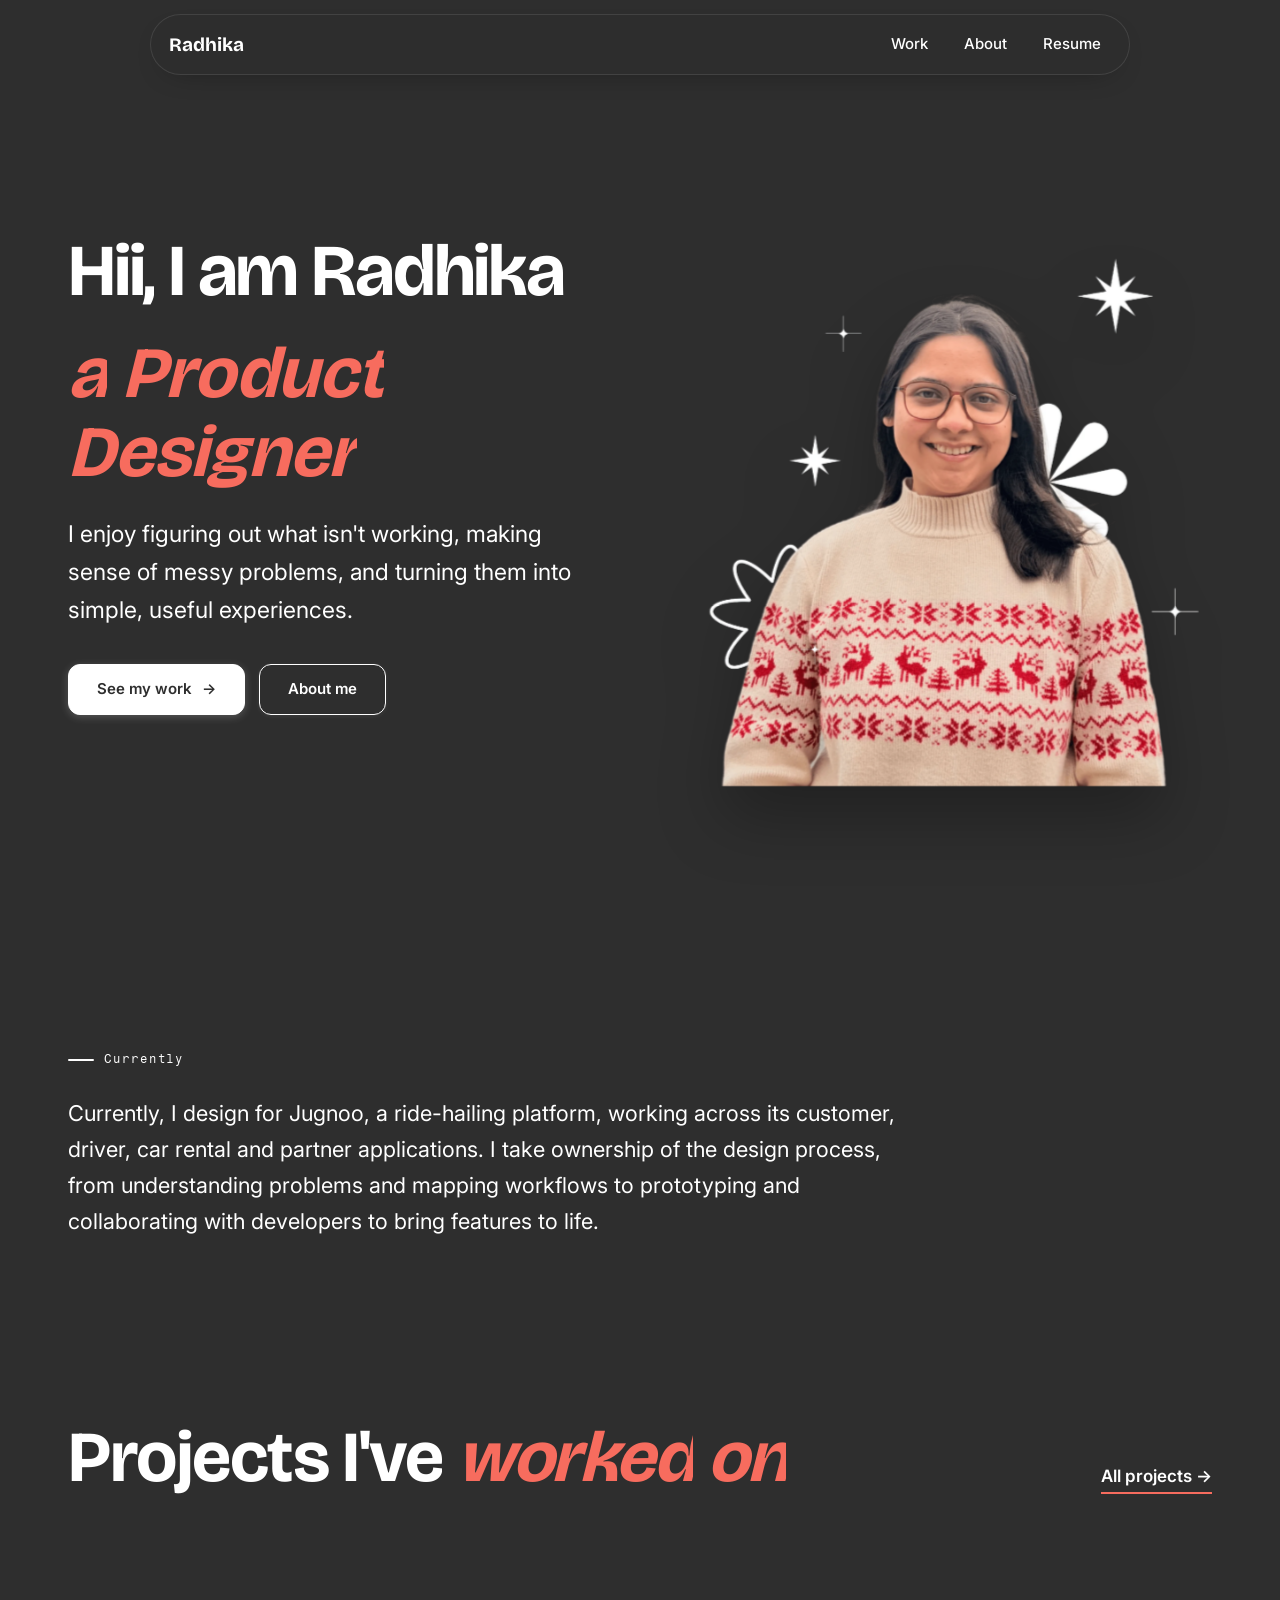
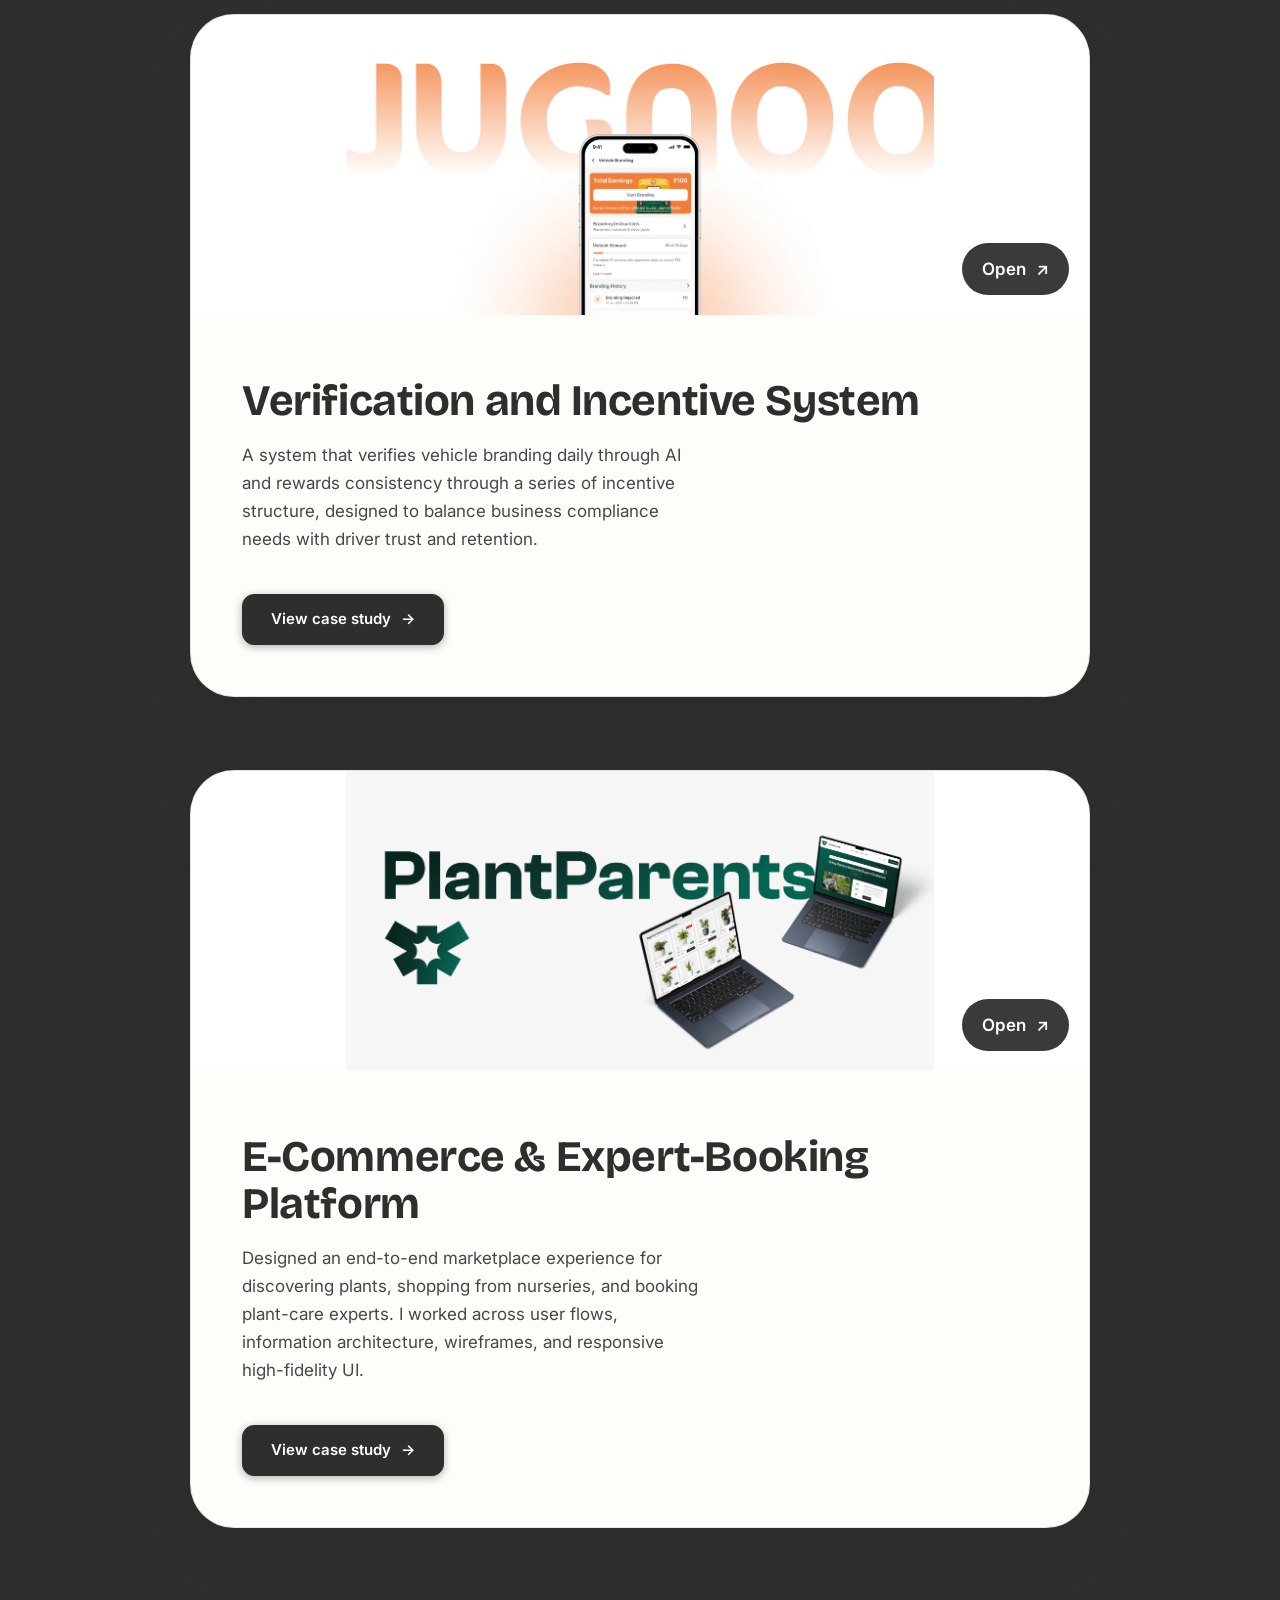
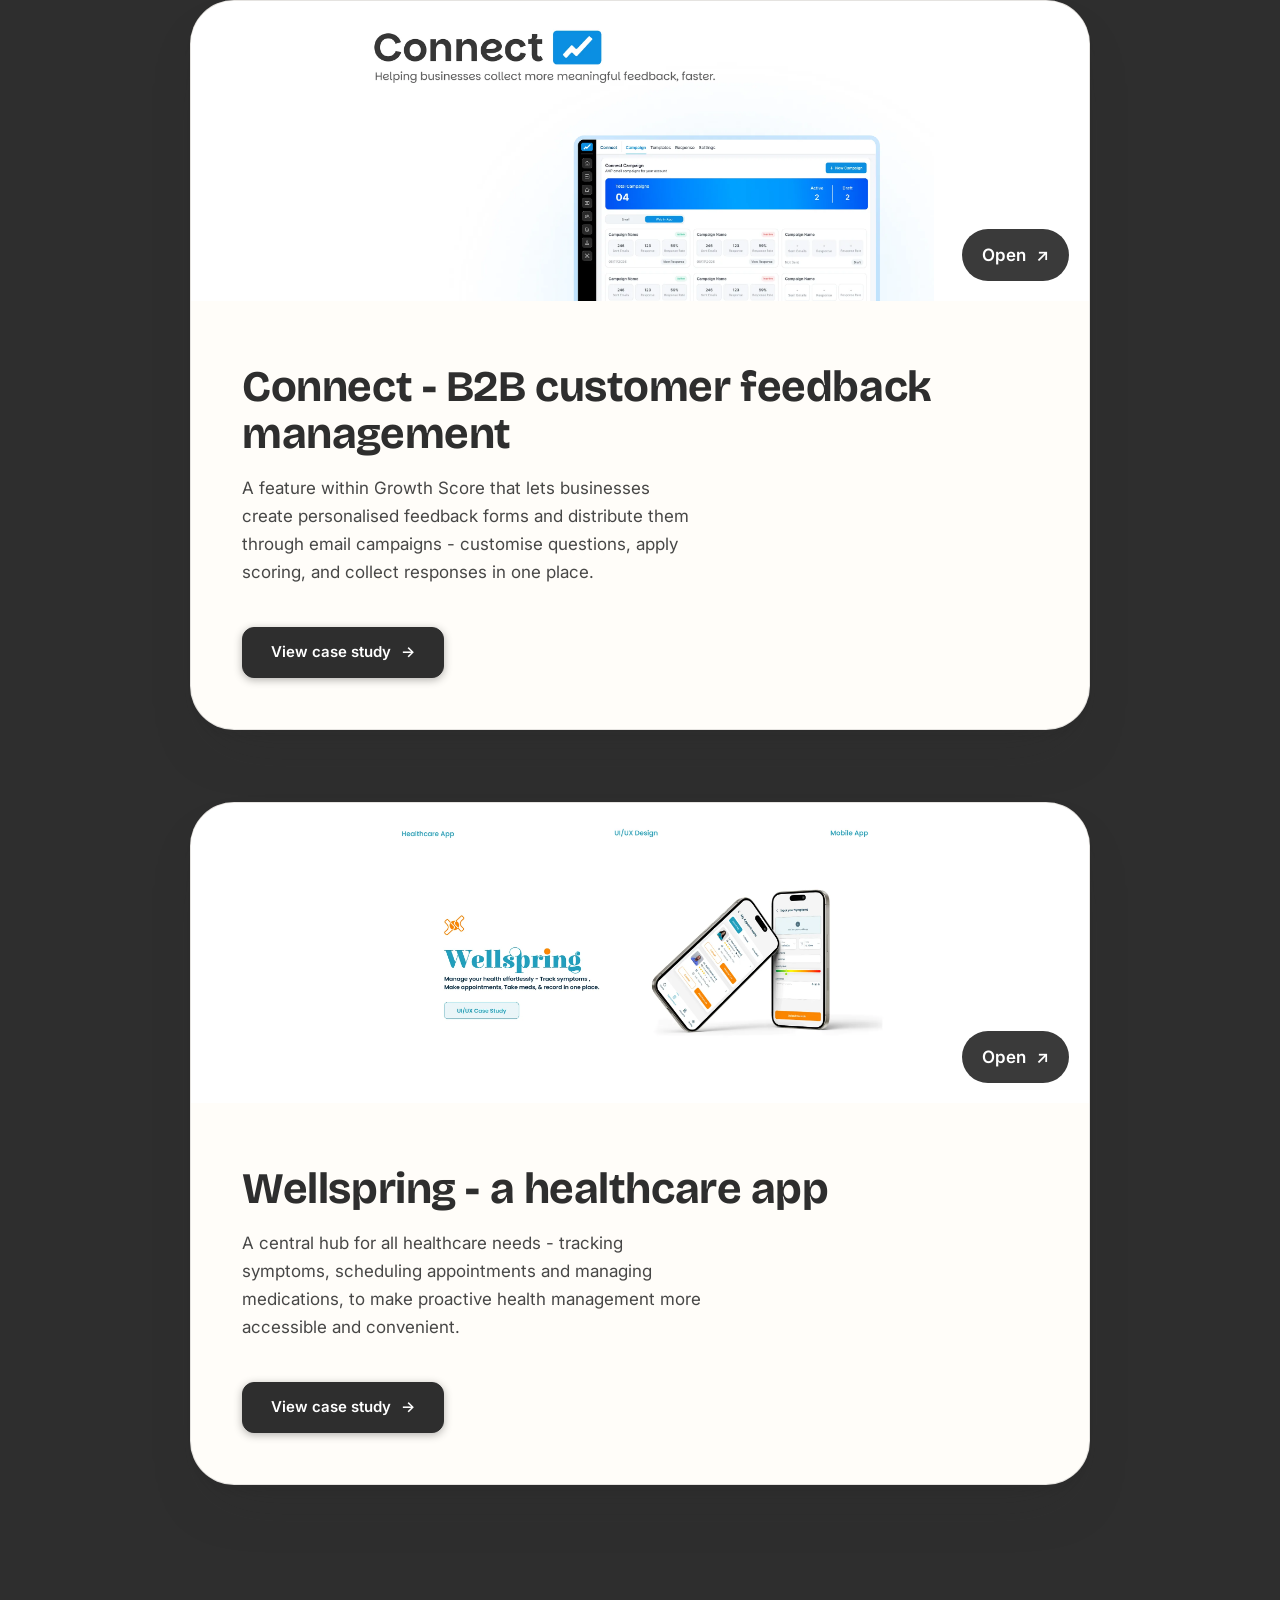
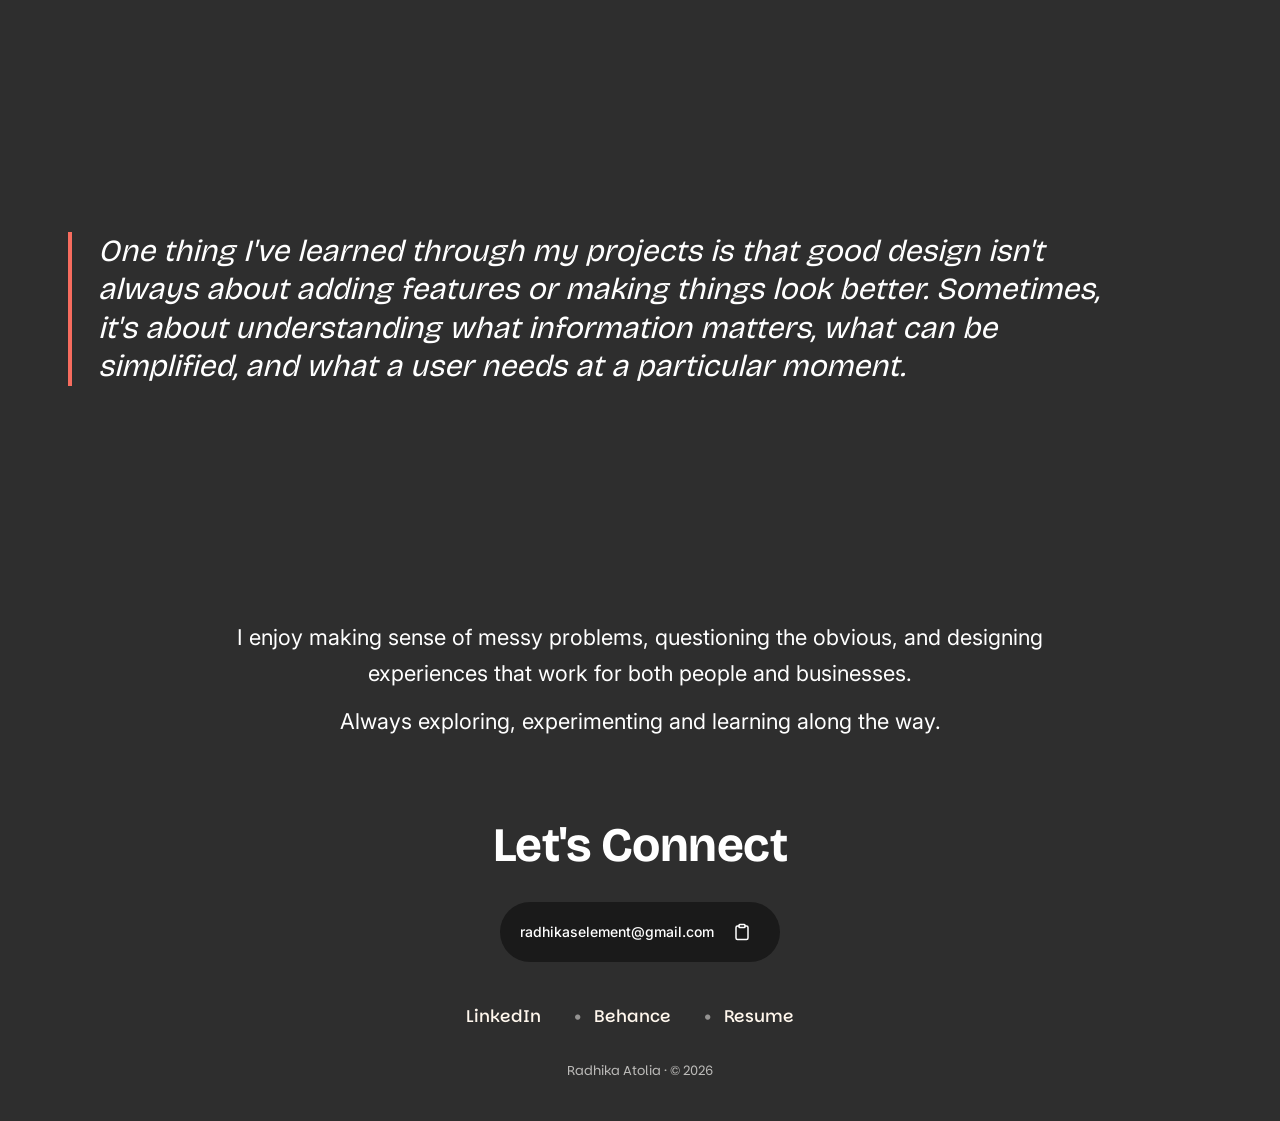
<file: index.html>
<!DOCTYPE html>
<html lang="en">
<head>
<meta charset="utf-8">
<meta name="viewport" content="width=device-width, initial-scale=1">
<meta name="theme-color" content="#F8F6F3">
<title>Radhika Atolia - Product Designer</title>
<meta name="description" content="Radhika Atolia is a product designer with 2.5+ years designing scalable B2B SaaS products. Case studies across mobile, web, e-commerce and design systems.">
<link rel="canonical" href="https://www.radhikaatolia.website/">
<meta property="og:type" content="website"><meta property="og:site_name" content="Radhika Atolia"><meta property="og:url" content="https://www.radhikaatolia.website/"><meta property="og:title" content="Radhika Atolia - Product Designer"><meta property="og:description" content="Hi, I am a Product designer - I design digital experiences">
<meta property="og:image" content="https://www.radhikaatolia.website/assets/og.jpg"><meta property="og:image:secure_url" content="https://www.radhikaatolia.website/assets/og.jpg"><meta property="og:image:type" content="image/jpeg"><meta property="og:image:width" content="1200"><meta property="og:image:height" content="630"><meta property="og:image:alt" content="Radhika Atolia - Product Designer">
<meta name="twitter:card" content="summary_large_image"><meta name="twitter:title" content="Radhika Atolia - Product Designer"><meta name="twitter:description" content="Hi, I am a Product designer - I design digital experiences"><meta name="twitter:image" content="https://www.radhikaatolia.website/assets/og.jpg">

<link rel="preconnect" href="https://fonts.googleapis.com"><link rel="preconnect" href="https://fonts.gstatic.com" crossorigin>
<link href="https://fonts.googleapis.com/css2?family=Bricolage+Grotesque:wght@400;500;600;700&family=Parkinsans:wght@400;500;600;700&family=Fragment+Mono&family=Inter:wght@400;500;600;700&display=swap" rel="stylesheet">
<link rel="icon" href="/favicon.ico" sizes="any"><link rel="icon" type="image/png" sizes="96x96" href="/assets/favicon-96.png"><link rel="apple-touch-icon" sizes="180x180" href="/assets/apple-touch-icon.png">
<link rel="stylesheet" href="styles.css">
<script type="application/ld+json">{"@context":"https://schema.org","@graph":[{"@type":"Person","@id":"https://www.radhikaatolia.website/#radhika","name":"Radhika Atolia","givenName":"Radhika","familyName":"Atolia","url":"https://www.radhikaatolia.website/","image":"https://www.radhikaatolia.website/assets/og.jpg","jobTitle":"Product Designer","description":"Product designer with 2.5+ years designing scalable B2B SaaS products. Currently designing Jugnoo at Jungleworks.","email":"mailto:radhikaselement@gmail.com","worksFor":{"@type":"Organization","name":"Jungleworks"},"address":{"@type":"PostalAddress","addressCountry":"IN"},"knowsAbout":["Product Design","UX Research","UI Design","B2B SaaS","Interaction Design","Design Systems","Figma","Prototyping"],"sameAs":["https://www.linkedin.com/in/radhikaatolia/","https://www.behance.net/radhikaselement"]},{"@type":"WebSite","@id":"https://www.radhikaatolia.website/#website","url":"https://www.radhikaatolia.website/","name":"Radhika Atolia","inLanguage":"en","publisher":{"@id":"https://www.radhikaatolia.website/#radhika"},"alternateName":"Radhika Atolia - Product Designer"},{"@type":"ProfilePage","@id":"https://www.radhikaatolia.website/#profile","url":"https://www.radhikaatolia.website/","name":"Radhika Atolia — Product Designer","isPartOf":{"@id":"https://www.radhikaatolia.website/#website"},"mainEntity":{"@id":"https://www.radhikaatolia.website/#radhika"}}]}</script>
</head>
<body>
<div class="progress"><i></i></div>
<header class="nav"><div class="nav__inner">
  <a href="/" class="nav__brand">Radhika</a>
  <nav class="nav__links"><a href="/work">Work</a><a href="/about">About</a><a href="https://drive.google.com/file/d/1Jq2FRqnfDB9zXBeFMFWMqm-A3XI-F7hZ/view?usp=drive_link" target="_blank" rel="noopener">Resume</a></nav>
  <button class="nav__toggle" aria-label="Menu">☰</button>
</div></header>

<section class="hero" id="top">
  <div class="wrap hero__grid">
    <div>
      <h1 class="hero__greeting" data-split style="color:#FFFFFF">Hii, I am Radhika</h1>
      <p class="hero__title" data-split><span class="hl">a Product Designer</span></p>
      <p class="hero__sub" data-reveal="up" style="--i:5">I enjoy figuring out what isn't working, making sense of messy problems, and turning them into simple, useful experiences.</p>
      <div class="hero__cta" data-reveal="up" style="--i:7"><a class="btn btn--orange" href="/work"><span>See my work</span><span class="arr">→</span></a><a class="btn btn--ghost" href="/about"><span>About me</span></a></div>
    </div>
    <div class="stage" aria-hidden="true"><div class="stage__in">
      <div class="layer me" data-depth="40"><img src="assets/framer/1HD21IDvVg0u5qWNxtKJqbgues.webp" width="2400" height="2673" alt="Radhika" decoding="async"></div>
    </div></div>
  </div>
</section>


<section class="sec statement" id="currently"><div class="wrap">
  <span class="eyebrow" data-reveal="up">Currently</span>
  <p class="lead" style="margin-top:26px;--i:2" data-reveal="up">Currently, I design for Jugnoo, a ride-hailing platform, working across its customer, driver, car rental and partner applications. I take ownership of the design process, from understanding problems and mapping workflows to prototyping and collaborating with developers to bring features to life.</p>
</div></section>


<section class="sec" id="work" style="padding-top:0"><div class="wrap">
  <div class="work-head"><div><h2 class="serif-title" style="margin-top:18px" data-split>Projects I've <em>worked on</em></h2></div>
  <a class="ilink" href="/work" data-reveal="up">All projects →</a></div>
  <div class="stack"><article class="scard" style="--n:0">
  <div class="scard__in">
    <a class="scard__media" href="/case-jugnoo" aria-label="Verification and Incentive System"><img src="assets/framer/rKOe2JHnERPyvkVrDf6527gXQ20.webp" width="2400" height="1225" alt="Verification and Incentive System" loading="lazy" decoding="async" style="object-fit:contain"><span class="badge">Open <span>↗</span></span></a>
    <div class="scard__txt">
      <div><h3>Verification and Incentive System</h3><p>A system that verifies vehicle branding daily through AI and rewards consistency through a series of incentive structure, designed to balance business compliance needs with driver trust and retention.</p></div>
      <div><a class="btn btn--secondary" href="/case-jugnoo"><span>View case study</span><span class="arr">→</span></a></div>
    </div>
  </div>
</article>
<article class="scard" style="--n:1">
  <div class="scard__in">
    <a class="scard__media" href="/case-plantparents" aria-label="E-Commerce &amp; Expert-Booking Platform"><img src="assets/framer/kE8fw0AakCNkQWW83Ua9I9Aoc8I.webp" width="2400" height="1225" alt="E-Commerce &amp; Expert-Booking Platform" loading="lazy" decoding="async" style="object-fit:contain"><span class="badge">Open <span>↗</span></span></a>
    <div class="scard__txt">
      <div><h3>E-Commerce &amp; Expert-Booking Platform</h3><p>Designed an end-to-end marketplace experience for discovering plants, shopping from nurseries, and booking plant-care experts. I worked across user flows, information architecture, wireframes, and responsive high-fidelity UI.</p></div>
      <div><a class="btn btn--secondary" href="/case-plantparents"><span>View case study</span><span class="arr">→</span></a></div>
    </div>
  </div>
</article>
<article class="scard" style="--n:2">
  <div class="scard__in">
    <a class="scard__media" href="/case-connect" aria-label="Connect - B2B customer feedback management"><img src="assets/behance/connect-b2b-feedback/01.webp" width="2000" height="1021" alt="Connect - B2B customer feedback management" loading="lazy" decoding="async" style="object-fit:contain"><span class="badge">Open <span>↗</span></span></a>
    <div class="scard__txt">
      <div><h3>Connect - B2B customer feedback management</h3><p>A feature within Growth Score that lets businesses create personalised feedback forms and distribute them through email campaigns - customise questions, apply scoring, and collect responses in one place.</p></div>
      <div><a class="btn btn--secondary" href="/case-connect"><span>View case study</span><span class="arr">→</span></a></div>
    </div>
  </div>
</article>
<article class="scard" style="--n:3">
  <div class="scard__in">
    <a class="scard__media" href="/case-wellspring" aria-label="Wellspring - a healthcare app"><img src="assets/behance/wellspring-healthcare/01.webp" width="2000" height="1125" alt="Wellspring - a healthcare app" loading="lazy" decoding="async" style="object-fit:contain"><span class="badge">Open <span>↗</span></span></a>
    <div class="scard__txt">
      <div><h3>Wellspring - a healthcare app</h3><p>A central hub for all healthcare needs - tracking symptoms, scheduling appointments and managing medications, to make proactive health management more accessible and convenient.</p></div>
      <div><a class="btn btn--secondary" href="/case-wellspring"><span>View case study</span><span class="arr">→</span></a></div>
    </div>
  </div>
</article>
</div>
</div></section>


<section class="sec" style="padding:clamp(56px,8vw,100px) 0"><div class="wrap">
  <blockquote class="quote" style="font-size:clamp(20px,2.4vw,32px);max-width:52ch" data-reveal="up">One thing I've learned through my projects is that good design isn't always about adding features or making things look better. Sometimes, it's about understanding what information matters, what can be simplified, and what a user needs at a particular moment.</blockquote>
</div></section>

<section class="sec" style="padding:clamp(56px,8vw,100px) 0 0"><div class="wrap" style="text-align:center">
  <p class="lead" style="margin:0 auto" data-reveal="up">I enjoy making sense of messy problems, questioning the obvious, and designing experiences that work for both people and businesses.</p>
  <p class="lead" style="margin:12px auto 0;--i:1" data-reveal="up">Always exploring, experimenting and learning along the way.</p>
</div></section>


<footer class="footer"><div class="wrap">
  <h2 class="footer__title">Let's Connect</h2>
  <div class="footer__email">
    <span class="email-text">radhikaselement@gmail.com</span>
    <button class="email-copy" title="Copy email" aria-label="Copy email">
      <svg width="20" height="20" viewBox="0 0 24 24" fill="none" stroke="currentColor" stroke-width="2" stroke-linecap="round" stroke-linejoin="round">
        <path d="M16 4h2a2 2 0 0 1 2 2v14a2 2 0 0 1-2 2H6a2 2 0 0 1-2-2V6a2 2 0 0 1 2-2h2"></path>
        <rect x="8" y="2" width="8" height="4" rx="1" ry="1"></rect>
      </svg>
    </button>
  </div>
  <div class="footer__links">
    <a href="https://www.linkedin.com/in/radhikaatolia/" target="_blank" rel="noopener" class="social-link"><span>LinkedIn</span><span class="arrow">↗</span></a>
    <span class="dot">•</span>
    <a href="https://www.behance.net/radhikaselement" target="_blank" rel="noopener" class="social-link"><span>Behance</span><span class="arrow">↗</span></a>
    <span class="dot">•</span>
    <a href="https://drive.google.com/file/d/1Jq2FRqnfDB9zXBeFMFWMqm-A3XI-F7hZ/view?usp=drive_link" target="_blank" rel="noopener" class="social-link"><span>Resume</span><span class="arrow">↗</span></a>
  </div>
  <p class="footer__note">Radhika Atolia · © <span id="yr"></span></p>
</div></footer>

<script src="script.js"></script>
</body>
</html>
</file>
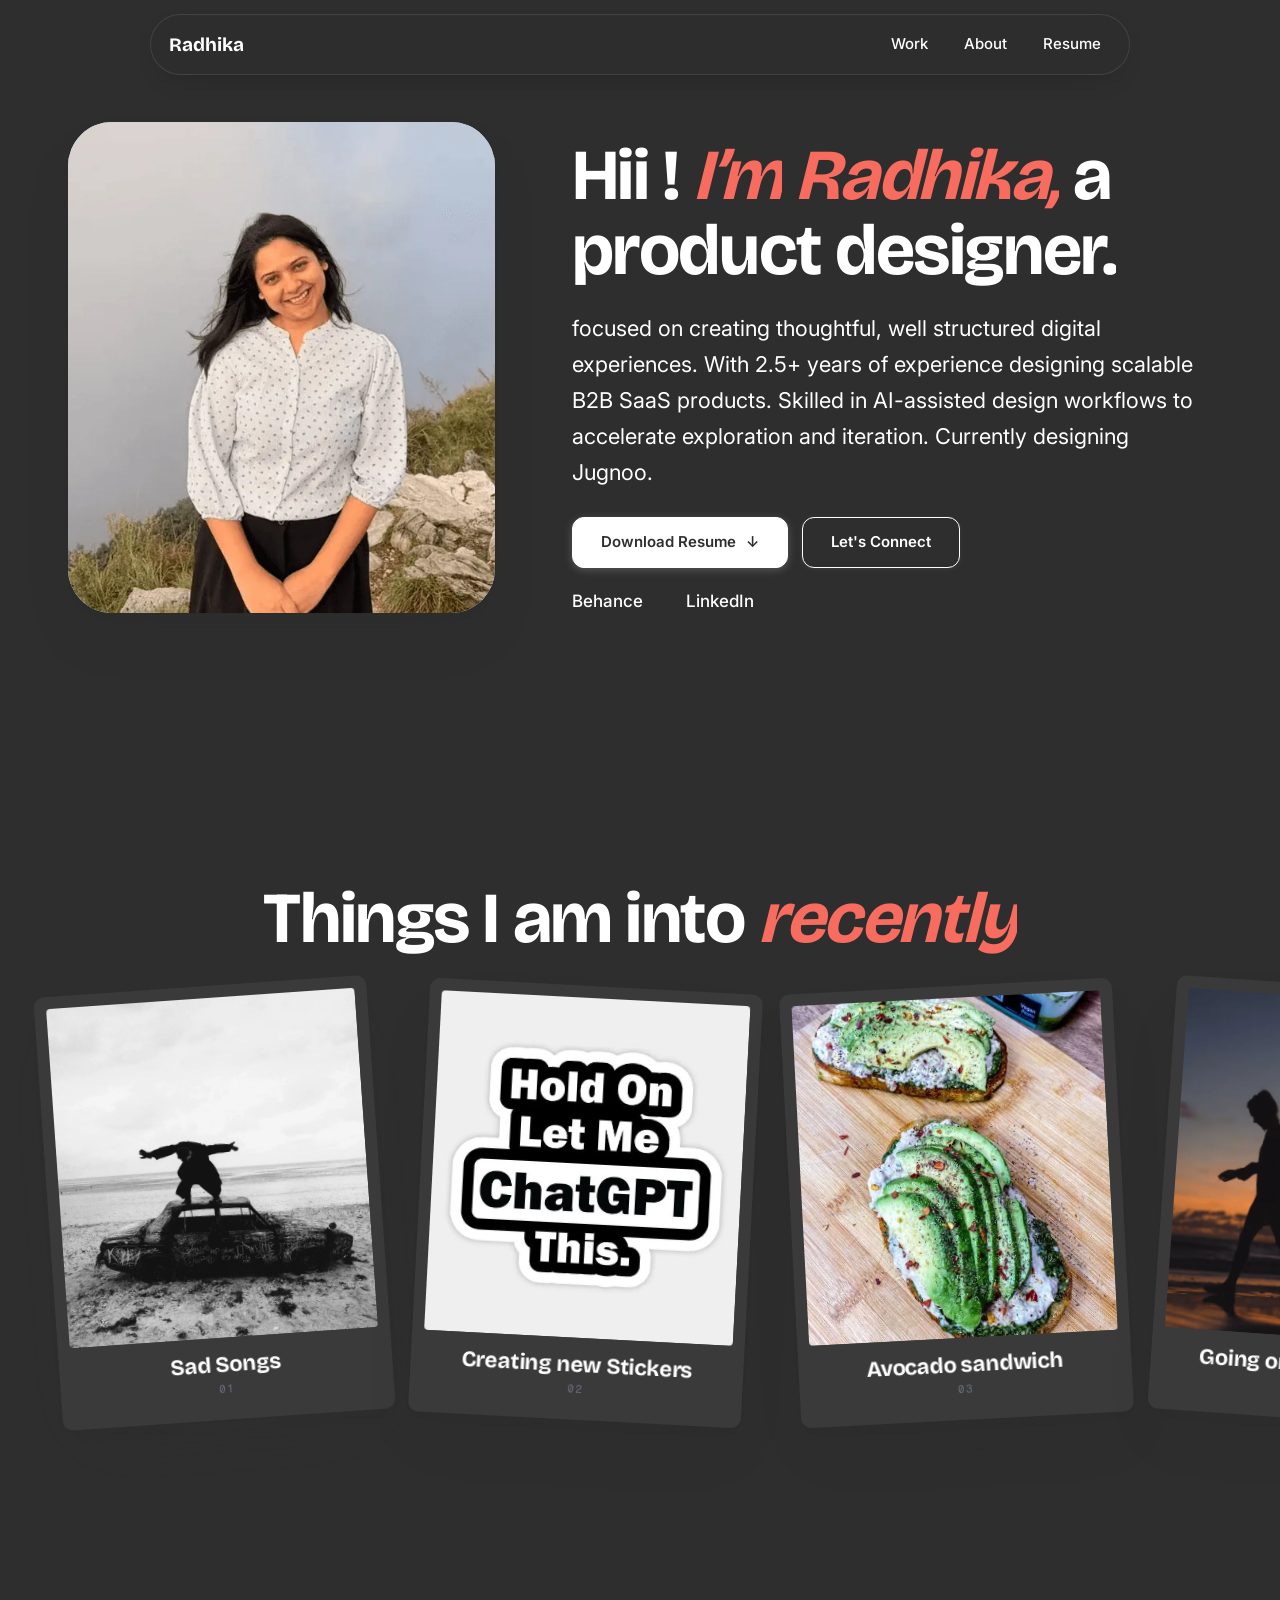
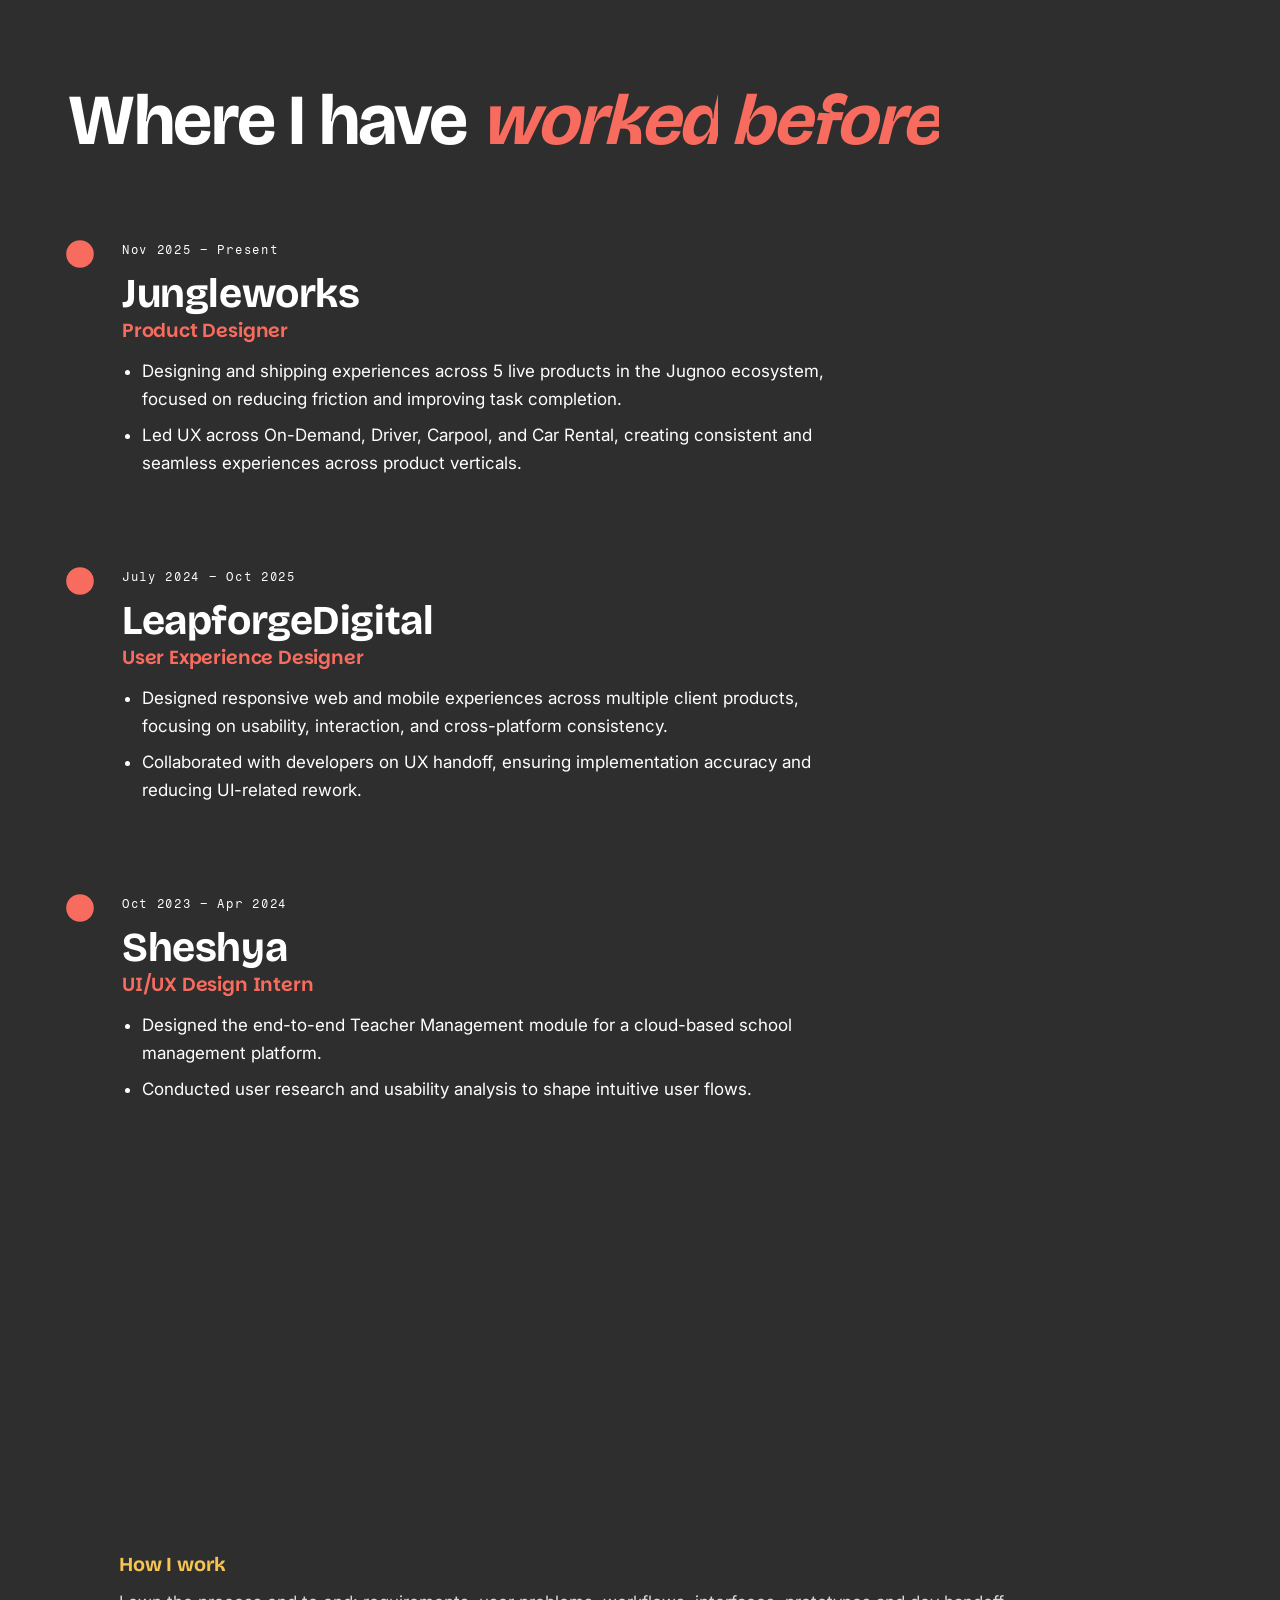
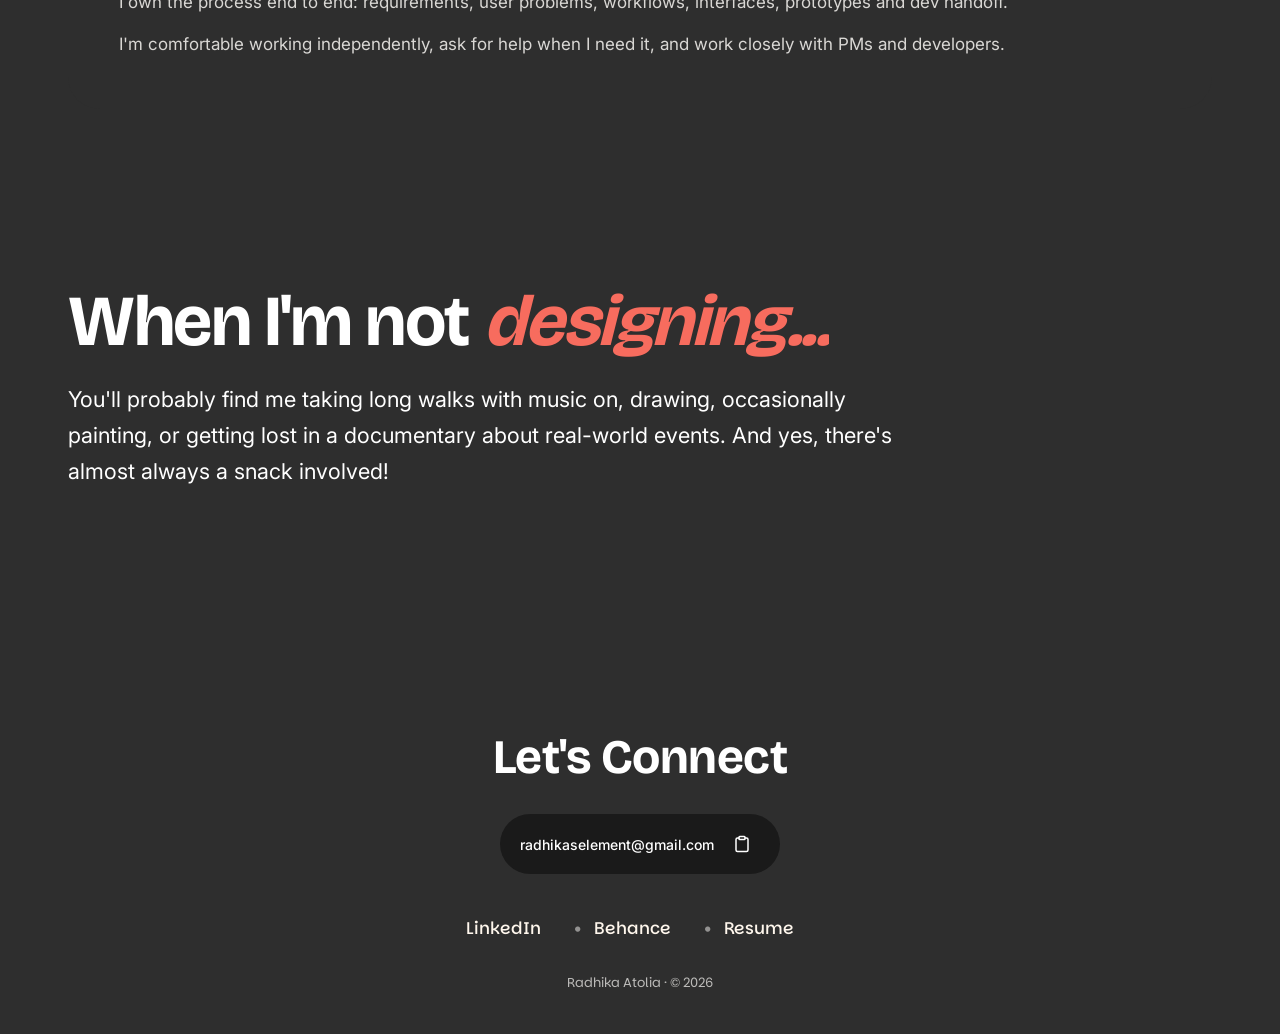
<file: about.html>
<!DOCTYPE html>
<html lang="en">
<head>
<meta charset="utf-8">
<meta name="viewport" content="width=device-width, initial-scale=1">
<meta name="theme-color" content="#F8F6F3">
<title>About - Radhika Atolia</title>
<meta name="description" content="Radhika is a product designer with 2.5+ years of experience designing scalable B2B SaaS products. Currently designing Jugnoo.">
<link rel="canonical" href="https://www.radhikaatolia.website/about">
<meta property="og:type" content="website"><meta property="og:site_name" content="Radhika Atolia"><meta property="og:url" content="https://www.radhikaatolia.website/about"><meta property="og:title" content="About - Radhika Atolia"><meta property="og:description" content="Radhika is a product designer with 2.5+ years of experience designing scalable B2B SaaS products. Currently designing Jugnoo.">
<meta property="og:image" content="https://www.radhikaatolia.website/assets/og.jpg"><meta property="og:image:secure_url" content="https://www.radhikaatolia.website/assets/og.jpg"><meta property="og:image:type" content="image/jpeg"><meta property="og:image:width" content="1200"><meta property="og:image:height" content="630"><meta property="og:image:alt" content="About - Radhika Atolia">
<meta name="twitter:card" content="summary_large_image"><meta name="twitter:title" content="About - Radhika Atolia"><meta name="twitter:description" content="Radhika is a product designer with 2.5+ years of experience designing scalable B2B SaaS products. Currently designing Jugnoo."><meta name="twitter:image" content="https://www.radhikaatolia.website/assets/og.jpg">

<link rel="preconnect" href="https://fonts.googleapis.com"><link rel="preconnect" href="https://fonts.gstatic.com" crossorigin>
<link href="https://fonts.googleapis.com/css2?family=Bricolage+Grotesque:wght@400;500;600;700&family=Parkinsans:wght@400;500;600;700&family=Fragment+Mono&family=Inter:wght@400;500;600;700&display=swap" rel="stylesheet">
<link rel="icon" href="/favicon.ico" sizes="any"><link rel="icon" type="image/png" sizes="96x96" href="/assets/favicon-96.png"><link rel="apple-touch-icon" sizes="180x180" href="/assets/apple-touch-icon.png">
<link rel="stylesheet" href="styles.css">
<script type="application/ld+json">{"@context":"https://schema.org","@graph":[{"@type":"WebPage","url":"https://www.radhikaatolia.website/about","name":"About - Radhika Atolia","about":{"@id":"https://www.radhikaatolia.website/#radhika"},"isPartOf":{"@id":"https://www.radhikaatolia.website/#website"}},{"@type":"Person","@id":"https://www.radhikaatolia.website/#radhika","name":"Radhika Atolia"}]}</script>
</head>
<body>
<div class="progress"><i></i></div>
<header class="nav"><div class="nav__inner">
  <a href="/" class="nav__brand">Radhika</a>
  <nav class="nav__links"><a href="/work">Work</a><a href="/about">About</a><a href="https://drive.google.com/file/d/1Jq2FRqnfDB9zXBeFMFWMqm-A3XI-F7hZ/view?usp=drive_link" target="_blank" rel="noopener">Resume</a></nav>
  <button class="nav__toggle" aria-label="Menu">☰</button>
</div></header>
<section class="page-hero"><div class="wrap about-tz">
  <div class="portrait" data-tilt="8" data-reveal="scale"><div class="portrait__card" data-tilt-in><img src="assets/framer/EwWAE1s8zDBKUvnxB2yL0X7hWgc.webp" width="603" height="667" alt="Radhika" decoding="async"></div></div>
  <div><h1 class="serif-title" style="margin:18px 0 24px; color:#FFFFFF" data-split>Hii ! <em>I’m Radhika,</em> a product designer.</h1>
   <p class="lead" data-reveal="up" style="--i:3">focused on creating thoughtful, well structured digital experiences. With 2.5+ years of experience designing scalable B2B SaaS products. Skilled in AI-assisted design workflows to accelerate exploration and iteration. Currently designing Jugnoo.</p>
   <div class="hero__cta" data-reveal="up" style="--i:5;margin-top:26px"><a class="btn btn--orange" href="https://drive.google.com/file/d/1Jq2FRqnfDB9zXBeFMFWMqm-A3XI-F7hZ/view?usp=drive_link" target="_blank" rel="noopener"><span>Download Resume</span><span class="arr">↓</span></a><a class="btn btn--ghost" href="https://mail.google.com/mail/?view=cm&fs=1&to=radhikaselement@gmail.com&su=Hii%20Radhika%2C%20we%20would%20like%20to%20discuss%20your%20availability!" target="_blank" rel="noopener"><span>Let's Connect</span></a></div>
   <div style="display:flex;gap:24px;margin-top:20px;align-items:center" data-reveal="up" style="--i:6"><a href="https://www.behance.net/radhikaselement" target="_blank" rel="noopener" class="social-link"><span>Behance</span><span class="arrow">↗</span></a><a href="https://www.linkedin.com/in/radhikaatolia/" target="_blank" rel="noopener" class="social-link"><span>LinkedIn</span><span class="arrow">↗</span></a></div></div>
</div></section>

<section class="hscroll" style="--n:6"><div class="hscroll__pin">
  <div class="wrap hscroll__head"><h2 class="serif-title" style="margin-top:16px; color:#FFFFFF" data-split>Things I am into <em>recently</em></h2></div>
  <div class="hscroll__track"><div class="like sad"><div class="like__card" style="--r:-4deg"><img src="assets/framer/KC80iCPjWvtdPz54VskWxuOo4kI.webp" width="1000" height="1000" alt="Sad Songs" loading="lazy" decoding="async"><h4>Sad Songs</h4><span class="no">01</span></div></div><div class="like "><div class="like__card" style="--r:3deg"><img src="assets/framer/33oMeuZudc2ErkmciG1owvxt8k.webp" width="630" height="630" alt="Creating new Stickers" loading="lazy" decoding="async"><h4>Creating new Stickers</h4><span class="no">02</span></div></div><div class="like "><div class="like__card" style="--r:-3deg"><img src="assets/framer/DaV8kbaZk6IeuLTkaIp42t6XUv8.webp" width="480" height="640" alt="Avocado sandwich" loading="lazy" decoding="async"><h4>Avocado sandwich</h4><span class="no">03</span></div></div><div class="like "><div class="like__card" style="--r:4deg"><img src="assets/framer/cPLMoAh4X12bc6mZceBm4EI8uQ.webp" width="911" height="757" alt="Going on sunset walks" loading="lazy" decoding="async"><h4>Going on sunset walks</h4><span class="no">04</span></div></div><div class="like "><div class="like__card" style="--r:-4deg"><img src="assets/framer/Xep7AL0114mm5hafmjMNYUKfVRg.webp" width="812" height="773" alt="Drawing with oil pastels" loading="lazy" decoding="async"><h4>Drawing with oil pastels</h4><span class="no">05</span></div></div><div class="like "><div class="like__card" style="--r:3deg"><img src="assets/framer/1oBUwEkinIyPIHAH5ORt99Q7mfQ.webp" width="802" height="642" alt="Boba tea" loading="lazy" decoding="async"><h4>Boba tea</h4><span class="no">06</span></div></div></div>
</div></section>

<section class="sec"><div class="wrap">
  <h2 class="serif-title" style="margin-top:18px; color:#FFFFFF" data-split>Where I have <em>worked before</em></h2>
  <div class="tl"><div class="tl__line"><i></i></div><div class="job"><span class="job__date">Nov 2025 – Present</span><h3>Jungleworks</h3><h4>Product Designer</h4><ul><li>Designing and shipping experiences across 5 live products in the Jugnoo ecosystem, focused on reducing friction and improving task completion.</li><li>Led UX across On-Demand, Driver, Carpool, and Car Rental, creating consistent and seamless experiences across product verticals.</li></ul></div><div class="job"><span class="job__date">July 2024 – Oct 2025</span><h3>LeapforgeDigital</h3><h4>User Experience Designer</h4><ul><li>Designed responsive web and mobile experiences across multiple client products, focusing on usability, interaction, and cross-platform consistency.</li><li>Collaborated with developers on UX handoff, ensuring implementation accuracy and reducing UI-related rework.</li></ul></div><div class="job"><span class="job__date">Oct 2023 – Apr 2024</span><h3>Sheshya</h3><h4>UI/UX Design Intern</h4><ul><li>Designed the end-to-end Teacher Management module for a cloud-based school management platform.</li><li>Conducted user research and usability analysis to shape intuitive user flows.</li></ul></div></div>
</div></section>

<section class="sec"><div class="wrap">
  <div class="callout" data-reveal="up">
    <h3>How I work</h3>
    <p style="margin-bottom:14px">I own the process end to end: requirements, user problems, workflows, interfaces, prototypes and dev handoff.</p>
    <p>I'm comfortable working independently, ask for help when I need it, and work closely with PMs and developers.</p>
  </div>
</div></section>

<section class="sec" style="padding-top:0"><div class="wrap">
  <h2 class="serif-title" style="color:#FFFFFF" data-split>When I'm not <em>designing...</em></h2>
  <p class="lead" style="margin-top:24px;--i:3" data-reveal="up">You'll probably find me taking long walks with music on, drawing, occasionally painting, or getting lost in a documentary about real-world events. And yes, there's almost always a snack involved!</p>
</div></section>

<footer class="footer"><div class="wrap">
  <h2 class="footer__title">Let's Connect</h2>
  <div class="footer__email">
    <span class="email-text">radhikaselement@gmail.com</span>
    <button class="email-copy" title="Copy email" aria-label="Copy email">
      <svg width="20" height="20" viewBox="0 0 24 24" fill="none" stroke="currentColor" stroke-width="2" stroke-linecap="round" stroke-linejoin="round">
        <path d="M16 4h2a2 2 0 0 1 2 2v14a2 2 0 0 1-2 2H6a2 2 0 0 1-2-2V6a2 2 0 0 1 2-2h2"></path>
        <rect x="8" y="2" width="8" height="4" rx="1" ry="1"></rect>
      </svg>
    </button>
  </div>
  <div class="footer__links">
    <a href="https://www.linkedin.com/in/radhikaatolia/" target="_blank" rel="noopener" class="social-link"><span>LinkedIn</span><span class="arrow">↗</span></a>
    <span class="dot">•</span>
    <a href="https://www.behance.net/radhikaselement" target="_blank" rel="noopener" class="social-link"><span>Behance</span><span class="arrow">↗</span></a>
    <span class="dot">•</span>
    <a href="https://drive.google.com/file/d/1Jq2FRqnfDB9zXBeFMFWMqm-A3XI-F7hZ/view?usp=drive_link" target="_blank" rel="noopener" class="social-link"><span>Resume</span><span class="arrow">↗</span></a>
  </div>
  <p class="footer__note">Radhika Atolia · © <span id="yr"></span></p>
</div></footer>
<div class="toast" role="status"></div>
<button class="totop" aria-label="Back to top">↑</button>
<script src="script.js"></script>
</body></html>
</file>
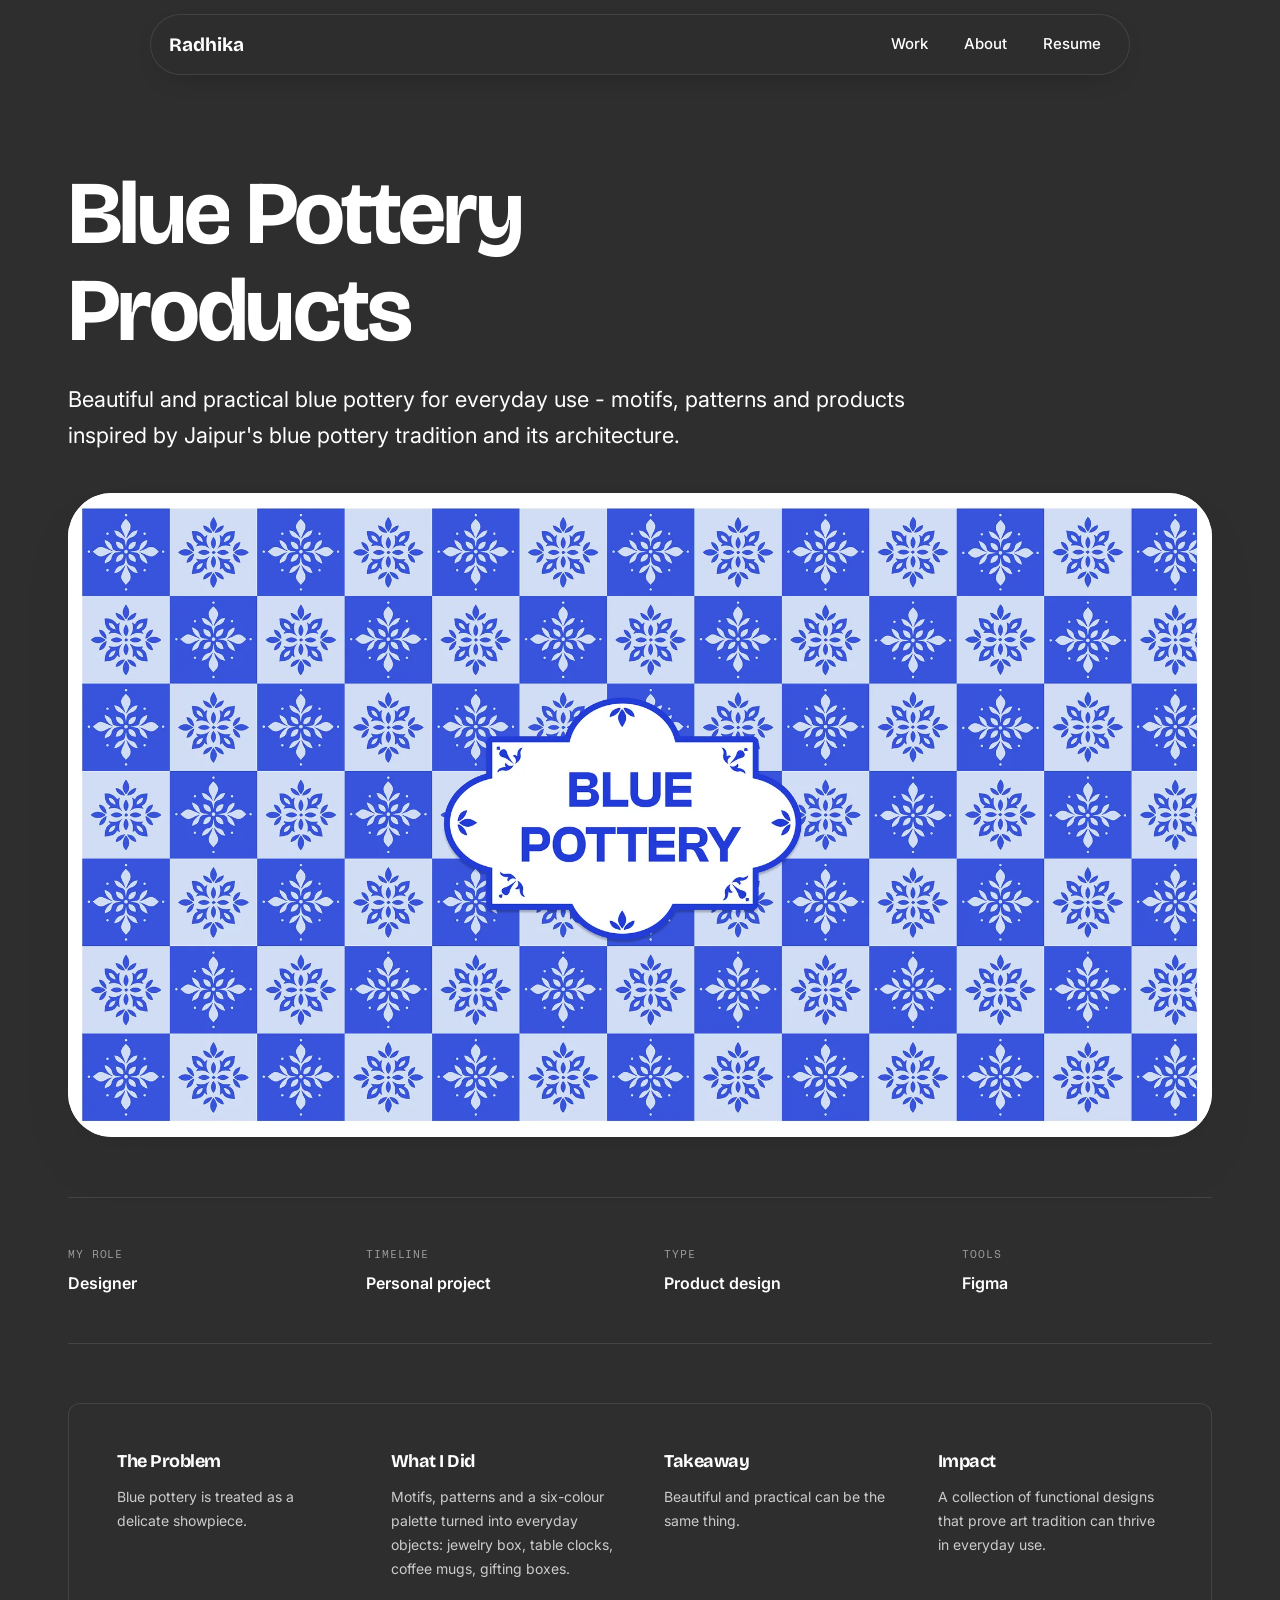
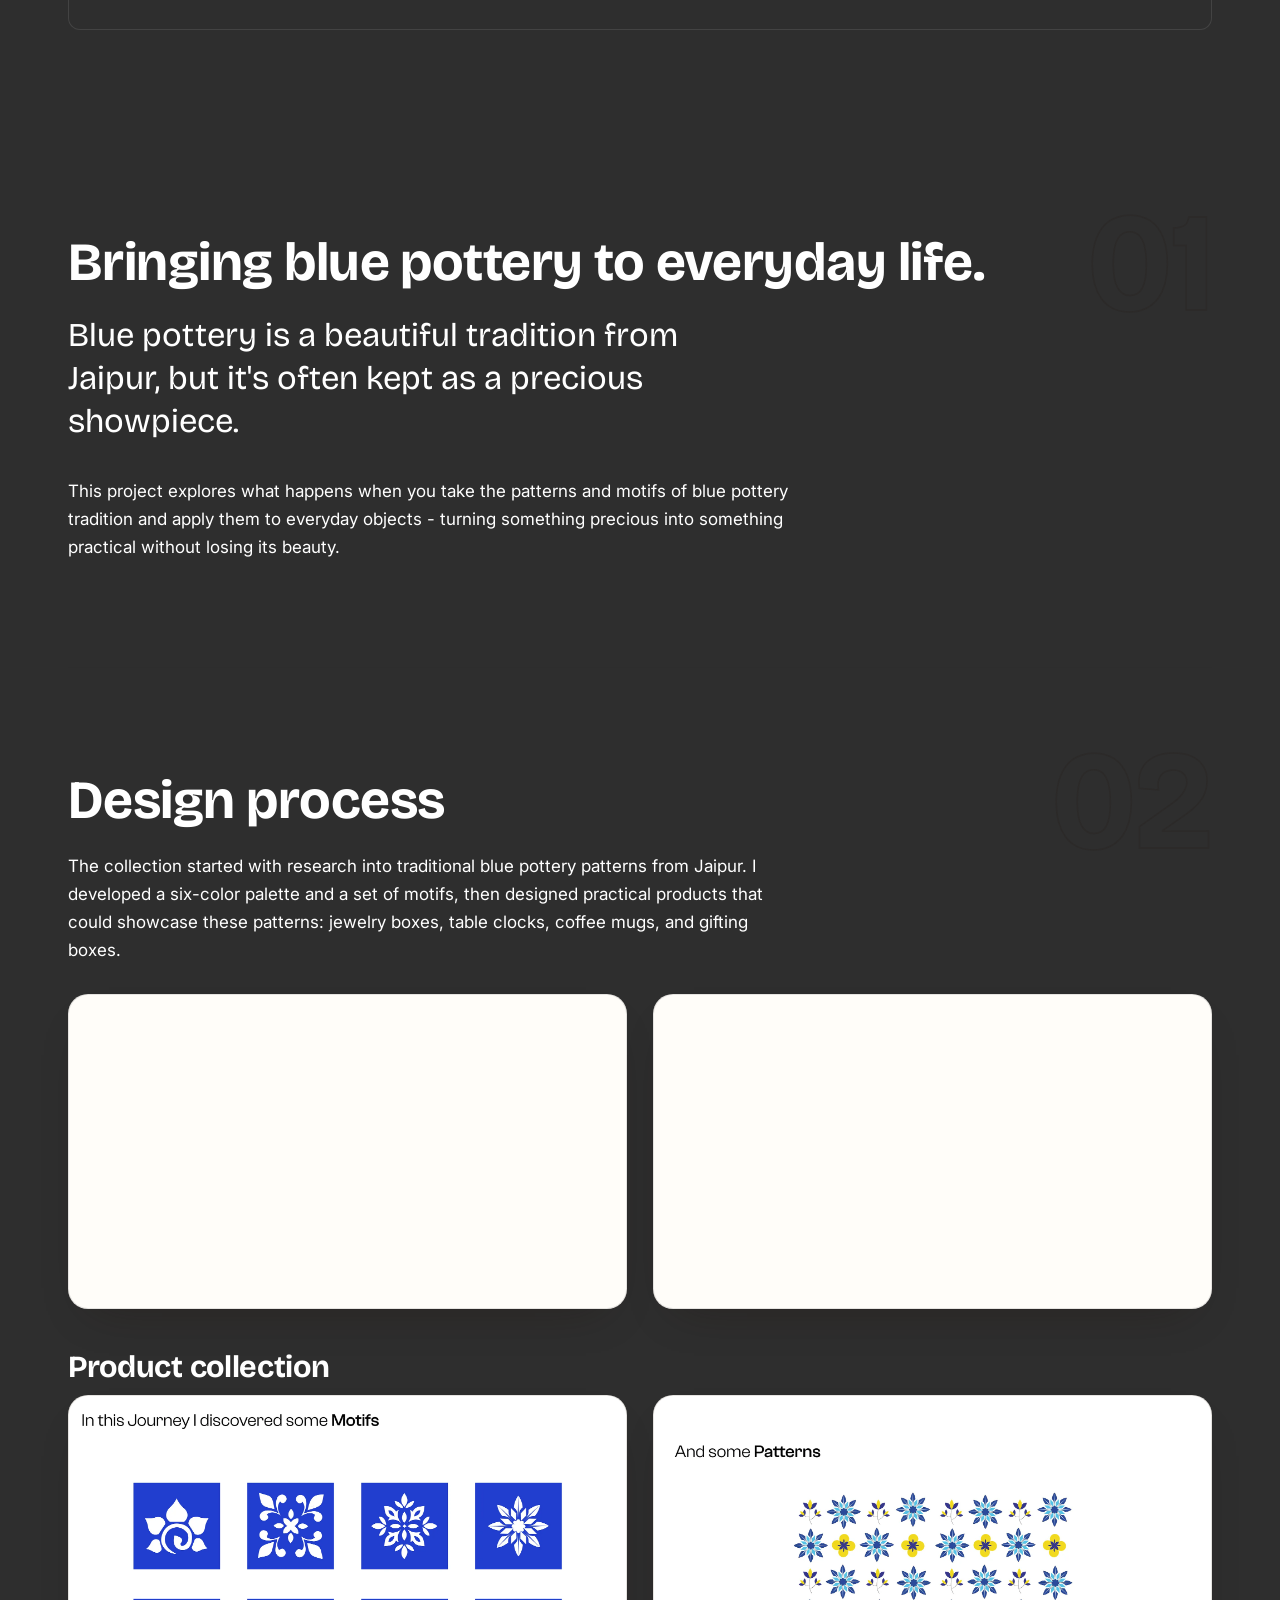
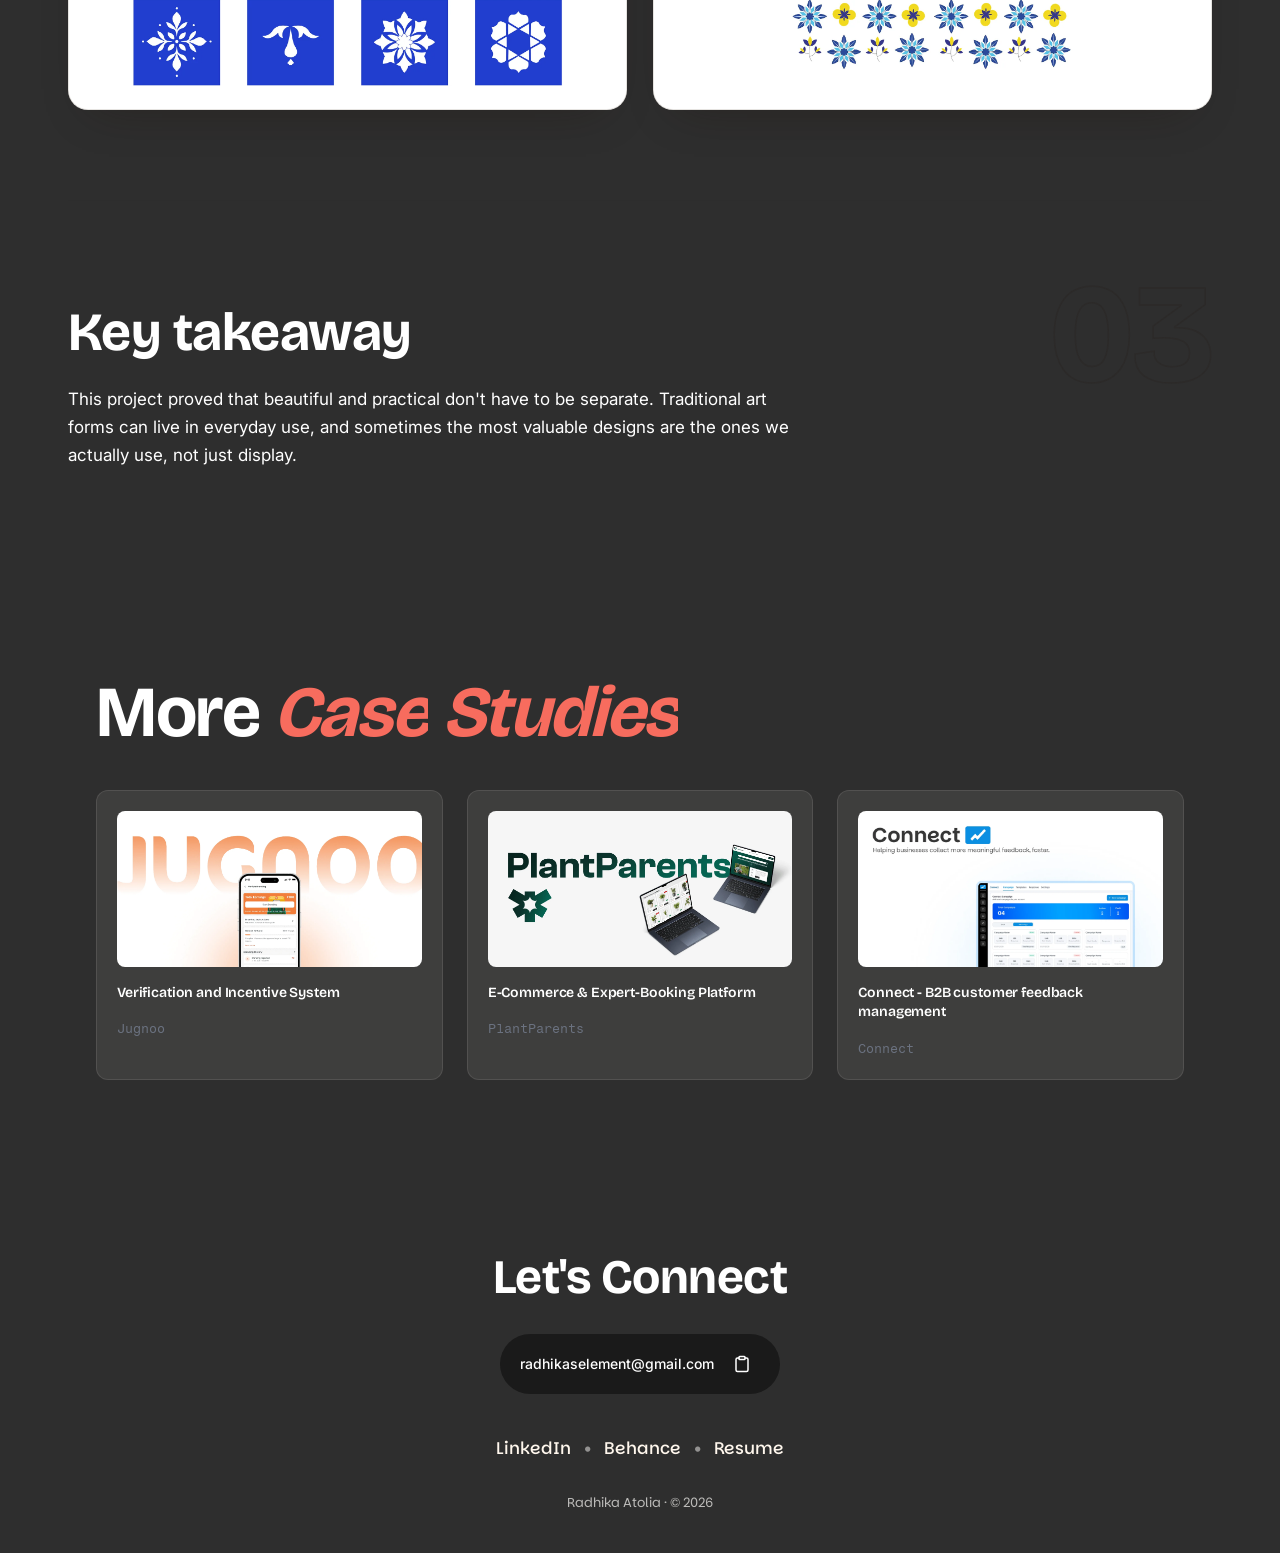
<file: case-blue-pottery.html>
<!DOCTYPE html>
<html lang="en">
<head>
<meta charset="utf-8">
<meta name="viewport" content="width=device-width, initial-scale=1">
<meta name="theme-color" content="#F8F6F3">
<title>Blue Pottery Products - Radhika Atolia</title>
<meta name="description" content="Beautiful and practical blue pottery for everyday use - motifs, patterns and products inspired by Jaipur's blue pottery tradition and its architecture.">
<link rel="canonical" href="https://www.radhikaatolia.website/case-blue-pottery">
<meta property="og:type" content="article"><meta property="og:site_name" content="Radhika Atolia"><meta property="og:locale" content="en_US"><meta property="og:url" content="https://www.radhikaatolia.website/case-blue-pottery"><meta property="og:title" content="Blue Pottery Products - Radhika Atolia"><meta property="og:description" content="Beautiful and practical blue pottery for everyday use - motifs, patterns and products inspired by Jaipur's blue pottery tradition and its architecture.">
<meta property="og:image" content="https://www.radhikaatolia.website/assets/og/blue-pottery.jpg"><meta property="og:image:secure_url" content="https://www.radhikaatolia.website/assets/og/blue-pottery.jpg"><meta property="og:image:type" content="image/jpeg"><meta property="og:image:width" content="1200"><meta property="og:image:height" content="630"><meta property="og:image:alt" content="Blue Pottery Products - Radhika Atolia">
<meta name="twitter:card" content="summary_large_image"><meta name="twitter:title" content="Blue Pottery Products - Radhika Atolia"><meta name="twitter:description" content="Beautiful and practical blue pottery for everyday use - motifs, patterns and products inspired by Jaipur's blue pottery tradition and its architecture."><meta name="twitter:image" content="https://www.radhikaatolia.website/assets/og/blue-pottery.jpg">

<link rel="preconnect" href="https://fonts.googleapis.com"><link rel="preconnect" href="https://fonts.gstatic.com" crossorigin>
<link href="https://fonts.googleapis.com/css2?family=Bricolage+Grotesque:wght@400;500;600;700&family=Parkinsans:wght@400;500;600;700&family=Fragment+Mono&family=Inter:wght@400;500;600;700&display=swap" rel="stylesheet">
<link rel="icon" href="/favicon.ico" sizes="any"><link rel="icon" type="image/png" sizes="96x96" href="/assets/favicon-96.png"><link rel="apple-touch-icon" sizes="180x180" href="/assets/apple-touch-icon.png">
<link rel="stylesheet" href="styles.css">
<script type="application/ld+json">{"@context":"https://schema.org","@graph":[{"@type":"CreativeWork","@id":"https://www.radhikaatolia.website/case-blue-pottery#work","url":"https://www.radhikaatolia.website/case-blue-pottery","name":"Blue Pottery Products","abstract":"Beautiful and practical blue pottery for everyday use — motifs, patterns and products inspired by Jaipur's blue pottery tradition and its architecture.","image":"https://www.radhikaatolia.website/assets/og/blue-pottery.jpg","creator":{"@id":"https://www.radhikaatolia.website/#radhika"},"author":{"@id":"https://www.radhikaatolia.website/#radhika"},"inLanguage":"en","genre":"Product Design"},{"@type":"Person","@id":"https://www.radhikaatolia.website/#radhika","name":"Radhika Atolia","jobTitle":"Product Designer","url":"https://www.radhikaatolia.website/","sameAs":["https://www.linkedin.com/in/radhikaatolia/","https://www.behance.net/radhikaselement"]},{"@type":"BreadcrumbList","itemListElement":[{"@type":"ListItem","position":1,"name":"Home","item":"https://www.radhikaatolia.website/"},{"@type":"ListItem","position":2,"name":"Work","item":"https://www.radhikaatolia.website/work"},{"@type":"ListItem","position":3,"name":"Blue Pottery Products","item":"https://www.radhikaatolia.website/case-blue-pottery"}]}]}</script>
</head>
<body>
<div class="progress"><i></i></div>
<header class="nav"><div class="nav__inner">
  <a href="/" class="nav__brand">Radhika</a>
  <nav class="nav__links"><a href="/work">Work</a><a href="/about">About</a><a href="https://drive.google.com/file/d/1Jq2FRqnfDB9zXBeFMFWMqm-A3XI-F7hZ/view?usp=drive_link" target="_blank" rel="noopener">Resume</a></nav>
  <button class="nav__toggle" aria-label="Menu">☰</button>
</div></header>

<article>
<!-- COVER & METADATA SECTION -->
<section class="cs-hero" style="--pc:#E8F0FF"><div class="wrap">
 <h1 data-split>Blue Pottery Products</h1>
 <p class="lead" data-reveal="up" style="--i:2">Beautiful and practical blue pottery for everyday use - motifs, patterns and products inspired by Jaipur's blue pottery tradition and its architecture.</p>

 <div class="cs-cover" data-reveal="scale" style="margin:40px 0"><div class="cs-cover__in" style="background:#fff"><img src="assets/behance/blue-pottery/01.webp" width="2000" height="1125" alt="Blue Pottery Products" decoding="async"></div></div>

 <div class="cs-metadata" data-reveal="up"><div><small>My role</small><b>Designer</b></div><div><small>Timeline</small><b>Personal project</b></div><div><small>Type</small><b>Product design</b></div><div><small>Tools</small><b>Figma</b></div></div>

 <div class="cs-summary" data-reveal="up" style="--i:3">
   <div><h3>The Problem</h3><p>Blue pottery is treated as a delicate showpiece.</p></div>
   <div><h3>What I Did</h3><p>Motifs, patterns and a six-colour palette turned into everyday objects: jewelry box, table clocks, coffee mugs, gifting boxes.</p></div>
   <div><h3>Takeaway</h3><p>Beautiful and practical can be the same thing.</p></div>
   <div><h3>Impact</h3><p>A collection of functional designs that prove art tradition can thrive in everyday use.</p></div>
 </div>
</div></section>

<!-- MAIN CONTENT SECTION -->
<section class="cs-body"><div class="wrap">

<section class="cs-sec" id="intro" data-no="01"><h2>Bringing blue pottery to everyday life.</h2>
<p class="big">Blue pottery is a beautiful tradition from Jaipur, but it's often kept as a precious showpiece.</p>
<p>This project explores what happens when you take the patterns and motifs of blue pottery tradition and apply them to everyday objects - turning something precious into something practical without losing its beauty.</p>
</section>

<section class="cs-sec" id="design" data-no="02"><h2>Design process</h2>
<p>The collection started with research into traditional blue pottery patterns from Jaipur. I developed a six-color palette and a set of motifs, then designed practical products that could showcase these patterns: jewelry boxes, table clocks, coffee mugs, and gifting boxes.</p>
<div class="row c2 top float3d" style="margin-top:30px" data-stagger>
  <a class="shot " href="assets/behance/blue-pottery/02.webp" data-lb="blue-pottery" data-reveal="up"><img src="assets/behance/blue-pottery/02.webp" width="2000" height="1125" alt="Blue Pottery - Patterns and motifs" loading="lazy" decoding="async"></a>
  <a class="shot " href="assets/behance/blue-pottery/03.webp" data-lb="blue-pottery" data-reveal="up"><img src="assets/behance/blue-pottery/03.webp" width="2000" height="1125" alt="Blue Pottery - Color palette" loading="lazy" decoding="async"></a>
</div>
<h3 style="margin-top:40px">Product collection</h3>
<div class="row c2 top"><a class="shot " href="assets/behance/blue-pottery/04.webp" data-lb="blue-pottery" data-reveal="up"><img src="assets/behance/blue-pottery/04.webp" width="2000" height="1125" alt="Blue Pottery - Jewelry boxes" loading="lazy" decoding="async"></a><a class="shot " href="assets/behance/blue-pottery/05.webp" data-lb="blue-pottery" data-reveal="up"><img src="assets/behance/blue-pottery/05.webp" width="2000" height="1125" alt="Blue Pottery - Mugs and clocks" loading="lazy" decoding="async"></a></div>
</section>

<section class="cs-sec" id="learnings" data-no="03"><h2>Key takeaway</h2>
<p>This project proved that beautiful and practical don't have to be separate. Traditional art forms can live in everyday use, and sometimes the most valuable designs are the ones we actually use, not just display.</p>
</section>

</div></section>

<!-- RELATED PROJECTS CAROUSEL -->
<section class="related-projects"><div class="wrap">
  <h2 class="serif-title" style="margin-bottom:40px" data-split>More <em>Case Studies</em></h2>
  <div class="carousel-scroll" data-reveal="up">
    <a class="project-card" href="/case-jugnoo">
      <div class="project-card__img"><img src="assets/framer/rKOe2JHnERPyvkVrDf6527gXQ20.webp" width="2400" height="1225" alt="Jugnoo" loading="lazy" decoding="async"></div>
      <h3>Verification and Incentive System</h3>
      <p>Jugnoo</p>
    </a>
    <a class="project-card" href="/case-plantparents">
      <div class="project-card__img"><img src="assets/framer/kE8fw0AakCNkQWW83Ua9I9Aoc8I.webp" width="2400" height="1225" alt="PlantParents" loading="lazy" decoding="async"></div>
      <h3>E-Commerce & Expert-Booking Platform</h3>
      <p>PlantParents</p>
    </a>
    <a class="project-card" href="/case-connect">
      <div class="project-card__img"><img src="assets/behance/connect-b2b-feedback/01.webp" width="2000" height="1021" alt="Connect" loading="lazy" decoding="async"></div>
      <h3>Connect - B2B customer feedback management</h3>
      <p>Connect</p>
    </a>
  </div>
</div></section>

</article>

<footer class="footer"><div class="wrap">
  <h2 class="footer__title">Let's Connect</h2>
  <div class="footer__email">
    <span class="email-text">radhikaselement@gmail.com</span>
    <button class="email-copy" title="Copy email" aria-label="Copy email">
      <svg width="20" height="20" viewBox="0 0 24 24" fill="none" stroke="currentColor" stroke-width="2" stroke-linecap="round" stroke-linejoin="round">
        <path d="M16 4h2a2 2 0 0 1 2 2v14a2 2 0 0 1-2 2H6a2 2 0 0 1-2-2V6a2 2 0 0 1 2-2h2"></path>
        <rect x="8" y="2" width="8" height="4" rx="1" ry="1"></rect>
      </svg>
    </button>
  </div>
  <div class="footer__links">
    <a href="https://www.linkedin.com/in/radhikaatolia/" target="_blank" rel="noopener">LinkedIn</a>
    <span class="dot">•</span>
    <a href="https://www.behance.net/radhikaselement" target="_blank" rel="noopener">Behance</a>
    <span class="dot">•</span>
    <a href="https://drive.google.com/file/d/1Jq2FRqnfDB9zXBeFMFWMqm-A3XI-F7hZ/view?usp=drive_link" target="_blank" rel="noopener">Resume</a>
  </div>
  <p class="footer__note">Radhika Atolia · © <span id="yr"></span></p>
</div></footer>

<script src="script.js"></script>
<script>
document.getElementById('yr').textContent = new Date().getFullYear();

// Email copy functionality
const emailCopyBtn = document.querySelector('.email-copy');
if (emailCopyBtn) {
  emailCopyBtn.addEventListener('click', () => {
    const email = 'radhikaselement@gmail.com';
    navigator.clipboard.writeText(email).then(() => {
      emailCopyBtn.innerHTML = '✓';
      setTimeout(() => {
        emailCopyBtn.innerHTML = '📋';
      }, 2000);
    });
  });
}
</script>
</body>
</html>
</file>
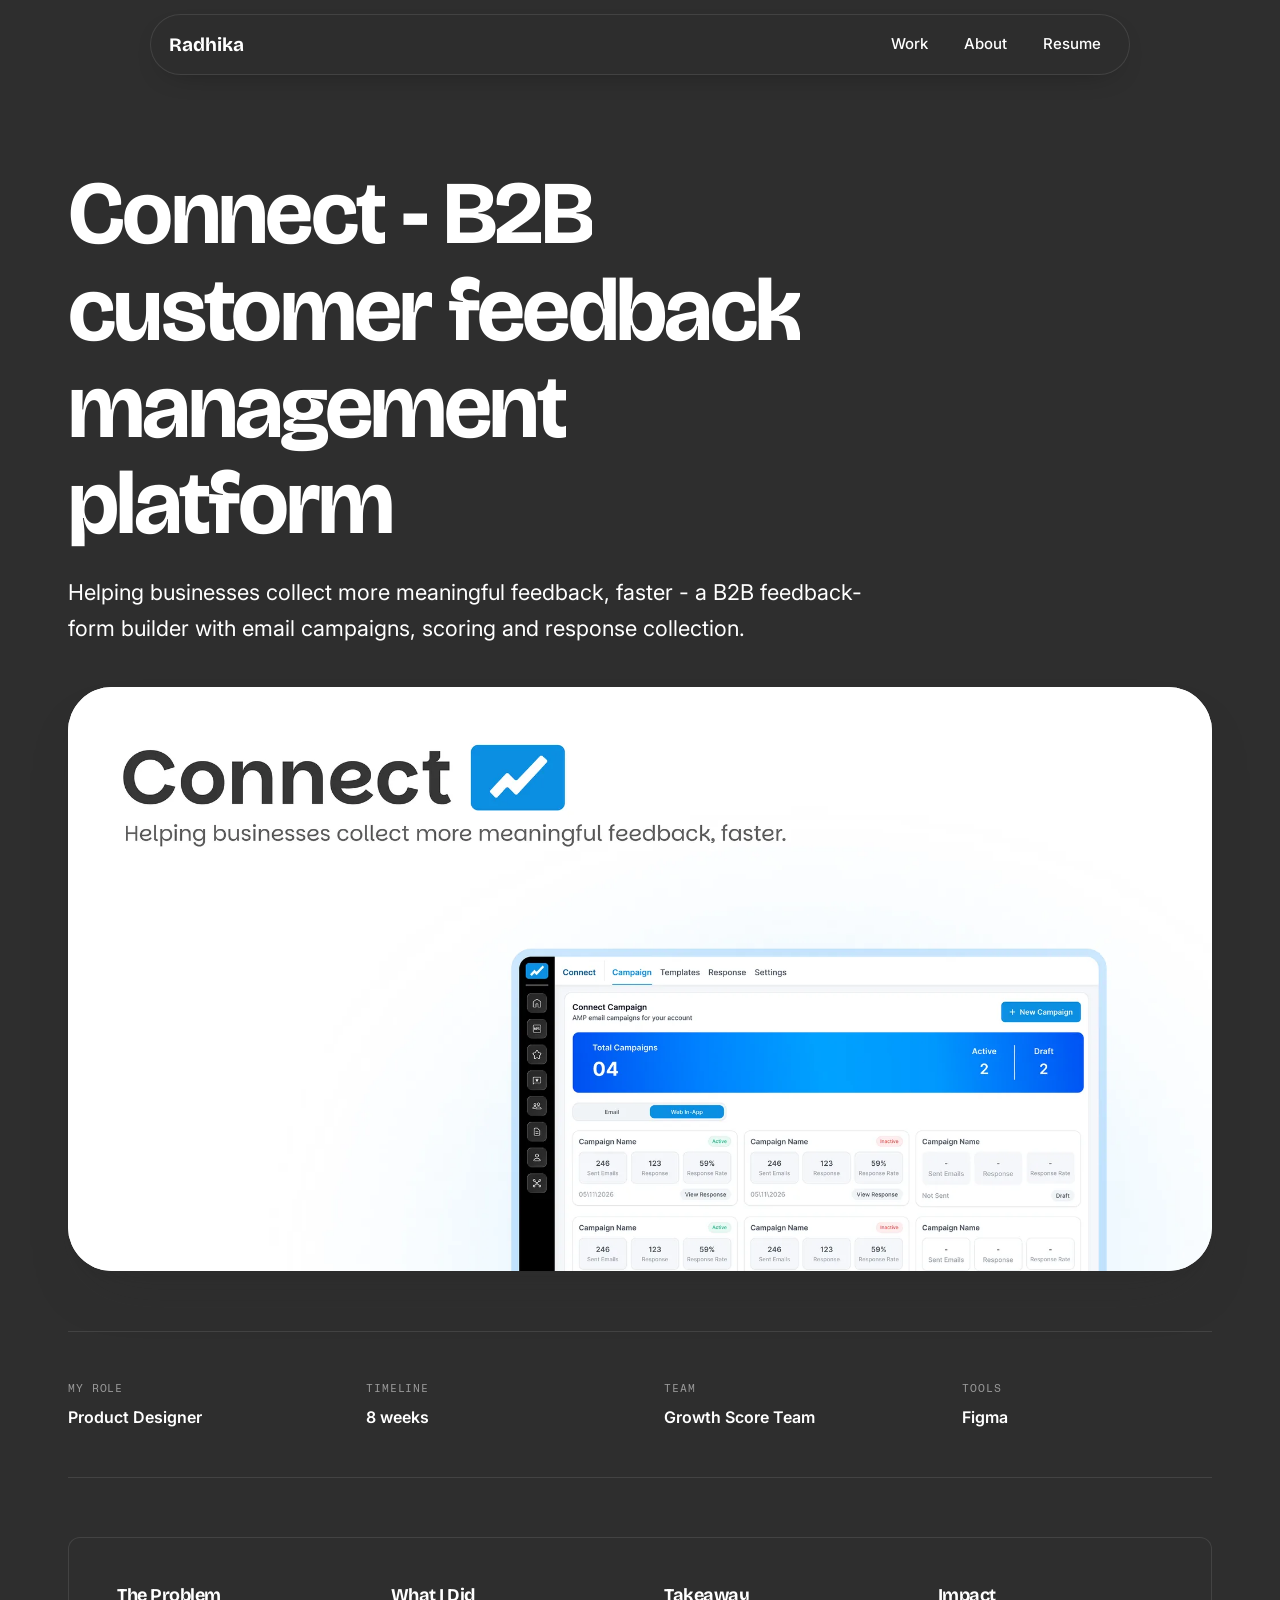
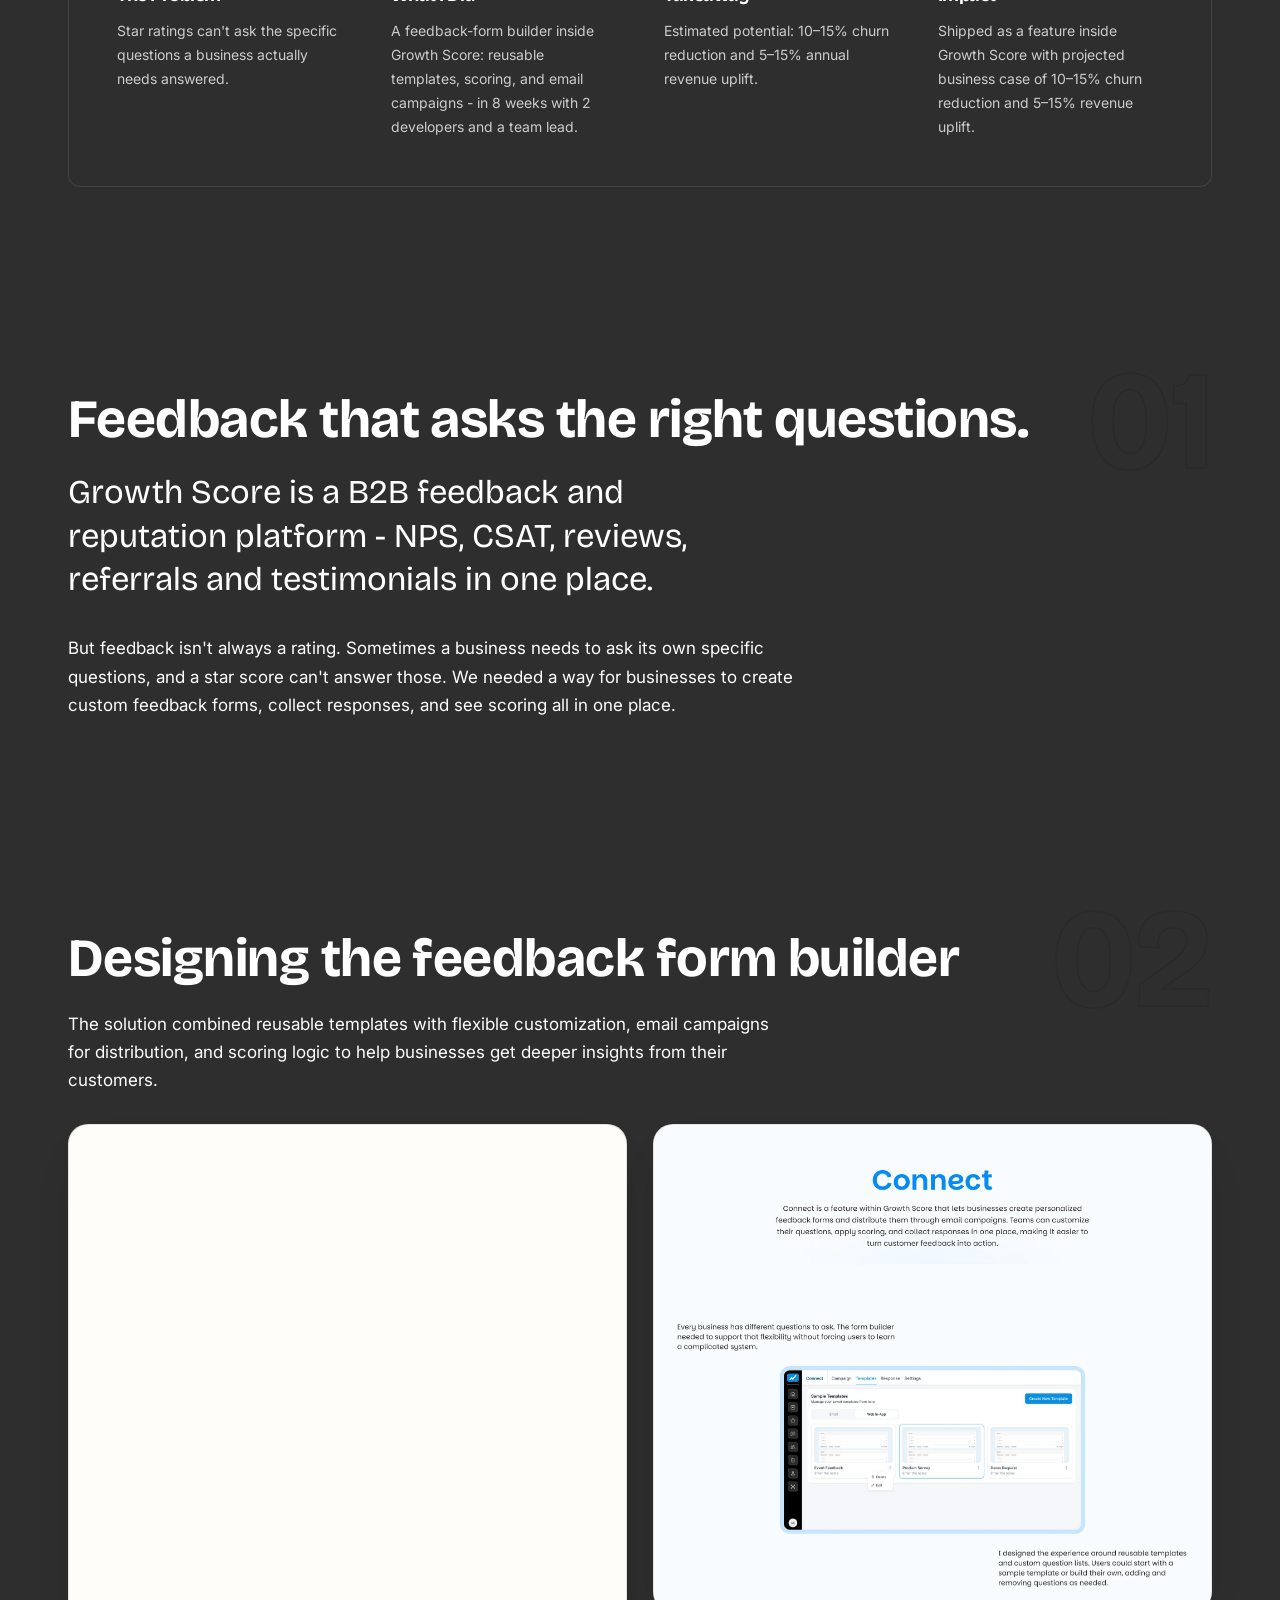
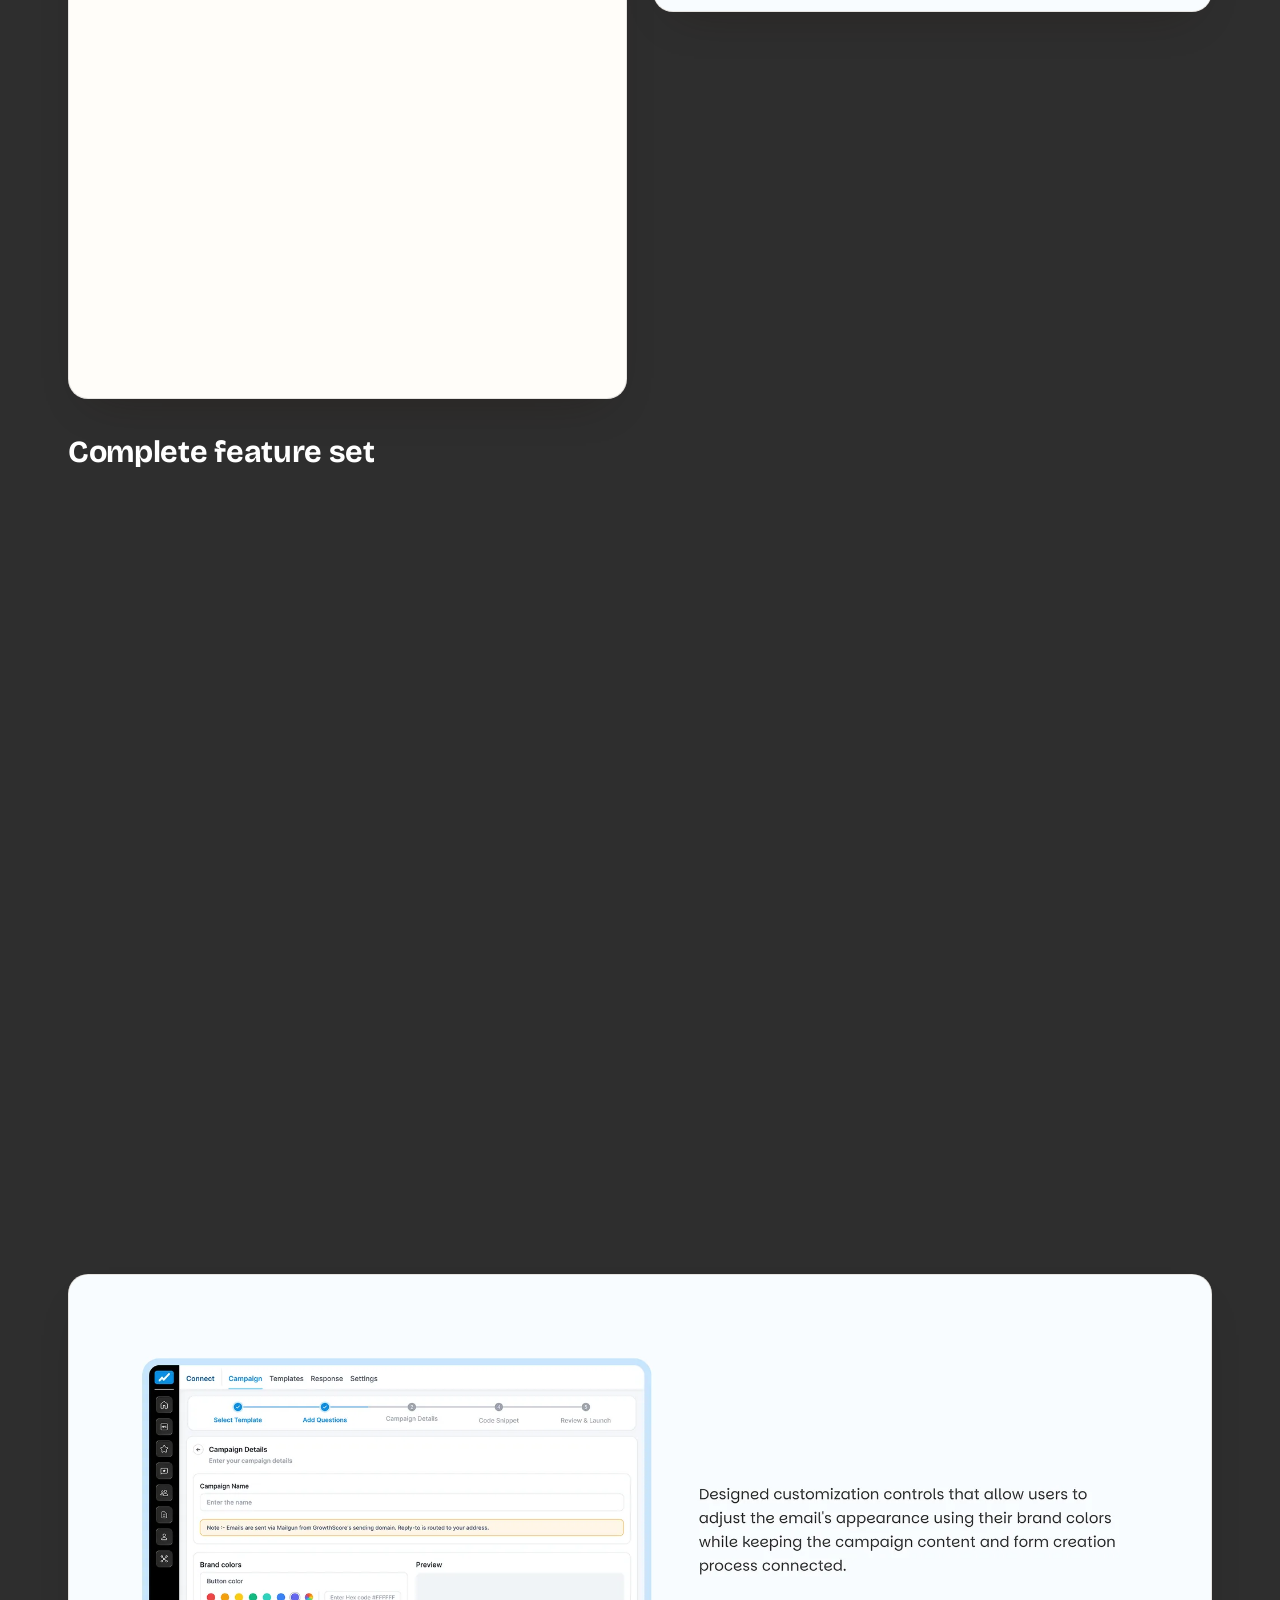
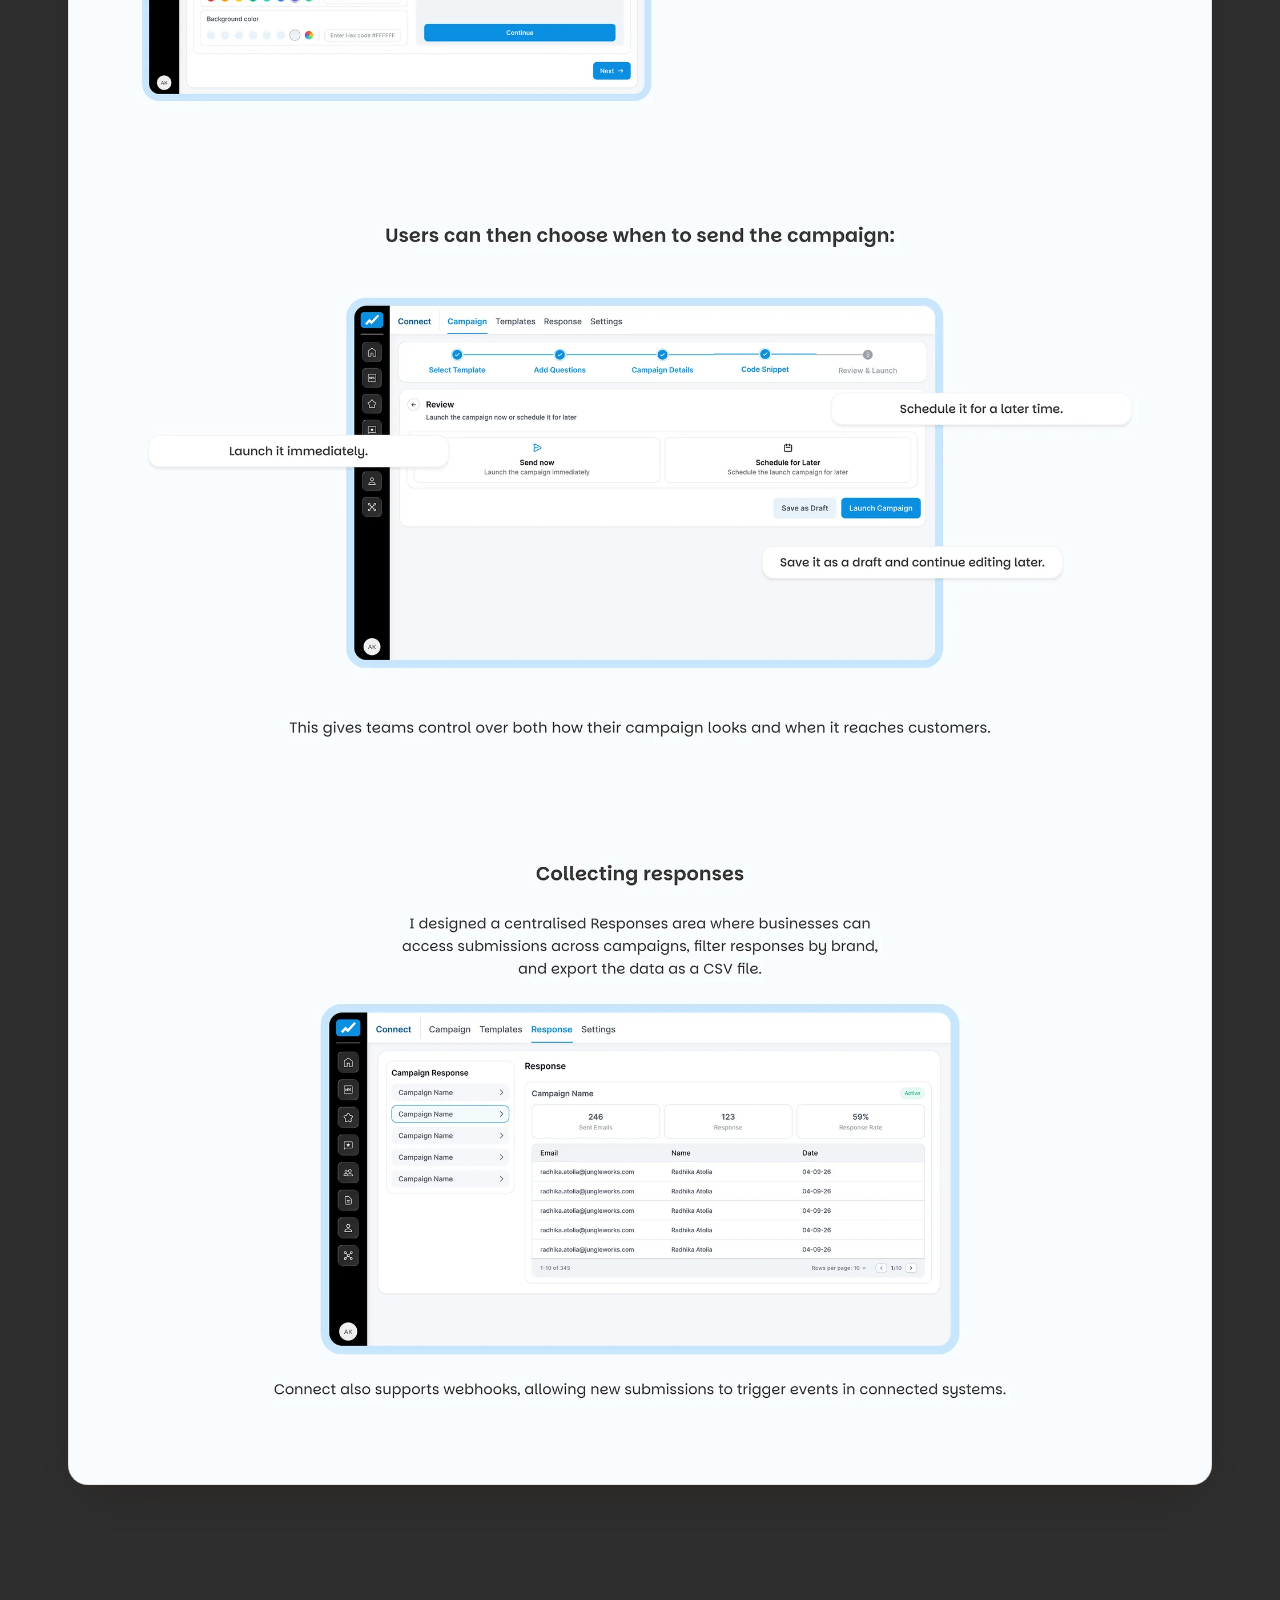
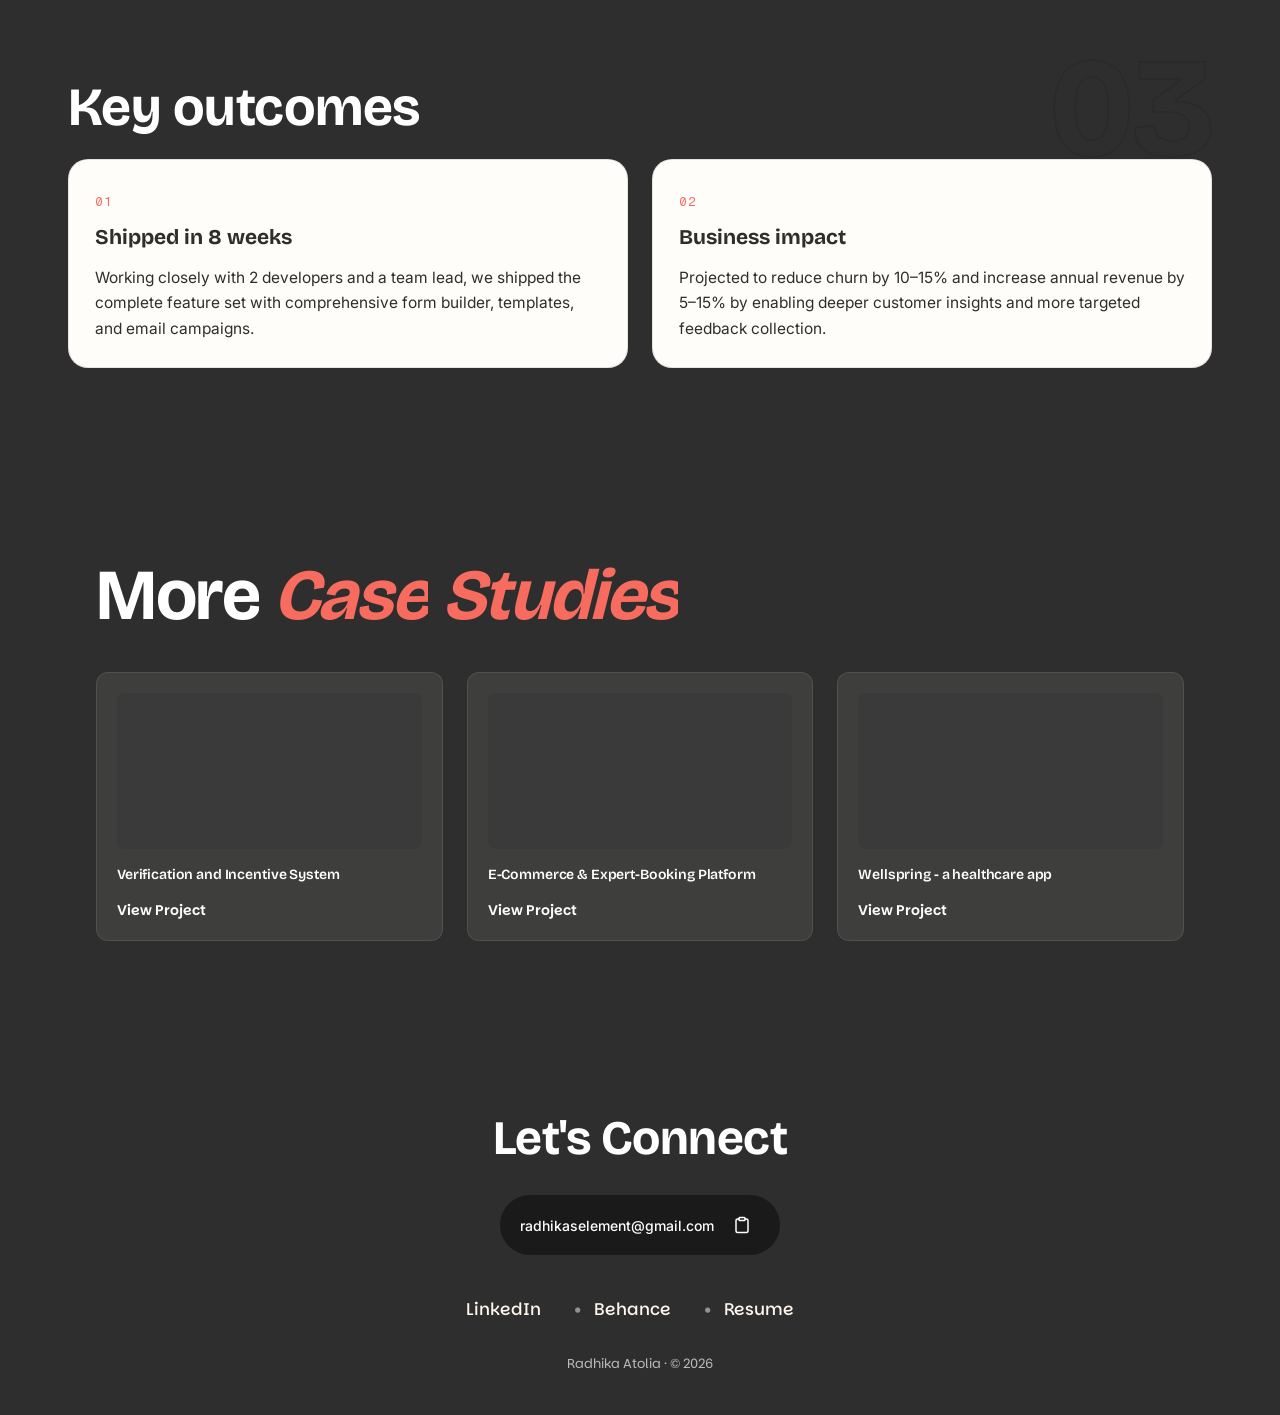
<file: case-connect.html>
<!DOCTYPE html>
<html lang="en">
<head>
<meta charset="utf-8">
<meta name="viewport" content="width=device-width, initial-scale=1">
<meta name="theme-color" content="#F8F6F3">
<title>Connect - B2B customer feedback management platform - Radhika Atolia</title>
<meta name="description" content="A feature within Growth Score that lets businesses create personalised feedback forms and distribute them through email campaigns - customise questions, apply scoring, and collect responses in one place.">
<link rel="canonical" href="https://www.radhikaatolia.website/case-connect">
<meta property="og:type" content="article"><meta property="og:site_name" content="Radhika Atolia"><meta property="og:locale" content="en_US"><meta property="og:url" content="https://www.radhikaatolia.website/case-connect"><meta property="og:title" content="Connect - B2B customer feedback management platform - Radhika Atolia"><meta property="og:description" content="A feature within Growth Score that lets businesses create personalised feedback forms and distribute them through email campaigns - customise questions, apply scoring, and collect responses in one place.">
<meta property="og:image" content="https://www.radhikaatolia.website/assets/og/connect-b2b-feedback.jpg"><meta property="og:image:secure_url" content="https://www.radhikaatolia.website/assets/og/connect-b2b-feedback.jpg"><meta property="og:image:type" content="image/jpeg"><meta property="og:image:width" content="1200"><meta property="og:image:height" content="630"><meta property="og:image:alt" content="Connect - B2B customer feedback management platform - Radhika Atolia">
<meta name="twitter:card" content="summary_large_image"><meta name="twitter:title" content="Connect - B2B customer feedback management platform - Radhika Atolia"><meta name="twitter:description" content="A feature within Growth Score that lets businesses create personalised feedback forms and distribute them through email campaigns - customise questions, apply scoring, and collect responses in one place."><meta name="twitter:image" content="https://www.radhikaatolia.website/assets/og/connect-b2b-feedback.jpg">

<link rel="preconnect" href="https://fonts.googleapis.com"><link rel="preconnect" href="https://fonts.gstatic.com" crossorigin>
<link href="https://fonts.googleapis.com/css2?family=Bricolage+Grotesque:wght@400;500;600;700&family=Parkinsans:wght@400;500;600;700&family=Fragment+Mono&family=Inter:wght@400;500;600;700&display=swap" rel="stylesheet">
<link rel="icon" href="/favicon.ico" sizes="any"><link rel="icon" type="image/png" sizes="96x96" href="/assets/favicon-96.png"><link rel="apple-touch-icon" sizes="180x180" href="/assets/apple-touch-icon.png">
<link rel="stylesheet" href="styles.css">
<script type="application/ld+json">{"@context":"https://schema.org","@graph":[{"@type":"CreativeWork","@id":"https://www.radhikaatolia.website/case-connect#work","url":"https://www.radhikaatolia.website/case-connect","name":"Connect — B2B customer feedback management platform","abstract":"A feature within Growth Score that lets businesses create personalised feedback forms and distribute them through email campaigns — customise questions, apply scoring, and collect responses in one place.","image":"https://www.radhikaatolia.website/assets/og/connect-b2b-feedback.jpg","creator":{"@id":"https://www.radhikaatolia.website/#radhika"},"author":{"@id":"https://www.radhikaatolia.website/#radhika"},"inLanguage":"en","genre":"Product Design"},{"@type":"Person","@id":"https://www.radhikaatolia.website/#radhika","name":"Radhika Atolia","jobTitle":"Product Designer","url":"https://www.radhikaatolia.website/","sameAs":["https://www.linkedin.com/in/radhikaatolia/","https://www.behance.net/radhikaselement"]},{"@type":"BreadcrumbList","itemListElement":[{"@type":"ListItem","position":1,"name":"Home","item":"https://www.radhikaatolia.website/"},{"@type":"ListItem","position":2,"name":"Work","item":"https://www.radhikaatolia.website/work"},{"@type":"ListItem","position":3,"name":"Connect — B2B customer feedback management platform","item":"https://www.radhikaatolia.website/case-connect"}]}]}</script>
</head>
<body>
<div class="progress"><i></i></div>
<header class="nav"><div class="nav__inner">
  <a href="/" class="nav__brand">Radhika</a>
  <nav class="nav__links"><a href="/work">Work</a><a href="/about">About</a><a href="https://drive.google.com/file/d/1Jq2FRqnfDB9zXBeFMFWMqm-A3XI-F7hZ/view?usp=drive_link" target="_blank" rel="noopener">Resume</a></nav>
  <button class="nav__toggle" aria-label="Menu">☰</button>
</div></header>

<article>
<!-- COVER & METADATA SECTION -->
<section class="cs-hero"><div class="wrap">
 <h1 data-split>Connect - B2B customer feedback management platform</h1>
 <p class="lead" data-reveal="up" style="--i:2">Helping businesses collect more meaningful feedback, faster - a B2B feedback-form builder with email campaigns, scoring and response collection.</p>

 <div class="cs-cover" data-reveal="scale" style="margin:40px 0"><div class="cs-cover__in" style="background:#ffffff"><img src="assets/behance/connect-b2b-feedback/01.webp" width="2000" height="1021" alt="Connect - B2B customer feedback management platform" decoding="async"></div></div>

 <div class="cs-metadata" data-reveal="up"><div><small>My role</small><b>Product Designer</b></div><div><small>Timeline</small><b>8 weeks</b></div><div><small>Team</small><b>Growth Score Team</b></div><div><small>Tools</small><b>Figma</b></div></div>

 <div class="cs-summary" data-reveal="up" style="--i:3">
   <div><h3>The Problem</h3><p>Star ratings can't ask the specific questions a business actually needs answered.</p></div>
   <div><h3>What I Did</h3><p>A feedback-form builder inside Growth Score: reusable templates, scoring, and email campaigns - in 8 weeks with 2 developers and a team lead.</p></div>
   <div><h3>Takeaway</h3><p>Estimated potential: 10–15% churn reduction and 5–15% annual revenue uplift.</p></div>
   <div><h3>Impact</h3><p>Shipped as a feature inside Growth Score with projected business case of 10–15% churn reduction and 5–15% revenue uplift.</p></div>
 </div>
</div></section>

<!-- MAIN CONTENT SECTION -->
<section class="cs-body"><div class="wrap">

<section class="cs-sec" id="intro" data-no="01"><h2>Feedback that asks the right questions.</h2>
<p class="big">Growth Score is a B2B feedback and reputation platform - NPS, CSAT, reviews, referrals and testimonials in one place.</p>
<p>But feedback isn't always a rating. Sometimes a business needs to ask its own specific questions, and a star score can't answer those. We needed a way for businesses to create custom feedback forms, collect responses, and see scoring all in one place.</p>
</section>

<section class="cs-sec" id="boards" data-no="02"><h2>Designing the feedback form builder</h2>
<p>The solution combined reusable templates with flexible customization, email campaigns for distribution, and scoring logic to help businesses get deeper insights from their customers.</p>
<div class="row c2 top float3d" style="margin-top:30px" data-stagger>
  <a class="shot " href="assets/behance/connect-b2b-feedback/02.webp" data-lb="connect-b2b-feedback" data-reveal="up"><img src="assets/behance/connect-b2b-feedback/02.webp" width="2000" height="3132" alt="Connect - form builder interface" loading="lazy" decoding="async"></a>
  <a class="shot " href="assets/behance/connect-b2b-feedback/03.webp" data-lb="connect-b2b-feedback" data-reveal="up"><img src="assets/behance/connect-b2b-feedback/03.webp" width="2000" height="1745" alt="Connect - campaign management" loading="lazy" decoding="async"></a>
</div>
<h3>Complete feature set</h3>
<div class="row c2 top" style="margin-top:22px"><a class="shot " href="assets/behance/connect-b2b-feedback/04.webp" data-lb="connect-b2b-feedback" data-reveal="up"><img src="assets/behance/connect-b2b-feedback/04.webp" width="2000" height="2727" alt="Connect - form templates" loading="lazy" decoding="async"></a><a class="shot " href="assets/behance/connect-b2b-feedback/05.webp" data-lb="connect-b2b-feedback" data-reveal="up"><img src="assets/behance/connect-b2b-feedback/05.webp" width="2000" height="2323" alt="Connect - response collection" loading="lazy" decoding="async"></a></div>
<div class="row c1 top" style="margin-top:22px"><a class="shot " href="assets/behance/connect-b2b-feedback/06.webp" data-lb="connect-b2b-feedback" data-reveal="up"><img src="assets/behance/connect-b2b-feedback/06.webp" width="2000" height="3168" alt="Connect - analytics & insights" loading="lazy" decoding="async"></a></div>
</section>

<section class="cs-sec" id="learnings" data-no="03"><h2>Key outcomes</h2>
<div class="cards2" data-stagger>
  <div class="card"><span class="n">01</span><b>Shipped in 8 weeks</b><p>Working closely with 2 developers and a team lead, we shipped the complete feature set with comprehensive form builder, templates, and email campaigns.</p></div>
  <div class="card"><span class="n">02</span><b>Business impact</b><p>Projected to reduce churn by 10–15% and increase annual revenue by 5–15% by enabling deeper customer insights and more targeted feedback collection.</p></div>
</div>
</section>

</div></section>

<!-- RELATED PROJECTS CAROUSEL -->
<section class="related-projects"><div class="wrap">
  <h2 class="serif-title" style="margin-bottom:40px" data-split>More <em>Case Studies</em></h2>
  <div class="carousel-scroll" data-reveal="up">
    <a class="project-card" href="/case-jugnoo">
      <div class="project-card__img"><img src="assets/framer/rKOe2JHnERPyvkVrDf6527gXQ20.webp" width="2400" height="1225" alt="Jugnoo" loading="lazy" decoding="async"></div>
      <h3>Verification and Incentive System</h3>
      <button class="project-card__btn"><span>View Project</span><span class="arrow">?</span></button>
    </a>
    <a class="project-card" href="/case-plantparents">
      <div class="project-card__img"><img src="assets/framer/kE8fw0AakCNkQWW83Ua9I9Aoc8I.webp" width="2400" height="1225" alt="PlantParents" loading="lazy" decoding="async"></div>
      <h3>E-Commerce & Expert-Booking Platform</h3>
      <button class="project-card__btn"><span>View Project</span><span class="arrow">?</span></button>
    </a>
    <a class="project-card" href="/case-wellspring">
      <div class="project-card__img"><img src="assets/behance/wellspring-healthcare/01.webp" width="2000" height="1125" alt="Wellspring" loading="lazy" decoding="async"></div>
      <h3>Wellspring - a healthcare app</h3>
      <button class="project-card__btn"><span>View Project</span><span class="arrow">?</span></button>
    </a>
  </div>
</div></section>

</article>

<footer class="footer"><div class="wrap">
  <h2 class="footer__title">Let's Connect</h2>
  <div class="footer__email">
    <span class="email-text">radhikaselement@gmail.com</span>
    <button class="email-copy" title="Copy email" aria-label="Copy email">
      <svg width="20" height="20" viewBox="0 0 24 24" fill="none" stroke="currentColor" stroke-width="2" stroke-linecap="round" stroke-linejoin="round">
        <path d="M16 4h2a2 2 0 0 1 2 2v14a2 2 0 0 1-2 2H6a2 2 0 0 1-2-2V6a2 2 0 0 1 2-2h2"></path>
        <rect x="8" y="2" width="8" height="4" rx="1" ry="1"></rect>
      </svg>
    </button>
  </div>
  <div class="footer__links">
    <a href="https://www.linkedin.com/in/radhikaatolia/" target="_blank" rel="noopener" class="social-link"><span>LinkedIn</span><span class="arrow">↗</span></a>
    <span class="dot">•</span>
    <a href="https://www.behance.net/radhikaselement" target="_blank" rel="noopener" class="social-link"><span>Behance</span><span class="arrow">↗</span></a>
    <span class="dot">•</span>
    <a href="https://drive.google.com/file/d/1Jq2FRqnfDB9zXBeFMFWMqm-A3XI-F7hZ/view?usp=drive_link" target="_blank" rel="noopener" class="social-link"><span>Resume</span><span class="arrow">↗</span></a>
  </div>
  <p class="footer__note">Radhika Atolia · © <span id="yr"></span></p>
</div></footer>

<script src="script.js"></script>
<script>
document.getElementById('yr').textContent = new Date().getFullYear();

// Email copy functionality
const emailCopyBtn = document.querySelector('.email-copy');
if (emailCopyBtn) {
  emailCopyBtn.addEventListener('click', () => {
    const email = 'radhikaselement@gmail.com';
    navigator.clipboard.writeText(email).then(() => {
      emailCopyBtn.innerHTML = '✓';
      setTimeout(() => {
        emailCopyBtn.innerHTML = '📋';
      }, 2000);
    });
  });
}
</script>
</body>
</html>
</file>
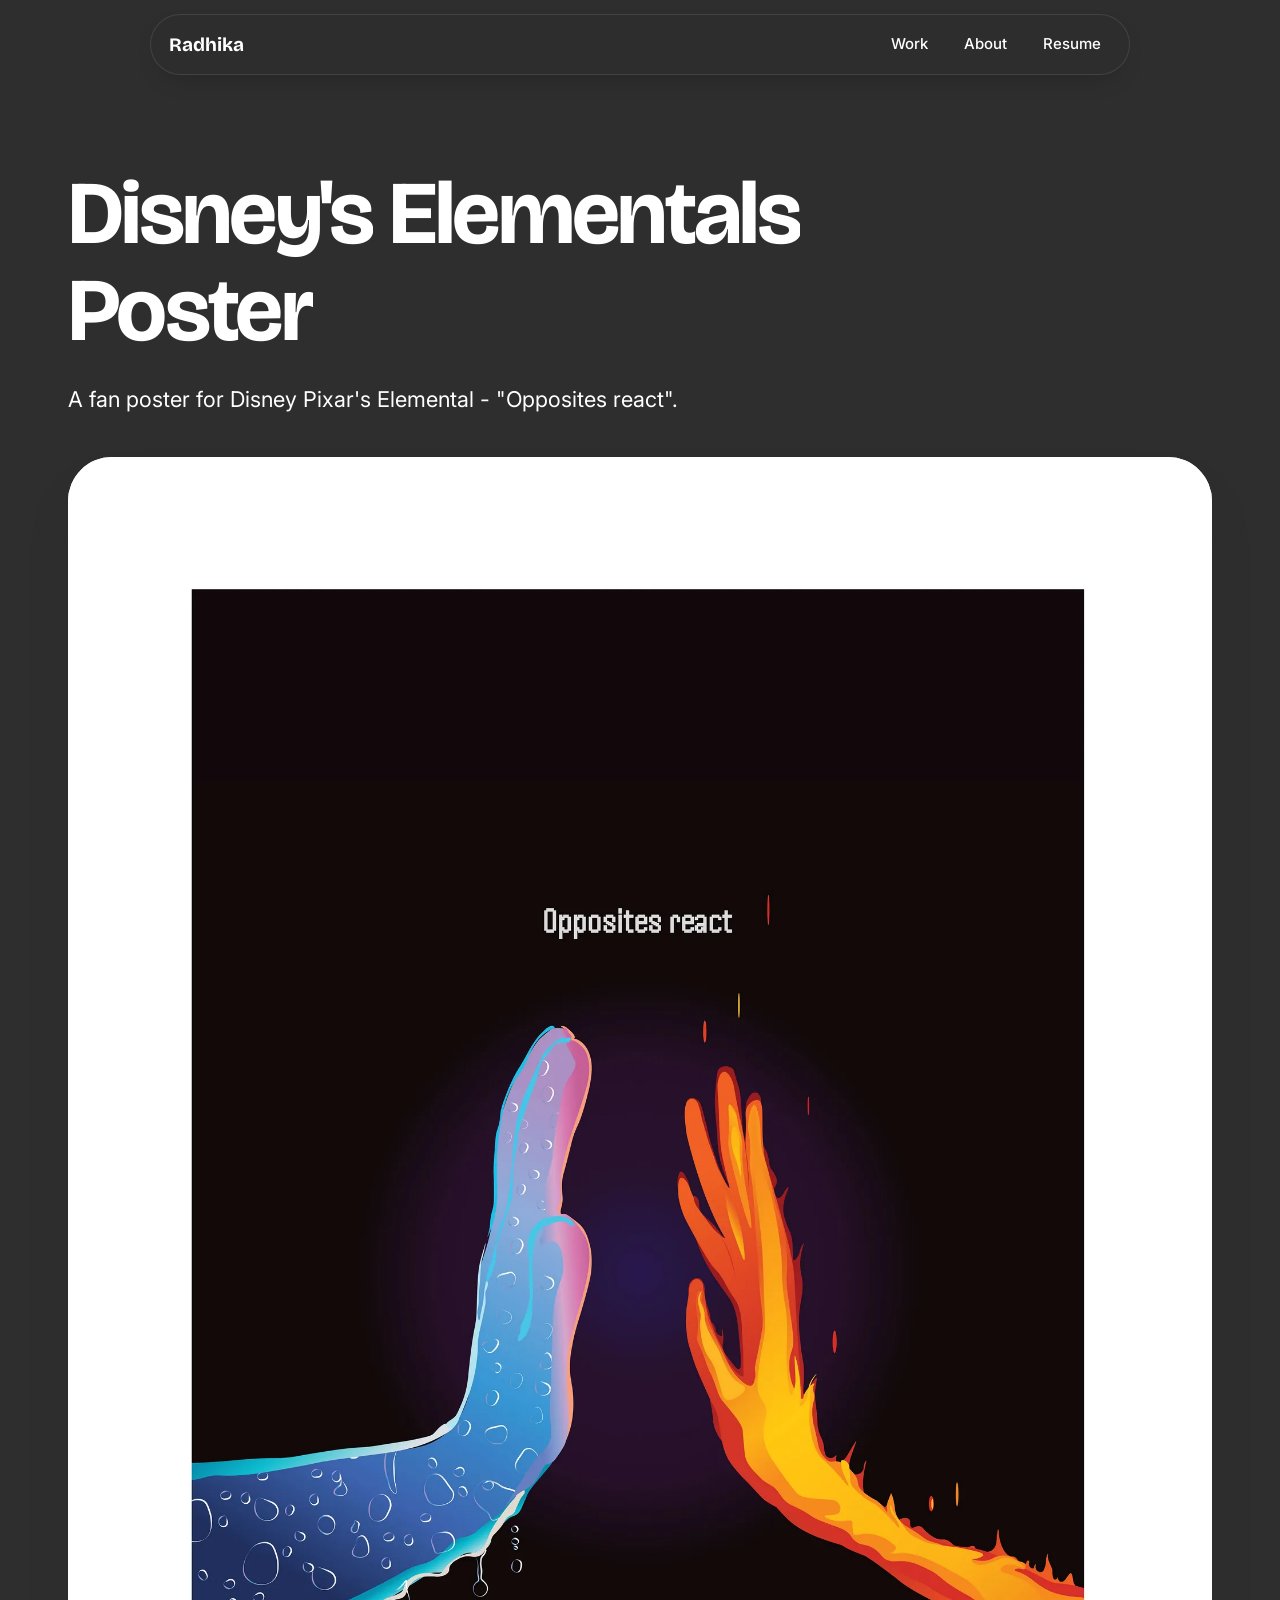
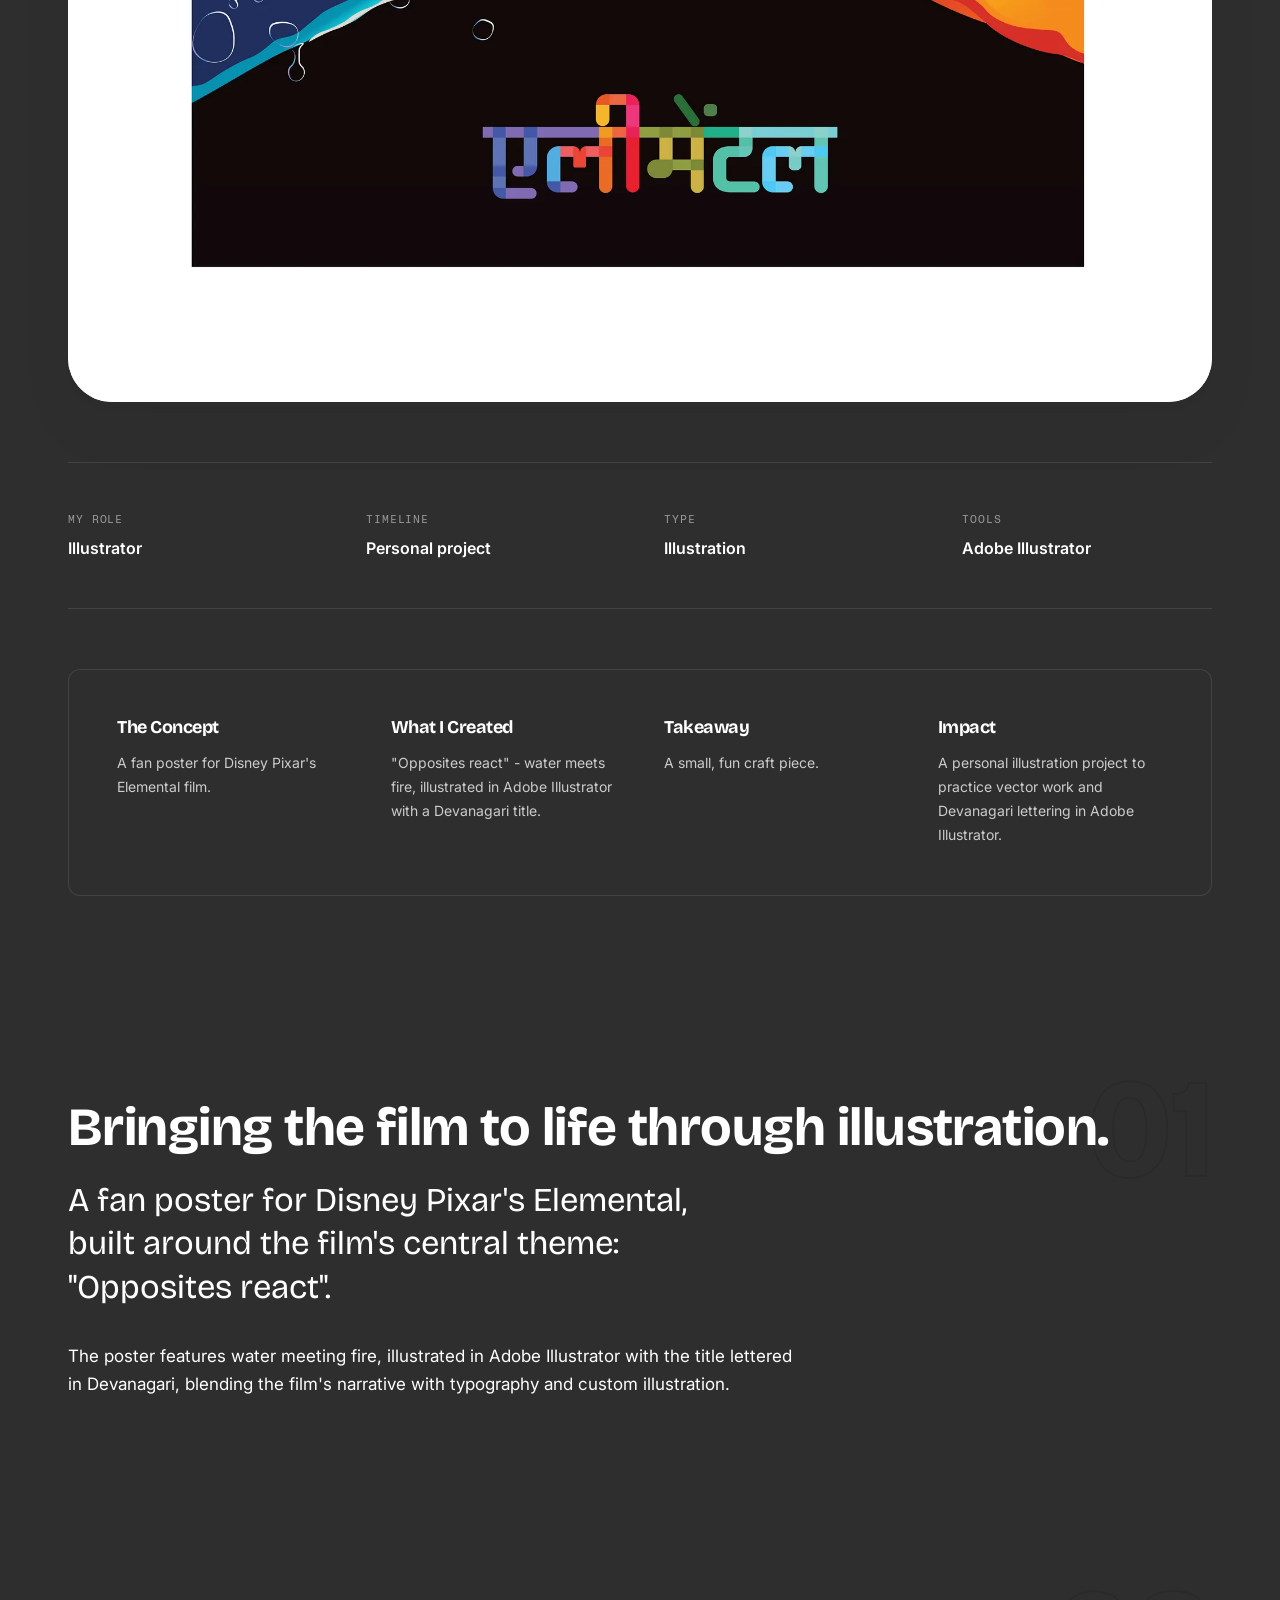
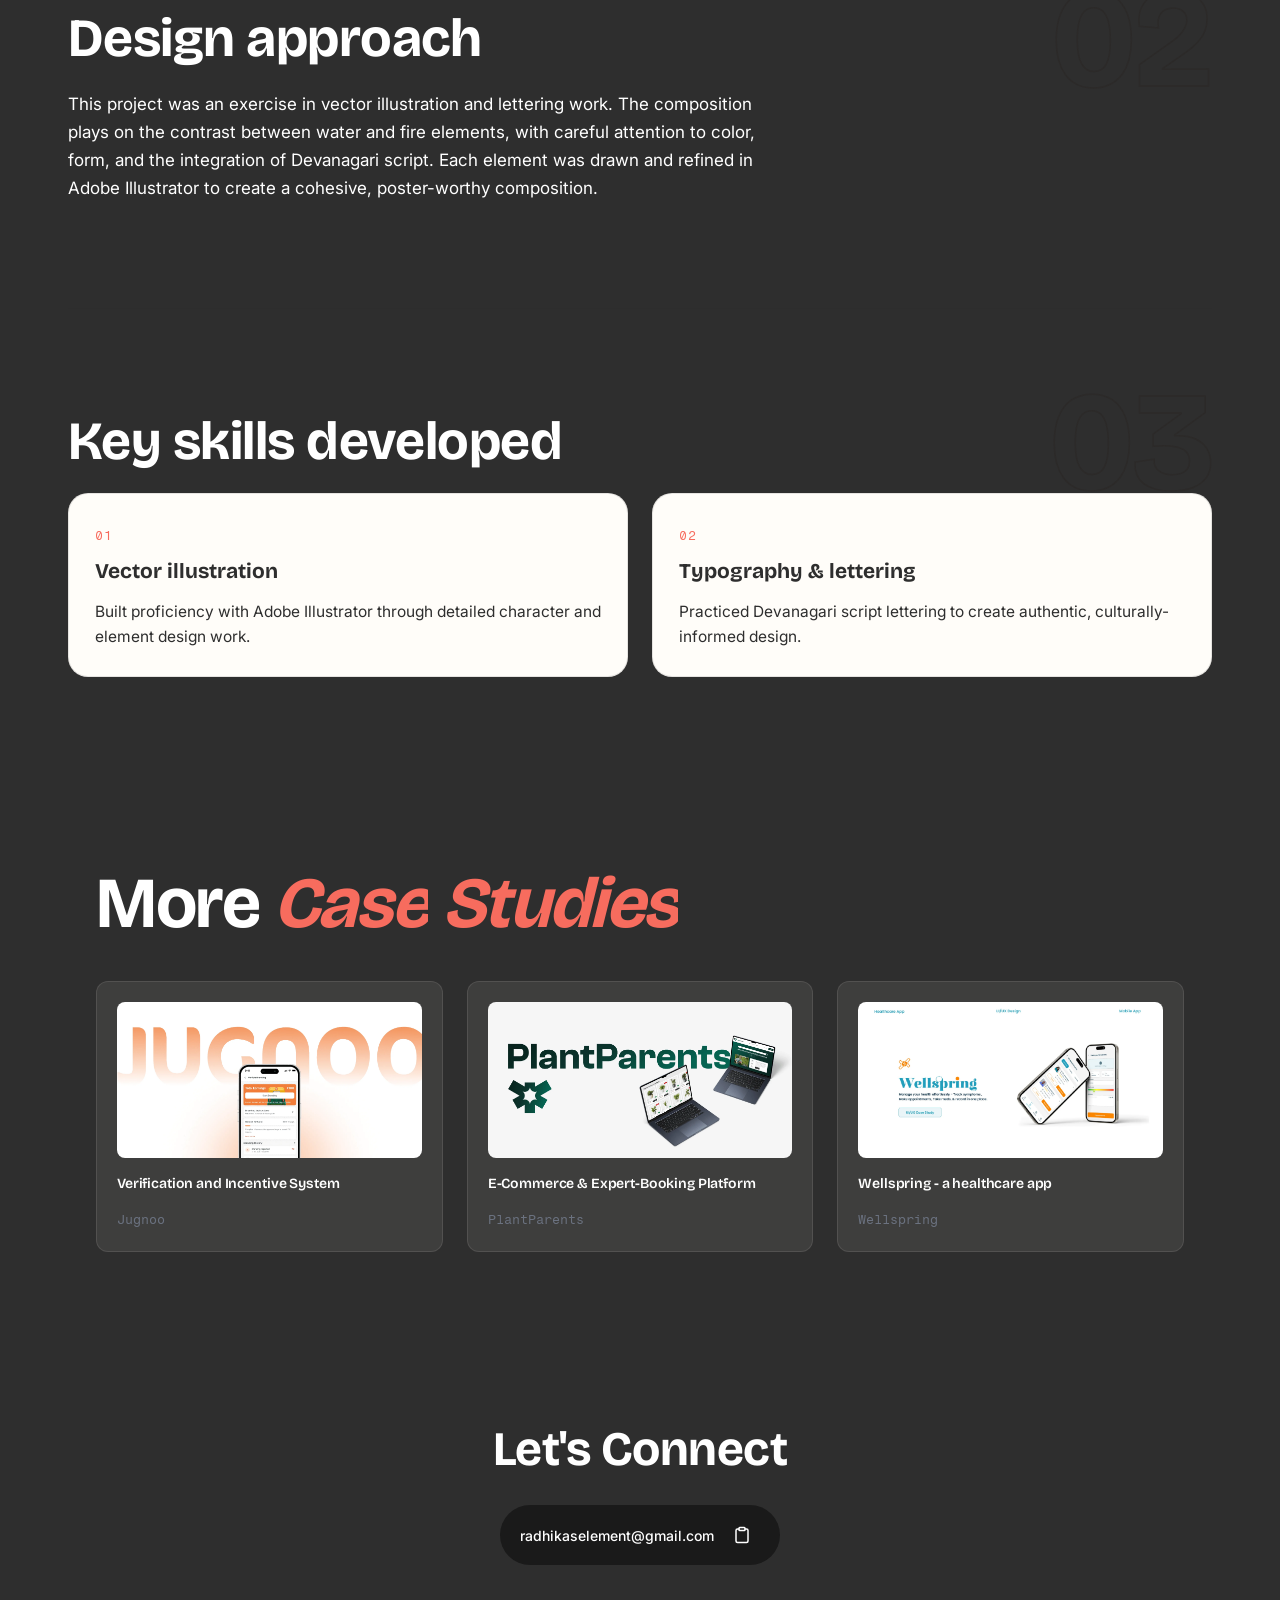
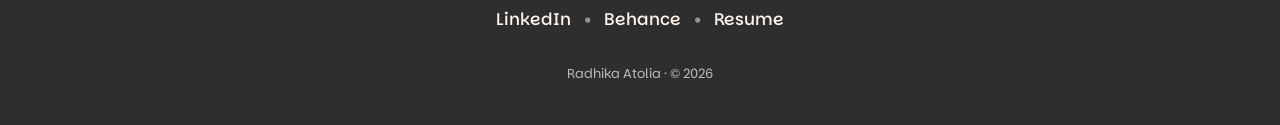
<file: case-elementals.html>
<!DOCTYPE html>
<html lang="en">
<head>
<meta charset="utf-8">
<meta name="viewport" content="width=device-width, initial-scale=1">
<meta name="theme-color" content="#F8F6F3">
<title>Disney's Elementals Poster - Radhika Atolia</title>
<meta name="description" content="A fan poster for Disney Pixar's Elemental - "Opposites react" - illustrated in Adobe Illustrator with a Hindi-lettered title.">
<link rel="canonical" href="https://www.radhikaatolia.website/case-elementals">
<meta property="og:type" content="article"><meta property="og:site_name" content="Radhika Atolia"><meta property="og:locale" content="en_US"><meta property="og:url" content="https://www.radhikaatolia.website/case-elementals"><meta property="og:title" content="Disney's Elementals Poster - Radhika Atolia"><meta property="og:description" content="A fan poster for Disney Pixar's Elemental - "Opposites react" - illustrated in Adobe Illustrator with a Hindi-lettered title.">
<meta property="og:image" content="https://www.radhikaatolia.website/assets/og/elementals-poster.jpg"><meta property="og:image:secure_url" content="https://www.radhikaatolia.website/assets/og/elementals-poster.jpg"><meta property="og:image:type" content="image/jpeg"><meta property="og:image:width" content="1200"><meta property="og:image:height" content="630"><meta property="og:image:alt" content="Disney's Elementals Poster - Radhika Atolia">
<meta name="twitter:card" content="summary_large_image"><meta name="twitter:title" content="Disney's Elementals Poster - Radhika Atolia"><meta name="twitter:description" content="A fan poster for Disney Pixar's Elemental - "Opposites react" - illustrated in Adobe Illustrator with a Hindi-lettered title."><meta name="twitter:image" content="https://www.radhikaatolia.website/assets/og/elementals-poster.jpg">

<link rel="preconnect" href="https://fonts.googleapis.com"><link rel="preconnect" href="https://fonts.gstatic.com" crossorigin>
<link href="https://fonts.googleapis.com/css2?family=Bricolage+Grotesque:wght@400;500;600;700&family=Parkinsans:wght@400;500;600;700&family=Fragment+Mono&family=Inter:wght@400;500;600;700&display=swap" rel="stylesheet">
<link rel="icon" href="/favicon.ico" sizes="any"><link rel="icon" type="image/png" sizes="96x96" href="/assets/favicon-96.png"><link rel="apple-touch-icon" sizes="180x180" href="/assets/apple-touch-icon.png">
<link rel="stylesheet" href="styles.css">
<script type="application/ld+json">{"@context":"https://schema.org","@graph":[{"@type":"CreativeWork","@id":"https://www.radhikaatolia.website/case-elementals#work","url":"https://www.radhikaatolia.website/case-elementals","name":"Disney's Elementals Poster","abstract":"A fan poster for Disney Pixar's Elemental — “Opposites react” — illustrated in Adobe Illustrator with a Hindi-lettered title.","image":"https://www.radhikaatolia.website/assets/og/elementals-poster.jpg","creator":{"@id":"https://www.radhikaatolia.website/#radhika"},"author":{"@id":"https://www.radhikaatolia.website/#radhika"},"inLanguage":"en","genre":"Product Design"},{"@type":"Person","@id":"https://www.radhikaatolia.website/#radhika","name":"Radhika Atolia","jobTitle":"Product Designer","url":"https://www.radhikaatolia.website/","sameAs":["https://www.linkedin.com/in/radhikaatolia/","https://www.behance.net/radhikaselement"]},{"@type":"BreadcrumbList","itemListElement":[{"@type":"ListItem","position":1,"name":"Home","item":"https://www.radhikaatolia.website/"},{"@type":"ListItem","position":2,"name":"Work","item":"https://www.radhikaatolia.website/work"},{"@type":"ListItem","position":3,"name":"Disney's Elementals Poster","item":"https://www.radhikaatolia.website/case-elementals"}]}]}</script>
</head>
<body>
<div class="progress"><i></i></div>
<header class="nav"><div class="nav__inner">
  <a href="/" class="nav__brand">Radhika</a>
  <nav class="nav__links"><a href="/work">Work</a><a href="/about">About</a><a href="https://drive.google.com/file/d/1Jq2FRqnfDB9zXBeFMFWMqm-A3XI-F7hZ/view?usp=drive_link" target="_blank" rel="noopener">Resume</a></nav>
  <button class="nav__toggle" aria-label="Menu">☰</button>
</div></header>

<article>
<!-- COVER & METADATA SECTION -->
<section class="cs-hero" style="--pc:#140A0A"><div class="wrap">
 <h1 data-split>Disney's Elementals Poster</h1>
 <p class="lead" data-reveal="up" style="--i:2">A fan poster for Disney Pixar's Elemental - "Opposites react".</p>

 <div class="cs-cover" data-reveal="scale" style="margin:40px 0"><div class="cs-cover__in" style="background:#f5f5f5"><img src="assets/behance/elementals-poster/01.webp" width="2000" height="2701" alt="Disney's Elementals Poster" decoding="async"></div></div>

 <div class="cs-metadata" data-reveal="up"><div><small>My role</small><b>Illustrator</b></div><div><small>Timeline</small><b>Personal project</b></div><div><small>Type</small><b>Illustration</b></div><div><small>Tools</small><b>Adobe Illustrator</b></div></div>

 <div class="cs-summary" data-reveal="up" style="--i:3">
   <div><h3>The Concept</h3><p>A fan poster for Disney Pixar's Elemental film.</p></div>
   <div><h3>What I Created</h3><p>"Opposites react" - water meets fire, illustrated in Adobe Illustrator with a Devanagari title.</p></div>
   <div><h3>Takeaway</h3><p>A small, fun craft piece.</p></div>
   <div><h3>Impact</h3><p>A personal illustration project to practice vector work and Devanagari lettering in Adobe Illustrator.</p></div>
 </div>
</div></section>

<!-- MAIN CONTENT SECTION -->
<section class="cs-body"><div class="wrap">

<section class="cs-sec" id="intro" data-no="01"><h2>Bringing the film to life through illustration.</h2>
<p class="big">A fan poster for Disney Pixar's Elemental, built around the film's central theme: "Opposites react".</p>
<p>The poster features water meeting fire, illustrated in Adobe Illustrator with the title lettered in Devanagari, blending the film's narrative with typography and custom illustration.</p>
</section>

<section class="cs-sec" id="process" data-no="02"><h2>Design approach</h2>
<p>This project was an exercise in vector illustration and lettering work. The composition plays on the contrast between water and fire elements, with careful attention to color, form, and the integration of Devanagari script. Each element was drawn and refined in Adobe Illustrator to create a cohesive, poster-worthy composition.</p>
</section>

<section class="cs-sec" id="learnings" data-no="03"><h2>Key skills developed</h2>
<div class="cards2" data-stagger>
  <div class="card"><span class="n">01</span><b>Vector illustration</b><p>Built proficiency with Adobe Illustrator through detailed character and element design work.</p></div>
  <div class="card"><span class="n">02</span><b>Typography & lettering</b><p>Practiced Devanagari script lettering to create authentic, culturally-informed design.</p></div>
</div>
</section>

</div></section>

<!-- RELATED PROJECTS CAROUSEL -->
<section class="related-projects"><div class="wrap">
  <h2 class="serif-title" style="margin-bottom:40px" data-split>More <em>Case Studies</em></h2>
  <div class="carousel-scroll" data-reveal="up">
    <a class="project-card" href="/case-jugnoo">
      <div class="project-card__img"><img src="assets/framer/rKOe2JHnERPyvkVrDf6527gXQ20.webp" width="2400" height="1225" alt="Jugnoo" loading="lazy" decoding="async"></div>
      <h3>Verification and Incentive System</h3>
      <p>Jugnoo</p>
    </a>
    <a class="project-card" href="/case-plantparents">
      <div class="project-card__img"><img src="assets/framer/kE8fw0AakCNkQWW83Ua9I9Aoc8I.webp" width="2400" height="1225" alt="PlantParents" loading="lazy" decoding="async"></div>
      <h3>E-Commerce & Expert-Booking Platform</h3>
      <p>PlantParents</p>
    </a>
    <a class="project-card" href="/case-wellspring">
      <div class="project-card__img"><img src="assets/behance/wellspring-healthcare/01.webp" width="2000" height="1125" alt="Wellspring" loading="lazy" decoding="async"></div>
      <h3>Wellspring - a healthcare app</h3>
      <p>Wellspring</p>
    </a>
  </div>
</div></section>

</article>

<footer class="footer"><div class="wrap">
  <h2 class="footer__title">Let's Connect</h2>
  <div class="footer__email">
    <span class="email-text">radhikaselement@gmail.com</span>
    <button class="email-copy" title="Copy email" aria-label="Copy email">
      <svg width="20" height="20" viewBox="0 0 24 24" fill="none" stroke="currentColor" stroke-width="2" stroke-linecap="round" stroke-linejoin="round">
        <path d="M16 4h2a2 2 0 0 1 2 2v14a2 2 0 0 1-2 2H6a2 2 0 0 1-2-2V6a2 2 0 0 1 2-2h2"></path>
        <rect x="8" y="2" width="8" height="4" rx="1" ry="1"></rect>
      </svg>
    </button>
  </div>
  <div class="footer__links">
    <a href="https://www.linkedin.com/in/radhikaatolia/" target="_blank" rel="noopener">LinkedIn</a>
    <span class="dot">•</span>
    <a href="https://www.behance.net/radhikaselement" target="_blank" rel="noopener">Behance</a>
    <span class="dot">•</span>
    <a href="https://drive.google.com/file/d/1Jq2FRqnfDB9zXBeFMFWMqm-A3XI-F7hZ/view?usp=drive_link" target="_blank" rel="noopener">Resume</a>
  </div>
  <p class="footer__note">Radhika Atolia · © <span id="yr"></span></p>
</div></footer>

<script src="script.js"></script>
<script>
document.getElementById('yr').textContent = new Date().getFullYear();

// Email copy functionality
const emailCopyBtn = document.querySelector('.email-copy');
if (emailCopyBtn) {
  emailCopyBtn.addEventListener('click', () => {
    const email = 'radhikaselement@gmail.com';
    navigator.clipboard.writeText(email).then(() => {
      emailCopyBtn.innerHTML = '✓';
      setTimeout(() => {
        emailCopyBtn.innerHTML = '📋';
      }, 2000);
    });
  });
}
</script>
</body>
</html>
</file>
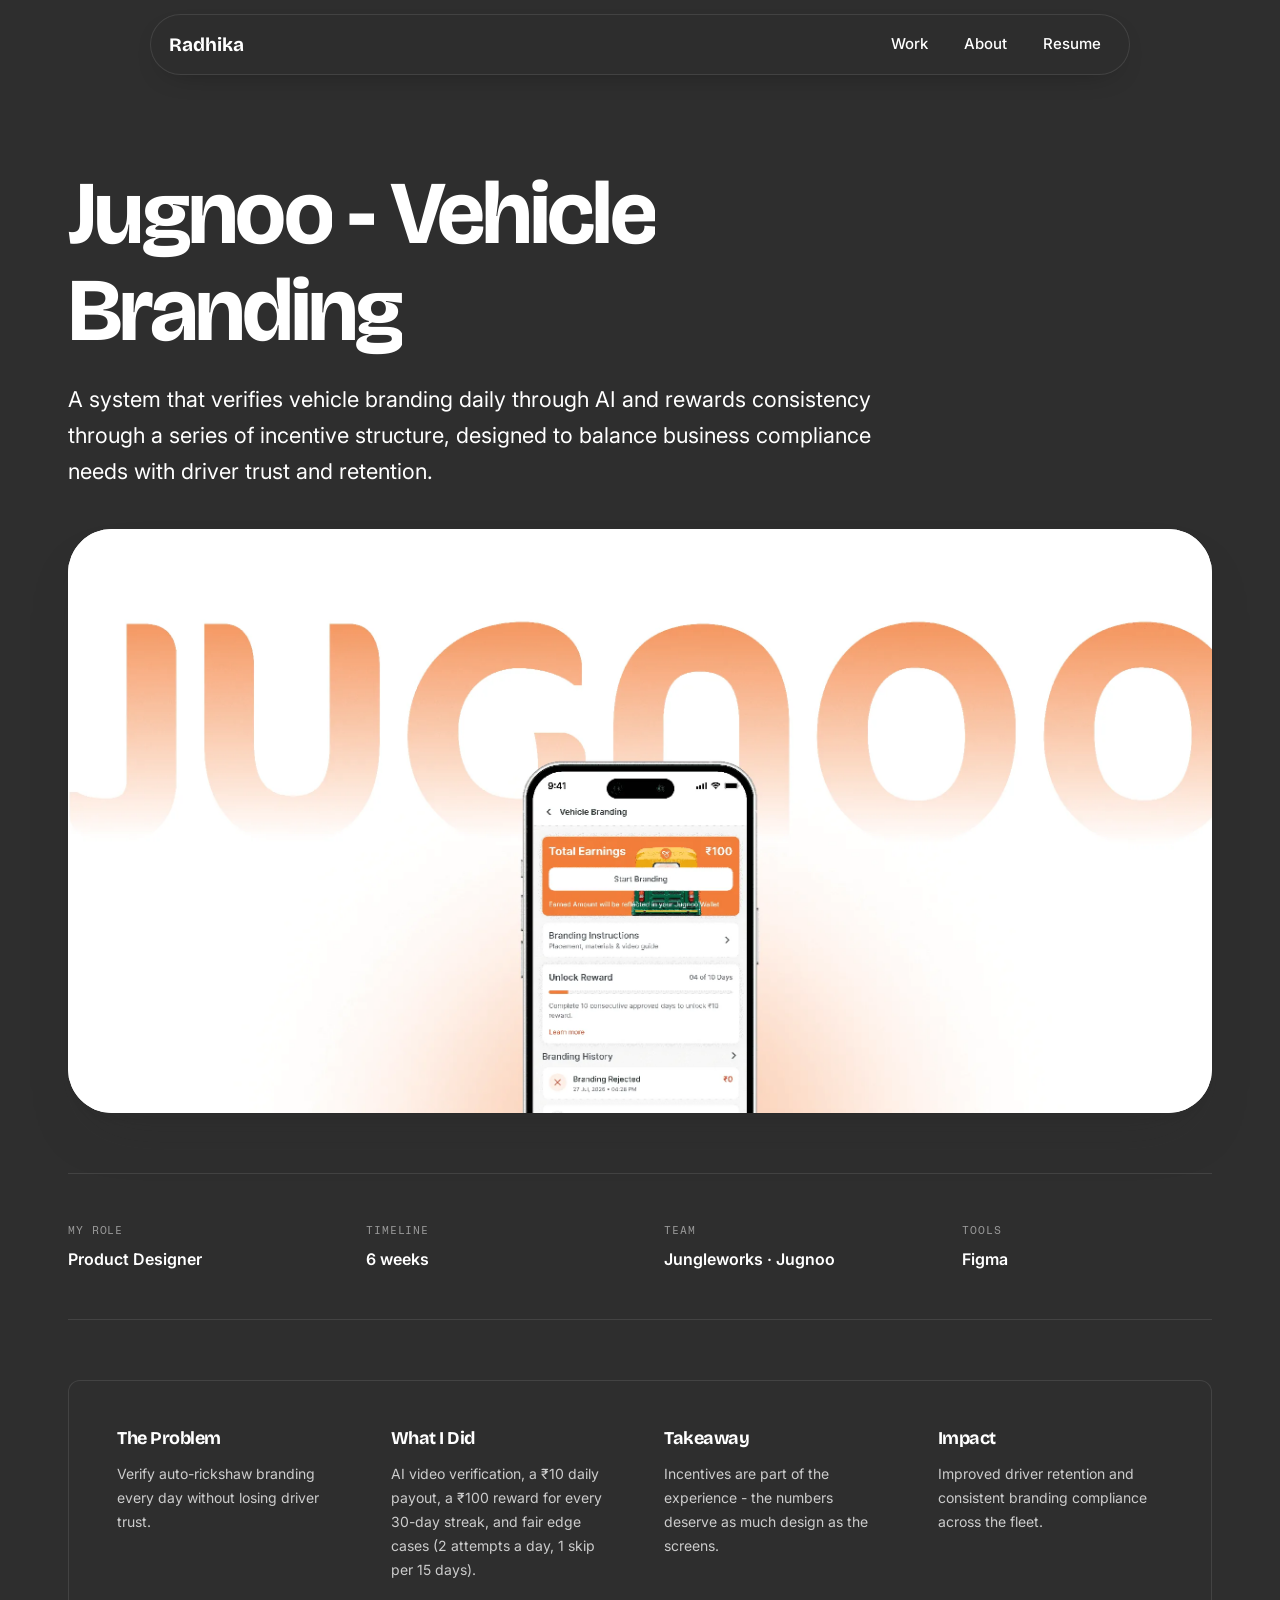
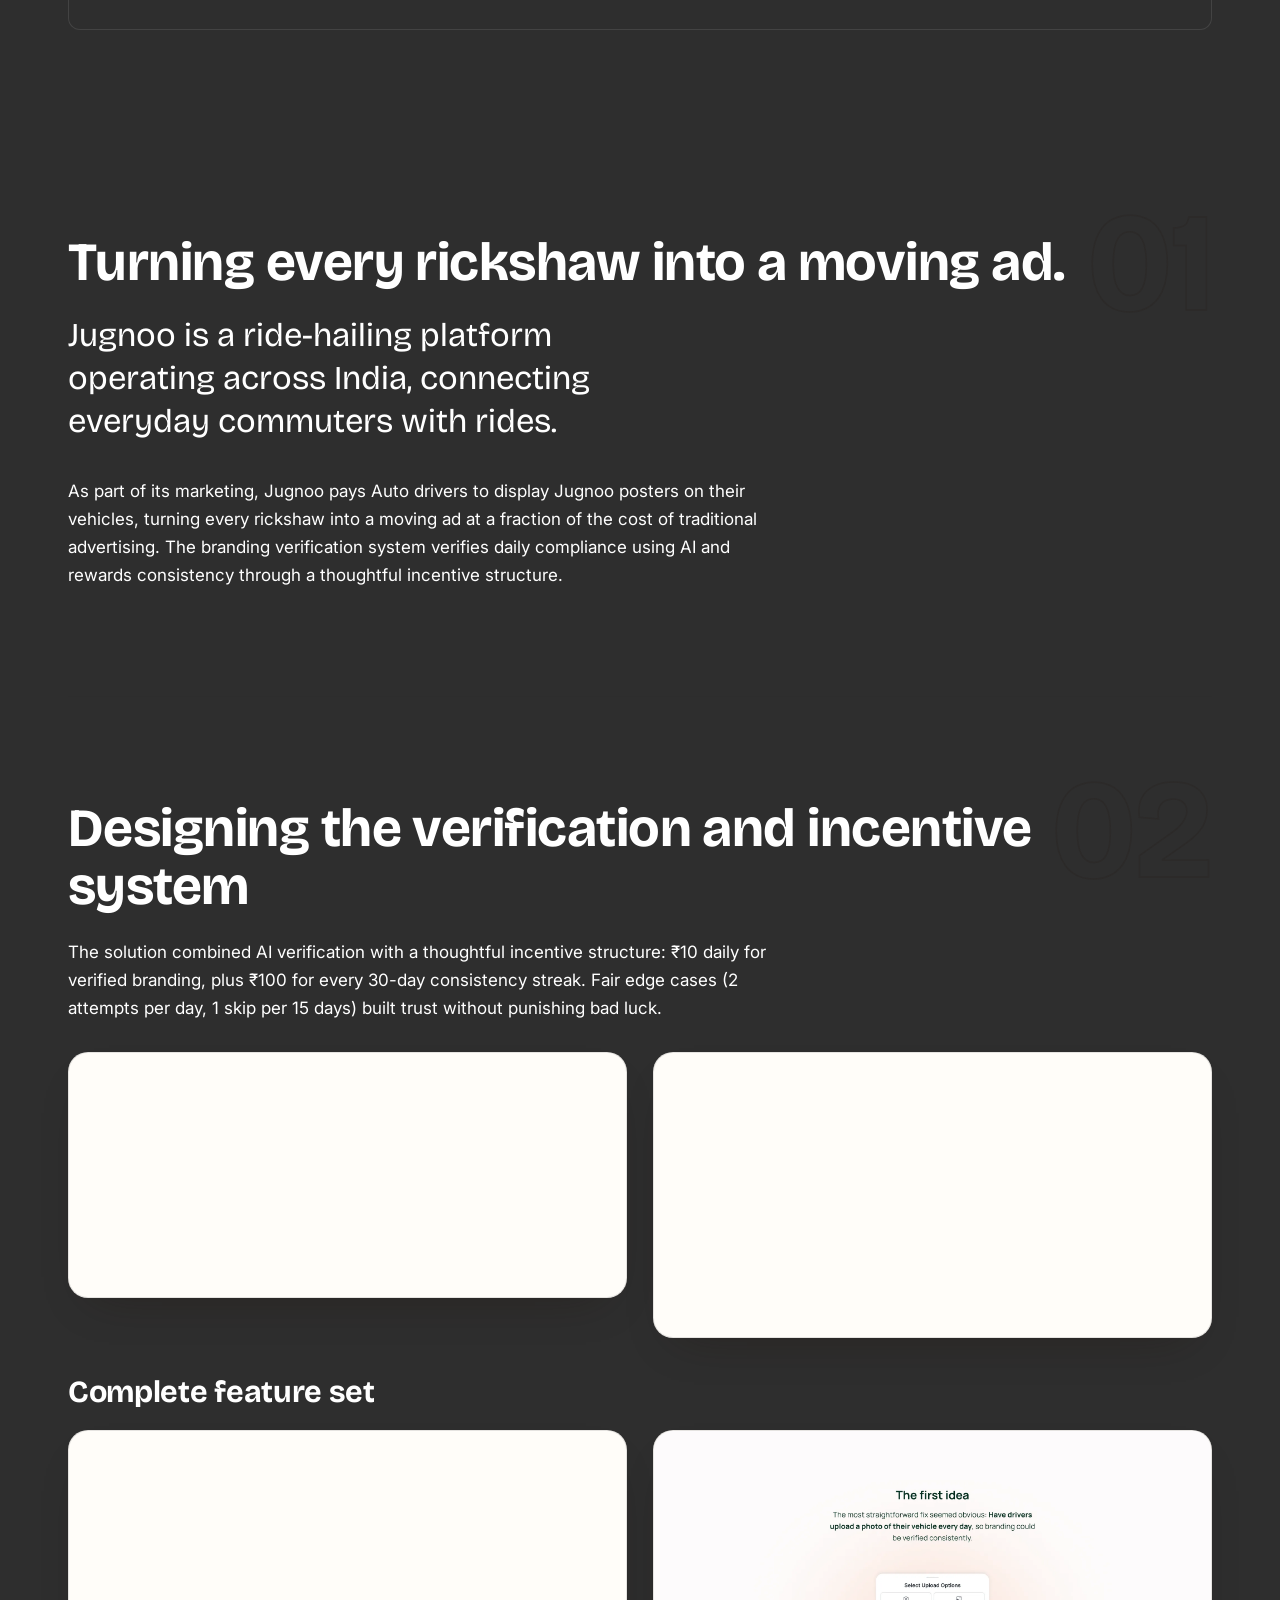
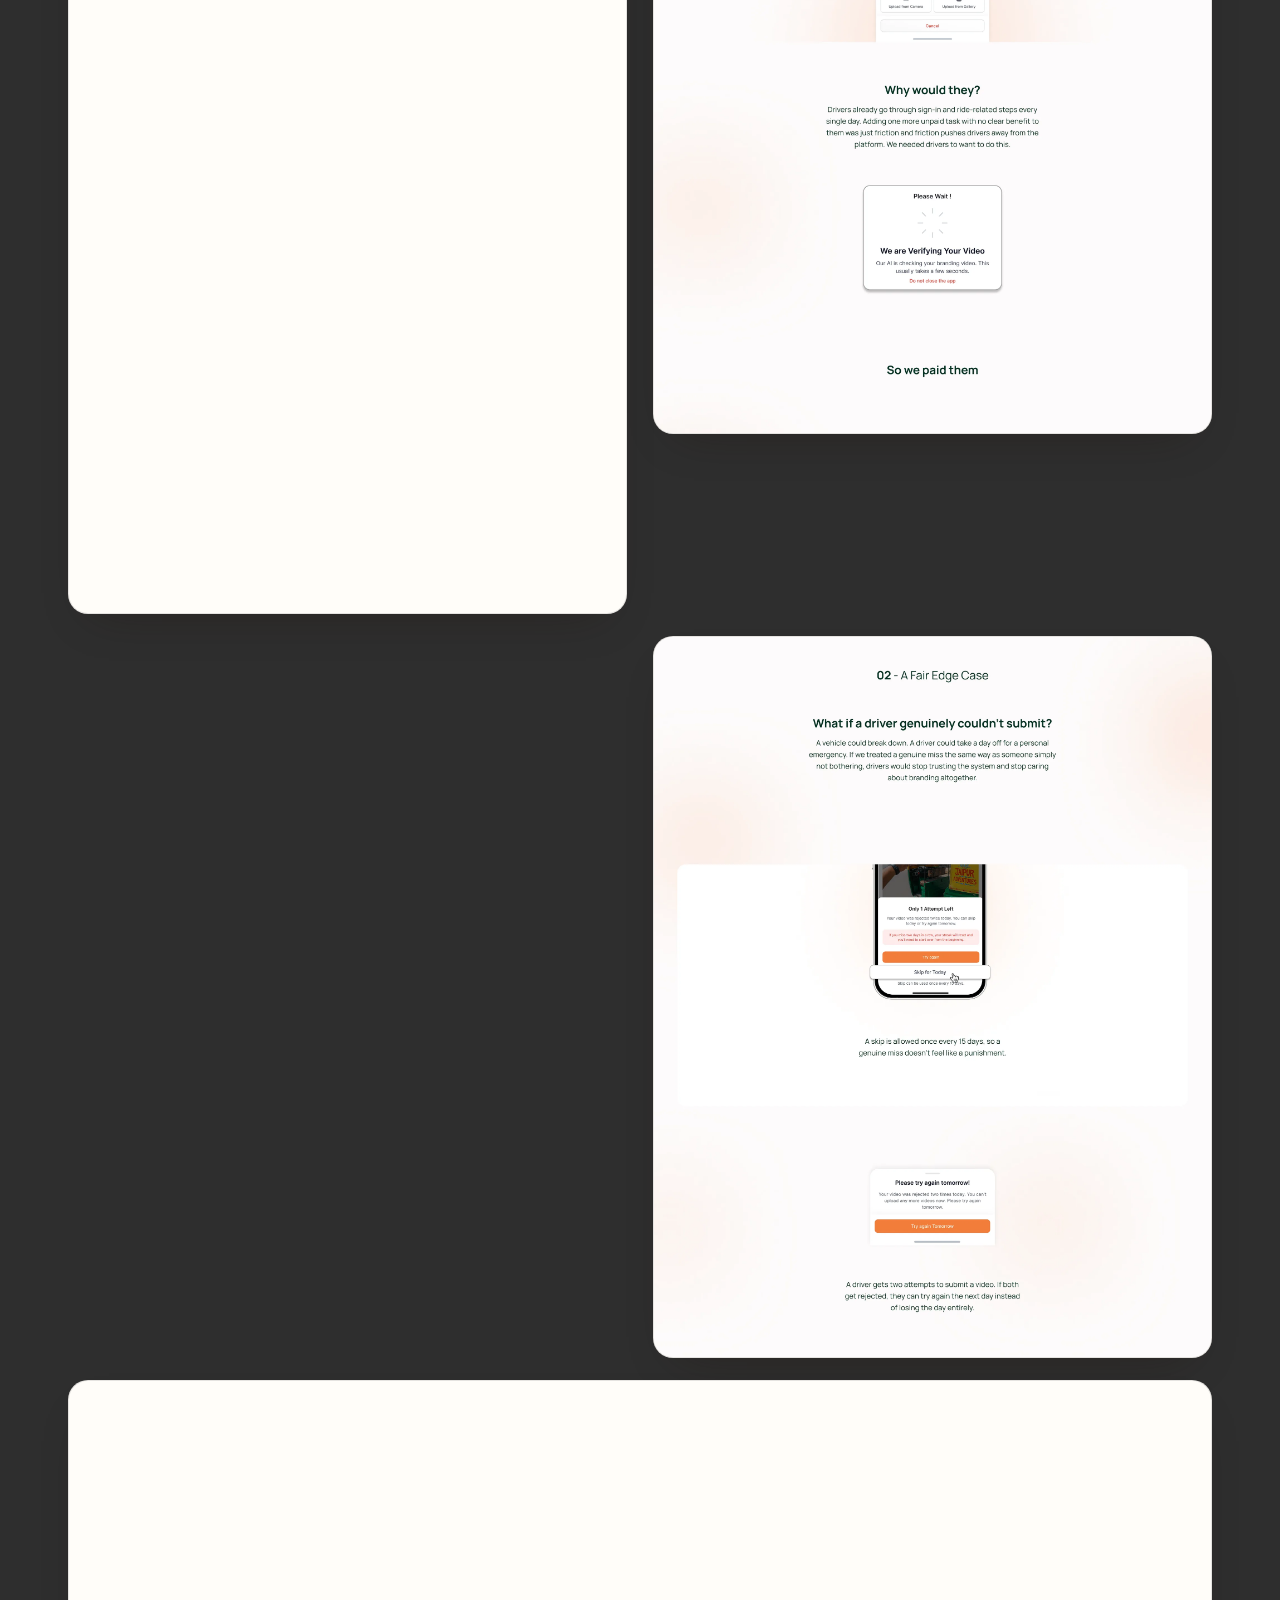
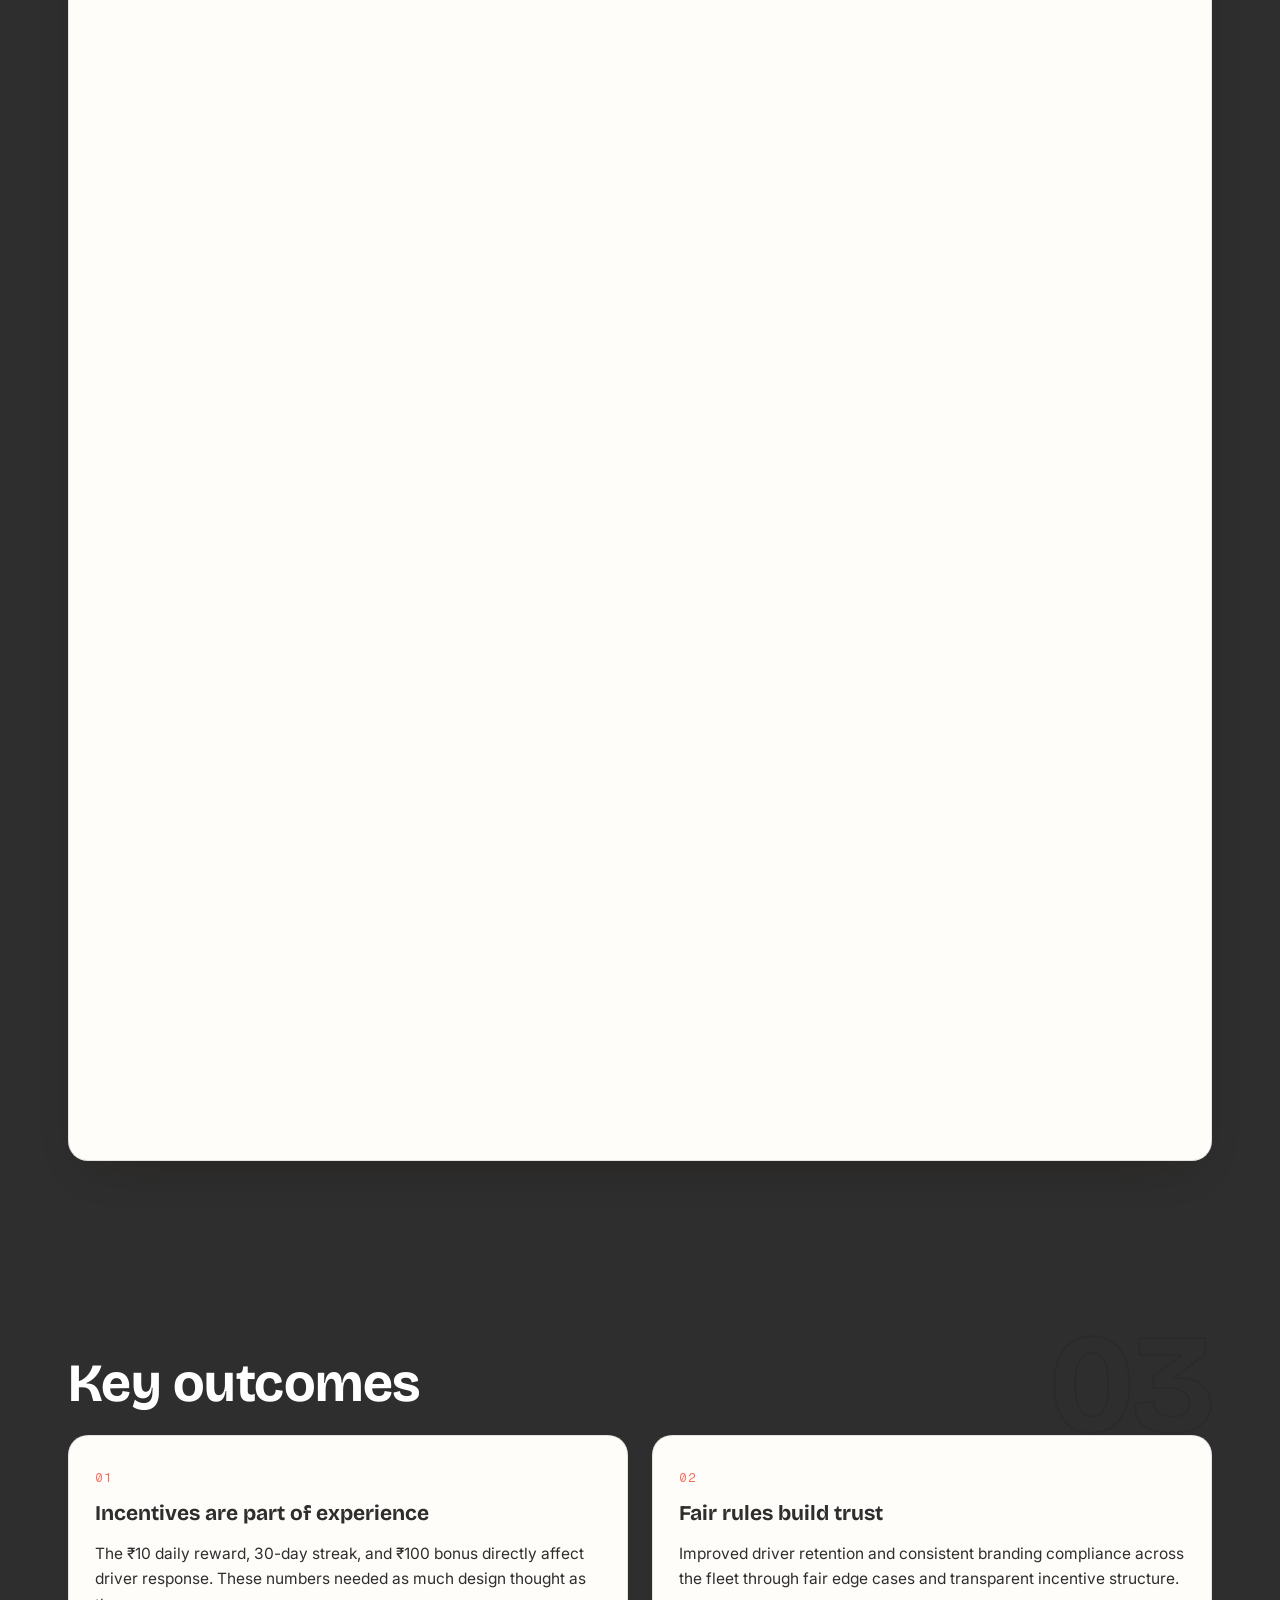
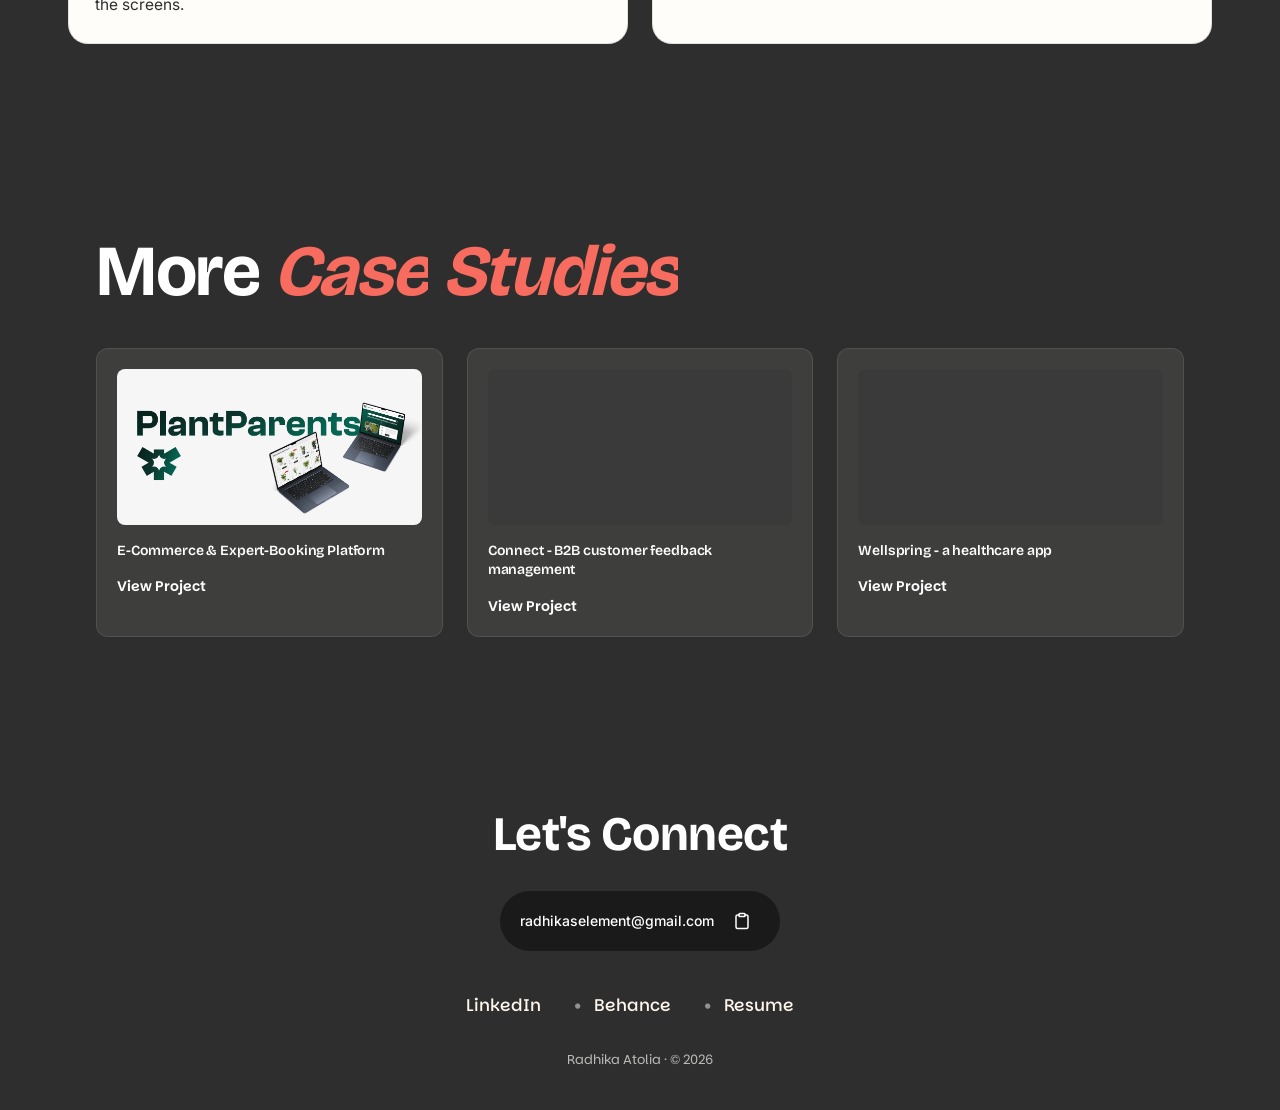
<file: case-jugnoo.html>
<!DOCTYPE html>
<html lang="en">
<head>
<meta charset="utf-8">
<meta name="viewport" content="width=device-width, initial-scale=1">
<meta name="theme-color" content="#F8F6F3">
<title>Jugnoo - Vehicle Branding - Radhika Atolia</title>
<meta name="description" content="A system that verifies vehicle branding daily through AI and rewards consistency through a series of incentive structure, designed to balance business compliance needs with driver trust and retention.">
<link rel="canonical" href="https://www.radhikaatolia.website/case-jugnoo">
<meta property="og:type" content="article"><meta property="og:site_name" content="Radhika Atolia"><meta property="og:locale" content="en_US"><meta property="og:url" content="https://www.radhikaatolia.website/case-jugnoo"><meta property="og:title" content="Jugnoo - Vehicle Branding - Radhika Atolia"><meta property="og:description" content="A system that verifies vehicle branding daily through AI and rewards consistency through a series of incentive structure, designed to balance business compliance needs with driver trust and retention.">
<meta property="og:image" content="https://www.radhikaatolia.website/assets/og/jugnoo-vehicle-branding.jpg"><meta property="og:image:secure_url" content="https://www.radhikaatolia.website/assets/og/jugnoo-vehicle-branding.jpg"><meta property="og:image:type" content="image/jpeg"><meta property="og:image:width" content="1200"><meta property="og:image:height" content="630"><meta property="og:image:alt" content="Jugnoo - Vehicle Branding - Radhika Atolia">
<meta name="twitter:card" content="summary_large_image"><meta name="twitter:title" content="Jugnoo - Vehicle Branding - Radhika Atolia"><meta name="twitter:description" content="A system that verifies vehicle branding daily through AI and rewards consistency through a series of incentive structure, designed to balance business compliance needs with driver trust and retention."><meta name="twitter:image" content="https://www.radhikaatolia.website/assets/og/jugnoo-vehicle-branding.jpg">

<link rel="preconnect" href="https://fonts.googleapis.com"><link rel="preconnect" href="https://fonts.gstatic.com" crossorigin>
<link href="https://fonts.googleapis.com/css2?family=Bricolage+Grotesque:wght@400;500;600;700&family=Parkinsans:wght@400;500;600;700&family=Fragment+Mono&family=Inter:wght@400;500;600;700&display=swap" rel="stylesheet">
<link rel="icon" href="/favicon.ico" sizes="any"><link rel="icon" type="image/png" sizes="96x96" href="/assets/favicon-96.png"><link rel="apple-touch-icon" sizes="180x180" href="/assets/apple-touch-icon.png">
<link rel="stylesheet" href="styles.css">
<script type="application/ld+json">{"@context":"https://schema.org","@graph":[{"@type":"CreativeWork","@id":"https://www.radhikaatolia.website/case-jugnoo#work","url":"https://www.radhikaatolia.website/case-jugnoo","name":"Jugnoo — Vehicle Branding","abstract":"A system that verifies vehicle branding daily through AI and rewards consistency through a series of incentive structure, designed to balance business compliance needs with driver trust and retention.","image":"https://www.radhikaatolia.website/assets/og/jugnoo-vehicle-branding.jpg","creator":{"@id":"https://www.radhikaatolia.website/#radhika"},"author":{"@id":"https://www.radhikaatolia.website/#radhika"},"inLanguage":"en","genre":"Product Design"},{"@type":"Person","@id":"https://www.radhikaatolia.website/#radhika","name":"Radhika Atolia","jobTitle":"Product Designer","url":"https://www.radhikaatolia.website/","sameAs":["https://www.linkedin.com/in/radhikaatolia/","https://www.behance.net/radhikaselement"]},{"@type":"BreadcrumbList","itemListElement":[{"@type":"ListItem","position":1,"name":"Home","item":"https://www.radhikaatolia.website/"},{"@type":"ListItem","position":2,"name":"Work","item":"https://www.radhikaatolia.website/work"},{"@type":"ListItem","position":3,"name":"Jugnoo — Vehicle Branding","item":"https://www.radhikaatolia.website/case-jugnoo"}]}]}</script>
</head>
<body>
<div class="progress"><i></i></div>
<header class="nav"><div class="nav__inner">
  <a href="/" class="nav__brand">Radhika</a>
  <nav class="nav__links"><a href="/work">Work</a><a href="/about">About</a><a href="https://drive.google.com/file/d/1Jq2FRqnfDB9zXBeFMFWMqm-A3XI-F7hZ/view?usp=drive_link" target="_blank" rel="noopener">Resume</a></nav>
  <button class="nav__toggle" aria-label="Menu">☰</button>
</div></header>

<article>
<!-- COVER & METADATA SECTION -->
<section class="cs-hero"><div class="wrap">
 <h1 data-split>Jugnoo - Vehicle Branding</h1>
 <p class="lead" data-reveal="up" style="--i:2">A system that verifies vehicle branding daily through AI and rewards consistency through a series of incentive structure, designed to balance business compliance needs with driver trust and retention.</p>

 <div class="cs-cover" data-reveal="scale" style="margin:40px 0"><div class="cs-cover__in" style="background:#ffffff"><img src="assets/framer/rKOe2JHnERPyvkVrDf6527gXQ20.webp" width="2400" height="1225" alt="Jugnoo - Vehicle Branding" decoding="async"></div></div>

 <div class="cs-metadata" data-reveal="up"><div><small>My role</small><b>Product Designer</b></div><div><small>Timeline</small><b>6 weeks</b></div><div><small>Team</small><b>Jungleworks · Jugnoo</b></div><div><small>Tools</small><b>Figma</b></div></div>

 <div class="cs-summary" data-reveal="up" style="--i:3">
   <div><h3>The Problem</h3><p>Verify auto-rickshaw branding every day without losing driver trust.</p></div>
   <div><h3>What I Did</h3><p>AI video verification, a ₹10 daily payout, a ₹100 reward for every 30-day streak, and fair edge cases (2 attempts a day, 1 skip per 15 days).</p></div>
   <div><h3>Takeaway</h3><p>Incentives are part of the experience - the numbers deserve as much design as the screens.</p></div>
   <div><h3>Impact</h3><p>Improved driver retention and consistent branding compliance across the fleet.</p></div>
 </div>
</div></section>

<!-- MAIN CONTENT SECTION -->
<section class="cs-body"><div class="wrap">

<section class="cs-sec" id="intro" data-no="01"><h2>Turning every rickshaw into a moving ad.</h2>
<p class="big">Jugnoo is a ride-hailing platform operating across India, connecting everyday commuters with rides.</p>
<p>As part of its marketing, Jugnoo pays Auto drivers to display Jugnoo posters on their vehicles, turning every rickshaw into a moving ad at a fraction of the cost of traditional advertising. The branding verification system verifies daily compliance using AI and rewards consistency through a thoughtful incentive structure.</p>
</section>

<section class="cs-sec" id="boards" data-no="02"><h2>Designing the verification and incentive system</h2>
<p>The solution combined AI verification with a thoughtful incentive structure: ₹10 daily for verified branding, plus ₹100 for every 30-day consistency streak. Fair edge cases (2 attempts per day, 1 skip per 15 days) built trust without punishing bad luck.</p>
<div class="row c2 top float3d" style="margin-top:30px" data-stagger>
  <a class="shot " href="assets/behance/jugnoo-vehicle-branding/01.webp" data-lb="jugnoo-branding" data-reveal="up"><img src="assets/behance/jugnoo-vehicle-branding/01.webp" width="2000" height="1500" alt="System overview and onboarding" loading="lazy" decoding="async"></a>
  <a class="shot " href="assets/behance/jugnoo-vehicle-branding/02.webp" data-lb="jugnoo-branding" data-reveal="up"><img src="assets/behance/jugnoo-vehicle-branding/02.webp" width="2000" height="1500" alt="Daily verification flow" loading="lazy" decoding="async"></a>
</div>
<h3>Complete feature set</h3>
<div class="row c2 top" style="margin-top:22px"><a class="shot " href="assets/behance/jugnoo-vehicle-branding/03.webp" data-lb="jugnoo-branding" data-reveal="up"><img src="assets/behance/jugnoo-vehicle-branding/03.webp" width="2000" height="1500" alt="Verification states and feedback" loading="lazy" decoding="async"></a><a class="shot " href="assets/behance/jugnoo-vehicle-branding/04.webp" data-lb="jugnoo-branding" data-reveal="up"><img src="assets/behance/jugnoo-vehicle-branding/04.webp" width="2000" height="1500" alt="Incentive dashboard and rewards" loading="lazy" decoding="async"></a></div>
<div class="row c2 top" style="margin-top:22px"><a class="shot " href="assets/behance/jugnoo-vehicle-branding/05.webp" data-lb="jugnoo-branding" data-reveal="up"><img src="assets/behance/jugnoo-vehicle-branding/05.webp" width="2000" height="1500" alt="Branding history and compliance tracking" loading="lazy" decoding="async"></a><a class="shot " href="assets/behance/jugnoo-vehicle-branding/06.webp" data-lb="jugnoo-branding" data-reveal="up"><img src="assets/behance/jugnoo-vehicle-branding/06.webp" width="2000" height="1500" alt="User journey and edge cases" loading="lazy" decoding="async"></a></div>
<div class="row c1 top" style="margin-top:22px"><a class="shot " href="assets/behance/jugnoo-vehicle-branding/07.webp" data-lb="jugnoo-branding" data-reveal="up"><img src="assets/behance/jugnoo-vehicle-branding/07.webp" width="2000" height="1500" alt="Design system and components" loading="lazy" decoding="async"></a></div>
</section>

<section class="cs-sec" id="learnings" data-no="03"><h2>Key outcomes</h2>
<div class="cards2" data-stagger>
  <div class="card"><span class="n">01</span><b>Incentives are part of experience</b><p>The ₹10 daily reward, 30-day streak, and ₹100 bonus directly affect driver response. These numbers needed as much design thought as the screens.</p></div>
  <div class="card"><span class="n">02</span><b>Fair rules build trust</b><p>Improved driver retention and consistent branding compliance across the fleet through fair edge cases and transparent incentive structure.</p></div>
</div>
</section>

</div></section>

<!-- RELATED PROJECTS CAROUSEL -->
<section class="related-projects"><div class="wrap">
  <h2 class="serif-title" style="margin-bottom:40px" data-split>More <em>Case Studies</em></h2>
  <div class="carousel-scroll" data-reveal="up">
    <a class="project-card" href="/case-plantparents">
      <div class="project-card__img"><img src="assets/framer/kE8fw0AakCNkQWW83Ua9I9Aoc8I.webp" width="2400" height="1225" alt="PlantParents" loading="lazy" decoding="async"></div>
      <h3>E-Commerce & Expert-Booking Platform</h3>
      <button class="project-card__btn"><span>View Project</span><span class="arrow">↗</span></button>
    </a>
    <a class="project-card" href="/case-connect">
      <div class="project-card__img"><img src="assets/behance/connect-b2b-feedback/01.webp" width="2000" height="1021" alt="Connect" loading="lazy" decoding="async"></div>
      <h3>Connect - B2B customer feedback management</h3>
      <button class="project-card__btn"><span>View Project</span><span class="arrow">↗</span></button>
    </a>
    <a class="project-card" href="/case-wellspring">
      <div class="project-card__img"><img src="assets/behance/wellspring-healthcare/01.webp" width="2000" height="1125" alt="Wellspring" loading="lazy" decoding="async"></div>
      <h3>Wellspring - a healthcare app</h3>
      <button class="project-card__btn"><span>View Project</span><span class="arrow">↗</span></button>
    </a>
  </div>
</div></section>

</article>

<footer class="footer"><div class="wrap">
  <h2 class="footer__title">Let's Connect</h2>
  <div class="footer__email">
    <span class="email-text">radhikaselement@gmail.com</span>
    <button class="email-copy" title="Copy email" aria-label="Copy email">
      <svg width="20" height="20" viewBox="0 0 24 24" fill="none" stroke="currentColor" stroke-width="2" stroke-linecap="round" stroke-linejoin="round">
        <path d="M16 4h2a2 2 0 0 1 2 2v14a2 2 0 0 1-2 2H6a2 2 0 0 1-2-2V6a2 2 0 0 1 2-2h2"></path>
        <rect x="8" y="2" width="8" height="4" rx="1" ry="1"></rect>
      </svg>
    </button>
  </div>
  <div class="footer__links">
    <a href="https://www.linkedin.com/in/radhikaatolia/" target="_blank" rel="noopener" class="social-link"><span>LinkedIn</span><span class="arrow">↗</span></a>
    <span class="dot">•</span>
    <a href="https://www.behance.net/radhikaselement" target="_blank" rel="noopener" class="social-link"><span>Behance</span><span class="arrow">↗</span></a>
    <span class="dot">•</span>
    <a href="https://drive.google.com/file/d/1Jq2FRqnfDB9zXBeFMFWMqm-A3XI-F7hZ/view?usp=drive_link" target="_blank" rel="noopener" class="social-link"><span>Resume</span><span class="arrow">↗</span></a>
  </div>
  <p class="footer__note">Radhika Atolia · © <span id="yr"></span></p>
</div></footer>

<script src="script.js"></script>
</body>
</html>
</file>
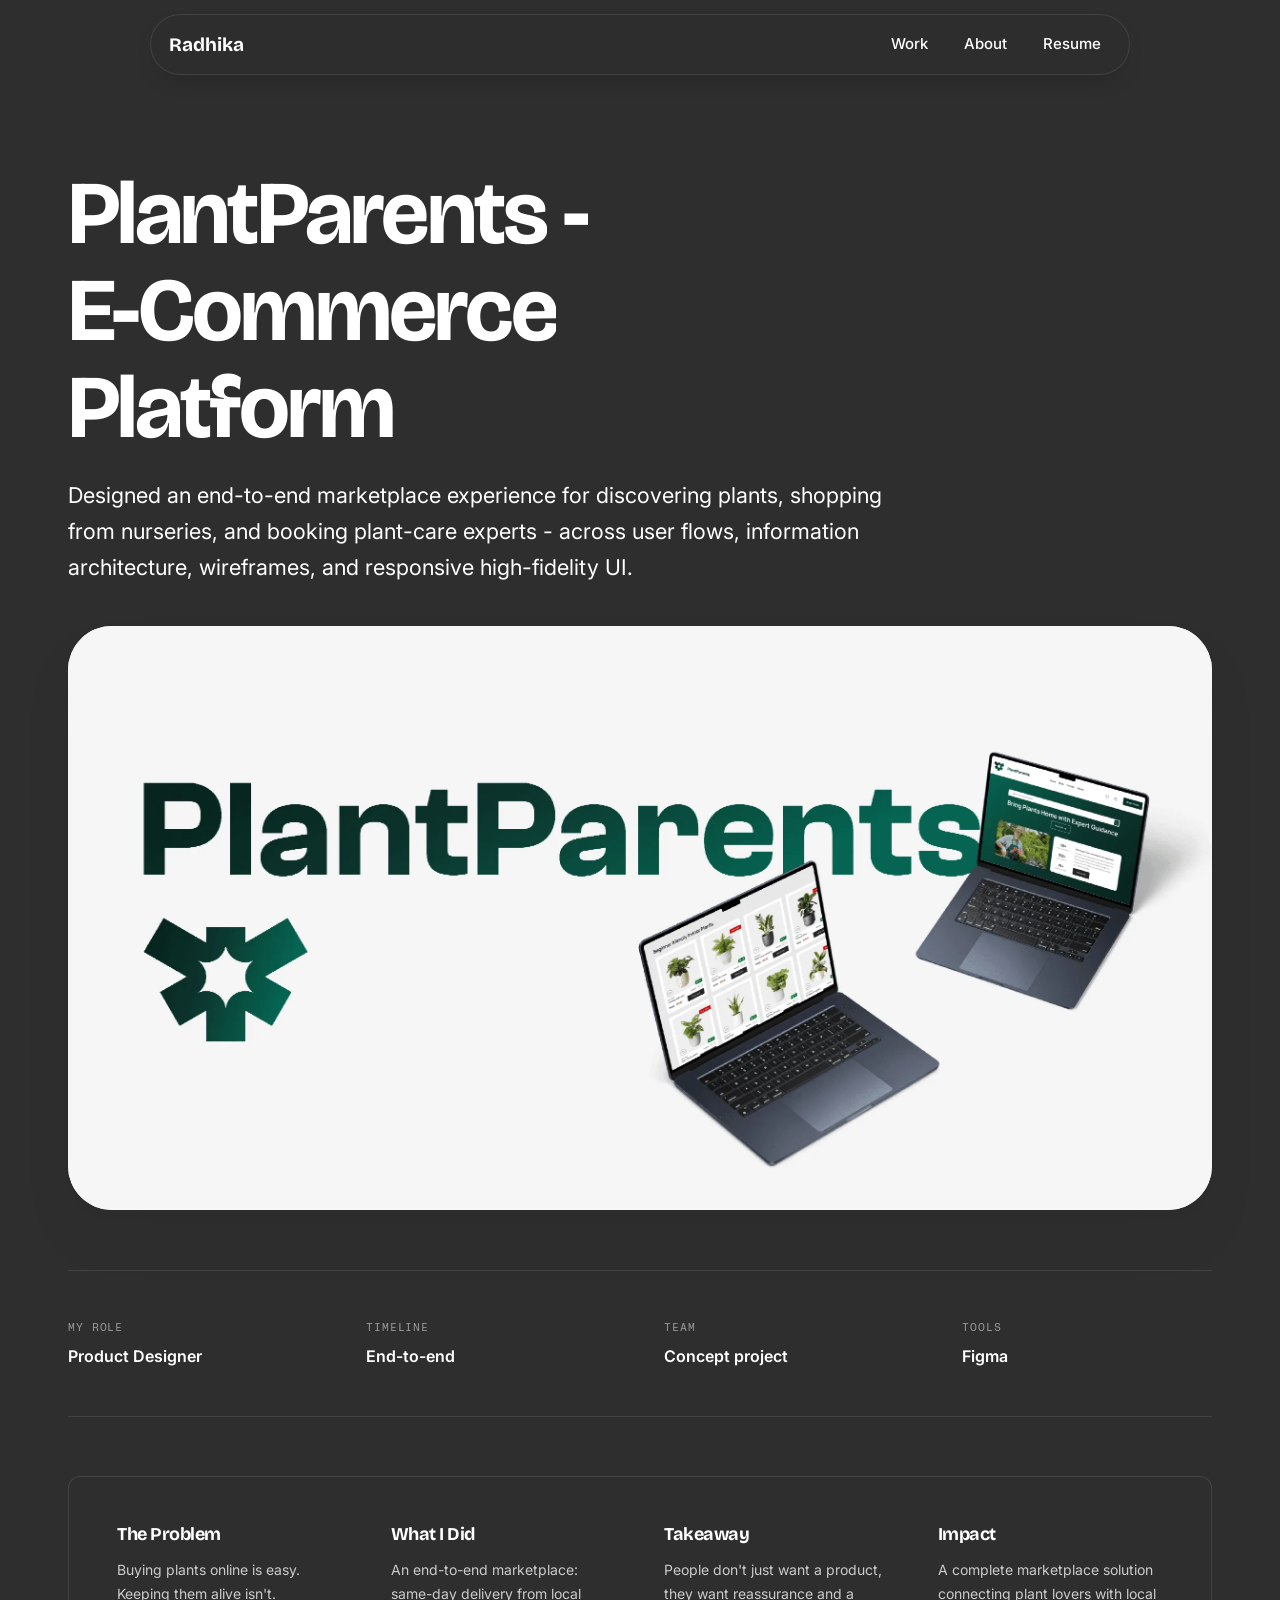
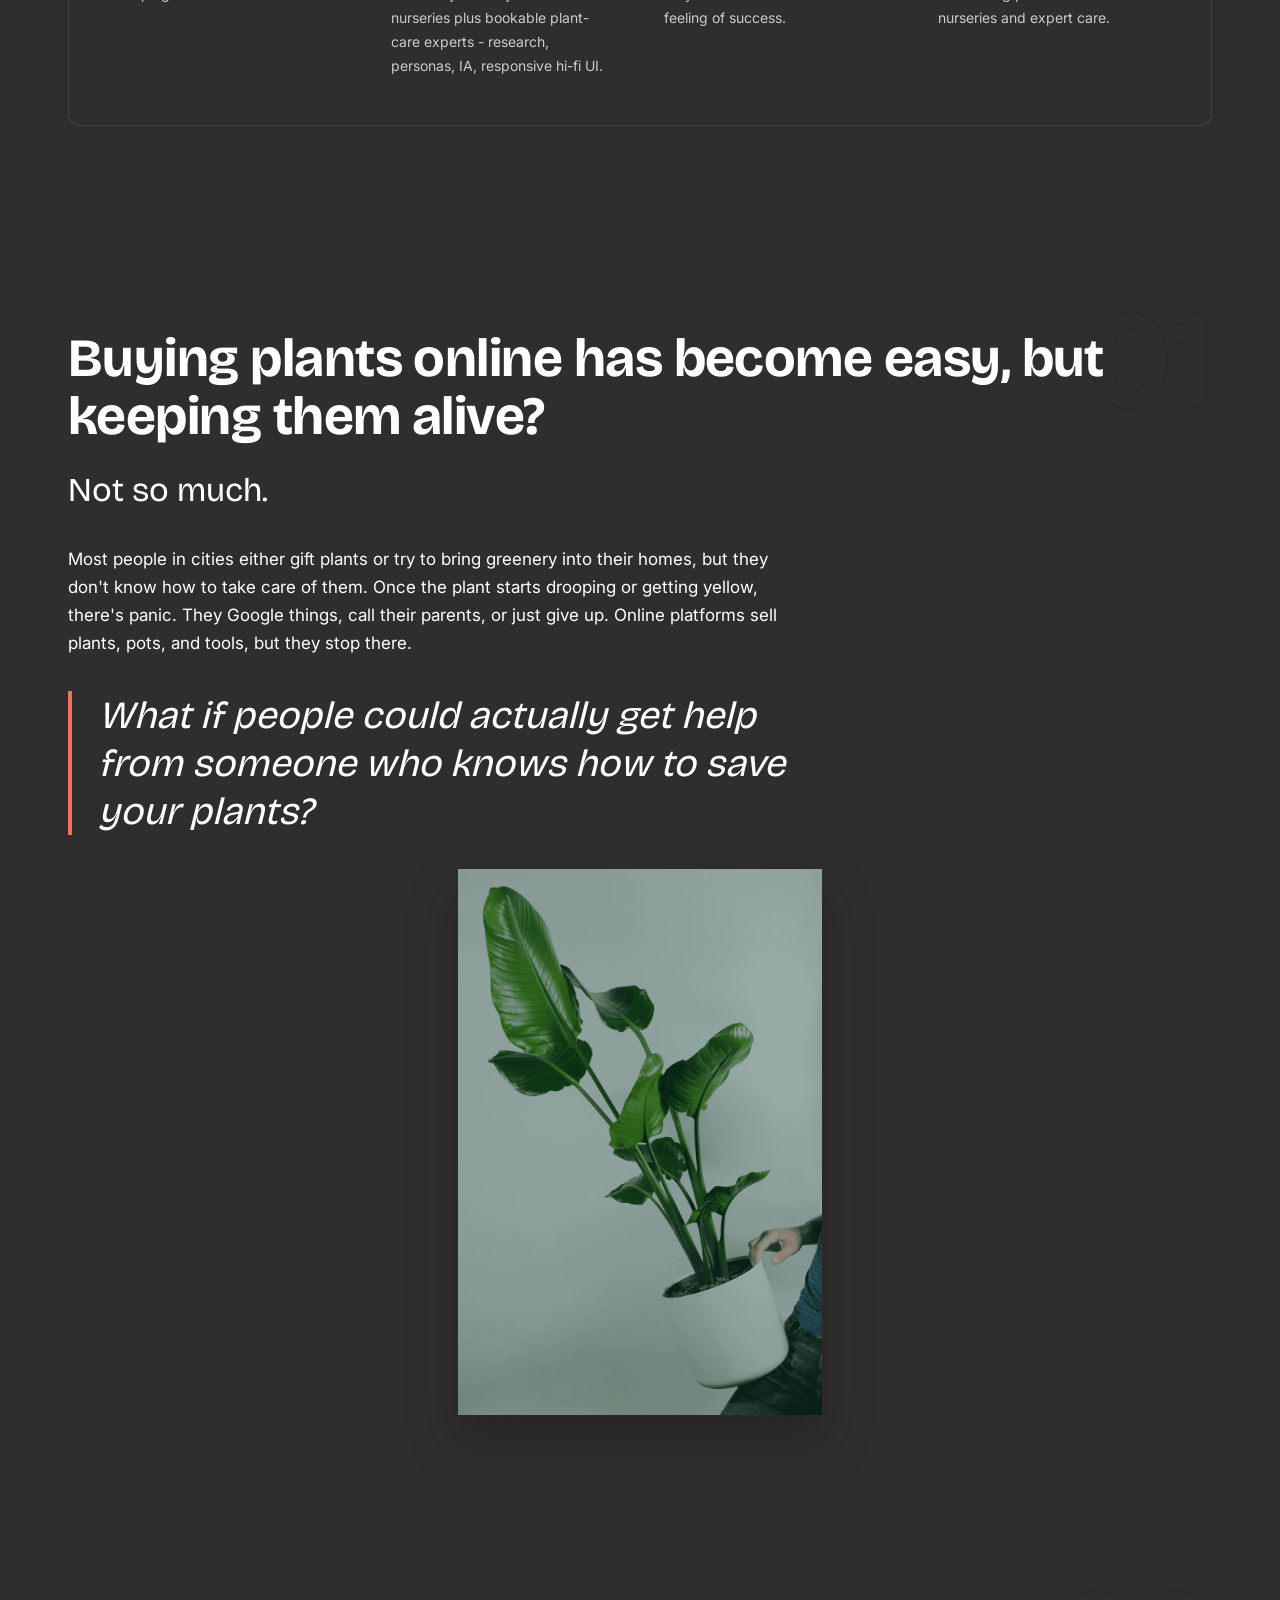
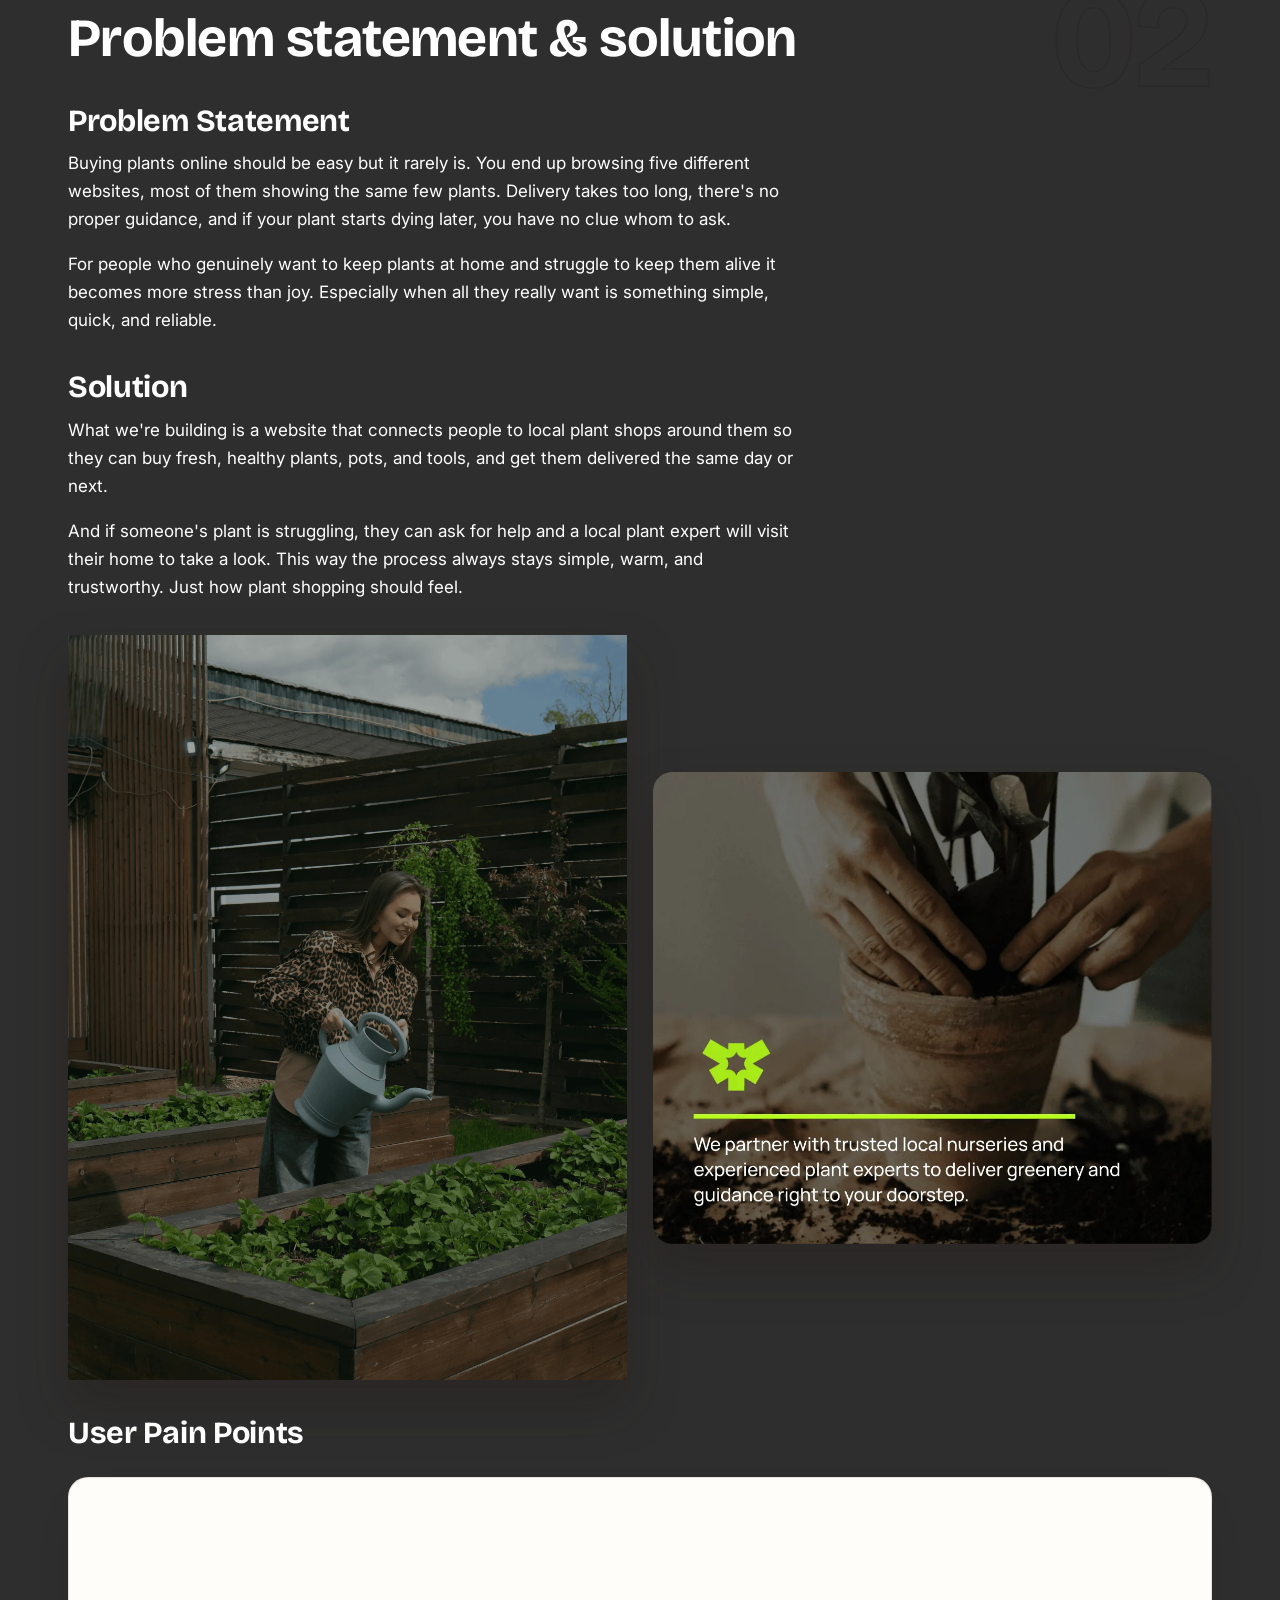
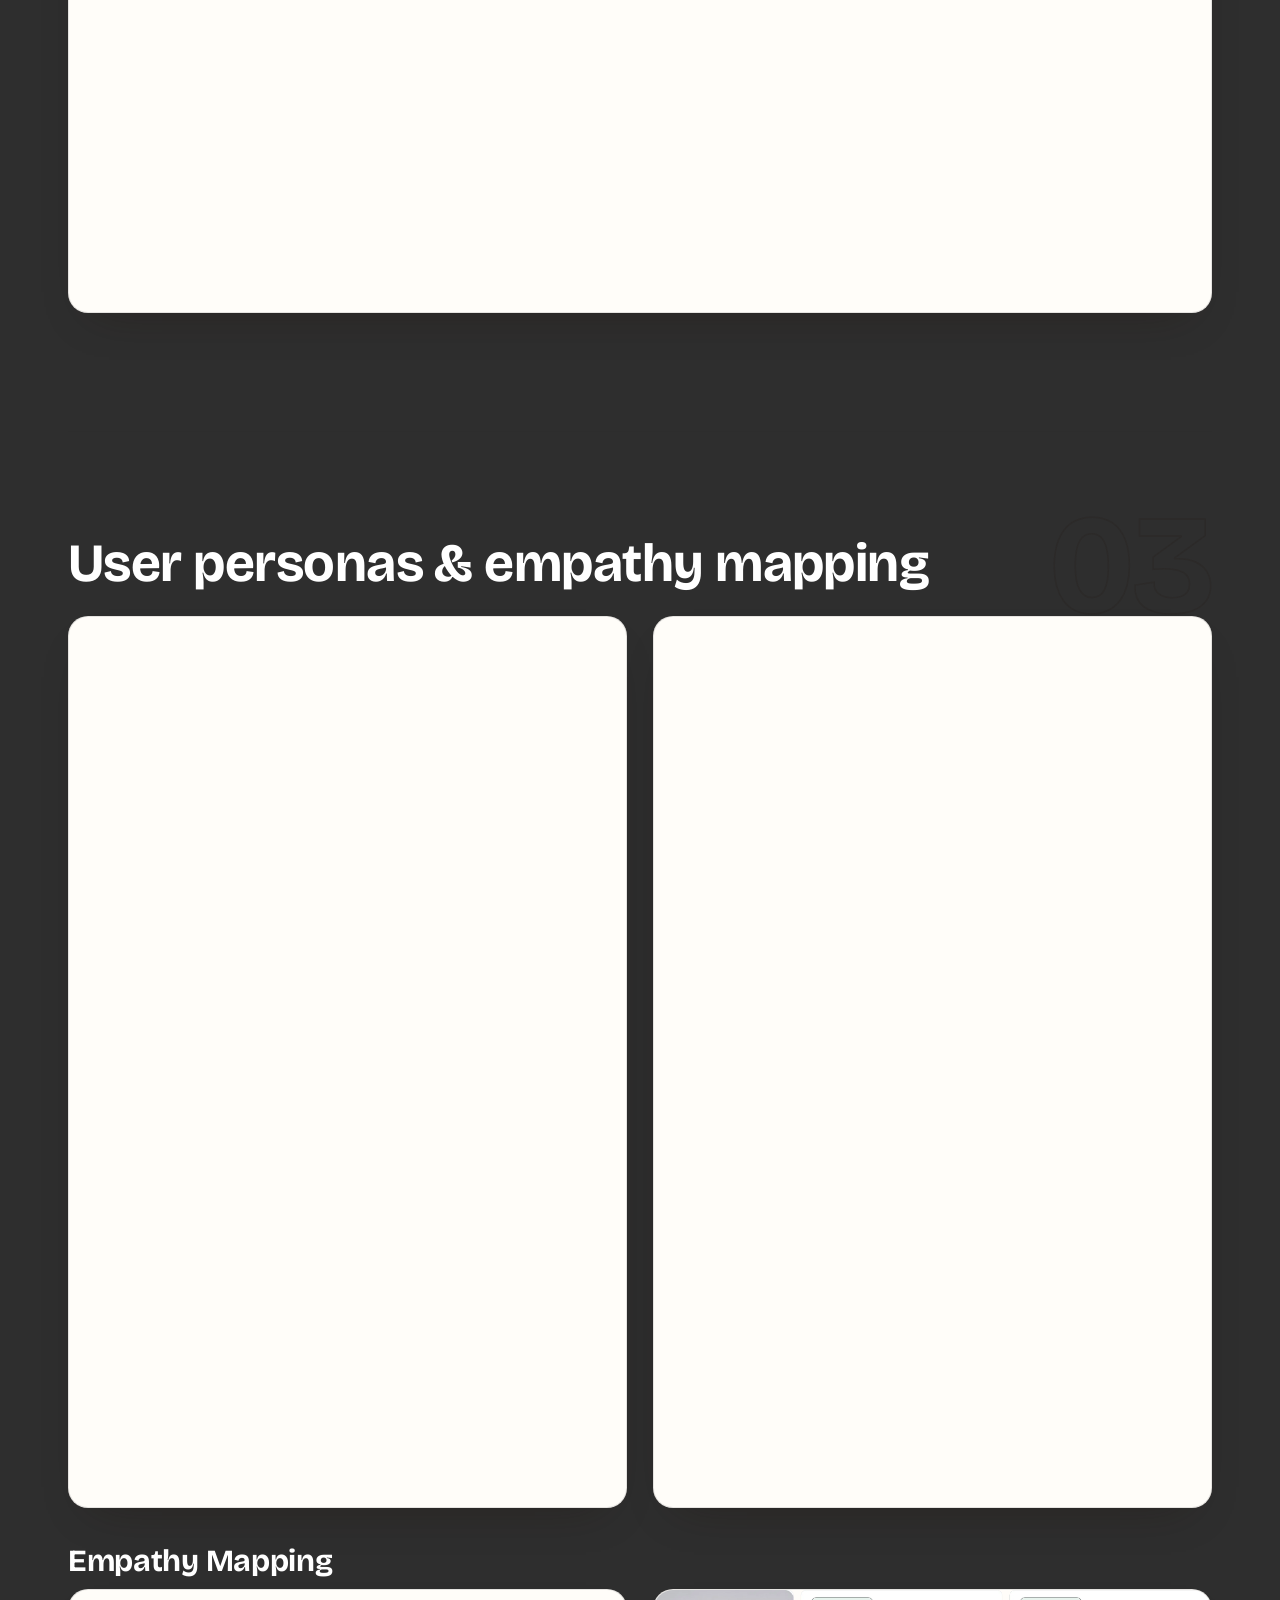
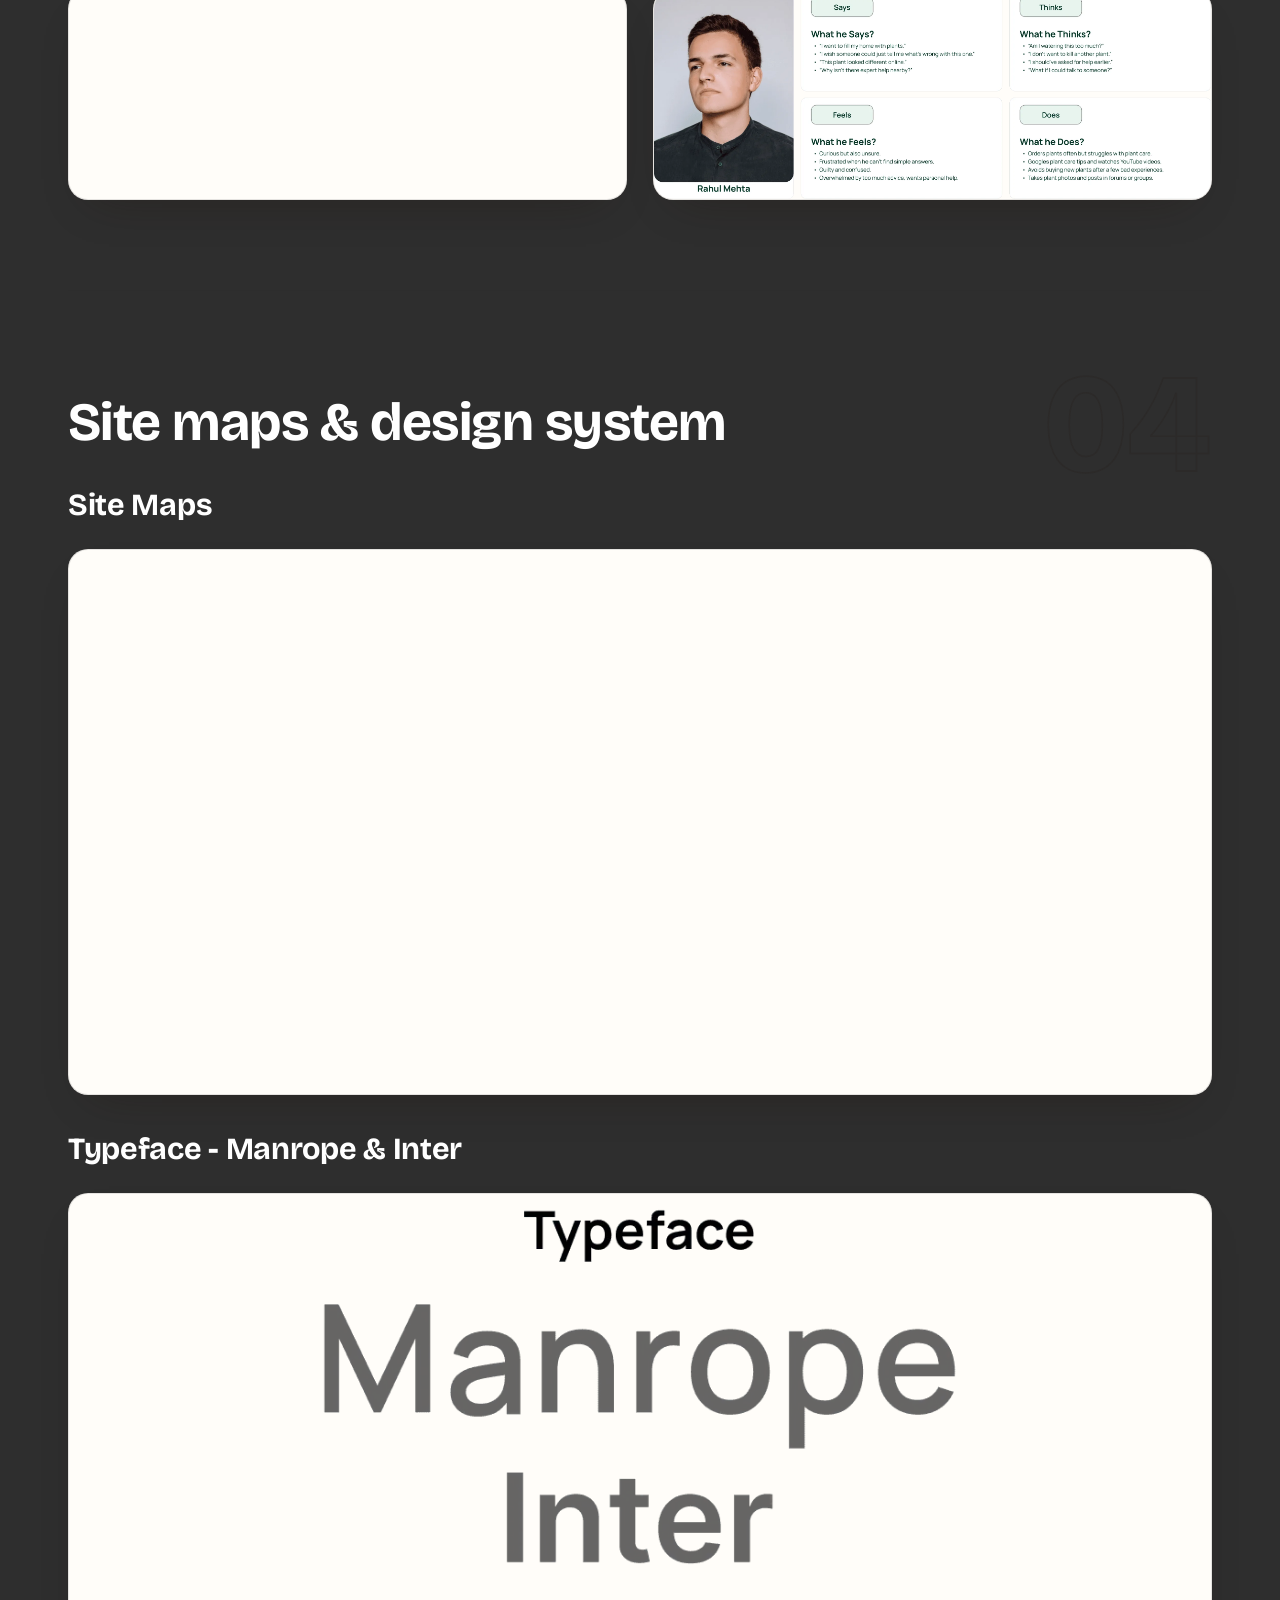
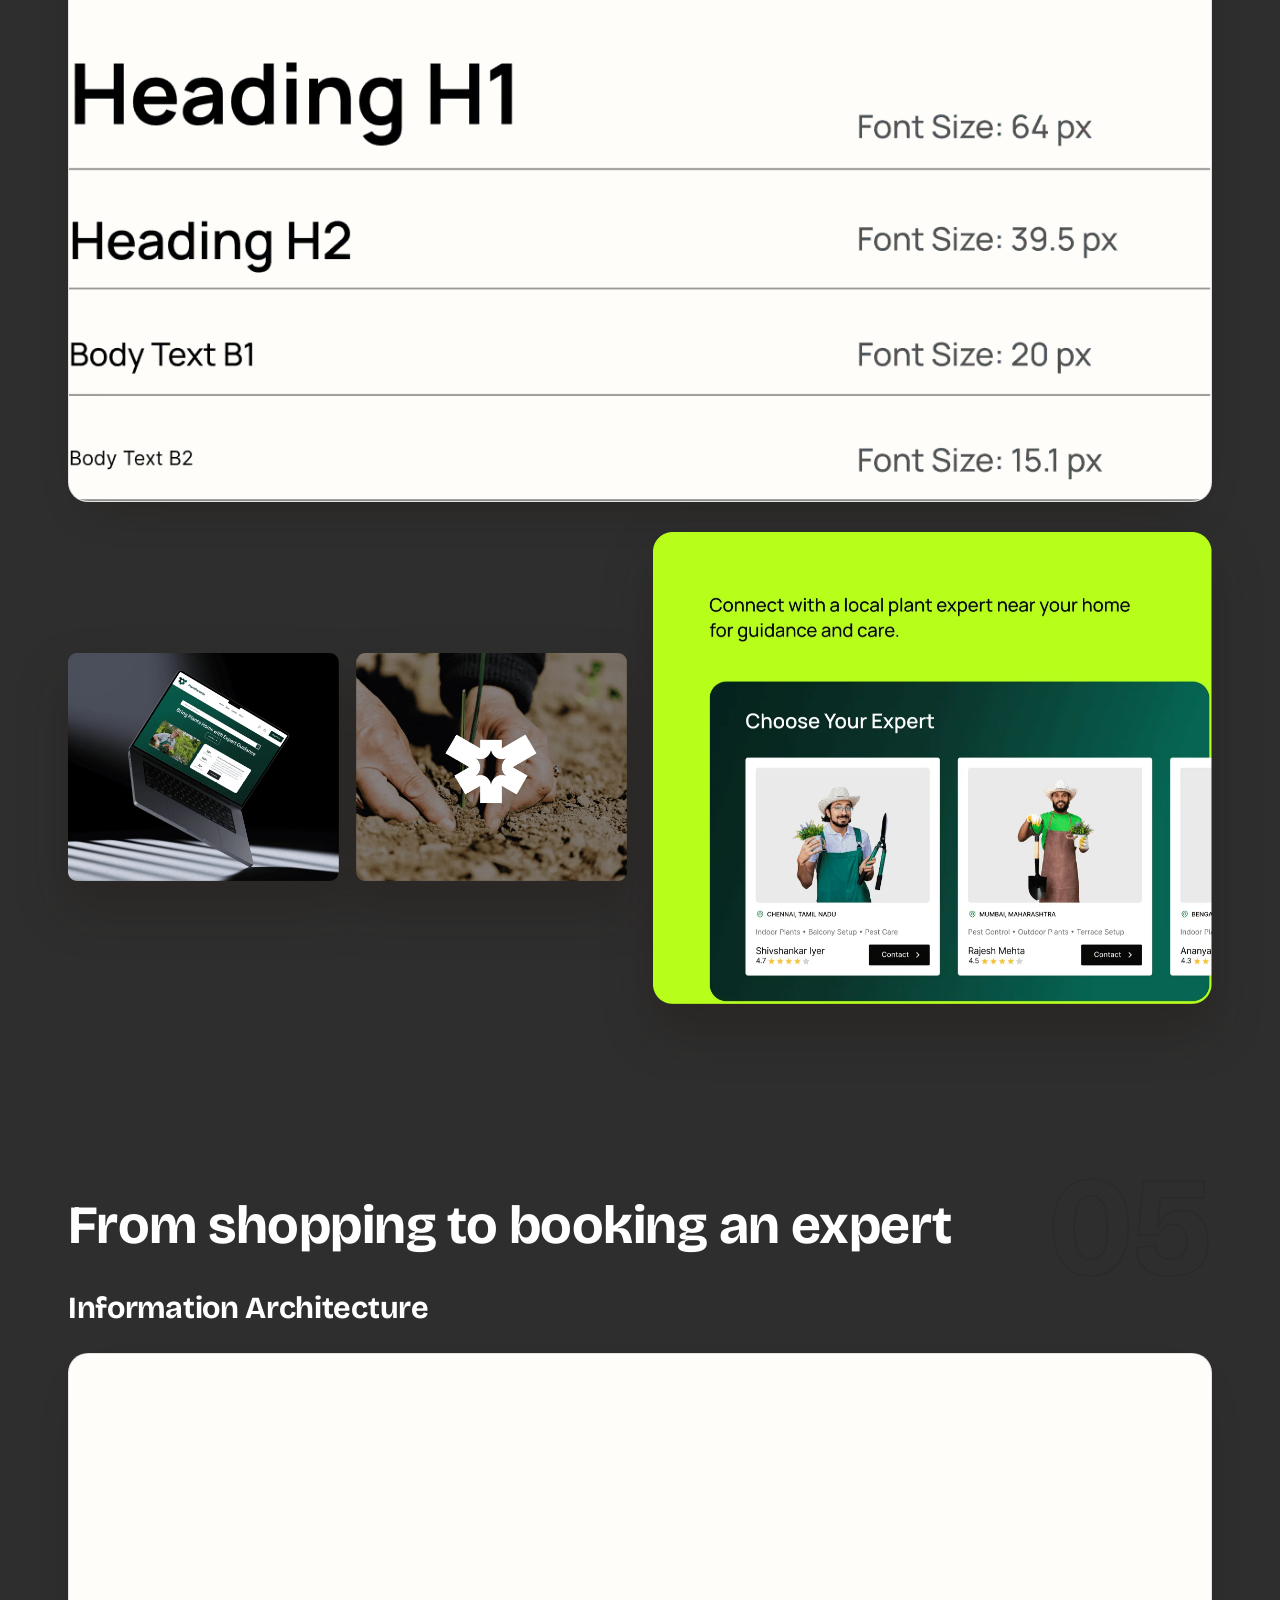
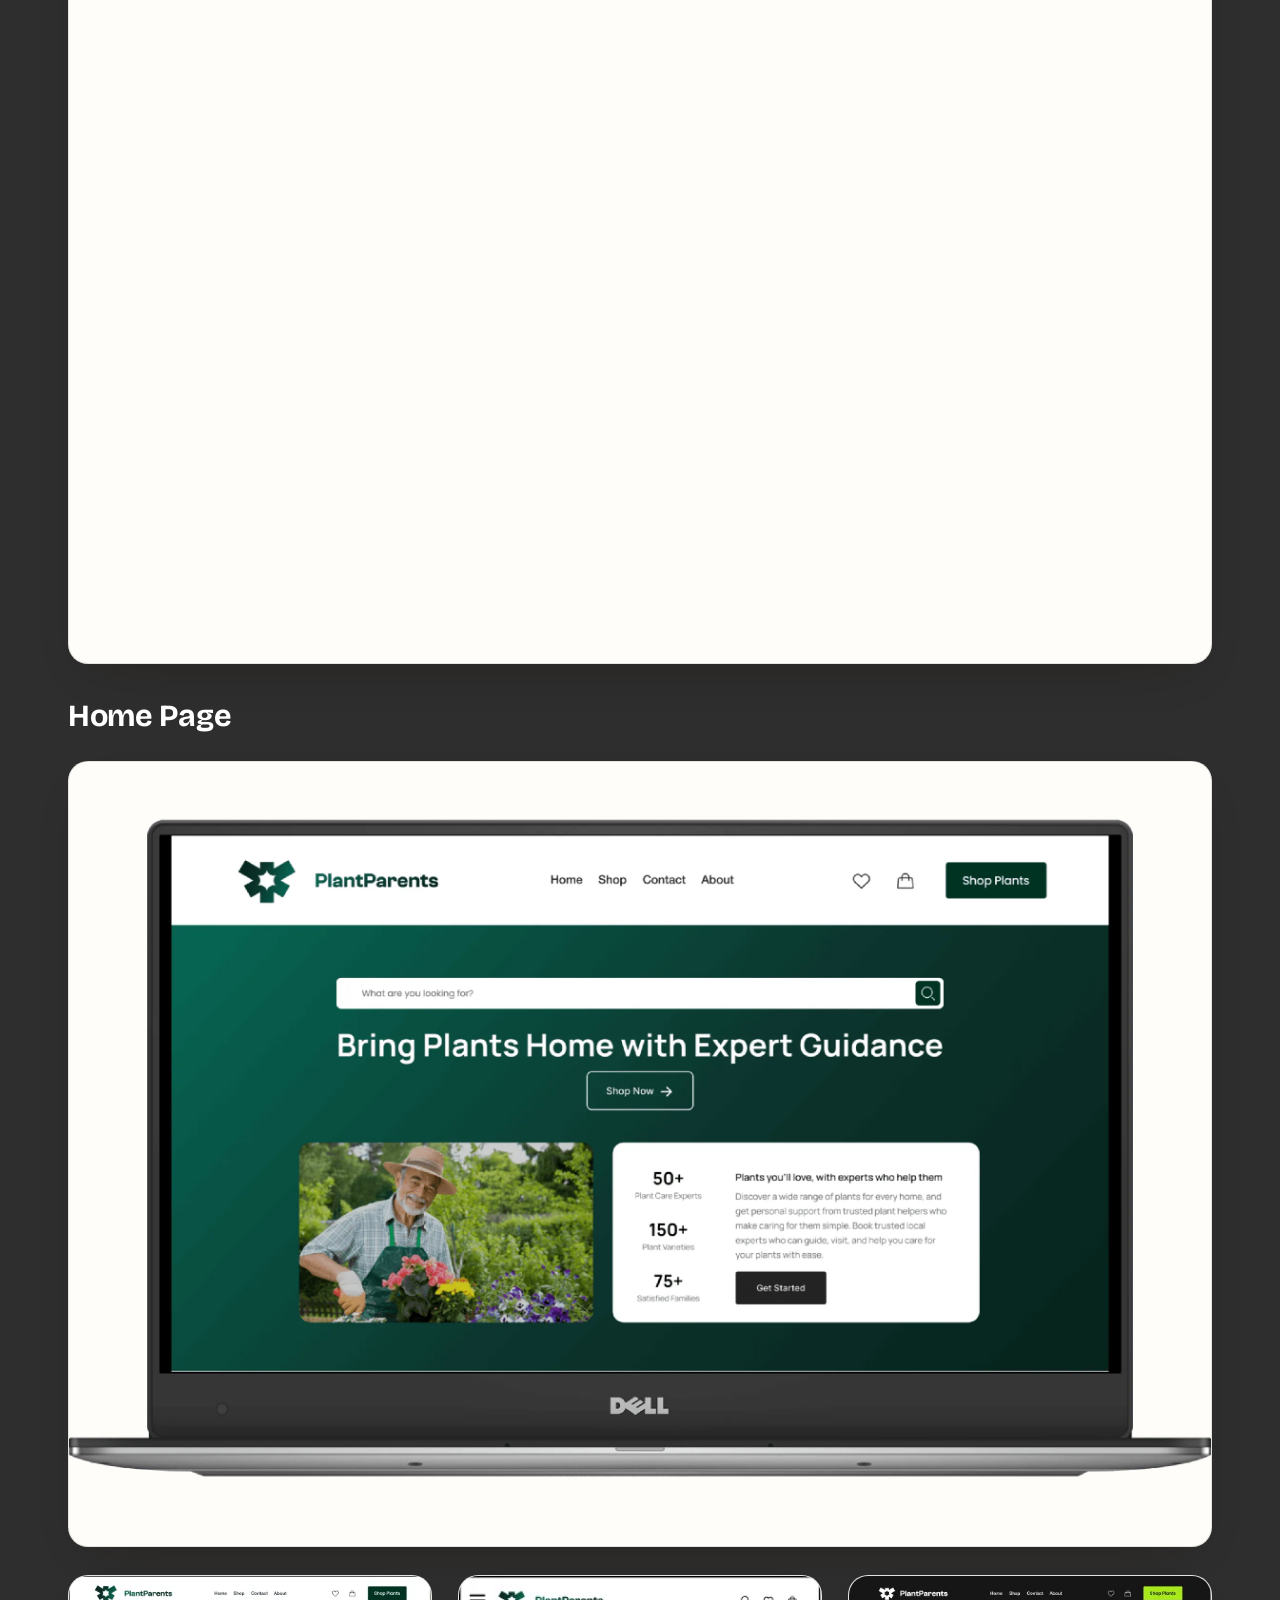
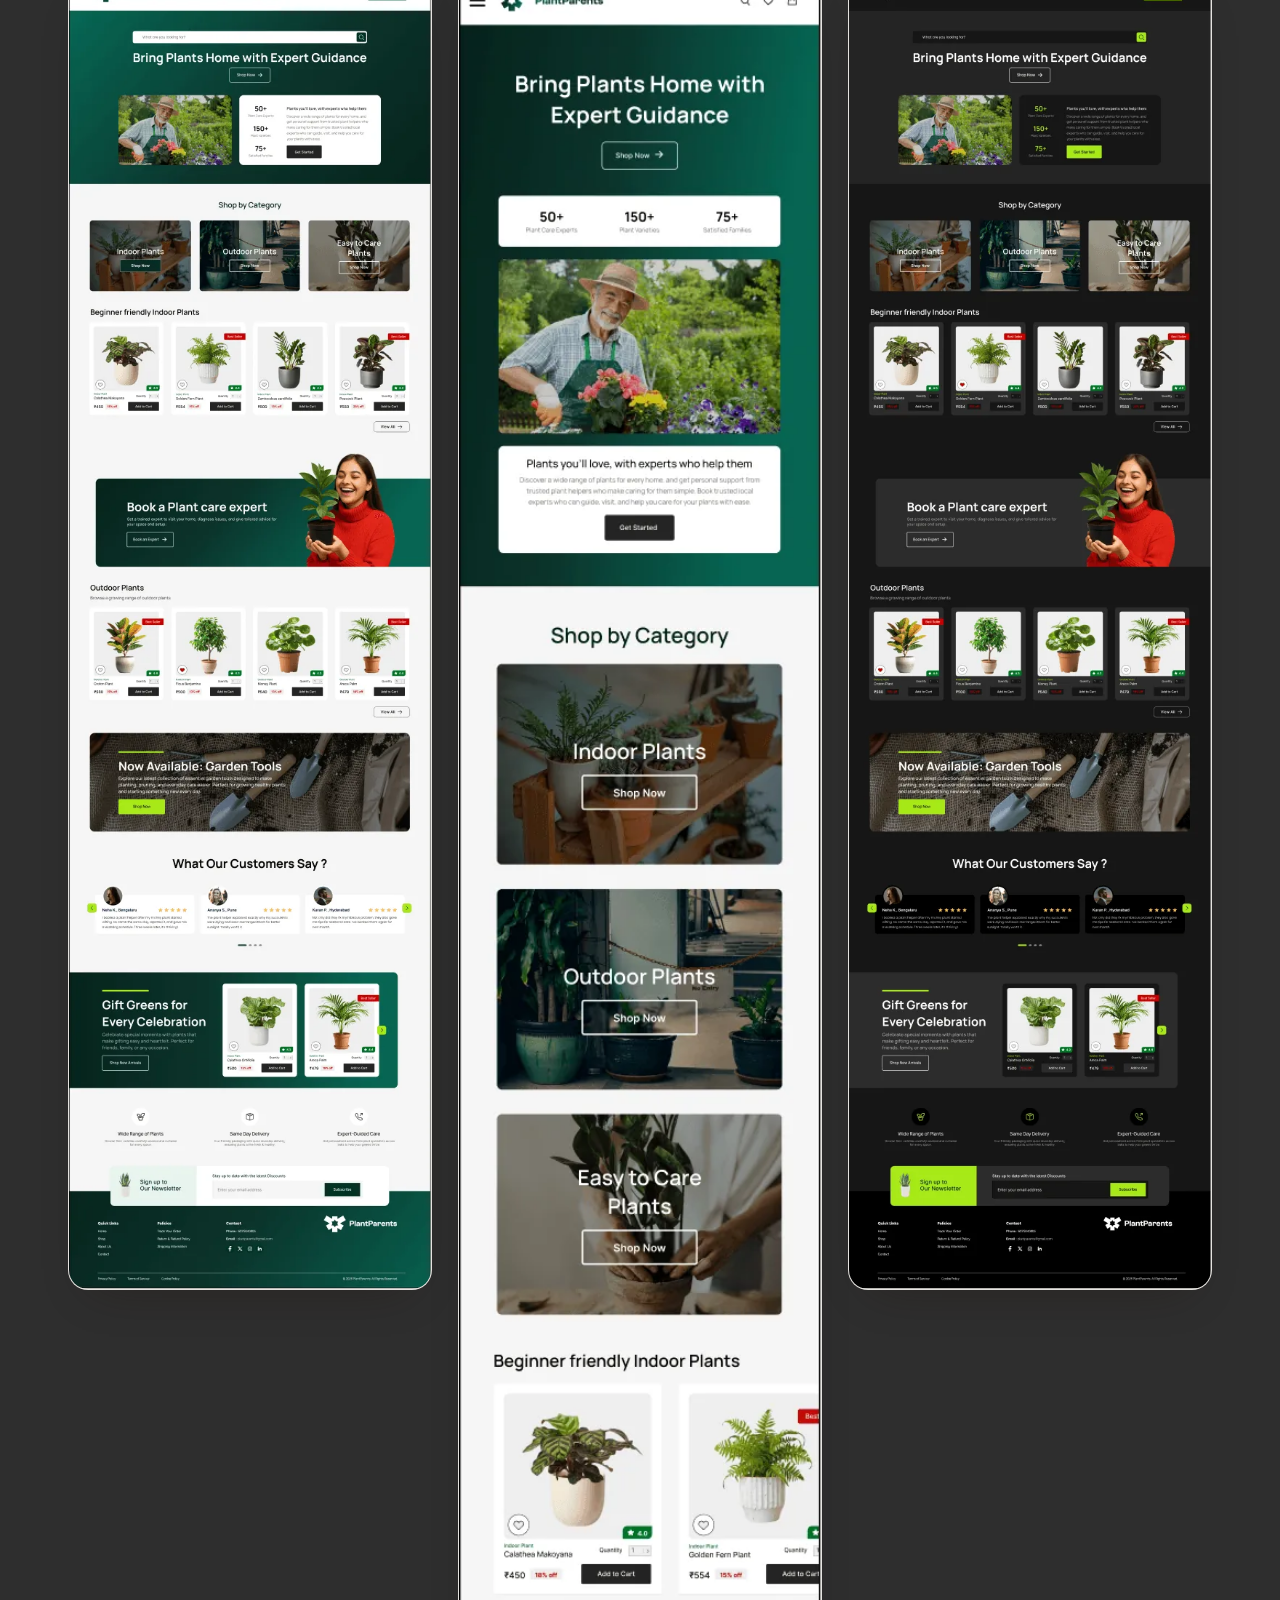
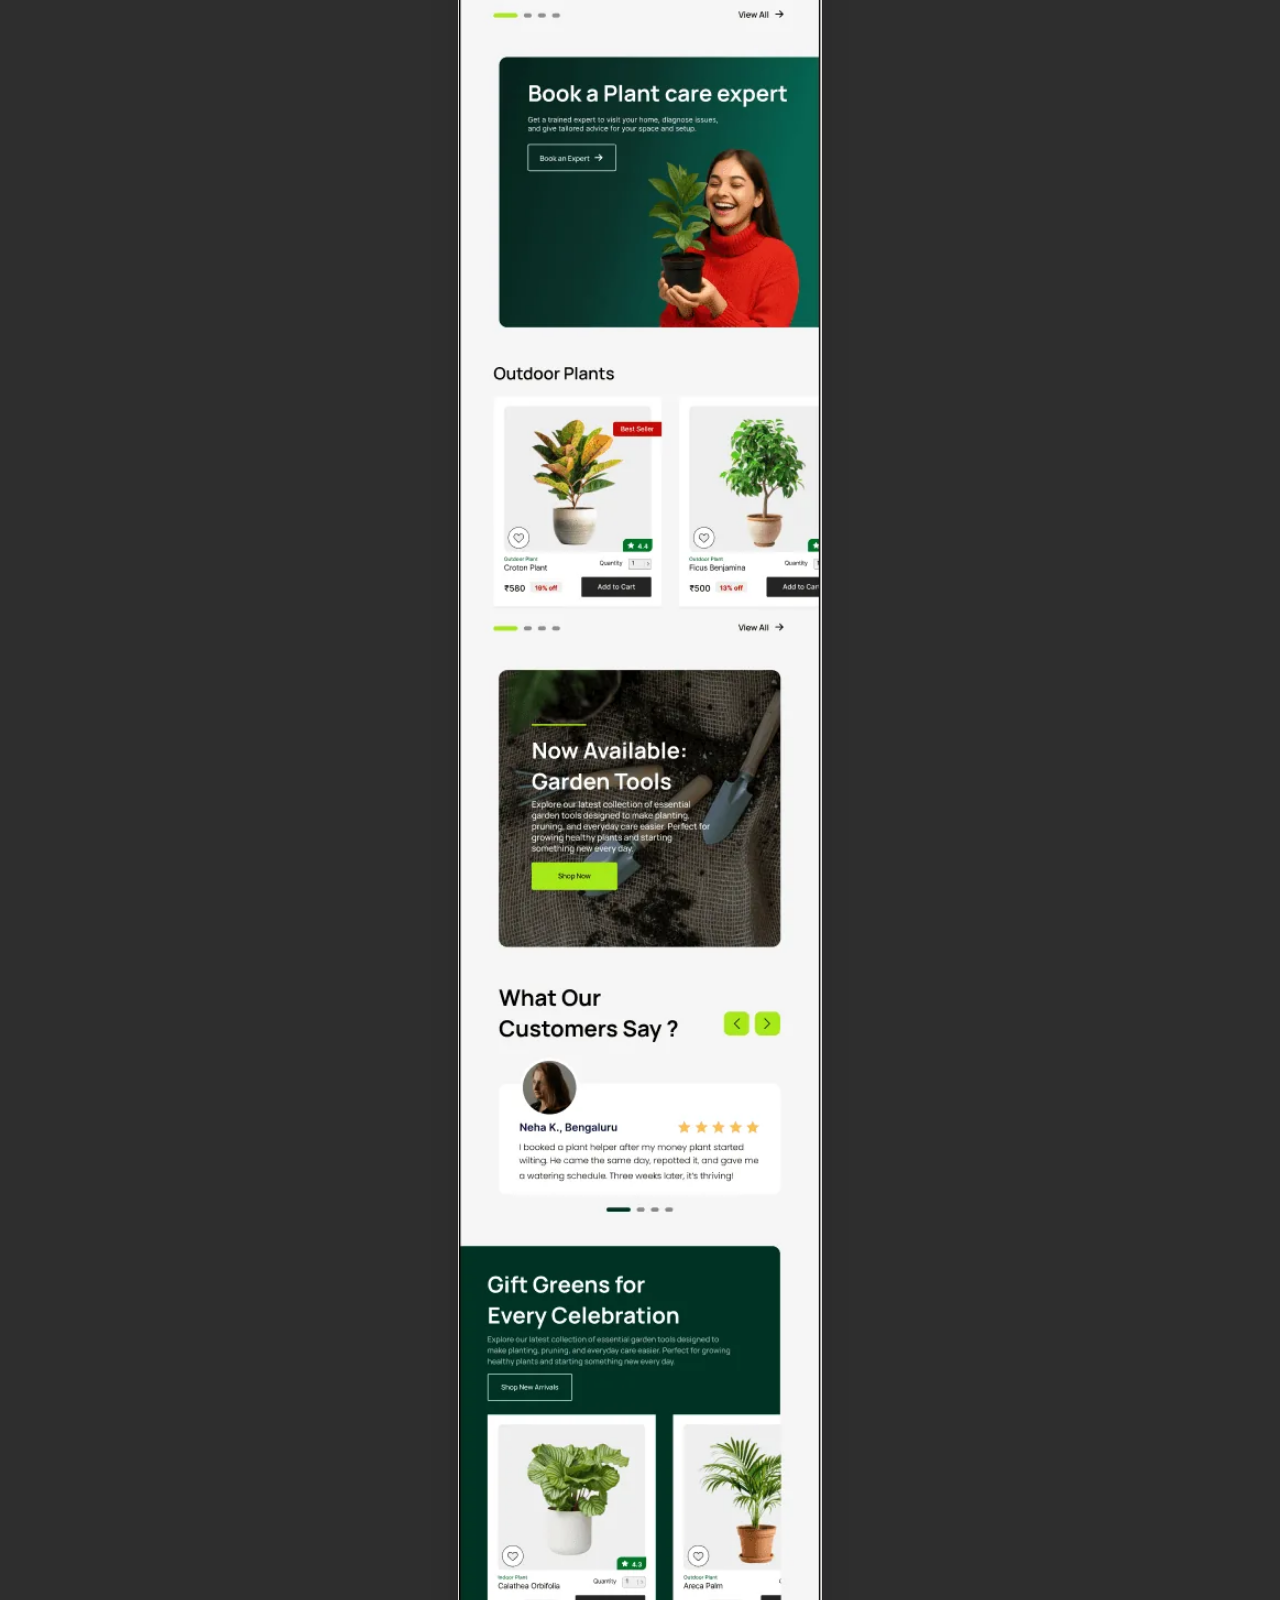
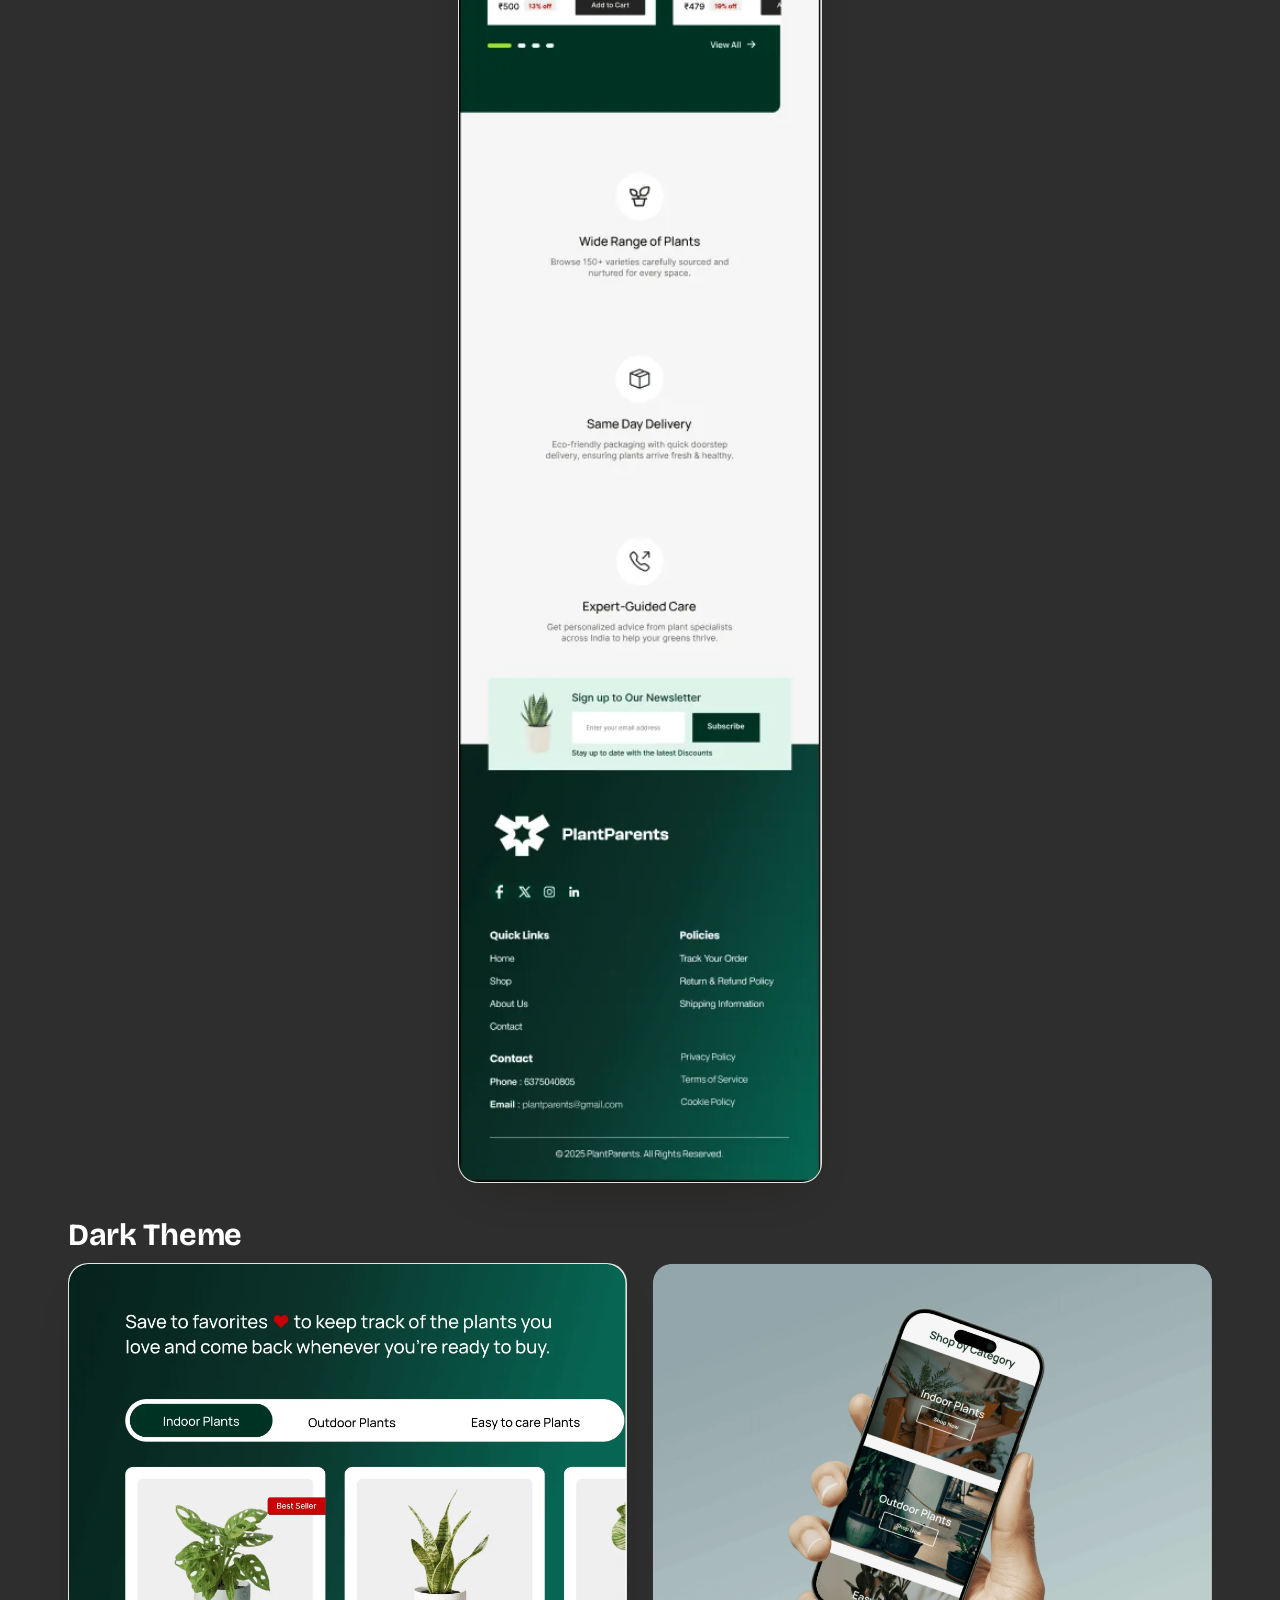
<file: case-plantparents.html>
<!DOCTYPE html>
<html lang="en">
<head>
<meta charset="utf-8">
<meta name="viewport" content="width=device-width, initial-scale=1">
<meta name="theme-color" content="#F8F6F3">
<title>PlantParents - E-Commerce Platform - Radhika Atolia</title>
<meta name="description" content="Designed an end-to-end marketplace experience for discovering plants, shopping from nurseries, and booking plant-care experts. I worked across user flows, information architecture, wireframes, and responsive high-fidelity UI.">
<link rel="canonical" href="https://www.radhikaatolia.website/case-plantparents">
<meta property="og:type" content="article"><meta property="og:site_name" content="Radhika Atolia"><meta property="og:locale" content="en_US"><meta property="og:url" content="https://www.radhikaatolia.website/case-plantparents"><meta property="og:title" content="PlantParents - E-Commerce Platform - Radhika Atolia"><meta property="og:description" content="Designed an end-to-end marketplace experience for discovering plants, shopping from nurseries, and booking plant-care experts. I worked across user flows, information architecture, wireframes, and responsive high-fidelity UI.">
<meta property="og:image" content="https://www.radhikaatolia.website/assets/og/plant-parents.jpg"><meta property="og:image:secure_url" content="https://www.radhikaatolia.website/assets/og/plant-parents.jpg"><meta property="og:image:type" content="image/jpeg"><meta property="og:image:width" content="1200"><meta property="og:image:height" content="630"><meta property="og:image:alt" content="PlantParents - E-Commerce Platform - Radhika Atolia">
<meta name="twitter:card" content="summary_large_image"><meta name="twitter:title" content="PlantParents - E-Commerce Platform - Radhika Atolia"><meta name="twitter:description" content="Designed an end-to-end marketplace experience for discovering plants, shopping from nurseries, and booking plant-care experts. I worked across user flows, information architecture, wireframes, and responsive high-fidelity UI."><meta name="twitter:image" content="https://www.radhikaatolia.website/assets/og/plant-parents.jpg">

<link rel="preconnect" href="https://fonts.googleapis.com"><link rel="preconnect" href="https://fonts.gstatic.com" crossorigin>
<link href="https://fonts.googleapis.com/css2?family=Bricolage+Grotesque:wght@400;500;600;700&family=Parkinsans:wght@400;500;600;700&family=Fragment+Mono&family=Inter:wght@400;500;600;700&display=swap" rel="stylesheet">
<link rel="icon" href="/favicon.ico" sizes="any"><link rel="icon" type="image/png" sizes="96x96" href="/assets/favicon-96.png"><link rel="apple-touch-icon" sizes="180x180" href="/assets/apple-touch-icon.png">
<link rel="stylesheet" href="styles.css">
<script type="application/ld+json">{"@context":"https://schema.org","@graph":[{"@type":"CreativeWork","@id":"https://www.radhikaatolia.website/case-plantparents#work","url":"https://www.radhikaatolia.website/case-plantparents","name":"PlantParents — E-Commerce Platform","abstract":"Designed an end-to-end marketplace experience for discovering plants, shopping from nurseries, and booking plant-care experts. I worked across user flows, information architecture, wireframes, and responsive high-fidelity UI.","image":"https://www.radhikaatolia.website/assets/og/plant-parents.jpg","creator":{"@id":"https://www.radhikaatolia.website/#radhika"},"author":{"@id":"https://www.radhikaatolia.website/#radhika"},"inLanguage":"en","genre":"Product Design"},{"@type":"Person","@id":"https://www.radhikaatolia.website/#radhika","name":"Radhika Atolia","jobTitle":"Product Designer","url":"https://www.radhikaatolia.website/","sameAs":["https://www.linkedin.com/in/radhikaatolia/","https://www.behance.net/radhikaselement"]},{"@type":"BreadcrumbList","itemListElement":[{"@type":"ListItem","position":1,"name":"Home","item":"https://www.radhikaatolia.website/"},{"@type":"ListItem","position":2,"name":"Work","item":"https://www.radhikaatolia.website/work"},{"@type":"ListItem","position":3,"name":"PlantParents — E-Commerce Platform","item":"https://www.radhikaatolia.website/case-plantparents"}]}]}</script>
</head>
<body>
<div class="progress"><i></i></div>
<header class="nav"><div class="nav__inner">
  <a href="/" class="nav__brand">Radhika</a>
  <nav class="nav__links"><a href="/work">Work</a><a href="/about">About</a><a href="https://drive.google.com/file/d/1Jq2FRqnfDB9zXBeFMFWMqm-A3XI-F7hZ/view?usp=drive_link" target="_blank" rel="noopener">Resume</a></nav>
  <button class="nav__toggle" aria-label="Menu">☰</button>
</div></header>

<article>
<!-- COVER & METADATA SECTION -->
<section class="cs-hero"><div class="wrap">
 <h1 data-split>PlantParents - E-Commerce Platform</h1>
 <p class="lead" data-reveal="up" style="--i:2">Designed an end-to-end marketplace experience for discovering plants, shopping from nurseries, and booking plant-care experts - across user flows, information architecture, wireframes, and responsive high-fidelity UI.</p>

 <div class="cs-cover" data-reveal="scale" style="margin:40px 0"><div class="cs-cover__in" style="background:#f6f6f6"><img src="assets/framer/kE8fw0AakCNkQWW83Ua9I9Aoc8I.webp" width="2400" height="1225" alt="PlantParents - E-Commerce Platform" decoding="async"></div></div>

 <div class="cs-metadata" data-reveal="up"><div><small>My role</small><b>Product Designer</b></div><div><small>Timeline</small><b>End-to-end</b></div><div><small>Team</small><b>Concept project</b></div><div><small>Tools</small><b>Figma</b></div></div>

 <div class="cs-summary" data-reveal="up" style="--i:3">
   <div><h3>The Problem</h3><p>Buying plants online is easy. Keeping them alive isn't.</p></div>
   <div><h3>What I Did</h3><p>An end-to-end marketplace: same-day delivery from local nurseries plus bookable plant-care experts - research, personas, IA, responsive hi-fi UI.</p></div>
   <div><h3>Takeaway</h3><p>People don't just want a product, they want reassurance and a feeling of success.</p></div>
   <div><h3>Impact</h3><p>A complete marketplace solution connecting plant lovers with local nurseries and expert care.</p></div>
 </div>
</div></section>

<!-- MAIN CONTENT SECTION -->
<section class="cs-body"><div class="wrap">

<section class="cs-sec" id="problem" data-no="01"><h2>Buying plants online has become easy, but keeping them alive?</h2>
<p class="big">Not so much.</p>
<p>Most people in cities either gift plants or try to bring greenery into their homes, but they don't know how to take care of them. Once the plant starts drooping or getting yellow, there's panic. They Google things, call their parents, or just give up. Online platforms sell plants, pots, and tools, but they stop there.</p>
<div class="quote">What if people could actually get help from someone who knows how to save your plants?</div>
<div class="row c3 top float3d" data-stagger><img src="assets/framer/hYJBXWNlQj0CCdqNH3eH5IHRaG0.webp" width="2400" height="3000" alt="Plant" loading="lazy" decoding="async"><img src="assets/framer/15nDy43wsXPAcGBtCy1tR3s.webp" width="1896" height="2844" alt="Plant" loading="lazy" decoding="async"><img src="assets/framer/VKhaTjnITRtY7FYmpZSmGiYCH8M.webp" width="624" height="784" alt="Rubber plant" loading="lazy" decoding="async"></div>
</section>

<section class="cs-sec" id="empathize" data-no="02"><h2>Problem statement & solution</h2>
<h3>Problem Statement</h3>
<p>Buying plants online should be easy but it rarely is. You end up browsing five different websites, most of them showing the same few plants. Delivery takes too long, there's no proper guidance, and if your plant starts dying later, you have no clue whom to ask.</p>
<p>For people who genuinely want to keep plants at home and struggle to keep them alive it becomes more stress than joy. Especially when all they really want is something simple, quick, and reliable.</p>
<h3>Solution</h3>
<p>What we're building is a website that connects people to local plant shops around them so they can buy fresh, healthy plants, pots, and tools, and get them delivered the same day or next.</p>
<p>And if someone's plant is struggling, they can ask for help and a local plant expert will visit their home to take a look. This way the process always stays simple, warm, and trustworthy. Just how plant shopping should feel.</p>
<div class="row c2 float3d" style="margin:34px 0"><img src="assets/framer/yImS7lBzlERjaoxZY0cTKq6i4.webp" width="2200" height="2932" alt="Watering plants" loading="lazy" decoding="async"><img src="assets/framer/sK5aQgap2UCgzQdLHoEDk1XlRs.webp" width="1065" height="898" alt="Nurseries and experts" loading="lazy" decoding="async"></div>
<h3>User Pain Points</h3><a class="shot " href="assets/framer/bJnExjameQ1jkcnScm4mTIHgfU.webp" data-lb="plant" data-reveal="up"><img src="assets/framer/bJnExjameQ1jkcnScm4mTIHgfU.webp" width="2197" height="835" alt="User pain points" loading="lazy" decoding="async"></a>
</section>

<section class="cs-sec" id="define" data-no="03"><h2>User personas & empathy mapping</h2>
<div class="row c2 top"><a class="shot " href="assets/framer/wjJC7v6kBzmmJHzvztC4fhCwnoE.webp" data-lb="plant" data-reveal="up"><img src="assets/framer/wjJC7v6kBzmmJHzvztC4fhCwnoE.webp" width="1054" height="1684" alt="Persona: Nisha Kumar" loading="lazy" decoding="async"></a><a class="shot " href="assets/framer/6vmsudAUc5AXHmyStg6iHuuyR8k.webp" data-lb="plant" data-reveal="up"><img src="assets/framer/6vmsudAUc5AXHmyStg6iHuuyR8k.webp" width="1054" height="1684" alt="Persona: Rahul Mehta" loading="lazy" decoding="async"></a></div>
<h3>Empathy Mapping</h3>
<div class="row c2 top"><a class="shot " href="assets/framer/bDRPmXqCxxDao4XFyfRjvzSLjjk.webp" data-lb="plant" data-reveal="up"><img src="assets/framer/bDRPmXqCxxDao4XFyfRjvzSLjjk.webp" width="2197" height="824" alt="Empathy map: Nisha" loading="lazy" decoding="async"></a><a class="shot " href="assets/framer/YezLwgcys9ryFVYa5LHsPKtdU.webp" data-lb="plant" data-reveal="up"><img src="assets/framer/YezLwgcys9ryFVYa5LHsPKtdU.webp" width="2197" height="824" alt="Empathy map: Rahul" loading="lazy" decoding="async"></a></div>
</section>

<section class="cs-sec" id="ideate" data-no="04"><h2>Site maps & design system</h2>
<h3>Site Maps</h3><a class="shot " href="assets/framer/9BPJwDvnJBQ3sHBLgjGoEBtUaRA.webp" data-lb="plant" data-reveal="up"><img src="assets/framer/9BPJwDvnJBQ3sHBLgjGoEBtUaRA.webp" width="1850" height="882" alt="Site map" loading="lazy" decoding="async"></a>
<h3>Typeface - Manrope & Inter</h3><a class="shot " href="assets/framer/sauHs3GyhMExhjLOslEID3qiTOo.webp" data-lb="plant" data-reveal="up"><img src="assets/framer/sauHs3GyhMExhjLOslEID3qiTOo.webp" width="1247" height="990" alt="Typography" loading="lazy" decoding="async"></a>
<div class="row c2 float3d" style="margin-top:30px"><img src="assets/framer/AoLBVGVPzT121NDoJVWabVbBfg.webp" width="2198" height="898" alt="PlantParents laptop and logo" loading="lazy" decoding="async"><img src="assets/framer/zSCFtDKWAjTe0l45jo6NMng.webp" width="1065" height="898" alt="Choose your expert" loading="lazy" decoding="async"></div>
</section>

<section class="cs-sec" id="prototype" data-no="05"><h2>From shopping to booking an expert</h2>
<h3>Information Architecture</h3><a class="shot " href="assets/framer/Mz4XeAdkisu19eMgUhdr0LXHL1g.webp" data-lb="plant" data-reveal="up"><img src="assets/framer/Mz4XeAdkisu19eMgUhdr0LXHL1g.webp" width="1955" height="1556" alt="Information architecture" loading="lazy" decoding="async"></a>
<h3>Home Page</h3><a class="shot " href="assets/framer/cHmxcCb10uzXQthfeHiYkmM6ZIE.webp" data-lb="plant" data-reveal="up"><img src="assets/framer/cHmxcCb10uzXQthfeHiYkmM6ZIE.webp" width="2400" height="1648" alt="Home page, laptop" loading="lazy" decoding="async"></a>
<div class="row c3 top" style="margin-top:22px"><a class="shot " href="assets/framer/93C45hEzLXiY35JimSmtsmaiSM.webp" data-lb="plant" data-reveal="up"><img src="assets/framer/93C45hEzLXiY35JimSmtsmaiSM.webp" width="498" height="1805" alt="Home page full" loading="lazy" decoding="async"></a><a class="shot " href="assets/framer/1lS3Mh2Rl7DSyNI1qs1L5wsNO0.webp" data-lb="plant" data-reveal="up"><img src="assets/framer/1lS3Mh2Rl7DSyNI1qs1L5wsNO0.webp" width="329" height="4001" alt="Home page, mobile" loading="lazy" decoding="async"></a><a class="shot " href="assets/framer/gV583FqybOx3LhoggrNovQnSbU.webp" data-lb="plant" data-reveal="up"><img src="assets/framer/gV583FqybOx3LhoggrNovQnSbU.webp" width="498" height="1805" alt="Home page, dark theme" loading="lazy" decoding="async"></a></div>
<h3>Dark Theme</h3><div class="row c2" style="align-items:center"><a class="shot " href="assets/framer/O4iqmzQYmdo8NrLCpSc7VvI6cFI.webp" data-lb="plant" data-reveal="up"><img src="assets/framer/O4iqmzQYmdo8NrLCpSc7VvI6cFI.webp" width="1065" height="898" alt="Favorites, dark" loading="lazy" decoding="async"></a><img class="float3d" src="assets/framer/fWKpx6ETVJsH8QAvDfAqgYUdU.webp" width="2129" height="1796" alt="Phone mock" loading="lazy" decoding="async"></div>
<h3>Shop Page</h3><div class="row c2 top"><a class="shot " href="assets/framer/5AQOGsPcYrnYPwcU7giOXDRO9E.webp" data-lb="plant" data-reveal="up"><img src="assets/framer/5AQOGsPcYrnYPwcU7giOXDRO9E.webp" width="498" height="1266" alt="Shop page" loading="lazy" decoding="async"></a><a class="shot " href="assets/framer/7g7keQfwSrJTtTXH0j81UHuJvAc.webp" data-lb="plant" data-reveal="up"><img src="assets/framer/7g7keQfwSrJTtTXH0j81UHuJvAc.webp" width="329" height="2474" alt="Shop page, mobile" loading="lazy" decoding="async"></a></div>
<h3>Plant Expert Page</h3><div class="row c2 top"><a class="shot " href="assets/framer/m3wG0fY4ps1koqOcRBQHS7Bl8E.webp" data-lb="plant" data-reveal="up"><img src="assets/framer/m3wG0fY4ps1koqOcRBQHS7Bl8E.webp" width="498" height="1060" alt="Plant expert page" loading="lazy" decoding="async"></a><a class="shot " href="assets/framer/hQ6j0Kt4euMiCT0MeVft50ekgA.webp" data-lb="plant" data-reveal="up"><img src="assets/framer/hQ6j0Kt4euMiCT0MeVft50ekgA.webp" width="329" height="2397" alt="Plant expert page, mobile" loading="lazy" decoding="async"></a></div>
</section>

<section class="cs-sec" id="learnings" data-no="06"><h2>Conclusion & Learnings</h2>
<p>Working on PlantParents was about solving a very real problem that plant lovers face every day. From the very beginning, the idea of connecting local nurseries and plant experts to people's homes felt close to heart, and that guided every design decision.</p>
<p>Through user research, I realized how personal plant care is, people don't just want to buy a product, they want reassurance, guidance, and a feeling of success with their plants. That insight shaped the focus on same-day delivery and booking plant helpers, which became the core differentiators of the project.</p>
<a class="shot " href="assets/framer/UXKKTdUhPeTT6S75h2znSdNPq3s.webp" data-lb="plant" data-reveal="up"><img src="assets/framer/UXKKTdUhPeTT6S75h2znSdNPq3s.webp" width="2400" height="719" alt="Thank you for watching" loading="lazy" decoding="async"></a>
</section>

</div></section>

<!-- RELATED PROJECTS CAROUSEL -->
<section class="related-projects"><div class="wrap">
  <h2 class="serif-title" style="margin-bottom:40px" data-split>More <em>Case Studies</em></h2>
  <div class="carousel-scroll" data-reveal="up">
    <a class="project-card" href="/case-jugnoo">
      <div class="project-card__img"><img src="assets/framer/rKOe2JHnERPyvkVrDf6527gXQ20.webp" width="2400" height="1225" alt="Jugnoo" loading="lazy" decoding="async"></div>
      <h3>Verification and Incentive System</h3>
      <button class="project-card__btn"><span>View Project</span><span class="arrow">?</span></button>
    </a>
    <a class="project-card" href="/case-connect">
      <div class="project-card__img"><img src="assets/behance/connect-b2b-feedback/01.webp" width="2000" height="1021" alt="Connect" loading="lazy" decoding="async"></div>
      <h3>Connect - B2B customer feedback management</h3>
      <button class="project-card__btn"><span>View Project</span><span class="arrow">?</span></button>
    </a>
    <a class="project-card" href="/case-wellspring">
      <div class="project-card__img"><img src="assets/behance/wellspring-healthcare/01.webp" width="2000" height="1125" alt="Wellspring" loading="lazy" decoding="async"></div>
      <h3>Wellspring - a healthcare app</h3>
      <button class="project-card__btn"><span>View Project</span><span class="arrow">?</span></button>
    </a>
  </div>
</div></section>

</article>

<footer class="footer"><div class="wrap">
  <h2 class="footer__title">Let's Connect</h2>
  <div class="footer__email">
    <span class="email-text">radhikaselement@gmail.com</span>
    <button class="email-copy" title="Copy email" aria-label="Copy email">
      <svg width="20" height="20" viewBox="0 0 24 24" fill="none" stroke="currentColor" stroke-width="2" stroke-linecap="round" stroke-linejoin="round">
        <path d="M16 4h2a2 2 0 0 1 2 2v14a2 2 0 0 1-2 2H6a2 2 0 0 1-2-2V6a2 2 0 0 1 2-2h2"></path>
        <rect x="8" y="2" width="8" height="4" rx="1" ry="1"></rect>
      </svg>
    </button>
  </div>
  <div class="footer__links">
    <a href="https://www.linkedin.com/in/radhikaatolia/" target="_blank" rel="noopener" class="social-link"><span>LinkedIn</span><span class="arrow">↗</span></a>
    <span class="dot">•</span>
    <a href="https://www.behance.net/radhikaselement" target="_blank" rel="noopener" class="social-link"><span>Behance</span><span class="arrow">↗</span></a>
    <span class="dot">•</span>
    <a href="https://drive.google.com/file/d/1Jq2FRqnfDB9zXBeFMFWMqm-A3XI-F7hZ/view?usp=drive_link" target="_blank" rel="noopener" class="social-link"><span>Resume</span><span class="arrow">↗</span></a>
  </div>
  <p class="footer__note">Radhika Atolia · © <span id="yr"></span></p>
</div></footer>

<script src="script.js"></script>
<script>
document.getElementById('yr').textContent = new Date().getFullYear();

// Email copy functionality
const emailCopyBtn = document.querySelector('.email-copy');
if (emailCopyBtn) {
  emailCopyBtn.addEventListener('click', () => {
    const email = 'radhikaselement@gmail.com';
    navigator.clipboard.writeText(email).then(() => {
      emailCopyBtn.innerHTML = '✓';
      setTimeout(() => {
        emailCopyBtn.innerHTML = '📋';
      }, 2000);
    });
  });
}
</script>
</body>
</html>
</file>
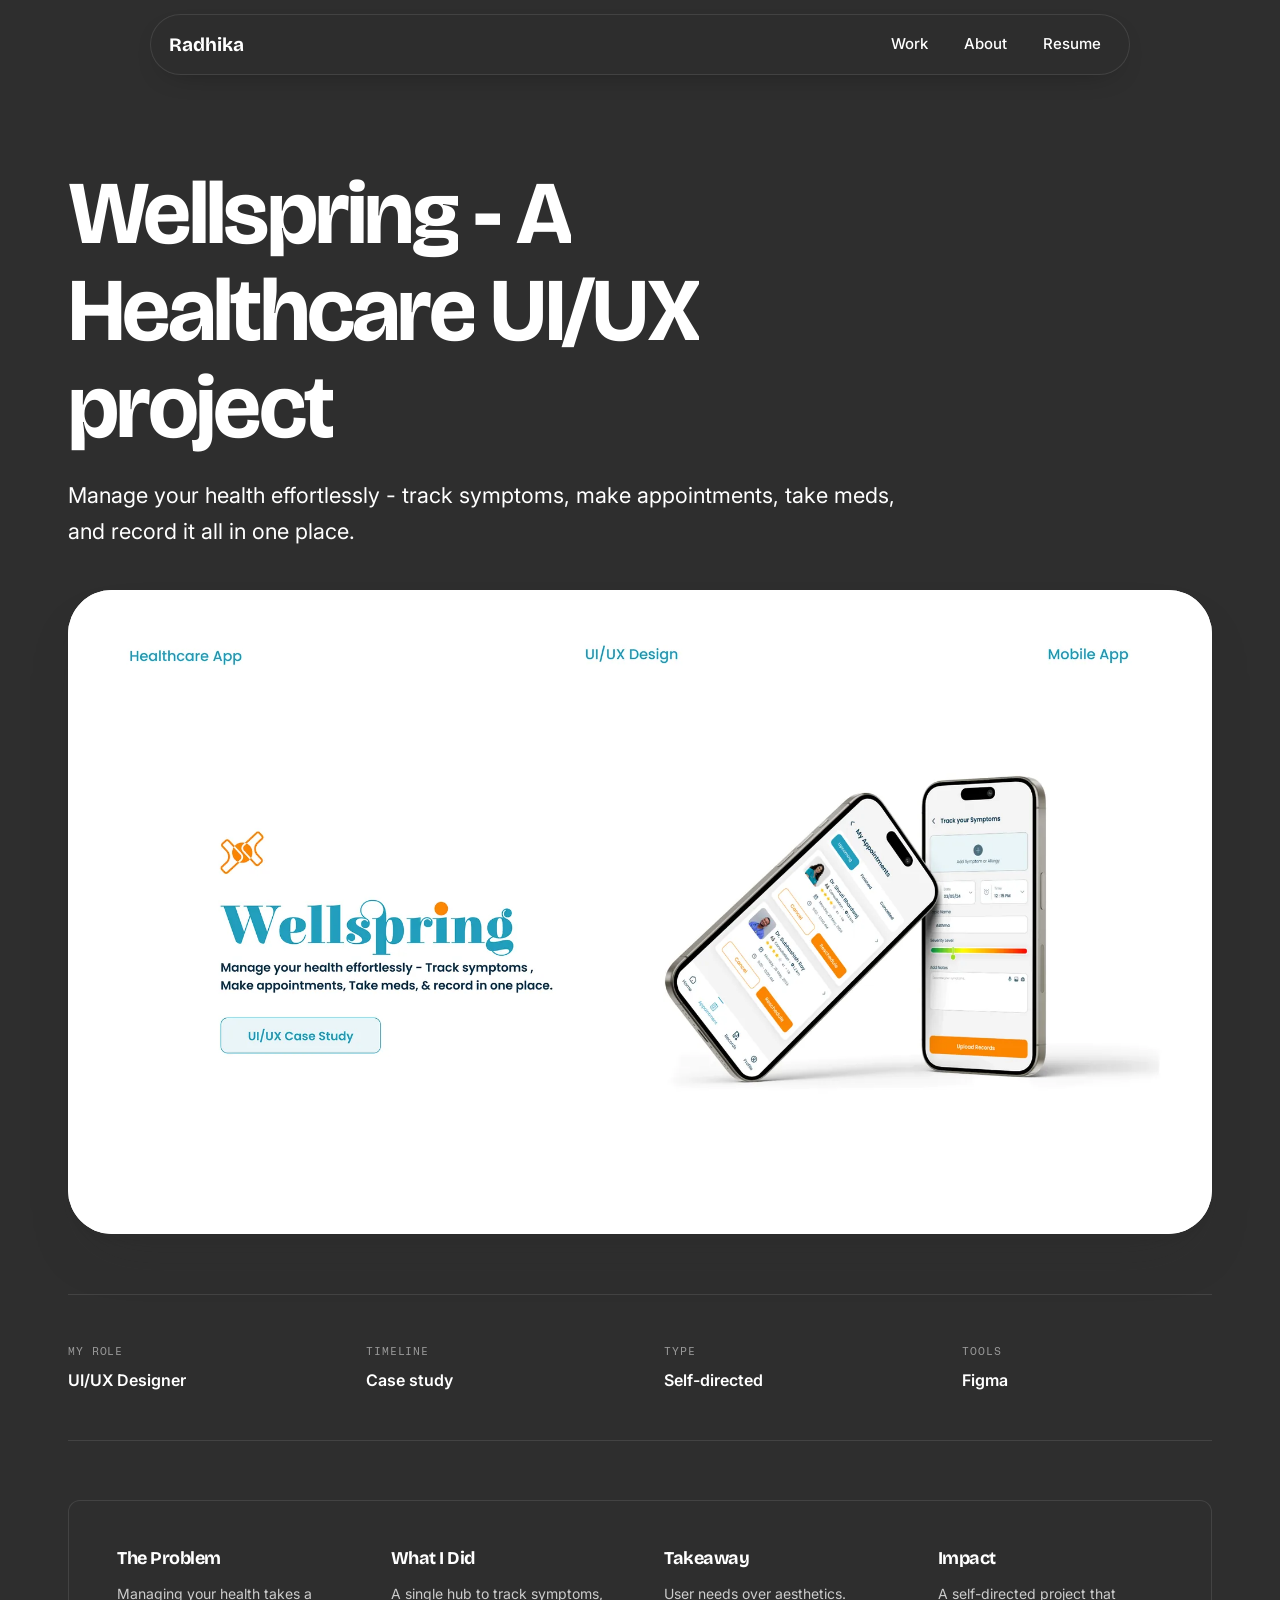
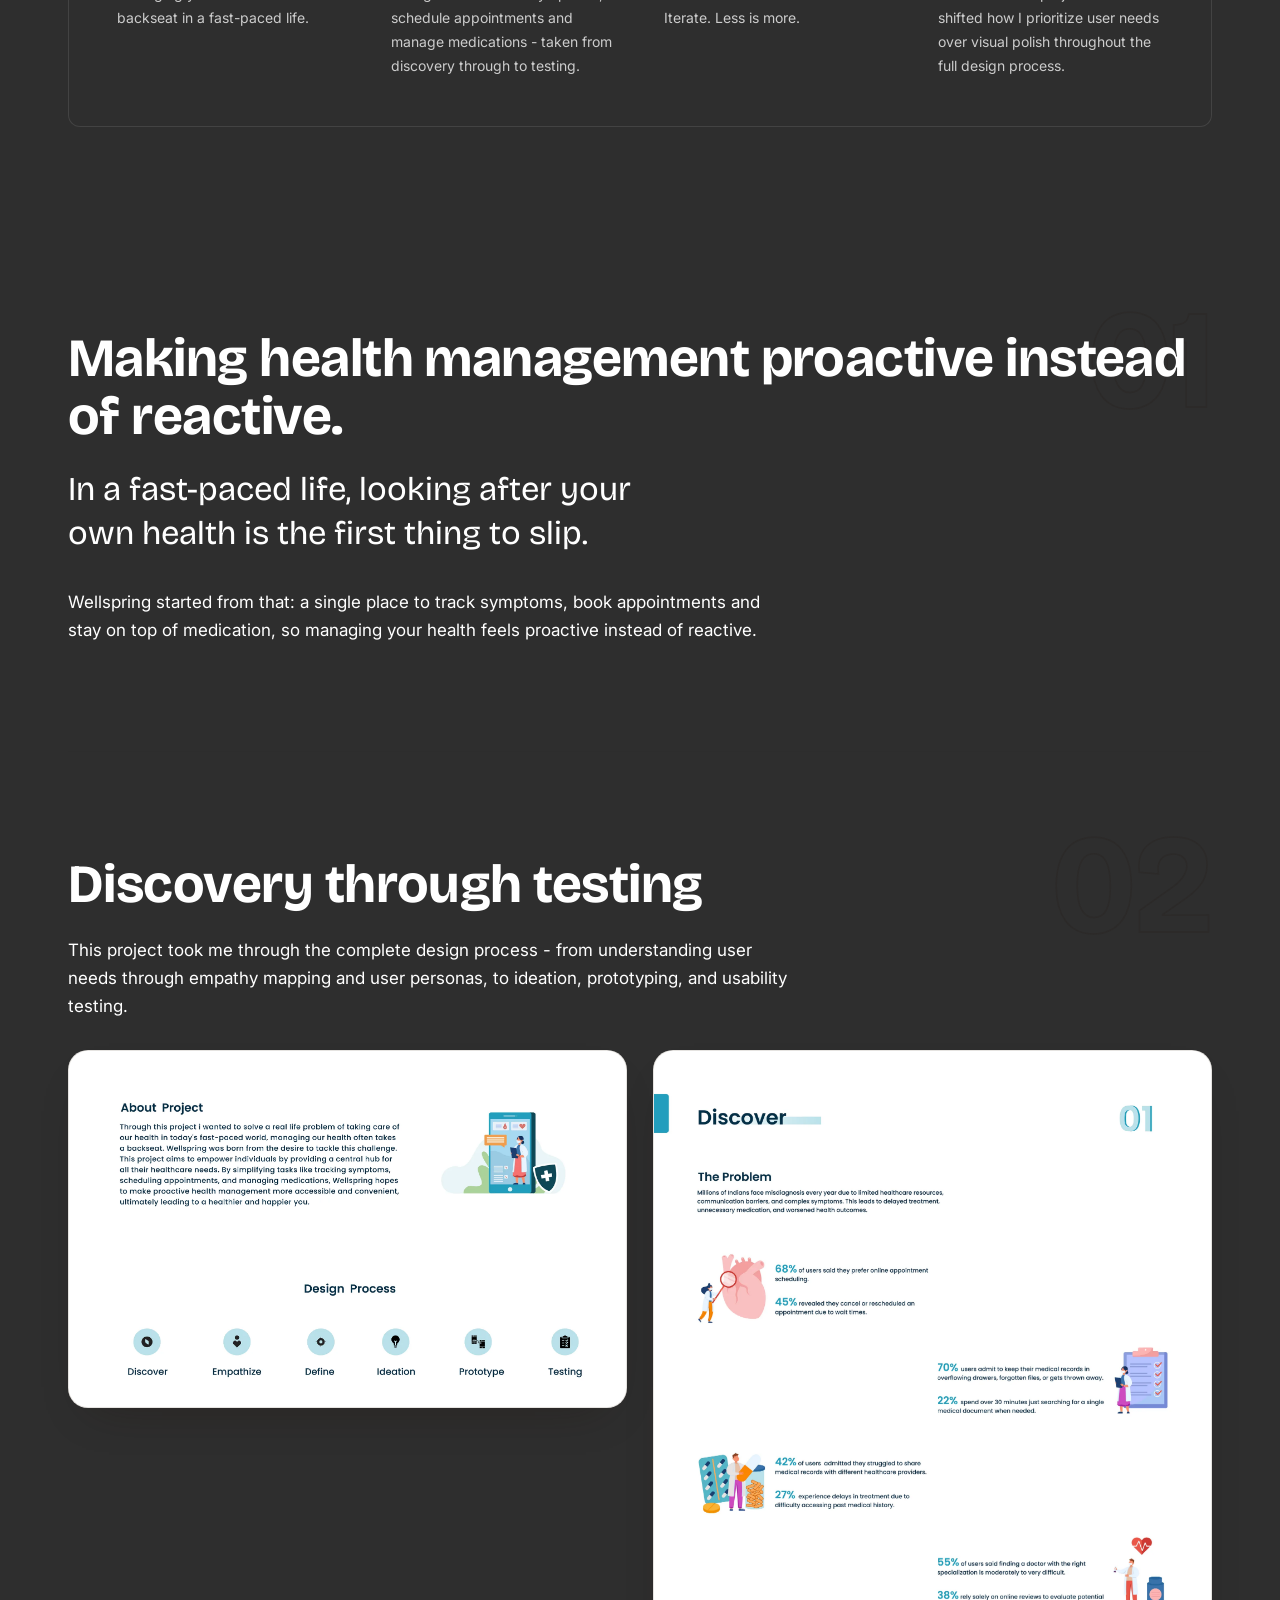
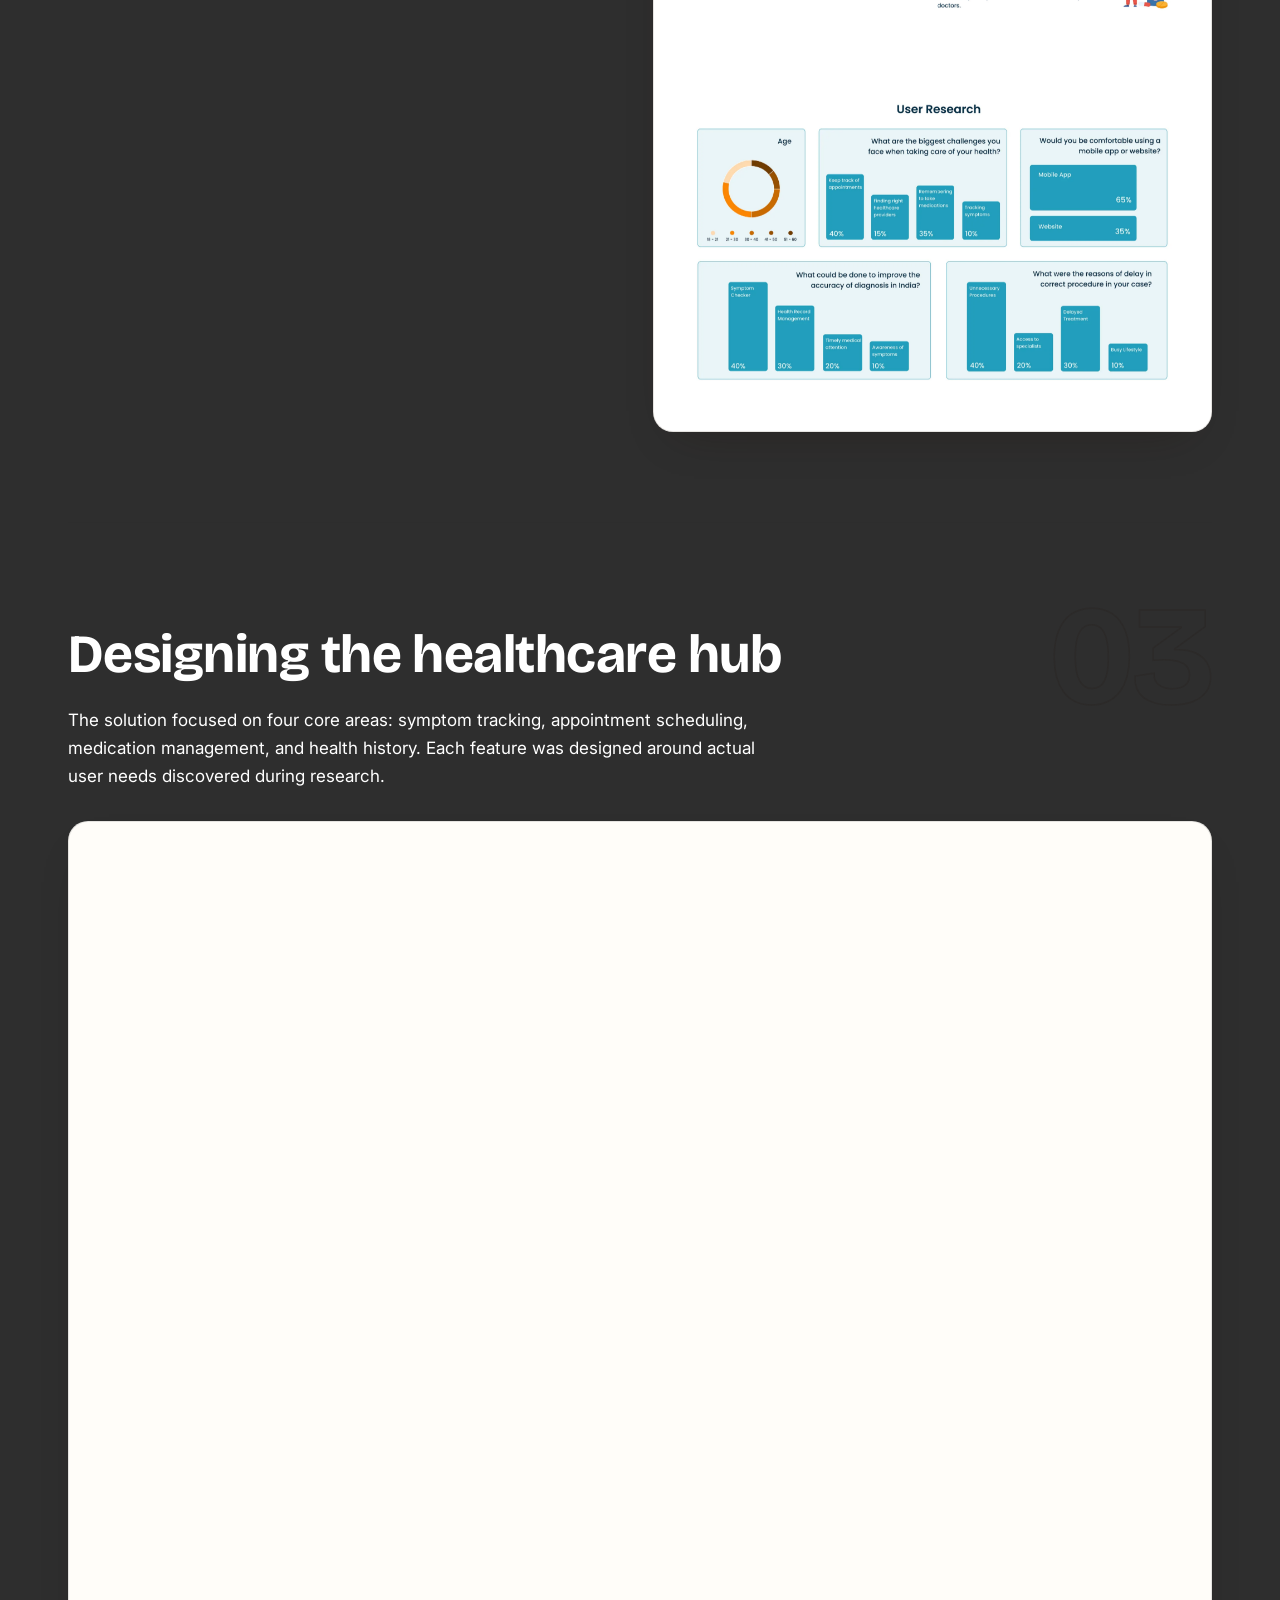
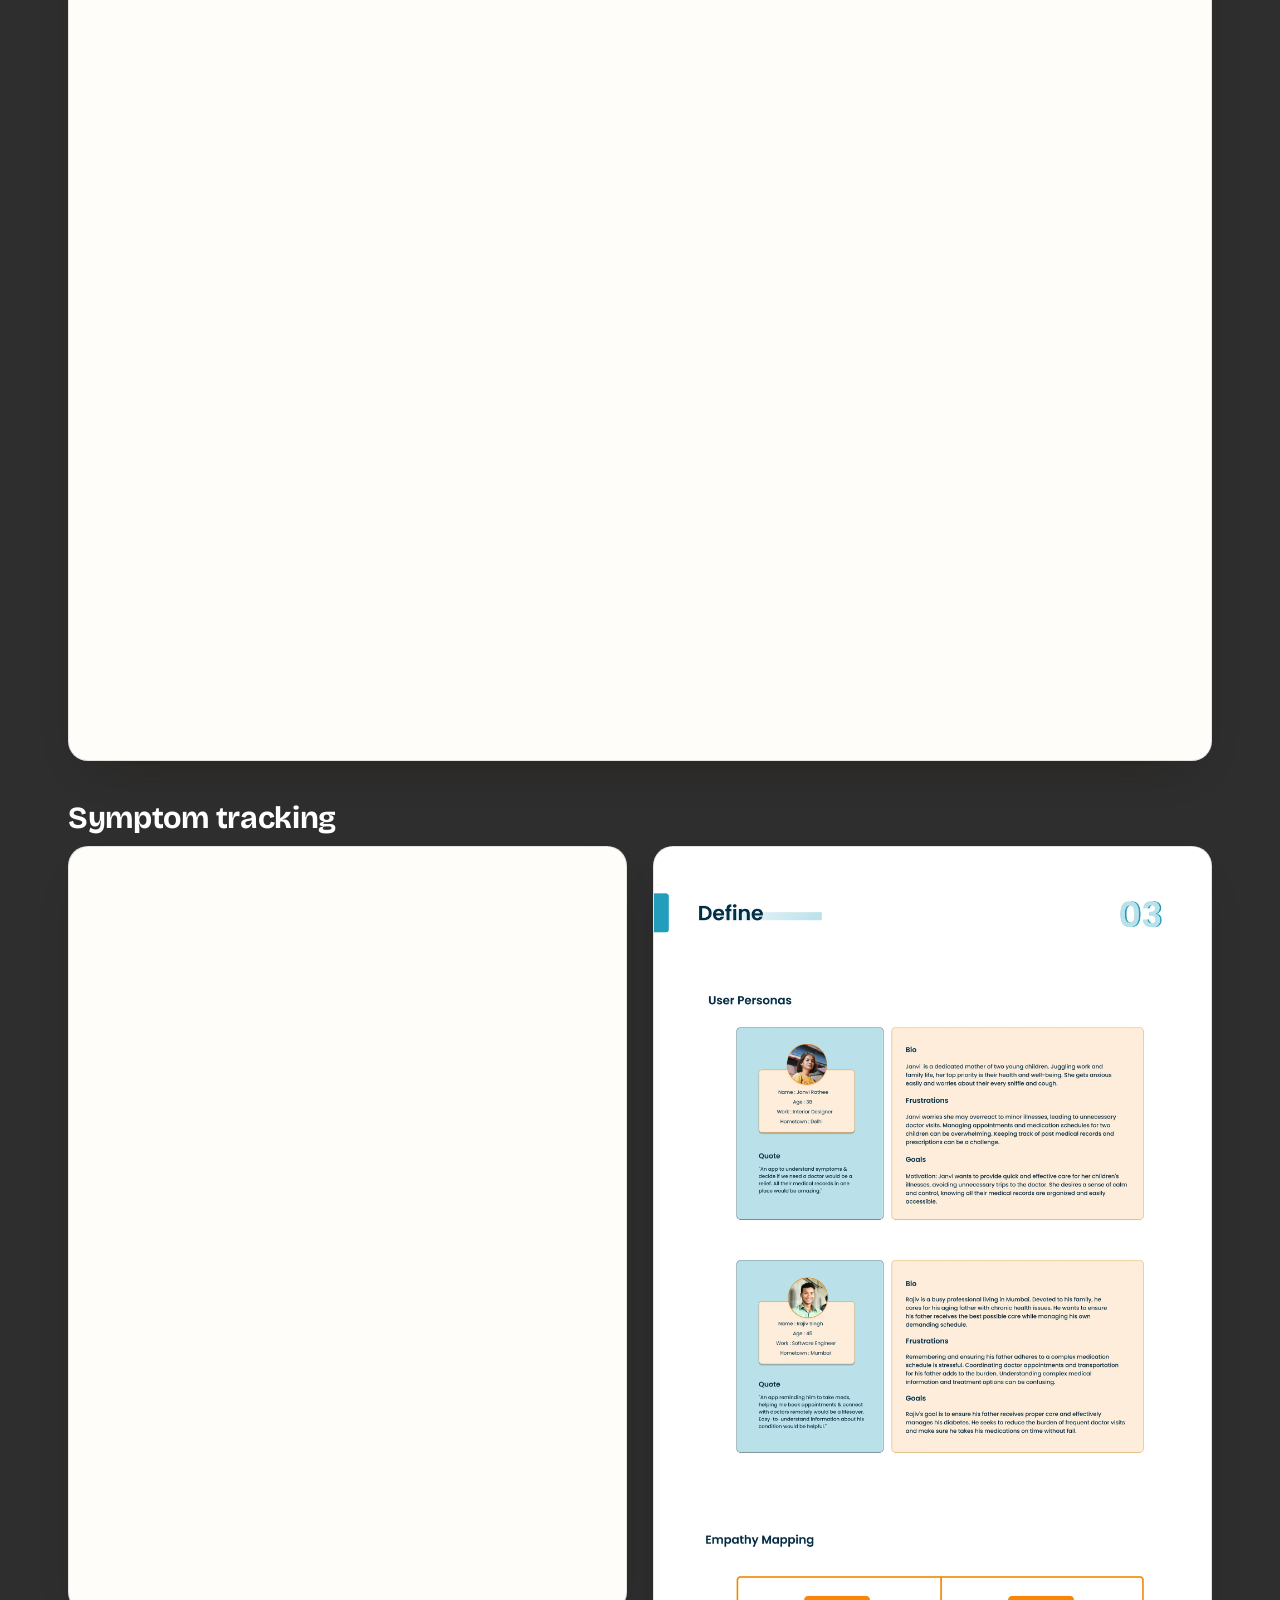
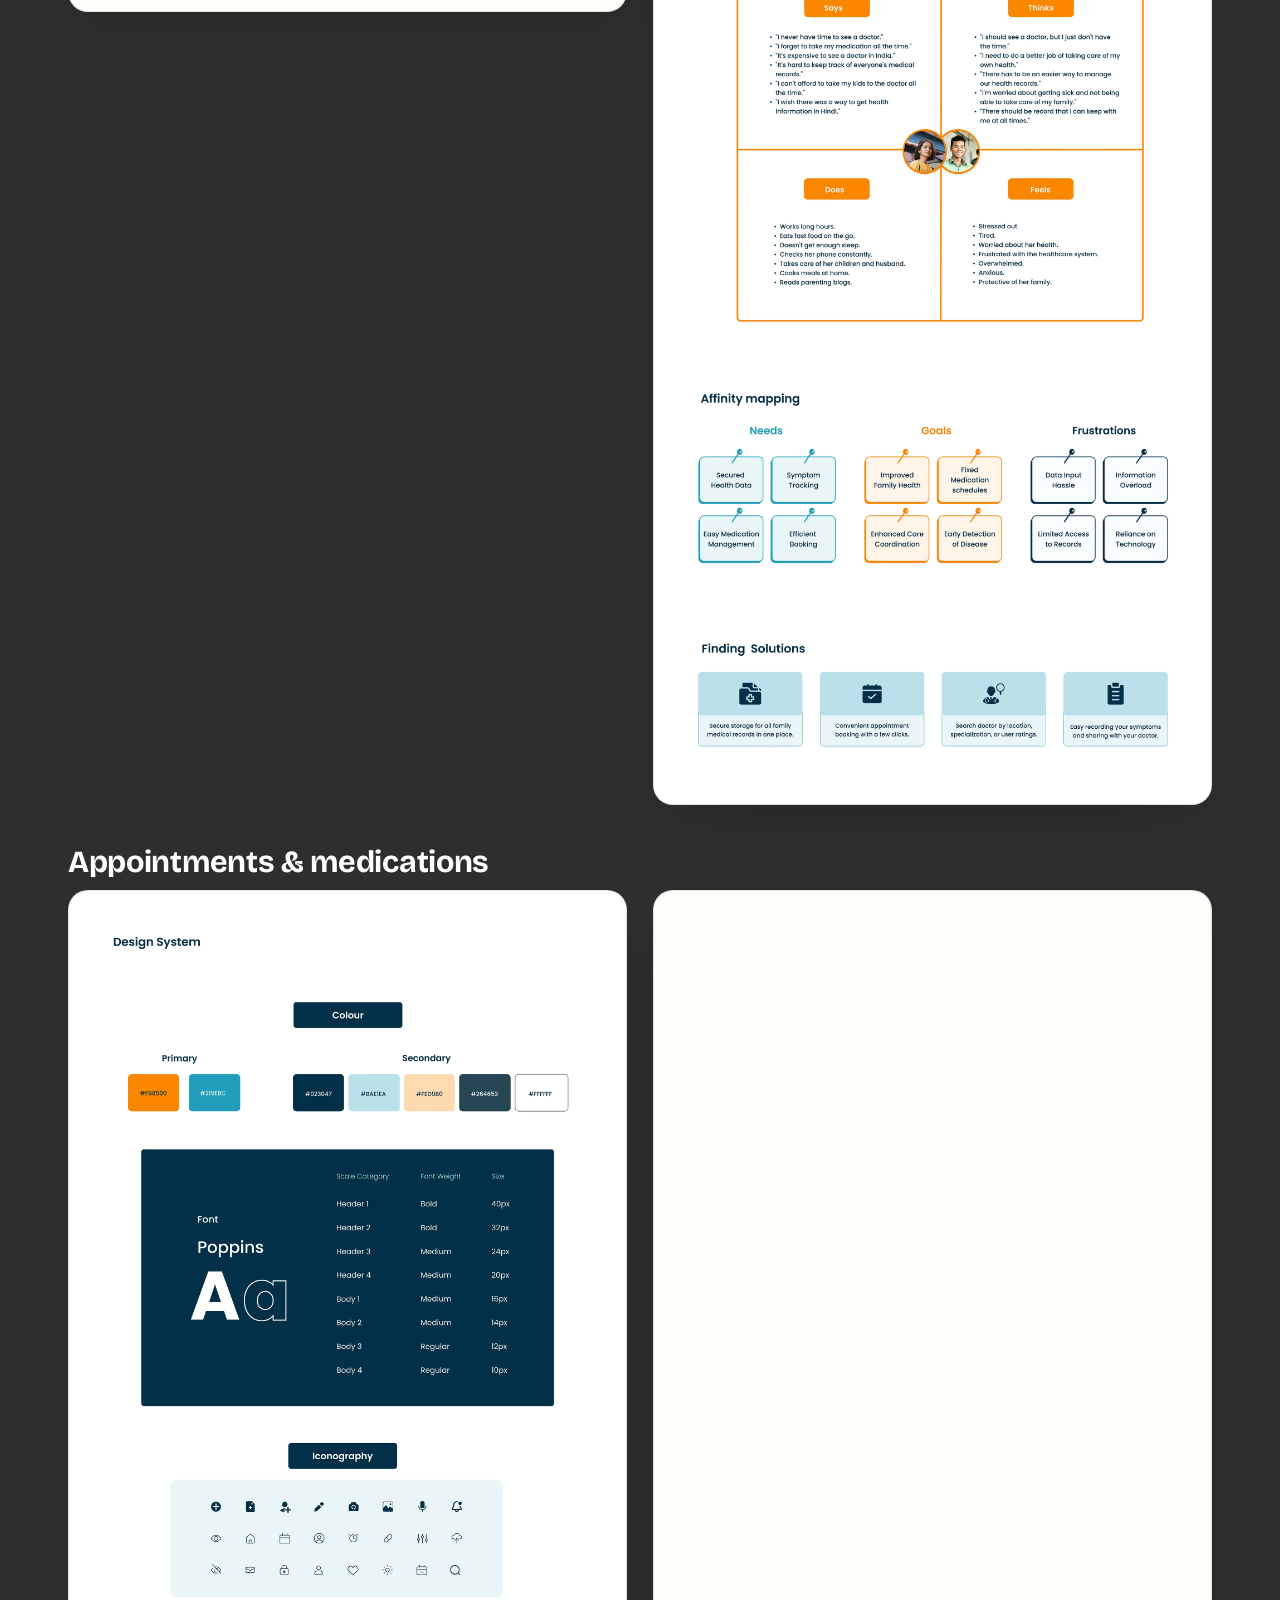
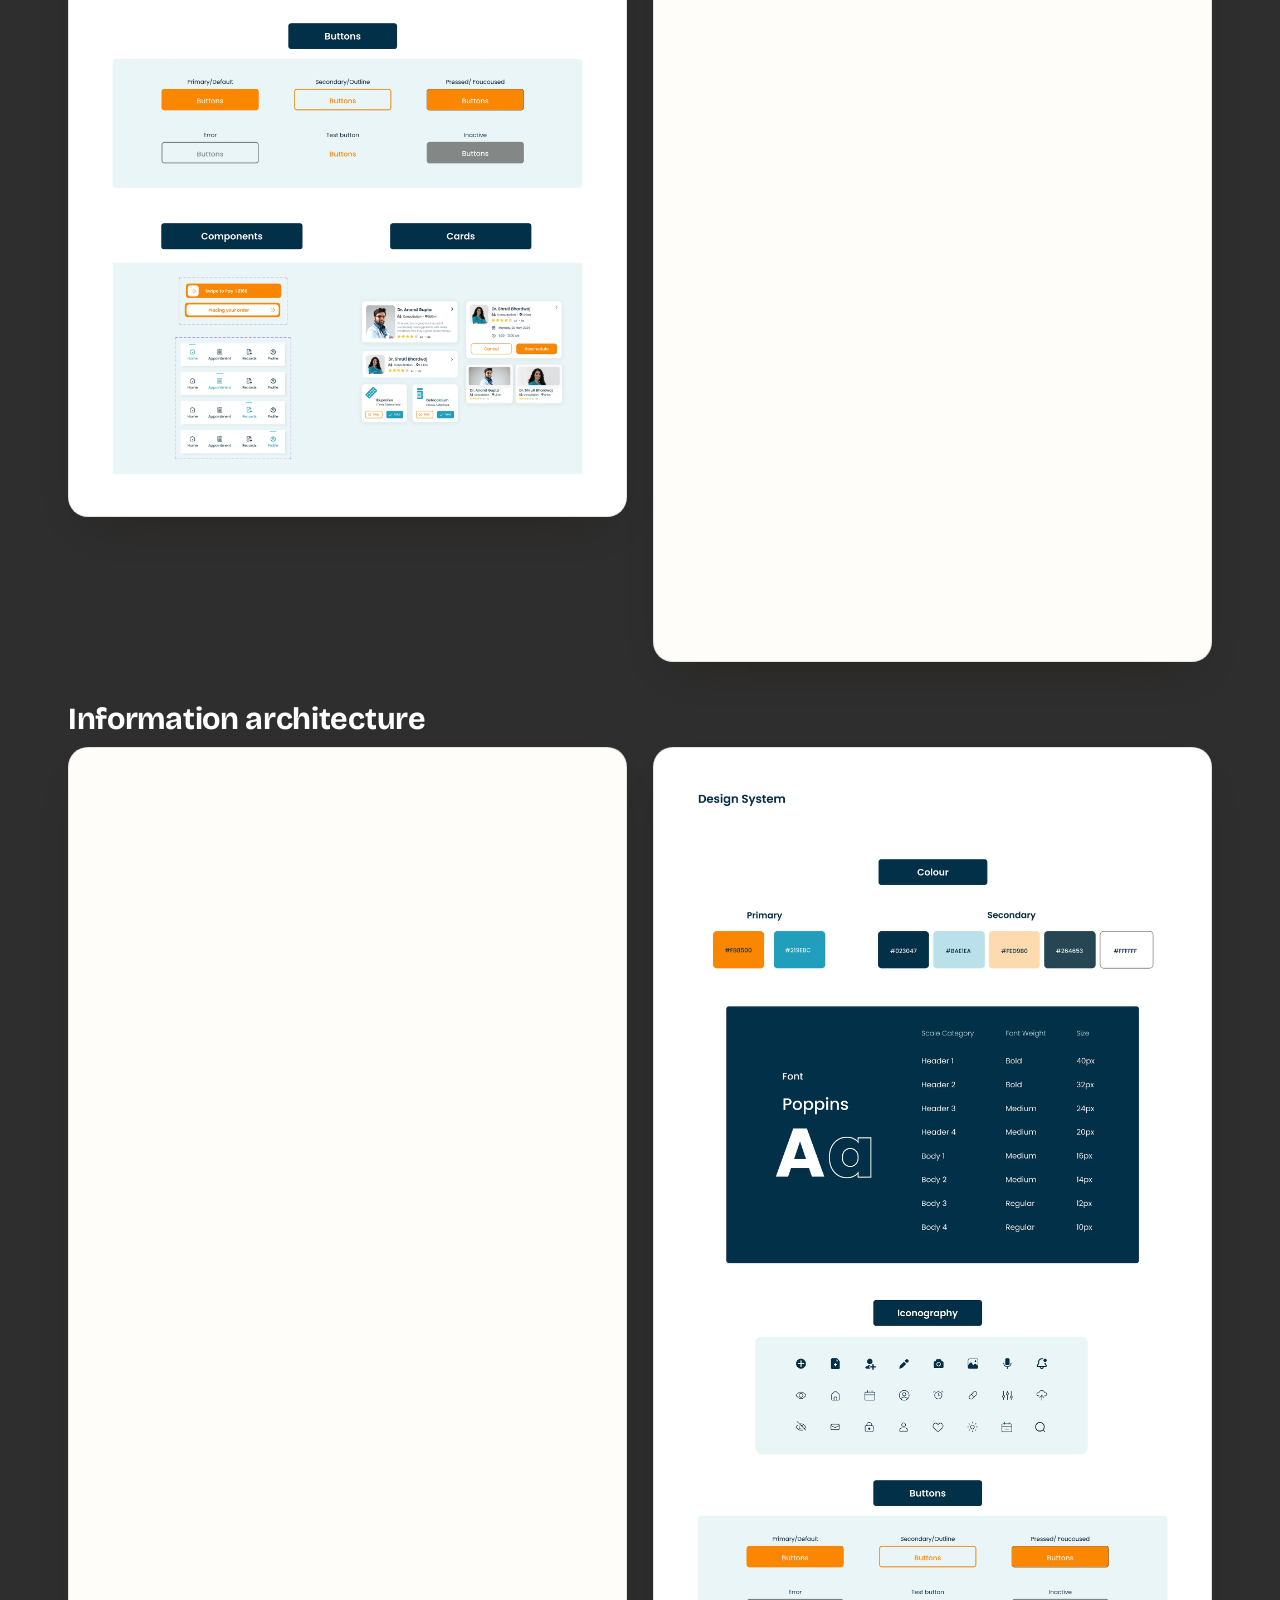
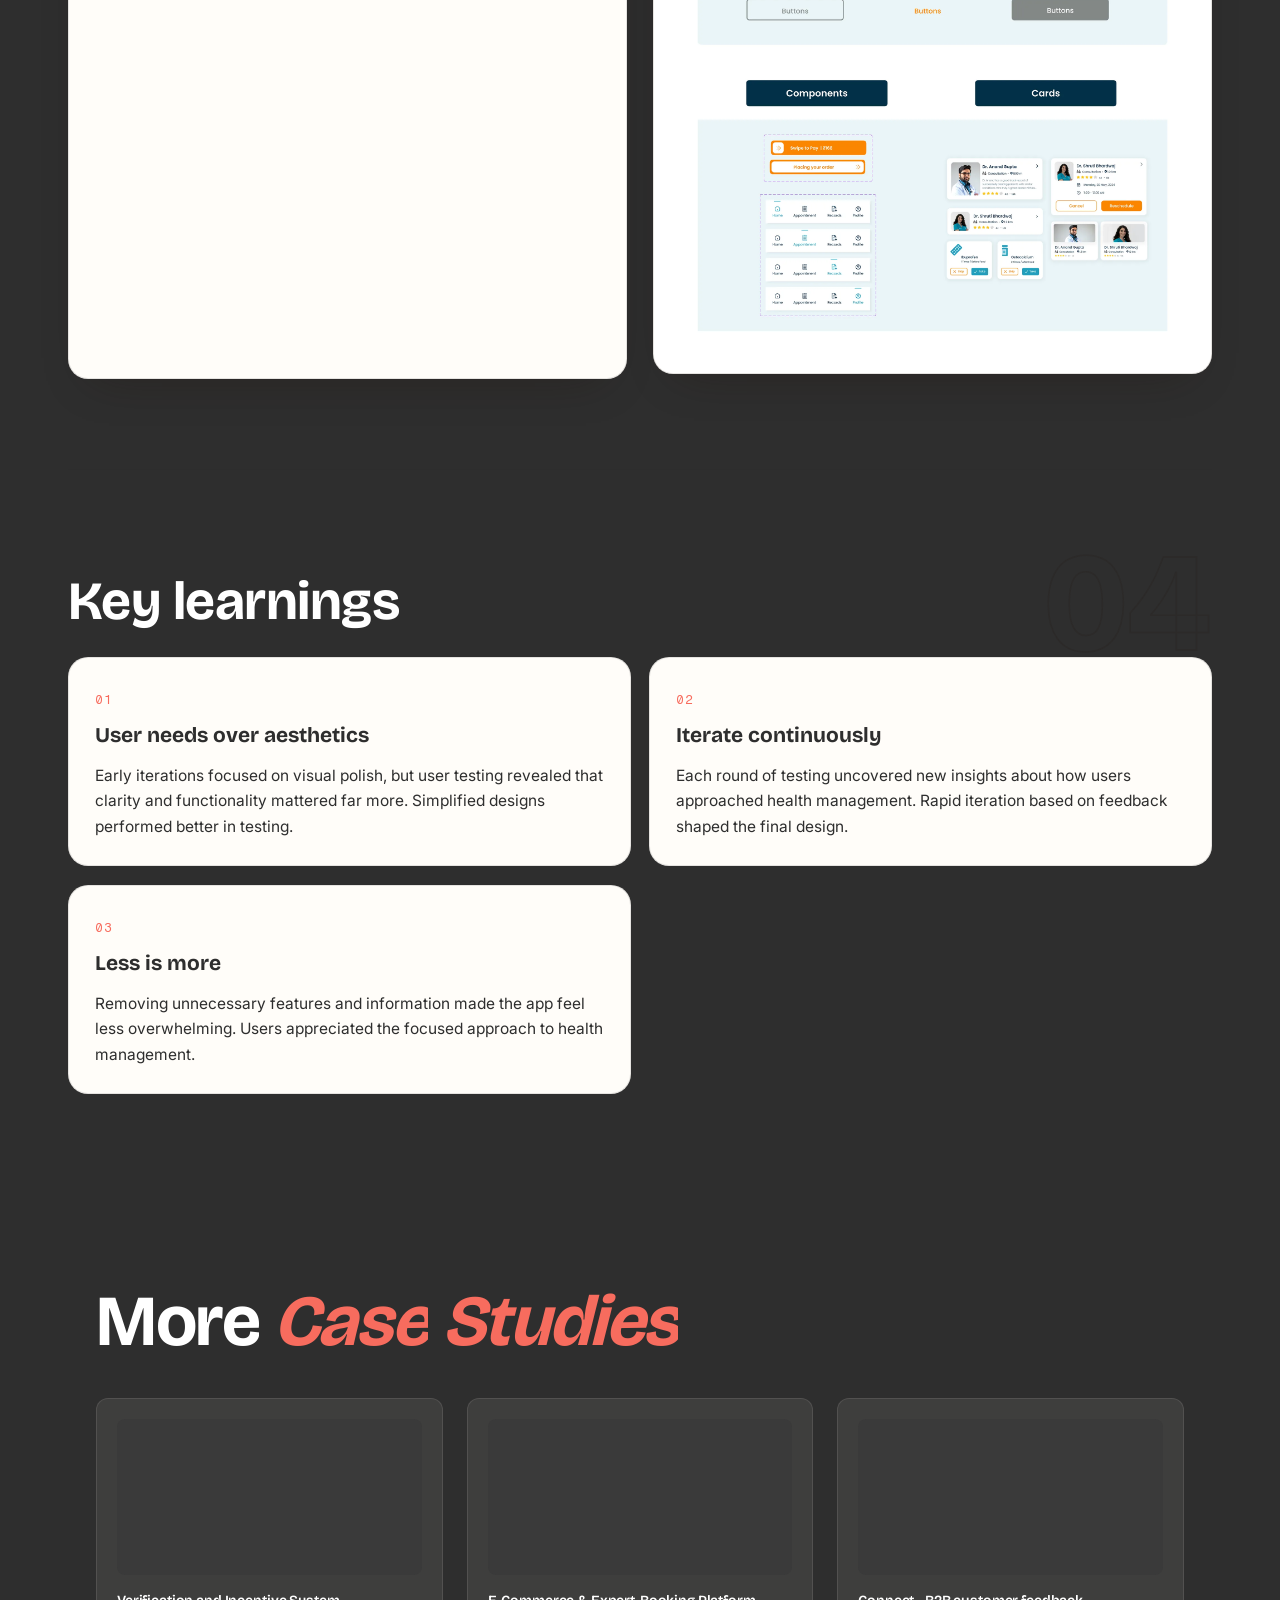
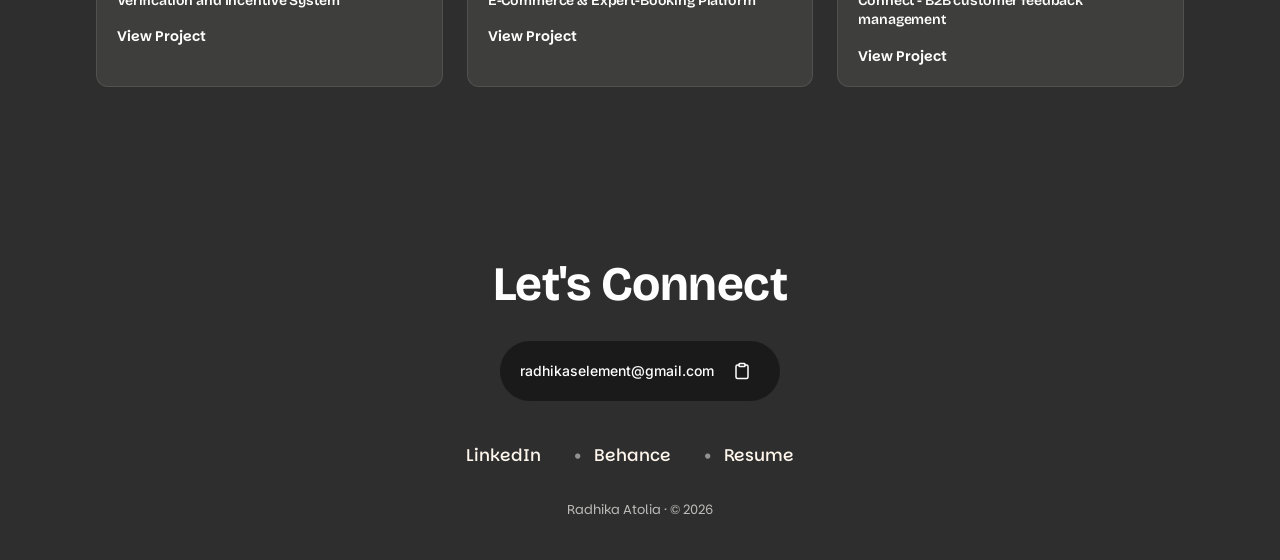
<file: case-wellspring.html>
<!DOCTYPE html>
<html lang="en">
<head>
<meta charset="utf-8">
<meta name="viewport" content="width=device-width, initial-scale=1">
<meta name="theme-color" content="#F8F6F3">
<title>Wellspring - A Healthcare UI/UX project - Radhika Atolia</title>
<meta name="description" content="A central hub for all healthcare needs - tracking symptoms, scheduling appointments and managing medications, to make proactive health management more accessible and convenient.">
<link rel="canonical" href="https://www.radhikaatolia.website/case-wellspring">
<meta property="og:type" content="article"><meta property="og:site_name" content="Radhika Atolia"><meta property="og:locale" content="en_US"><meta property="og:url" content="https://www.radhikaatolia.website/case-wellspring"><meta property="og:title" content="Wellspring - A Healthcare UI/UX project - Radhika Atolia"><meta property="og:description" content="A central hub for all healthcare needs - tracking symptoms, scheduling appointments and managing medications, to make proactive health management more accessible and convenient.">
<meta property="og:image" content="https://www.radhikaatolia.website/assets/og/wellspring-healthcare.jpg"><meta property="og:image:secure_url" content="https://www.radhikaatolia.website/assets/og/wellspring-healthcare.jpg"><meta property="og:image:type" content="image/jpeg"><meta property="og:image:width" content="1200"><meta property="og:image:height" content="630"><meta property="og:image:alt" content="Wellspring - A Healthcare UI/UX project - Radhika Atolia">
<meta name="twitter:card" content="summary_large_image"><meta name="twitter:title" content="Wellspring - A Healthcare UI/UX project - Radhika Atolia"><meta name="twitter:description" content="A central hub for all healthcare needs - tracking symptoms, scheduling appointments and managing medications, to make proactive health management more accessible and convenient."><meta name="twitter:image" content="https://www.radhikaatolia.website/assets/og/wellspring-healthcare.jpg">

<link rel="preconnect" href="https://fonts.googleapis.com"><link rel="preconnect" href="https://fonts.gstatic.com" crossorigin>
<link href="https://fonts.googleapis.com/css2?family=Bricolage+Grotesque:wght@400;500;600;700&family=Parkinsans:wght@400;500;600;700&family=Fragment+Mono&family=Inter:wght@400;500;600;700&display=swap" rel="stylesheet">
<link rel="icon" href="/favicon.ico" sizes="any"><link rel="icon" type="image/png" sizes="96x96" href="/assets/favicon-96.png"><link rel="apple-touch-icon" sizes="180x180" href="/assets/apple-touch-icon.png">
<link rel="stylesheet" href="styles.css">
<script type="application/ld+json">{"@context":"https://schema.org","@graph":[{"@type":"CreativeWork","@id":"https://www.radhikaatolia.website/case-wellspring#work","url":"https://www.radhikaatolia.website/case-wellspring","name":"Wellspring — A Healthcare UI/UX project","abstract":"A central hub for all healthcare needs — tracking symptoms, scheduling appointments and managing medications, to make proactive health management more accessible and convenient.","image":"https://www.radhikaatolia.website/assets/og/wellspring-healthcare.jpg","creator":{"@id":"https://www.radhikaatolia.website/#radhika"},"author":{"@id":"https://www.radhikaatolia.website/#radhika"},"inLanguage":"en","genre":"Product Design"},{"@type":"Person","@id":"https://www.radhikaatolia.website/#radhika","name":"Radhika Atolia","jobTitle":"Product Designer","url":"https://www.radhikaatolia.website/","sameAs":["https://www.linkedin.com/in/radhikaatolia/","https://www.behance.net/radhikaselement"]},{"@type":"BreadcrumbList","itemListElement":[{"@type":"ListItem","position":1,"name":"Home","item":"https://www.radhikaatolia.website/"},{"@type":"ListItem","position":2,"name":"Work","item":"https://www.radhikaatolia.website/work"},{"@type":"ListItem","position":3,"name":"Wellspring — A Healthcare UI/UX project","item":"https://www.radhikaatolia.website/case-wellspring"}]}]}</script>
</head>
<body>
<div class="progress"><i></i></div>
<header class="nav"><div class="nav__inner">
  <a href="/" class="nav__brand">Radhika</a>
  <nav class="nav__links"><a href="/work">Work</a><a href="/about">About</a><a href="https://drive.google.com/file/d/1Jq2FRqnfDB9zXBeFMFWMqm-A3XI-F7hZ/view?usp=drive_link" target="_blank" rel="noopener">Resume</a></nav>
  <button class="nav__toggle" aria-label="Menu">☰</button>
</div></header>

<article>
<!-- COVER & METADATA SECTION -->
<section class="cs-hero"><div class="wrap">
 <h1 data-split>Wellspring - A Healthcare UI/UX project</h1>
 <p class="lead" data-reveal="up" style="--i:2">Manage your health effortlessly - track symptoms, make appointments, take meds, and record it all in one place.</p>

 <div class="cs-cover" data-reveal="scale" style="margin:40px 0"><div class="cs-cover__in" style="background:#ffffff"><img src="assets/behance/wellspring-healthcare/01.webp" width="2000" height="1125" alt="Wellspring - A Healthcare UI/UX project" decoding="async"></div></div>

 <div class="cs-metadata" data-reveal="up"><div><small>My role</small><b>UI/UX Designer</b></div><div><small>Timeline</small><b>Case study</b></div><div><small>Type</small><b>Self-directed</b></div><div><small>Tools</small><b>Figma</b></div></div>

 <div class="cs-summary" data-reveal="up" style="--i:3">
   <div><h3>The Problem</h3><p>Managing your health takes a backseat in a fast-paced life.</p></div>
   <div><h3>What I Did</h3><p>A single hub to track symptoms, schedule appointments and manage medications - taken from discovery through to testing.</p></div>
   <div><h3>Takeaway</h3><p>User needs over aesthetics. Iterate. Less is more.</p></div>
   <div><h3>Impact</h3><p>A self-directed project that shifted how I prioritize user needs over visual polish throughout the full design process.</p></div>
 </div>
</div></section>

<!-- MAIN CONTENT SECTION -->
<section class="cs-body"><div class="wrap">

<section class="cs-sec" id="intro" data-no="01"><h2>Making health management proactive instead of reactive.</h2>
<p class="big">In a fast-paced life, looking after your own health is the first thing to slip.</p>
<p>Wellspring started from that: a single place to track symptoms, book appointments and stay on top of medication, so managing your health feels proactive instead of reactive.</p>
</section>

<section class="cs-sec" id="discovery" data-no="02"><h2>Discovery through testing</h2>
<p>This project took me through the complete design process - from understanding user needs through empathy mapping and user personas, to ideation, prototyping, and usability testing.</p>
<div class="row c2 top float3d" style="margin-top:30px" data-stagger>
  <a class="shot " href="assets/behance/wellspring-healthcare/02.webp" data-lb="wellspring-healthcare" data-reveal="up"><img src="assets/behance/wellspring-healthcare/02.webp" width="2000" height="1279" alt="Wellspring - Discovery and research" loading="lazy" decoding="async"></a>
  <a class="shot " href="assets/behance/wellspring-healthcare/03.webp" data-lb="wellspring-healthcare" data-reveal="up"><img src="assets/behance/wellspring-healthcare/03.webp" width="2000" height="3519" alt="Wellspring - User personas and flows" loading="lazy" decoding="async"></a>
</div>
</section>

<section class="cs-sec" id="design" data-no="03"><h2>Designing the healthcare hub</h2>
<p>The solution focused on four core areas: symptom tracking, appointment scheduling, medication management, and health history. Each feature was designed around actual user needs discovered during research.</p>
<div class="row c1 top" style="margin-top:30px"><a class="shot " href="assets/behance/wellspring-healthcare/04.webp" data-lb="wellspring-healthcare" data-reveal="up"><img src="assets/behance/wellspring-healthcare/04.webp" width="2000" height="2694" alt="Wellspring - Core features" loading="lazy" decoding="async"></a></div>
<h3 style="margin-top:40px">Symptom tracking</h3>
<div class="row c2 top"><a class="shot " href="assets/behance/wellspring-healthcare/05.webp" data-lb="wellspring-healthcare" data-reveal="up"><img src="assets/behance/wellspring-healthcare/05.webp" width="2000" height="2743" alt="Wellspring - Symptom tracking screens" loading="lazy" decoding="async"></a><a class="shot " href="assets/behance/wellspring-healthcare/06.webp" data-lb="wellspring-healthcare" data-reveal="up"><img src="assets/behance/wellspring-healthcare/06.webp" width="2000" height="5588" alt="Wellspring - Symptom details and history" loading="lazy" decoding="async"></a></div>
<h3 style="margin-top:40px">Appointments & medications</h3>
<div class="row c2 top"><a class="shot " href="assets/behance/wellspring-healthcare/07.webp" data-lb="wellspring-healthcare" data-reveal="up"><img src="assets/behance/wellspring-healthcare/07.webp" width="2000" height="4397" alt="Wellspring - Appointment booking" loading="lazy" decoding="async"></a><a class="shot " href="assets/behance/wellspring-healthcare/08.webp" data-lb="wellspring-healthcare" data-reveal="up"><img src="assets/behance/wellspring-healthcare/08.webp" width="2000" height="4916" alt="Wellspring - Medication management" loading="lazy" decoding="async"></a></div>
<h3 style="margin-top:40px">Information architecture</h3>
<div class="row c2 top"><a class="shot " href="assets/behance/wellspring-healthcare/09.webp" data-lb="wellspring-healthcare" data-reveal="up"><img src="assets/behance/wellspring-healthcare/09.webp" width="2000" height="4416" alt="Wellspring - User flows and IA" loading="lazy" decoding="async"></a><a class="shot " href="assets/behance/wellspring-healthcare/10.webp" data-lb="wellspring-healthcare" data-reveal="up"><img src="assets/behance/wellspring-healthcare/10.webp" width="2000" height="4397" alt="Wellspring - Navigation and structure" loading="lazy" decoding="async"></a></div>
</section>

<section class="cs-sec" id="learnings" data-no="04"><h2>Key learnings</h2>
<div class="cards3" style="grid-template-columns:1fr 1fr" data-stagger>
  <div class="card"><span class="n">01</span><b>User needs over aesthetics</b><p>Early iterations focused on visual polish, but user testing revealed that clarity and functionality mattered far more. Simplified designs performed better in testing.</p></div>
  <div class="card"><span class="n">02</span><b>Iterate continuously</b><p>Each round of testing uncovered new insights about how users approached health management. Rapid iteration based on feedback shaped the final design.</p></div>
  <div class="card"><span class="n">03</span><b>Less is more</b><p>Removing unnecessary features and information made the app feel less overwhelming. Users appreciated the focused approach to health management.</p></div>
</div>
</section>

</div></section>

<!-- RELATED PROJECTS CAROUSEL -->
<section class="related-projects"><div class="wrap">
  <h2 class="serif-title" style="margin-bottom:40px" data-split>More <em>Case Studies</em></h2>
  <div class="carousel-scroll" data-reveal="up">
    <a class="project-card" href="/case-jugnoo">
      <div class="project-card__img"><img src="assets/framer/rKOe2JHnERPyvkVrDf6527gXQ20.webp" width="2400" height="1225" alt="Jugnoo" loading="lazy" decoding="async"></div>
      <h3>Verification and Incentive System</h3>
      <button class="project-card__btn"><span>View Project</span><span class="arrow">?</span></button>
    </a>
    <a class="project-card" href="/case-plantparents">
      <div class="project-card__img"><img src="assets/framer/kE8fw0AakCNkQWW83Ua9I9Aoc8I.webp" width="2400" height="1225" alt="PlantParents" loading="lazy" decoding="async"></div>
      <h3>E-Commerce & Expert-Booking Platform</h3>
      <button class="project-card__btn"><span>View Project</span><span class="arrow">?</span></button>
    </a>
    <a class="project-card" href="/case-connect">
      <div class="project-card__img"><img src="assets/behance/connect-b2b-feedback/01.webp" width="2000" height="1021" alt="Connect" loading="lazy" decoding="async"></div>
      <h3>Connect - B2B customer feedback management</h3>
      <button class="project-card__btn"><span>View Project</span><span class="arrow">?</span></button>
    </a>
  </div>
</div></section>

</article>

<footer class="footer"><div class="wrap">
  <h2 class="footer__title">Let's Connect</h2>
  <div class="footer__email">
    <span class="email-text">radhikaselement@gmail.com</span>
    <button class="email-copy" title="Copy email" aria-label="Copy email">
      <svg width="20" height="20" viewBox="0 0 24 24" fill="none" stroke="currentColor" stroke-width="2" stroke-linecap="round" stroke-linejoin="round">
        <path d="M16 4h2a2 2 0 0 1 2 2v14a2 2 0 0 1-2 2H6a2 2 0 0 1-2-2V6a2 2 0 0 1 2-2h2"></path>
        <rect x="8" y="2" width="8" height="4" rx="1" ry="1"></rect>
      </svg>
    </button>
  </div>
  <div class="footer__links">
    <a href="https://www.linkedin.com/in/radhikaatolia/" target="_blank" rel="noopener" class="social-link"><span>LinkedIn</span><span class="arrow">↗</span></a>
    <span class="dot">•</span>
    <a href="https://www.behance.net/radhikaselement" target="_blank" rel="noopener" class="social-link"><span>Behance</span><span class="arrow">↗</span></a>
    <span class="dot">•</span>
    <a href="https://drive.google.com/file/d/1Jq2FRqnfDB9zXBeFMFWMqm-A3XI-F7hZ/view?usp=drive_link" target="_blank" rel="noopener" class="social-link"><span>Resume</span><span class="arrow">↗</span></a>
  </div>
  <p class="footer__note">Radhika Atolia · © <span id="yr"></span></p>
</div></footer>

<script src="script.js"></script>
<script>
document.getElementById('yr').textContent = new Date().getFullYear();

// Email copy functionality
const emailCopyBtn = document.querySelector('.email-copy');
if (emailCopyBtn) {
  emailCopyBtn.addEventListener('click', () => {
    const email = 'radhikaselement@gmail.com';
    navigator.clipboard.writeText(email).then(() => {
      emailCopyBtn.innerHTML = '✓';
      setTimeout(() => {
        emailCopyBtn.innerHTML = '📋';
      }, 2000);
    });
  });
}
</script>
</body>
</html>
</file>
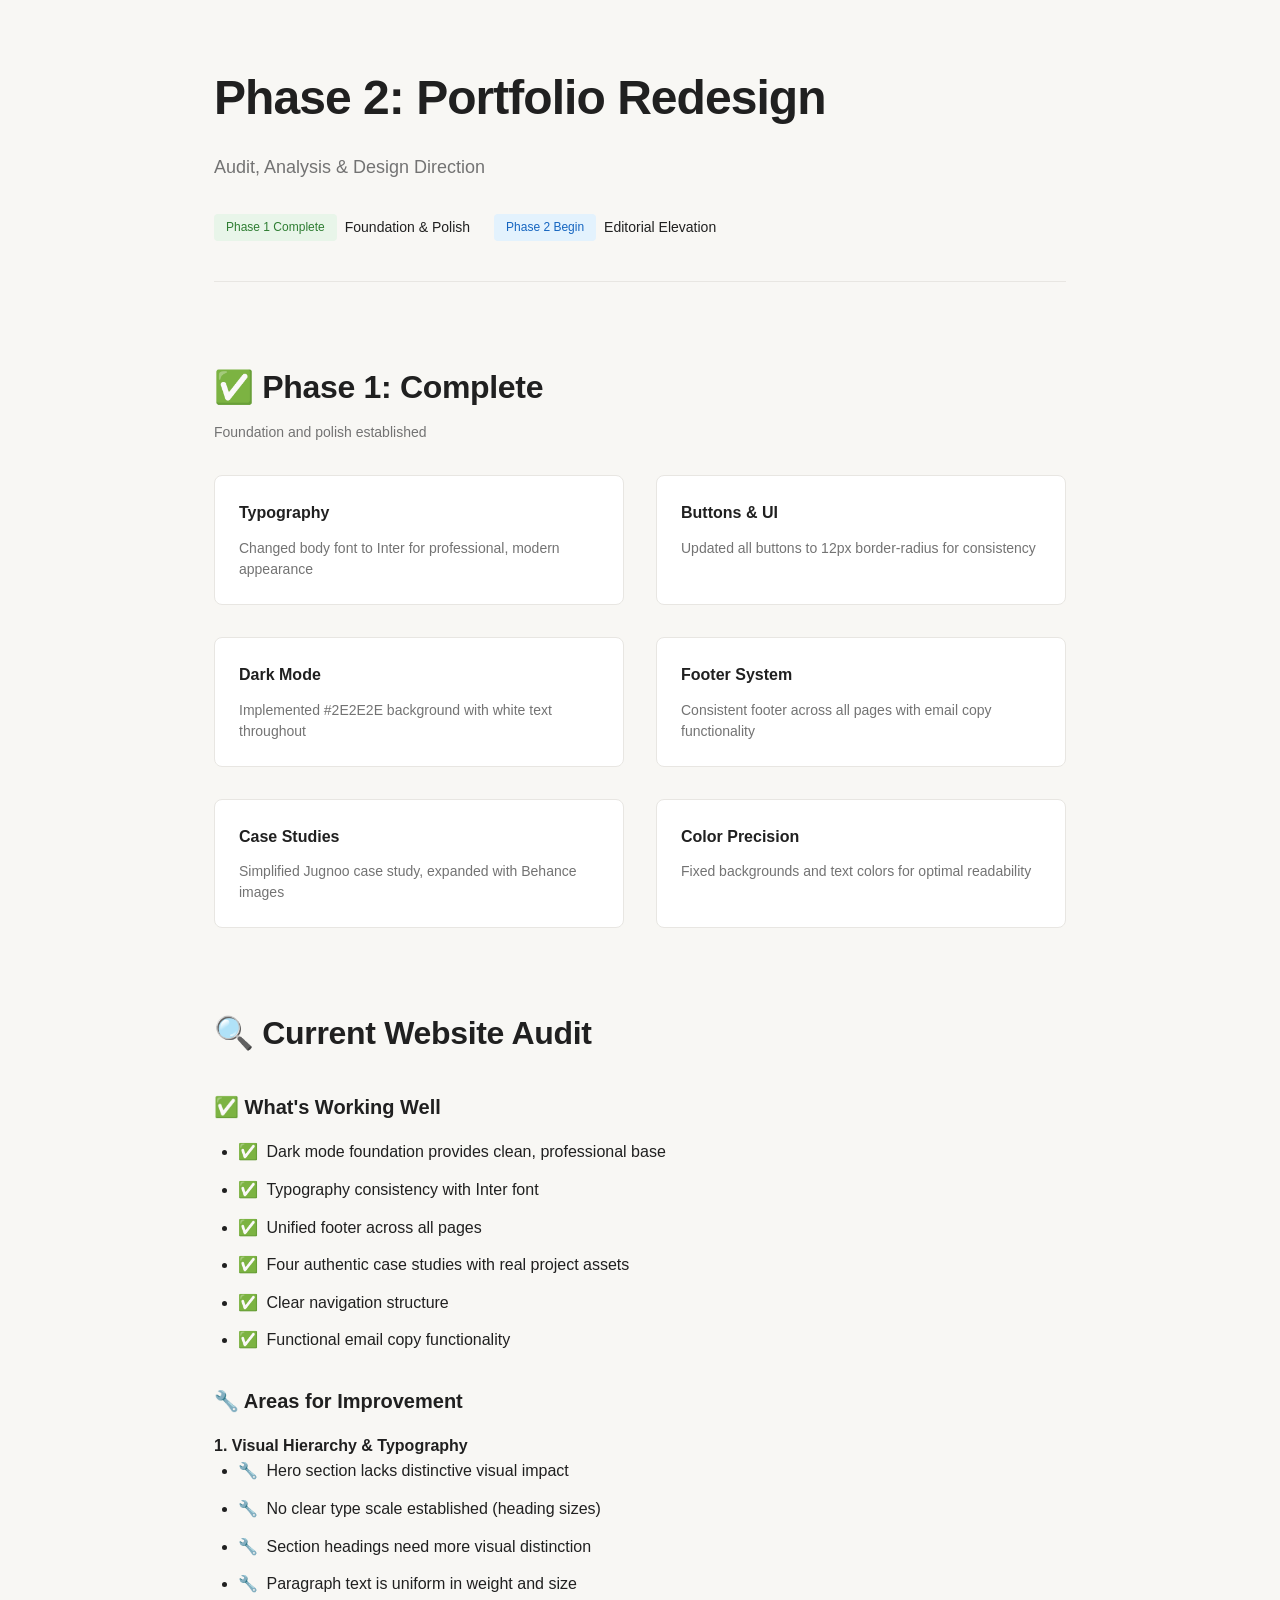
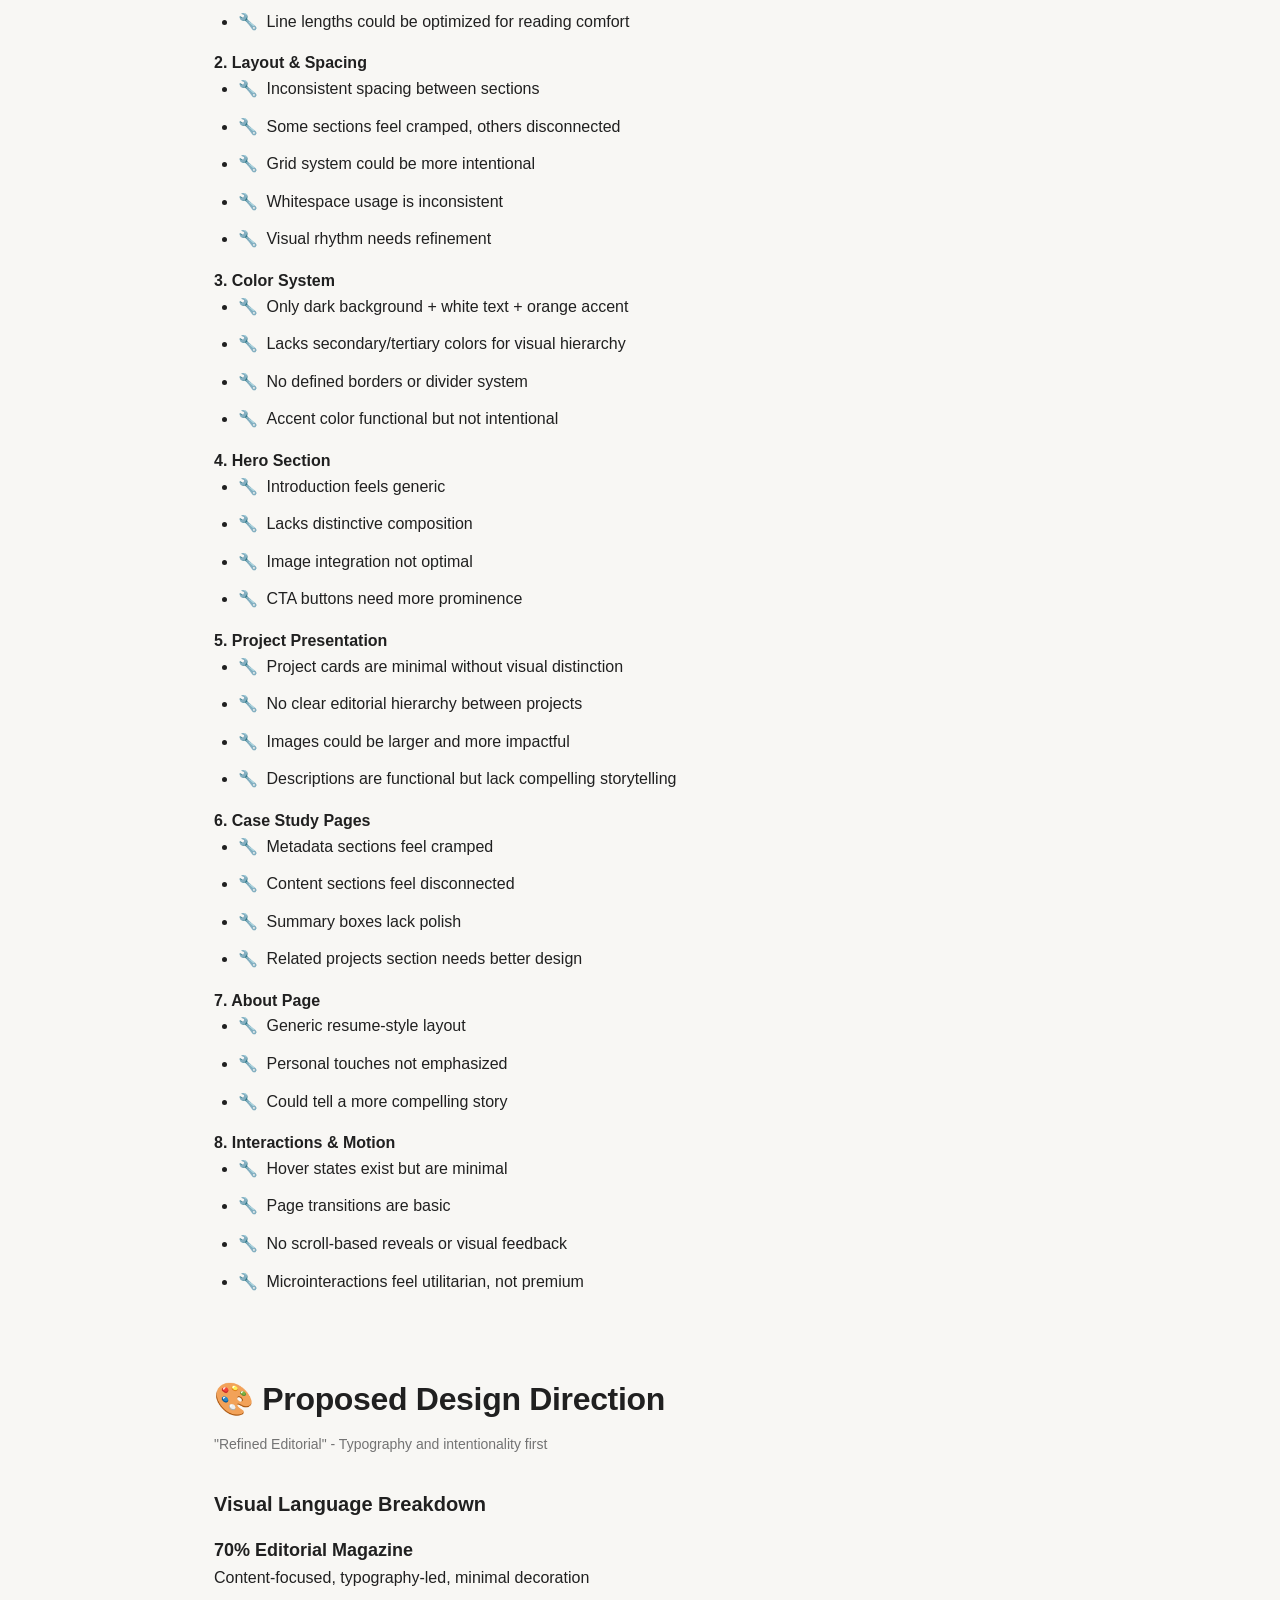
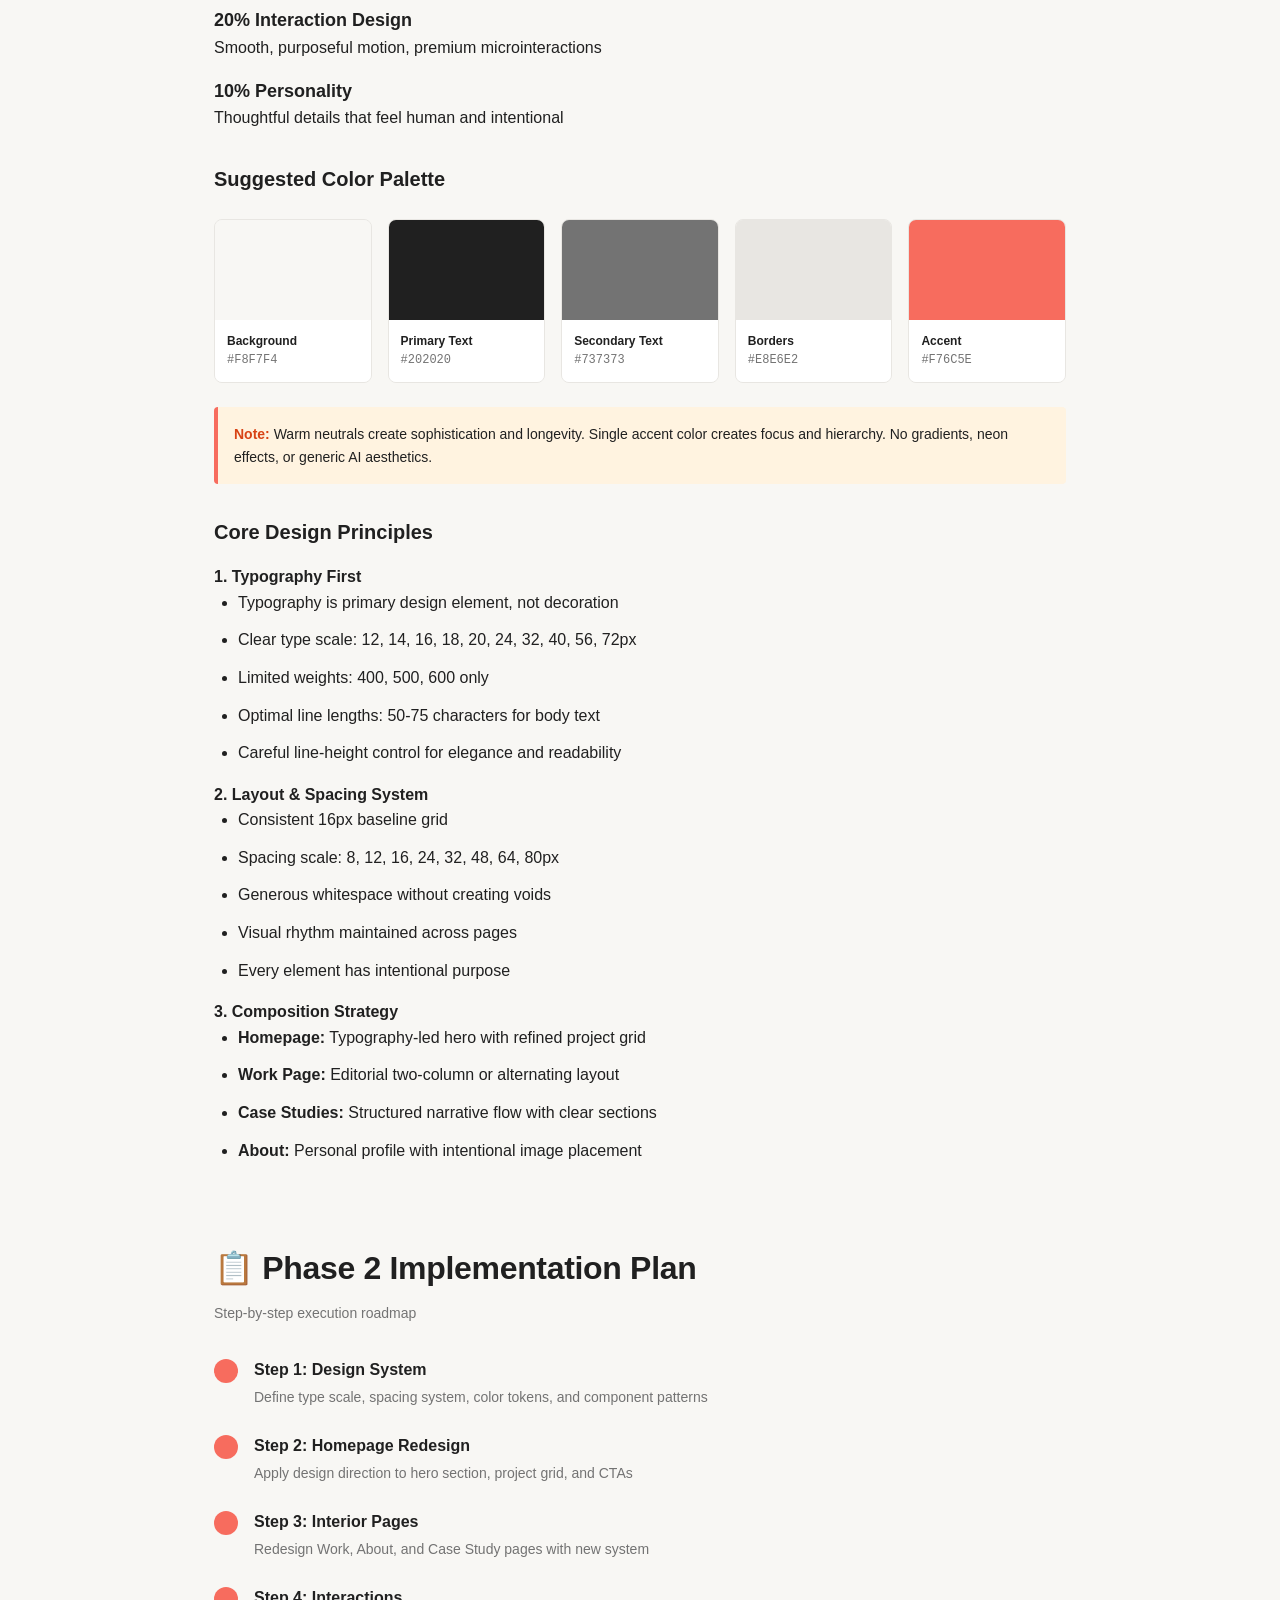
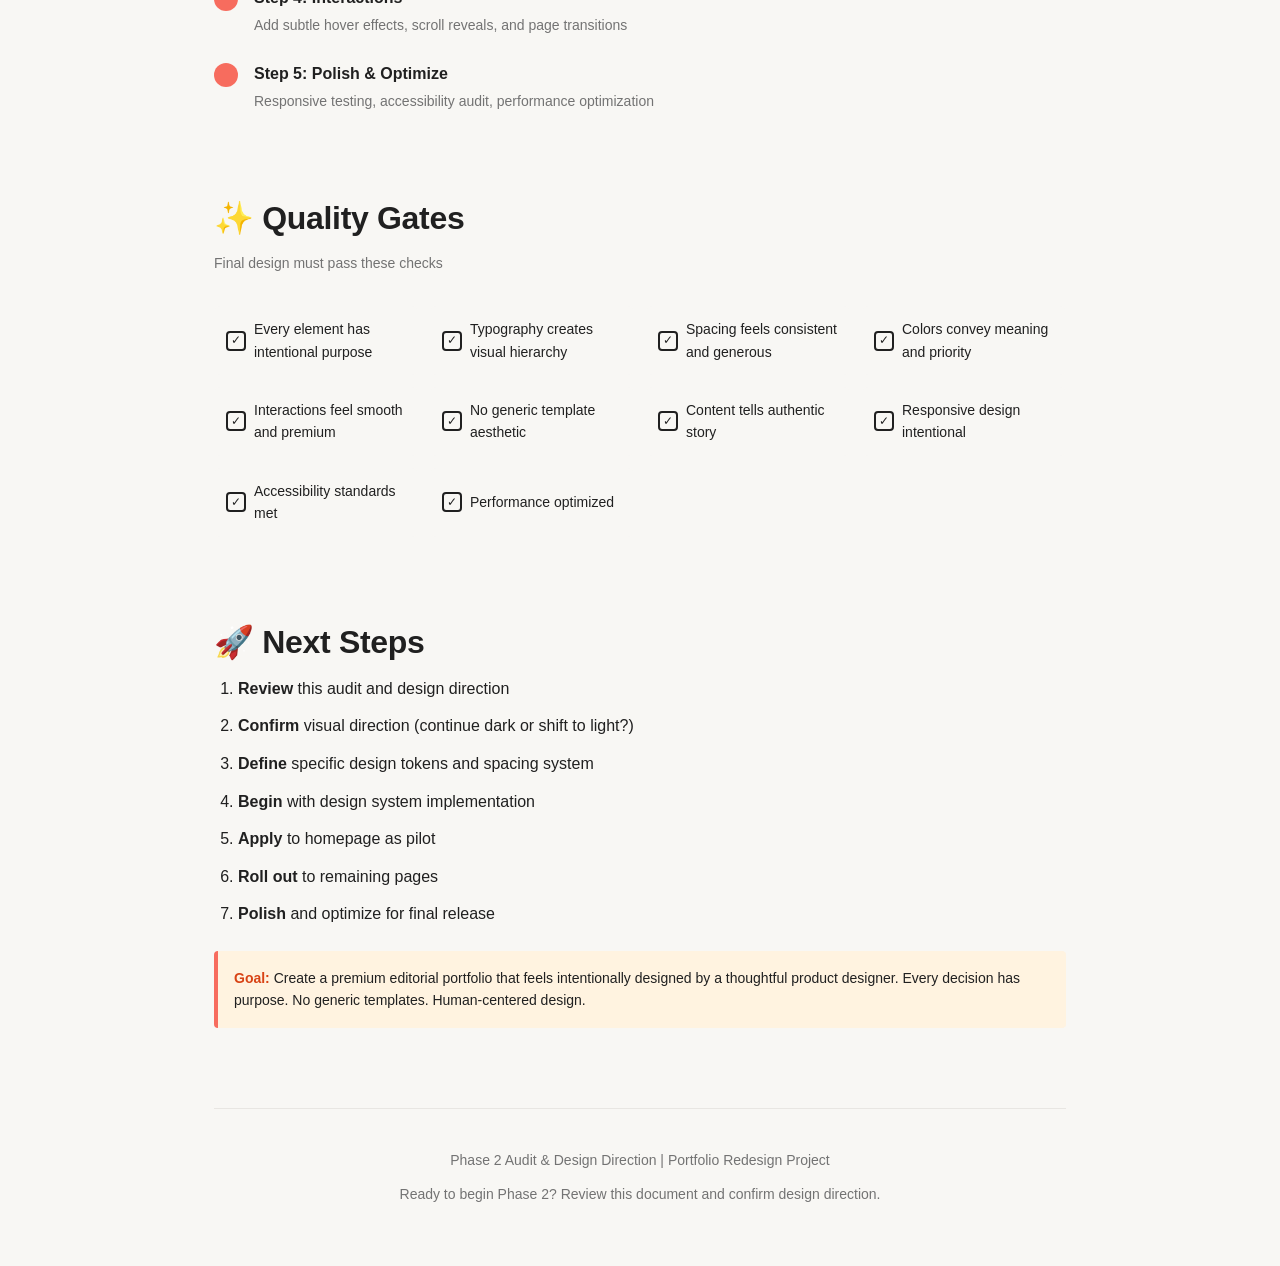
<file: phase-2-audit.html>
<!DOCTYPE html>
<html lang="en">
<head>
    <meta charset="UTF-8">
    <meta name="viewport" content="width=device-width, initial-scale=1.0">
    <title>Phase 2: Portfolio Redesign Audit & Direction</title>
    <style>
        * {
            margin: 0;
            padding: 0;
            box-sizing: border-box;
        }

        html {
            scroll-behavior: smooth;
        }

        body {
            font-family: -apple-system, BlinkMacSystemFont, 'Segoe UI', 'Inter', sans-serif;
            line-height: 1.6;
            color: #202020;
            background: #F8F7F4;
        }

        .container {
            max-width: 900px;
            margin: 0 auto;
            padding: 60px 24px;
        }

        header {
            margin-bottom: 80px;
            border-bottom: 1px solid #E8E6E2;
            padding-bottom: 40px;
        }

        h1 {
            font-size: 48px;
            font-weight: 700;
            margin-bottom: 16px;
            letter-spacing: -0.02em;
        }

        .subtitle {
            font-size: 18px;
            color: #737373;
            margin-bottom: 24px;
        }

        .status {
            display: flex;
            gap: 24px;
            margin-top: 32px;
            flex-wrap: wrap;
        }

        .status-item {
            display: flex;
            align-items: center;
            gap: 8px;
            font-size: 14px;
        }

        .status-badge {
            padding: 4px 12px;
            border-radius: 4px;
            font-weight: 500;
            font-size: 12px;
        }

        .badge-complete {
            background: #E8F5E9;
            color: #2E7D32;
        }

        .badge-phase2 {
            background: #E3F2FD;
            color: #1565C0;
        }

        section {
            margin-bottom: 80px;
        }

        h2 {
            font-size: 32px;
            font-weight: 700;
            margin-bottom: 8px;
            letter-spacing: -0.01em;
        }

        .section-meta {
            font-size: 14px;
            color: #737373;
            margin-bottom: 32px;
        }

        h3 {
            font-size: 20px;
            font-weight: 600;
            margin-top: 32px;
            margin-bottom: 16px;
            color: #202020;
        }

        .subsection {
            margin-bottom: 24px;
        }

        ul, ol {
            margin-left: 24px;
            margin-bottom: 16px;
        }

        li {
            margin-bottom: 12px;
            color: #202020;
        }

        .checkmark::before {
            content: "✅ ";
            margin-right: 4px;
        }

        .improvement::before {
            content: "🔧 ";
            margin-right: 4px;
        }

        .grid-2 {
            display: grid;
            grid-template-columns: repeat(auto-fit, minmax(300px, 1fr));
            gap: 32px;
            margin-bottom: 32px;
        }

        .card {
            background: white;
            border: 1px solid #E8E6E2;
            border-radius: 8px;
            padding: 24px;
            transition: all 0.3s ease;
        }

        .card:hover {
            border-color: #202020;
            box-shadow: 0 8px 24px rgba(32, 32, 32, 0.08);
        }

        .card h4 {
            font-size: 16px;
            font-weight: 600;
            margin-bottom: 12px;
        }

        .card p {
            font-size: 14px;
            color: #737373;
            line-height: 1.5;
        }

        .color-palette {
            display: grid;
            grid-template-columns: repeat(auto-fit, minmax(150px, 1fr));
            gap: 16px;
            margin: 24px 0;
        }

        .color-swatch {
            border-radius: 8px;
            overflow: hidden;
            border: 1px solid #E8E6E2;
        }

        .color-box {
            height: 100px;
            width: 100%;
        }

        .color-info {
            padding: 12px;
            background: white;
            font-size: 12px;
        }

        .color-info .name {
            font-weight: 600;
            color: #202020;
        }

        .color-info .hex {
            color: #737373;
            font-family: 'Courier New', monospace;
        }

        .timeline {
            position: relative;
            margin: 32px 0;
        }

        .timeline-item {
            display: flex;
            margin-bottom: 24px;
            gap: 16px;
        }

        .timeline-marker {
            width: 24px;
            height: 24px;
            border-radius: 50%;
            background: #F76C5E;
            flex-shrink: 0;
            margin-top: 2px;
        }

        .timeline-item.inactive .timeline-marker {
            background: #E8E6E2;
        }

        .timeline-content h4 {
            font-weight: 600;
            margin-bottom: 4px;
        }

        .timeline-content p {
            font-size: 14px;
            color: #737373;
        }

        .checklist {
            display: grid;
            grid-template-columns: repeat(auto-fit, minmax(200px, 1fr));
            gap: 12px;
            margin: 24px 0;
        }

        .checklist-item {
            display: flex;
            align-items: center;
            gap: 8px;
            padding: 12px;
            background: #F8F7F4;
            border-radius: 6px;
            font-size: 14px;
        }

        .checklist-item.done {
            background: #E8F5E9;
            color: #2E7D32;
        }

        .checkbox {
            width: 20px;
            height: 20px;
            border: 2px solid #202020;
            border-radius: 4px;
            display: flex;
            align-items: center;
            justify-content: center;
            font-size: 12px;
            flex-shrink: 0;
        }

        .checkbox.checked {
            background: #2E7D32;
            border-color: #2E7D32;
            color: white;
        }

        .note {
            background: #FFF3E0;
            border-left: 4px solid #F76C5E;
            padding: 16px;
            margin: 24px 0;
            border-radius: 4px;
            font-size: 14px;
            color: #202020;
        }

        .note strong {
            color: #D84315;
        }

        footer {
            border-top: 1px solid #E8E6E2;
            padding-top: 40px;
            margin-top: 80px;
            font-size: 14px;
            color: #737373;
            text-align: center;
        }

        @media (max-width: 768px) {
            h1 {
                font-size: 32px;
            }

            h2 {
                font-size: 24px;
            }

            .container {
                padding: 40px 16px;
            }

            .status {
                flex-direction: column;
                gap: 12px;
            }
        }
    </style>
</head>
<body>
    <div class="container">
        <header>
            <h1>Phase 2: Portfolio Redesign</h1>
            <p class="subtitle">Audit, Analysis & Design Direction</p>
            <div class="status">
                <div class="status-item">
                    <span class="status-badge badge-complete">Phase 1 Complete</span>
                    Foundation & Polish
                </div>
                <div class="status-item">
                    <span class="status-badge badge-phase2">Phase 2 Begin</span>
                    Editorial Elevation
                </div>
            </div>
        </header>

        <!-- Phase 1 Summary -->
        <section>
            <h2>✅ Phase 1: Complete</h2>
            <p class="section-meta">Foundation and polish established</p>

            <div class="grid-2">
                <div class="card">
                    <h4>Typography</h4>
                    <p>Changed body font to Inter for professional, modern appearance</p>
                </div>
                <div class="card">
                    <h4>Buttons & UI</h4>
                    <p>Updated all buttons to 12px border-radius for consistency</p>
                </div>
                <div class="card">
                    <h4>Dark Mode</h4>
                    <p>Implemented #2E2E2E background with white text throughout</p>
                </div>
                <div class="card">
                    <h4>Footer System</h4>
                    <p>Consistent footer across all pages with email copy functionality</p>
                </div>
                <div class="card">
                    <h4>Case Studies</h4>
                    <p>Simplified Jugnoo case study, expanded with Behance images</p>
                </div>
                <div class="card">
                    <h4>Color Precision</h4>
                    <p>Fixed backgrounds and text colors for optimal readability</p>
                </div>
            </div>
        </section>

        <!-- Current Audit -->
        <section>
            <h2>🔍 Current Website Audit</h2>

            <h3>✅ What's Working Well</h3>
            <ul>
                <li class="checkmark">Dark mode foundation provides clean, professional base</li>
                <li class="checkmark">Typography consistency with Inter font</li>
                <li class="checkmark">Unified footer across all pages</li>
                <li class="checkmark">Four authentic case studies with real project assets</li>
                <li class="checkmark">Clear navigation structure</li>
                <li class="checkmark">Functional email copy functionality</li>
            </ul>

            <h3>🔧 Areas for Improvement</h3>

            <h4>1. Visual Hierarchy & Typography</h4>
            <ul>
                <li class="improvement">Hero section lacks distinctive visual impact</li>
                <li class="improvement">No clear type scale established (heading sizes)</li>
                <li class="improvement">Section headings need more visual distinction</li>
                <li class="improvement">Paragraph text is uniform in weight and size</li>
                <li class="improvement">Line lengths could be optimized for reading comfort</li>
            </ul>

            <h4>2. Layout & Spacing</h4>
            <ul>
                <li class="improvement">Inconsistent spacing between sections</li>
                <li class="improvement">Some sections feel cramped, others disconnected</li>
                <li class="improvement">Grid system could be more intentional</li>
                <li class="improvement">Whitespace usage is inconsistent</li>
                <li class="improvement">Visual rhythm needs refinement</li>
            </ul>

            <h4>3. Color System</h4>
            <ul>
                <li class="improvement">Only dark background + white text + orange accent</li>
                <li class="improvement">Lacks secondary/tertiary colors for visual hierarchy</li>
                <li class="improvement">No defined borders or divider system</li>
                <li class="improvement">Accent color functional but not intentional</li>
            </ul>

            <h4>4. Hero Section</h4>
            <ul>
                <li class="improvement">Introduction feels generic</li>
                <li class="improvement">Lacks distinctive composition</li>
                <li class="improvement">Image integration not optimal</li>
                <li class="improvement">CTA buttons need more prominence</li>
            </ul>

            <h4>5. Project Presentation</h4>
            <ul>
                <li class="improvement">Project cards are minimal without visual distinction</li>
                <li class="improvement">No clear editorial hierarchy between projects</li>
                <li class="improvement">Images could be larger and more impactful</li>
                <li class="improvement">Descriptions are functional but lack compelling storytelling</li>
            </ul>

            <h4>6. Case Study Pages</h4>
            <ul>
                <li class="improvement">Metadata sections feel cramped</li>
                <li class="improvement">Content sections feel disconnected</li>
                <li class="improvement">Summary boxes lack polish</li>
                <li class="improvement">Related projects section needs better design</li>
            </ul>

            <h4>7. About Page</h4>
            <ul>
                <li class="improvement">Generic resume-style layout</li>
                <li class="improvement">Personal touches not emphasized</li>
                <li class="improvement">Could tell a more compelling story</li>
            </ul>

            <h4>8. Interactions & Motion</h4>
            <ul>
                <li class="improvement">Hover states exist but are minimal</li>
                <li class="improvement">Page transitions are basic</li>
                <li class="improvement">No scroll-based reveals or visual feedback</li>
                <li class="improvement">Microinteractions feel utilitarian, not premium</li>
            </ul>
        </section>

        <!-- Design Direction -->
        <section>
            <h2>🎨 Proposed Design Direction</h2>
            <p class="section-meta">"Refined Editorial" - Typography and intentionality first</p>

            <h3>Visual Language Breakdown</h3>
            <ul style="list-style: none; margin-left: 0;">
                <li style="margin-bottom: 16px;">
                    <strong style="font-size: 18px; color: #202020;">70% Editorial Magazine</strong><br>
                    Content-focused, typography-led, minimal decoration
                </li>
                <li style="margin-bottom: 16px;">
                    <strong style="font-size: 18px; color: #202020;">20% Interaction Design</strong><br>
                    Smooth, purposeful motion, premium microinteractions
                </li>
                <li>
                    <strong style="font-size: 18px; color: #202020;">10% Personality</strong><br>
                    Thoughtful details that feel human and intentional
                </li>
            </ul>

            <h3>Suggested Color Palette</h3>
            <div class="color-palette">
                <div class="color-swatch">
                    <div class="color-box" style="background: #F8F7F4;"></div>
                    <div class="color-info">
                        <div class="name">Background</div>
                        <div class="hex">#F8F7F4</div>
                    </div>
                </div>
                <div class="color-swatch">
                    <div class="color-box" style="background: #202020;"></div>
                    <div class="color-info">
                        <div class="name">Primary Text</div>
                        <div class="hex">#202020</div>
                    </div>
                </div>
                <div class="color-swatch">
                    <div class="color-box" style="background: #737373;"></div>
                    <div class="color-info">
                        <div class="name">Secondary Text</div>
                        <div class="hex">#737373</div>
                    </div>
                </div>
                <div class="color-swatch">
                    <div class="color-box" style="background: #E8E6E2;"></div>
                    <div class="color-info">
                        <div class="name">Borders</div>
                        <div class="hex">#E8E6E2</div>
                    </div>
                </div>
                <div class="color-swatch">
                    <div class="color-box" style="background: #F76C5E;"></div>
                    <div class="color-info">
                        <div class="name">Accent</div>
                        <div class="hex">#F76C5E</div>
                    </div>
                </div>
            </div>

            <div class="note">
                <strong>Note:</strong> Warm neutrals create sophistication and longevity. Single accent color creates focus and hierarchy. No gradients, neon effects, or generic AI aesthetics.
            </div>

            <h3>Core Design Principles</h3>
            <h4>1. Typography First</h4>
            <ul>
                <li>Typography is primary design element, not decoration</li>
                <li>Clear type scale: 12, 14, 16, 18, 20, 24, 32, 40, 56, 72px</li>
                <li>Limited weights: 400, 500, 600 only</li>
                <li>Optimal line lengths: 50-75 characters for body text</li>
                <li>Careful line-height control for elegance and readability</li>
            </ul>

            <h4>2. Layout & Spacing System</h4>
            <ul>
                <li>Consistent 16px baseline grid</li>
                <li>Spacing scale: 8, 12, 16, 24, 32, 48, 64, 80px</li>
                <li>Generous whitespace without creating voids</li>
                <li>Visual rhythm maintained across pages</li>
                <li>Every element has intentional purpose</li>
            </ul>

            <h4>3. Composition Strategy</h4>
            <ul>
                <li><strong>Homepage:</strong> Typography-led hero with refined project grid</li>
                <li><strong>Work Page:</strong> Editorial two-column or alternating layout</li>
                <li><strong>Case Studies:</strong> Structured narrative flow with clear sections</li>
                <li><strong>About:</strong> Personal profile with intentional image placement</li>
            </ul>
        </section>

        <!-- Implementation Timeline -->
        <section>
            <h2>📋 Phase 2 Implementation Plan</h2>
            <p class="section-meta">Step-by-step execution roadmap</p>

            <div class="timeline">
                <div class="timeline-item">
                    <div class="timeline-marker"></div>
                    <div class="timeline-content">
                        <h4>Step 1: Design System</h4>
                        <p>Define type scale, spacing system, color tokens, and component patterns</p>
                    </div>
                </div>
                <div class="timeline-item">
                    <div class="timeline-marker"></div>
                    <div class="timeline-content">
                        <h4>Step 2: Homepage Redesign</h4>
                        <p>Apply design direction to hero section, project grid, and CTAs</p>
                    </div>
                </div>
                <div class="timeline-item">
                    <div class="timeline-marker"></div>
                    <div class="timeline-content">
                        <h4>Step 3: Interior Pages</h4>
                        <p>Redesign Work, About, and Case Study pages with new system</p>
                    </div>
                </div>
                <div class="timeline-item">
                    <div class="timeline-marker"></div>
                    <div class="timeline-content">
                        <h4>Step 4: Interactions</h4>
                        <p>Add subtle hover effects, scroll reveals, and page transitions</p>
                    </div>
                </div>
                <div class="timeline-item">
                    <div class="timeline-marker"></div>
                    <div class="timeline-content">
                        <h4>Step 5: Polish & Optimize</h4>
                        <p>Responsive testing, accessibility audit, performance optimization</p>
                    </div>
                </div>
            </div>
        </section>

        <!-- Quality Gates -->
        <section>
            <h2>✨ Quality Gates</h2>
            <p class="section-meta">Final design must pass these checks</p>

            <div class="checklist">
                <div class="checklist-item">
                    <div class="checkbox">✓</div>
                    <span>Every element has intentional purpose</span>
                </div>
                <div class="checklist-item">
                    <div class="checkbox">✓</div>
                    <span>Typography creates visual hierarchy</span>
                </div>
                <div class="checklist-item">
                    <div class="checkbox">✓</div>
                    <span>Spacing feels consistent and generous</span>
                </div>
                <div class="checklist-item">
                    <div class="checkbox">✓</div>
                    <span>Colors convey meaning and priority</span>
                </div>
                <div class="checklist-item">
                    <div class="checkbox">✓</div>
                    <span>Interactions feel smooth and premium</span>
                </div>
                <div class="checklist-item">
                    <div class="checkbox">✓</div>
                    <span>No generic template aesthetic</span>
                </div>
                <div class="checklist-item">
                    <div class="checkbox">✓</div>
                    <span>Content tells authentic story</span>
                </div>
                <div class="checklist-item">
                    <div class="checkbox">✓</div>
                    <span>Responsive design intentional</span>
                </div>
                <div class="checklist-item">
                    <div class="checkbox">✓</div>
                    <span>Accessibility standards met</span>
                </div>
                <div class="checklist-item">
                    <div class="checkbox">✓</div>
                    <span>Performance optimized</span>
                </div>
            </div>
        </section>

        <!-- Next Steps -->
        <section>
            <h2>🚀 Next Steps</h2>
            <ol>
                <li><strong>Review</strong> this audit and design direction</li>
                <li><strong>Confirm</strong> visual direction (continue dark or shift to light?)</li>
                <li><strong>Define</strong> specific design tokens and spacing system</li>
                <li><strong>Begin</strong> with design system implementation</li>
                <li><strong>Apply</strong> to homepage as pilot</li>
                <li><strong>Roll out</strong> to remaining pages</li>
                <li><strong>Polish</strong> and optimize for final release</li>
            </ol>

            <div class="note">
                <strong>Goal:</strong> Create a premium editorial portfolio that feels intentionally designed by a thoughtful product designer. Every decision has purpose. No generic templates. Human-centered design.
            </div>
        </section>

        <footer>
            <p>Phase 2 Audit & Design Direction | Portfolio Redesign Project</p>
            <p style="margin-top: 12px;">Ready to begin Phase 2? Review this document and confirm design direction.</p>
        </footer>
    </div>
</body>
</html>
</file>
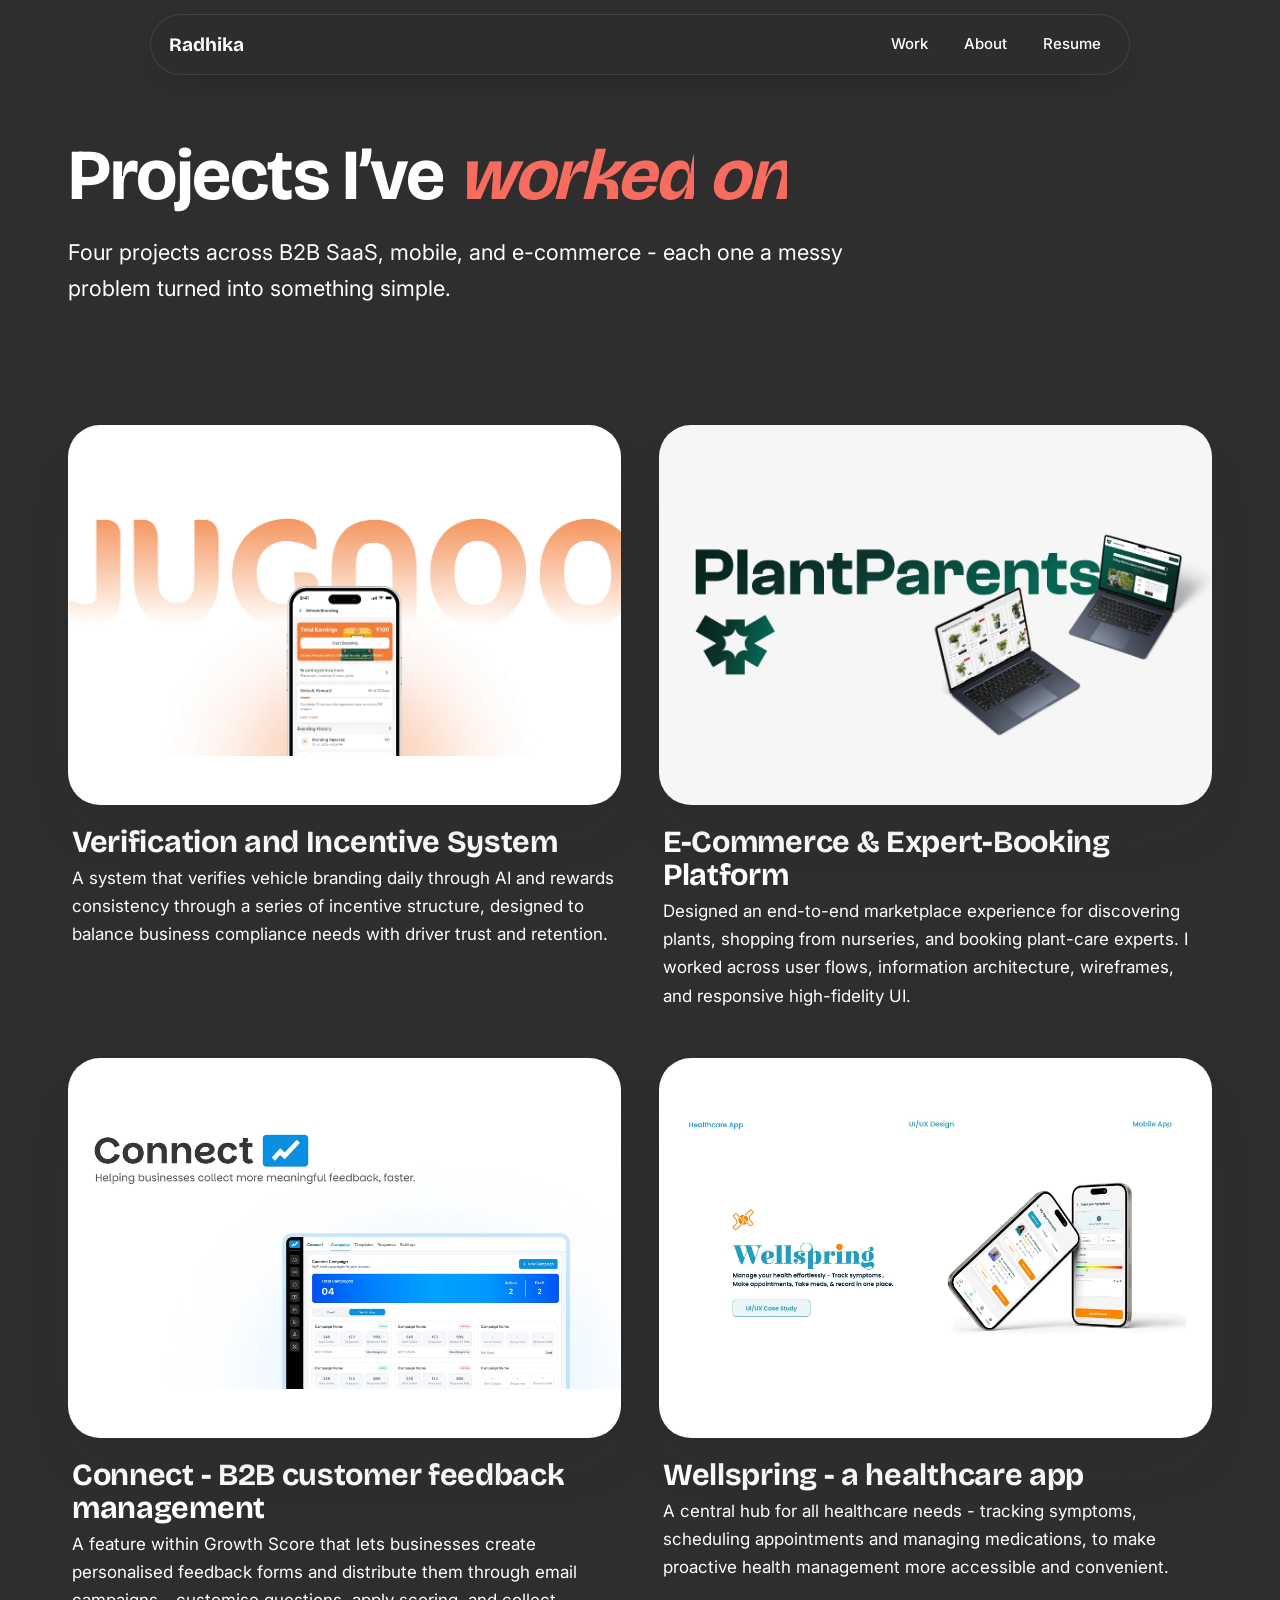
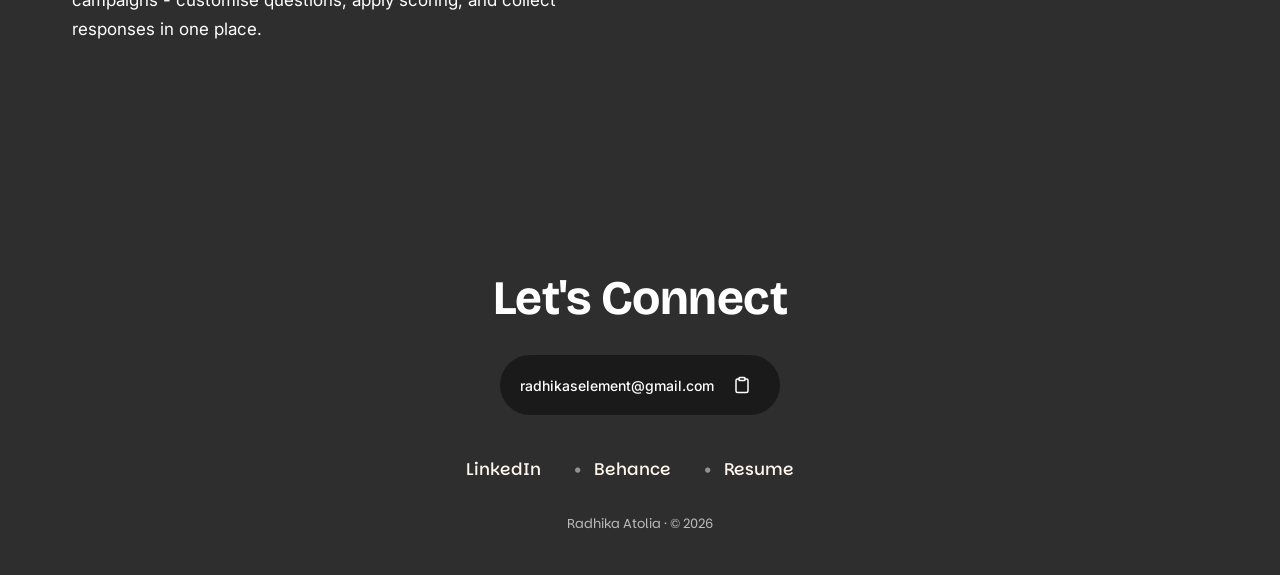
<file: work.html>
<!DOCTYPE html>
<html lang="en">
<head>
<meta charset="utf-8">
<meta name="viewport" content="width=device-width, initial-scale=1">
<meta name="theme-color" content="#F8F6F3">
<title>Work - Radhika Atolia</title>
<meta name="description" content="Selected product design case studies by Radhika Atolia: Jugnoo, PlantParents, Connect, Wellspring, Blue Pottery and more.">
<link rel="canonical" href="https://www.radhikaatolia.website/work">
<meta property="og:type" content="website"><meta property="og:site_name" content="Radhika Atolia"><meta property="og:url" content="https://www.radhikaatolia.website/work"><meta property="og:title" content="Work - Radhika Atolia"><meta property="og:description" content="Selected product design case studies by Radhika Atolia: Jugnoo, PlantParents, Connect, Wellspring, Blue Pottery and more.">
<meta property="og:image" content="https://www.radhikaatolia.website/assets/og.jpg"><meta property="og:image:secure_url" content="https://www.radhikaatolia.website/assets/og.jpg"><meta property="og:image:type" content="image/jpeg"><meta property="og:image:width" content="1200"><meta property="og:image:height" content="630"><meta property="og:image:alt" content="Work - Radhika Atolia">
<meta name="twitter:card" content="summary_large_image"><meta name="twitter:title" content="Work - Radhika Atolia"><meta name="twitter:description" content="Selected product design case studies by Radhika Atolia: Jugnoo, PlantParents, Connect, Wellspring, Blue Pottery and more."><meta name="twitter:image" content="https://www.radhikaatolia.website/assets/og.jpg">

<link rel="preconnect" href="https://fonts.googleapis.com"><link rel="preconnect" href="https://fonts.gstatic.com" crossorigin>
<link href="https://fonts.googleapis.com/css2?family=Bricolage+Grotesque:wght@400;500;600;700&family=Parkinsans:wght@400;500;600;700&family=Fragment+Mono&family=Inter:wght@400;500;600;700&display=swap" rel="stylesheet">
<link rel="icon" href="/favicon.ico" sizes="any"><link rel="icon" type="image/png" sizes="96x96" href="/assets/favicon-96.png"><link rel="apple-touch-icon" sizes="180x180" href="/assets/apple-touch-icon.png">
<link rel="stylesheet" href="styles.css">
<script type="application/ld+json">{"@context":"https://schema.org","@graph":[{"@type":"WebPage","url":"https://www.radhikaatolia.website/work","name":"Work - Radhika Atolia","about":{"@id":"https://www.radhikaatolia.website/#radhika"},"isPartOf":{"@id":"https://www.radhikaatolia.website/#website"}},{"@type":"Person","@id":"https://www.radhikaatolia.website/#radhika","name":"Radhika Atolia"}]}</script>
</head>
<body>
<div class="progress"><i></i></div>
<header class="nav"><div class="nav__inner">
  <a href="/" class="nav__brand">Radhika</a>
  <nav class="nav__links"><a href="/work">Work</a><a href="/about">About</a><a href="https://drive.google.com/file/d/1Jq2FRqnfDB9zXBeFMFWMqm-A3XI-F7hZ/view?usp=drive_link" target="_blank" rel="noopener">Resume</a></nav>
  <button class="nav__toggle" aria-label="Menu">☰</button>
</div></header>
<section class="page-hero"><div class="wrap">
 <h1 class="serif-title" style="margin-top:18px; color:#FFFFFF" data-split>Projects I’ve <em>worked on</em></h1>
 <p class="lead" style="margin-top:22px" data-reveal="up" style="--i:3">Four projects across B2B SaaS, mobile, and e-commerce - each one a messy problem turned into something simple.</p>
</div></section>
<section class="sec" style="padding-top:20px"><div class="wrap"><div class="pgrid"><a class="pcard" href="/case-jugnoo" data-cat="product" data-reveal="up" data-tilt="6">
 <div class="pcard__img" data-tilt-in style="background:#ffffff"><img src="assets/framer/rKOe2JHnERPyvkVrDf6527gXQ20.webp" width="2400" height="1225" alt="Verification and Incentive System" loading="lazy" decoding="async" style="object-fit:contain"><span class="go">↗</span></div>
 <div class="pcard__meta"><h3>Verification and Incentive System</h3></div>
 <p>A system that verifies vehicle branding daily through AI and rewards consistency through a series of incentive structure, designed to balance business compliance needs with driver trust and retention.</p></a><a class="pcard" href="/case-plantparents" data-cat="product web" data-reveal="up" data-tilt="6">
 <div class="pcard__img" data-tilt-in style="background:#f6f6f6"><img src="assets/framer/kE8fw0AakCNkQWW83Ua9I9Aoc8I.webp" width="2400" height="1225" alt="E-Commerce &amp; Expert-Booking Platform" loading="lazy" decoding="async" style="object-fit:contain"><span class="go">↗</span></div>
 <div class="pcard__meta"><h3>E-Commerce &amp; Expert-Booking Platform</h3></div>
 <p>Designed an end-to-end marketplace experience for discovering plants, shopping from nurseries, and booking plant-care experts. I worked across user flows, information architecture, wireframes, and responsive high-fidelity UI.</p></a><a class="pcard" href="/case-connect" data-cat="product" data-reveal="up" data-tilt="6">
 <div class="pcard__img" data-tilt-in style="background:#ffffff"><img src="assets/behance/connect-b2b-feedback/01.webp" width="2000" height="1021" alt="Connect - B2B customer feedback management" loading="lazy" decoding="async" style="object-fit:contain"><span class="go">↗</span></div>
 <div class="pcard__meta"><h3>Connect - B2B customer feedback management</h3></div>
 <p>A feature within Growth Score that lets businesses create personalised feedback forms and distribute them through email campaigns - customise questions, apply scoring, and collect responses in one place.</p></a><a class="pcard" href="/case-wellspring" data-cat="product" data-reveal="up" data-tilt="6">
 <div class="pcard__img" data-tilt-in style="background:#ffffff"><img src="assets/behance/wellspring-healthcare/01.webp" width="2000" height="1125" alt="Wellspring - a healthcare app" loading="lazy" decoding="async" style="object-fit:contain"><span class="go">↗</span></div>
 <div class="pcard__meta"><h3>Wellspring - a healthcare app</h3></div>
 <p>A central hub for all healthcare needs - tracking symptoms, scheduling appointments and managing medications, to make proactive health management more accessible and convenient.</p></a></div>
</div></section>

<footer class="footer"><div class="wrap">
  <h2 class="footer__title">Let's Connect</h2>
  <div class="footer__email">
    <span class="email-text">radhikaselement@gmail.com</span>
    <button class="email-copy" title="Copy email" aria-label="Copy email">
      <svg width="20" height="20" viewBox="0 0 24 24" fill="none" stroke="currentColor" stroke-width="2" stroke-linecap="round" stroke-linejoin="round">
        <path d="M16 4h2a2 2 0 0 1 2 2v14a2 2 0 0 1-2 2H6a2 2 0 0 1-2-2V6a2 2 0 0 1 2-2h2"></path>
        <rect x="8" y="2" width="8" height="4" rx="1" ry="1"></rect>
      </svg>
    </button>
  </div>
  <div class="footer__links">
    <a href="https://www.linkedin.com/in/radhikaatolia/" target="_blank" rel="noopener" class="social-link"><span>LinkedIn</span><span class="arrow">↗</span></a>
    <span class="dot">•</span>
    <a href="https://www.behance.net/radhikaselement" target="_blank" rel="noopener" class="social-link"><span>Behance</span><span class="arrow">↗</span></a>
    <span class="dot">•</span>
    <a href="https://drive.google.com/file/d/1Jq2FRqnfDB9zXBeFMFWMqm-A3XI-F7hZ/view?usp=drive_link" target="_blank" rel="noopener" class="social-link"><span>Resume</span><span class="arrow">↗</span></a>
  </div>
  <p class="footer__note">Radhika Atolia · © <span id="yr"></span></p>
</div></footer>
<div class="toast" role="status"></div>
<button class="totop" aria-label="Back to top">↑</button>
<script src="script.js"></script>
</body></html>
</file>
<file: styles.css>
/* ==========================================================
   Radhika Atolia — portfolio
   Warm, playful, oil-pastel palette. Motion-forward, 3D depth.
   ========================================================== */
:root{
  --cream:#FFF7ED; --paper:#FFFDF9; --ink:#2E2E2E; --ink-2:#4a3a2e; --muted:#6B7280;
  --teal:#1B6B6F; --teal-d:#12494c; --orange:#F76C5E; --peach:#FFD9C7; --butter:#F6C453;
  --lilac:#B58BD6; --sky:#CADCFC; --rose:#F4A38C; --blue:#0000EE;
  --line:rgba(46,46,46,.12);
  --serif:'Bricolage Grotesque',system-ui,sans-serif; --sans:'Parkinsans',system-ui,sans-serif; --mono:'Fragment Mono',ui-monospace,monospace;
  --r-s:12px; --r-m:20px; --r-l:32px; --r-xl:44px;
  --ease:cubic-bezier(.22,1,.36,1); --ease-io:cubic-bezier(.65,0,.35,1);
  --wrap:1240px; --gut:clamp(18px,4vw,48px);
  --shadow:0 30px 60px -28px rgba(46,46,46,.38),0 8px 18px -10px rgba(46,46,46,.22);
}
*,*::before,*::after{box-sizing:border-box}
html{scroll-behavior:smooth;-webkit-text-size-adjust:100%;overflow-x:clip}
@media(max-width:900px){
  .stage{max-width:min(380px,82vw);margin:44px auto 10px}
  .stage .p1{left:-2%}.stage .p2{right:-1%}.stage .p3{left:-3%}.stage .p4{right:-2%}.stage .stk{right:0}
  .hero h1{font-size:clamp(40px,11.5vw,72px)}
  .hero__sub{font-size:18px}
  .ticker{margin:-6px -4vw 0}
  .blob.b3,.blob.b1{display:none}
  .page-hero{padding-top:100px}.cs-hero{padding-top:95px}
}
@media(max-width:560px){
  body{font-size:16px}
  .hero__cta .btn,.cpanel__btns .btn{flex:1 1 auto;justify-content:center}
  .scard__txt{padding:24px 22px 28px}
  .stat{padding:20px 18px}
  .bh{border-radius:var(--r-l)}
  .cpanel{border-radius:var(--r-l)}
  .portrait .t1{left:8px}.portrait .t2{right:8px}
  .lb .pv,.lb .nx{top:auto;bottom:18px}
  .job{padding-left:42px}
  .palette:not([style]){grid-template-columns:1fr 1fr}
  .palette div{min-width:0;padding:10px;font-size:12px}
  .shot::after{display:none}
  .callout,.mock{max-width:100%}
  .mockrow .mock{width:100%;max-width:none}
}
body{margin:0;background:#2E2E2E;color:#FFFFFF;font-family:'Inter',system-ui,sans-serif;font-size:17px;line-height:1.65;-webkit-font-smoothing:antialiased;overflow-x:clip}
img{max-width:100%;height:auto;display:block}
a{color:inherit}
h1,h2,h3,h4{font-family:var(--serif);font-weight:700;line-height:1.08;letter-spacing:-.01em;margin:0}
p{margin:0 0 1em; color:#FFFFFF}
::selection{background:var(--orange);color:#fff}
.wrap{max-width:var(--wrap);margin:0 auto;padding:0 var(--gut)}
.eyebrow{font-family:var(--mono);font-size:12px;letter-spacing:.16em;text-transform:none;color:#FFFFFF;display:inline-flex;align-items:center;gap:10px}
.eyebrow::before{content:"";width:26px;height:2px;background:currentColor;border-radius:2px}
.serif-title{font-family:var(--serif);font-weight:700;font-size:clamp(34px,5.6vw,76px);line-height:1.04;letter-spacing:-.02em}
.serif-title em,.hl{font-style:italic;color:var(--orange)}
.lead{font-size:clamp(18px,1.7vw,22px);color:#FFFFFF;max-width:60ch}
section{position:relative}
.sec{padding:clamp(72px,11vw,150px) 0}

/* progress + nav ------------------------------------------------ */
.progress{position:fixed;inset:0 0 auto 0;height:3px;z-index:120;background:transparent}
.progress i{display:block;height:100%;width:100%;background:linear-gradient(90deg,var(--orange),var(--butter),var(--lilac));transform:scaleX(0);transform-origin:0 50%}
.nav{position:fixed;top:14px;left:0;right:0;z-index:100;padding:0 var(--gut);pointer-events:none;transition:transform .5s var(--ease)}
.nav.hide{transform:translateY(-130%)}
.nav__inner{pointer-events:auto;max-width:980px;margin:0 auto;display:flex;align-items:center;justify-content:space-between;gap:16px;padding:9px 12px 9px 18px;border-radius:999px;background:rgba(46,46,46,.8);backdrop-filter:saturate(1.6) blur(16px);-webkit-backdrop-filter:saturate(1.6) blur(16px);border:1px solid rgba(255,255,255,.1);box-shadow:0 10px 30px -18px rgba(0,0,0,.45)}
.nav__brand{display:flex;align-items:center;gap:10px;font-family:var(--serif);font-weight:700;text-decoration:none;font-size:19px;color:#FFFFFF}
.nav__brand img{width:26px;height:26px}
.nav__links{display:flex;align-items:center;gap:4px}
.nav__links a{text-decoration:none;font-size:15px;font-weight:500;padding:8px 16px;border-radius:999px;transition:background .3s,color .3s;color:#FFFFFF}
.nav__links a:hover,.nav__links a.active{background:#FFFFFF;color:#2E2E2E}
.nav__links a.cta{background:var(--orange);color:#fff}
.nav__links a.cta:hover{background:var(--ink)}
.nav__toggle{display:none;border:0;background:var(--ink);color:#fff;width:42px;height:42px;border-radius:50%;font-size:18px;cursor:pointer}
@media(max-width:760px){
  .nav__toggle{display:block}
  .nav__links{position:fixed;inset:0;background:#2E2E2E;flex-direction:column;justify-content:center;gap:10px;opacity:0;pointer-events:none;transition:opacity .4s}
  .nav__links a{font-family:var(--serif);font-size:34px;padding:10px 24px}
  .nav.open .nav__links{opacity:1;pointer-events:auto}
  .nav.open{z-index:130}.nav.open .nav__toggle{position:relative;z-index:2}
  .nav.open .nav__inner{background:transparent;border-color:transparent;box-shadow:none;backdrop-filter:none}
  .nav.open .nav__brand{position:relative;z-index:2}
}

/* buttons ------------------------------------------------------- */
.btn{display:inline-flex;align-items:center;gap:10px;padding:12px 28px;border-radius:12px;background:var(--bg,var(--ink));color:var(--fg,var(--cream));text-decoration:none;font-weight:600;font-size:15px;border:1.5px solid currentColor;cursor:pointer;transition:background .3s ease,border-color .3s ease,box-shadow .3s ease;will-change:auto}
.btn:hover{box-shadow:0 4px 12px rgba(0,0,0,.15)}
.btn--orange{background:#FFFFFF;color:#2E2E2E;border-color:#FFFFFF;box-shadow:0 2px 8px rgba(255,255,255,.2);transition:all .3s ease}
.btn--orange:hover{background:#E8E8E8;border-color:#E8E8E8;box-shadow:0 6px 16px rgba(255,255,255,.3);transform:translateY(-2px)}
.btn--ghost{background:transparent;color:#FFFFFF;border-color:#FFFFFF;box-shadow:0 1px 4px rgba(255,255,255,.08);transition:all .3s ease}
.btn--ghost:hover{background:#FFFFFF;color:#2E2E2E;border-color:#FFFFFF;box-shadow:0 6px 16px rgba(255,255,255,.2);transform:translateY(-2px)}
.btn--secondary{background:#2E2E2E;color:#FFFFFF;border-color:#2E2E2E;box-shadow:0 2px 8px rgba(0,0,0,.3);transition:all .3s ease}
.btn--secondary:hover{background:#1A1A1A;border-color:#1A1A1A;box-shadow:0 6px 16px rgba(0,0,0,.4);transform:translateY(-2px)}
.btn .arr{transition:transform .3s ease}.btn:hover .arr{transform:translateX(4px)}
.ilink{display:inline-flex;align-items:center;gap:8px;font-weight:600;text-decoration:none;border-bottom:2px solid var(--orange);padding-bottom:2px;transition:gap .3s,color .3s}
.ilink:hover{gap:14px;color:var(--orange)}
.social-link{display:inline-flex;align-items:center;gap:6px;font-weight:500;text-decoration:none;color:#FFFFFF;transition:all .3s ease}
.social-link .arrow{opacity:0;display:inline-block;transform:translate(-4px, 4px);transition:opacity .3s ease,transform .3s ease}
.social-link:hover{color:var(--orange)}
.social-link:hover .arrow{opacity:1;transform:translate(0, 0)}

/* reveal system ------------------------------------------------- */
[data-reveal]{opacity:0;transition:opacity 1s var(--ease),transform 1s var(--ease),clip-path 1.1s var(--ease);transition-delay:calc(var(--i,0)*90ms);will-change:transform,opacity}
[data-reveal=up]{transform:translateY(46px)}
[data-reveal=left]{transform:translateX(-60px)}
[data-reveal=right]{transform:translateX(60px)}
[data-reveal=scale]{transform:scale(.9)}
[data-reveal=pop]{transform:scale(.6) rotate(-8deg)}
[data-reveal=mask]{clip-path:inset(0 0 100% 0);transform:translateY(30px)}
[data-reveal=flip]{transform:perspective(1000px) rotateX(18deg) translateY(50px);transform-origin:50% 100%}
[data-reveal].in{opacity:1;transform:none;clip-path:none}
[data-reveal=mask].in{clip-path:inset(0 0 0 0)}
.split .w{display:inline-block;overflow:hidden;vertical-align:top;padding-bottom:.12em;margin-bottom:-.12em}
.split .w>span{display:inline-block;transform:translateY(110%) rotate(4deg);transition:transform 1.1s var(--ease);transition-delay:calc(var(--i)*55ms)}
.split.in .w>span{transform:none}
.scrub .w{opacity:.16;transition:opacity .35s,color .35s}
.scrub .w.on{opacity:1}
.scrub .w.on.hi{color:var(--orange);font-style:italic}

/* hero ---------------------------------------------------------- */
.hero{min-height:100svh;padding:110px 0 60px;display:flex;align-items:center;overflow:hidden;position:relative;isolation:isolate}
.hero__bg{position:absolute;inset:0;z-index:-1;pointer-events:none}
.blob{position:absolute;border-radius:50%;filter:blur(60px);opacity:.55;will-change:transform}
.blob.b1{width:520px;height:520px;background:var(--peach);top:-120px;left:-120px}
.blob.b2{width:460px;height:460px;background:var(--sky);bottom:-160px;right:20%}
.blob.b3{width:340px;height:340px;background:#e8d8f5;top:30%;right:-120px}
.hero__grid{display:grid;grid-template-columns:1fr 1fr;gap:clamp(20px,5vw,80px);align-items:center}
.hero__grid>div:first-child{min-width:0;position:relative;z-index:3}
.hero__hi{font-family:var(--mono);font-size:14px;letter-spacing:.14em;text-transform:none;color:#FFFFFF;margin-bottom:18px;display:flex;align-items:center;gap:12px}
.hero__hi .wave{display:inline-block;animation:wave 2.4s ease-in-out infinite;transform-origin:70% 70%;font-size:26px}
@keyframes wave{0%,60%,100%{transform:rotate(0)}10%,30%{transform:rotate(16deg)}20%,40%{transform:rotate(-10deg)}50%{transform:rotate(10deg)}}
.hero h1{font-size:clamp(42px,5.7vw,92px);line-height:1;letter-spacing:-.03em;margin-bottom:26px}
.hero h1 .hl{position:relative;white-space:nowrap}
.hero h1 .hl svg{position:absolute;left:-2%;bottom:-.1em;width:104%;height:.3em;overflow:visible}
.hero h1 .hl path{stroke:var(--orange);stroke-width:5;fill:none;stroke-linecap:round;stroke-dasharray:420;stroke-dashoffset:420;animation:draw 1.4s .9s var(--ease) forwards}
@keyframes draw{to{stroke-dashoffset:0}}
.hero__sub{font-size:clamp(18px,1.8vw,23px);color:#FFFFFF;max-width:34em;margin-bottom:34px}
.hero__cta{display:flex;flex-wrap:wrap;gap:14px}
.scroll-cue{position:absolute;left:50%;bottom:22px;transform:translateX(-50%);display:flex;flex-direction:column;align-items:center;gap:8px;font-family:var(--mono);font-size:11px;letter-spacing:.2em;text-transform:none;color:var(--muted)}
.scroll-cue i{width:1.5px;height:38px;background:linear-gradient(var(--ink),transparent);animation:cue 2s ease-in-out infinite;transform-origin:top}
@keyframes cue{0%{transform:scaleY(0)}50%{transform:scaleY(1)}100%{transform:scaleY(1);opacity:0}}

/* 3D stage */
.stage{position:relative;aspect-ratio:1/1.08;width:100%;max-width:600px;margin-left:auto;perspective:1400px;touch-action:pan-y}
.stage__in{position:absolute;inset:0;transform-style:preserve-3d;transition:transform .25s ease-out;will-change:transform}
.stage .layer{position:absolute;transform-style:preserve-3d;will-change:transform}
.stage .panel-back{inset:6% 4% 0 6%;background:var(--teal);border-radius:46% 54% 42% 58%/52% 44% 56% 48%;box-shadow:var(--shadow);transform:translateZ(0)}
@keyframes morph{50%{border-radius:56% 44% 58% 42%/42% 56% 44% 58%}}
.stage .panel-ring{inset:-2% -2% 6% 2%;border:2px dashed rgba(30,17,9,.28);border-radius:50%;transform:translateZ(20px)}
@keyframes spin{to{transform:translateZ(20px) rotate(360deg)}}
@keyframes slideInUp{from{opacity:0;transform:translateY(30px)}to{opacity:1;transform:translateY(0)}}
.stage .me{left:6%;right:2%;bottom:0;top:0;transform:translateZ(90px)}
.stage .me img{width:100%;height:100%;object-fit:contain;object-position:50% 100%;filter:drop-shadow(0 28px 30px rgba(0,0,0,.28))}
.polaroid{background:#3A3A3A;padding:8px 8px 22px;border-radius:6px;box-shadow:var(--shadow);width:var(--w,26%)}
.polaroid img{aspect-ratio:1/1;object-fit:cover;border-radius:3px;width:100%}
.polaroid span{position:absolute;left:0;right:0;bottom:3px;text-align:center;font-family:var(--mono);font-size:10px;color:var(--muted);letter-spacing:.08em}
.float{animation:bob var(--t,6s) ease-in-out infinite;animation-delay:var(--d,0s)}
@keyframes bob{0%,100%{translate:0 0}50%{translate:0 -14px}}
.stage .p1{--w:30%;left:-6%;top:10%;transform:translateZ(150px) rotate(-9deg)}
.stage .p2{--w:27%;right:-4%;top:6%;transform:translateZ(120px) rotate(8deg)}
.stage .p3{--w:30%;left:-9%;bottom:12%;transform:translateZ(170px) rotate(6deg)}
.stage .p4{--w:26%;right:-6%;top:44%;transform:translateZ(190px) rotate(-6deg)}
.stage .p5{--w:23%;left:30%;top:-3%;transform:translateZ(130px) rotate(4deg)}
.stage .stk{width:26%;right:2%;bottom:3%;transform:translateZ(210px) rotate(7deg)}
.stage .stk img{filter:drop-shadow(0 16px 18px rgba(0,0,0,.3))}
.chip3d{position:absolute;font-family:var(--mono);font-size:12px;letter-spacing:.06em;background:var(--ink);color:var(--cream);padding:9px 15px;border-radius:999px;box-shadow:var(--shadow);white-space:nowrap}
.stage .c1{left:2%;top:46%;transform:translateZ(230px) rotate(-5deg);background:var(--orange)}
.stage .c2{right:8%;bottom:26%;transform:translateZ(250px) rotate(4deg);background:var(--butter);color:#FFFFFF}
@media(max-width:900px){
  .hero__grid{grid-template-columns:1fr}.stage{margin:20px auto 0;max-width:460px}
  .hero{padding-top:110px}.scroll-cue{display:none}
}
@media(max-width:560px){
  .hero__grid{gap:16px}.stage{margin:20px auto 0;max-width:100%;max-height:320px}
  .hero{padding:90px 0 40px;min-height:auto}
  .hero__greeting{font-size:32px;margin-bottom:8px}
  .hero__title{font-size:28px;margin-bottom:16px}
}

/* ticker -------------------------------------------------------- */
.ticker{background:var(--ink);color:var(--cream);overflow:hidden;padding:20px 0;transform:rotate(-1.4deg);margin:-10px -2vw 0;position:relative;z-index:2}
.ticker__track{display:flex;width:max-content;animation:tick 38s linear infinite}
.ticker:hover .ticker__track{animation-play-state:paused}
.ticker span{font-family:var(--serif);font-style:italic;font-size:clamp(22px,3vw,38px);padding:0 26px;white-space:nowrap;display:flex;align-items:center;gap:52px}
.ticker span::after{content:"✺";color:var(--orange);font-style:normal;font-size:.8em}
@keyframes tick{to{transform:translateX(-50%)}}

/* statement ----------------------------------------------------- */
.statement .serif-title{font-size:clamp(30px,4.7vw,66px);line-height:1.12;max-width:20ch}
.stats{display:grid;grid-template-columns:repeat(4,1fr);gap:18px;margin-top:clamp(50px,7vw,90px)}
.stat{background:var(--paper);border:1px solid var(--line);border-radius:var(--r-m);padding:26px 24px;transition:transform .5s var(--ease),box-shadow .5s}
.stat:hover{transform:translateY(-6px) rotate(-1deg);box-shadow:var(--shadow)}
.stat b{display:block;font-family:var(--serif);font-size:clamp(38px,4.6vw,62px);line-height:1;color:#FFFFFF}
.stat small{display:block;margin-top:10px;color:var(--muted);font-size:14px}
@media(max-width:800px){.stats{grid-template-columns:1fr 1fr}}

/* stacked work cards -------------------------------------------- */
.work-head{display:flex;justify-content:space-between;align-items:flex-end;gap:24px;flex-wrap:wrap;margin-bottom:clamp(36px,5vw,70px)}
.stack{position:relative;margin-top:120px}
.scard{position:sticky;top:calc(88px + var(--n)*14px);margin-bottom:clamp(40px,8vh,90px);transform-origin:50% 0;will-change:transform;max-width:900px;margin-left:auto;margin-right:auto}
.scard__in{display:grid;grid-template-columns:1fr;gap:0;background:var(--bg,var(--paper));border-radius:var(--r-xl);overflow:hidden;border:1px solid var(--line);box-shadow:var(--shadow);min-height:auto;color:var(--fg,var(--ink))}
.scard__txt{padding:clamp(26px,4vw,56px);display:flex;flex-direction:column;justify-content:space-between;gap:24px}
.scard__no{font-family:var(--mono);font-size:13px;letter-spacing:.14em;opacity:.7}
.scard h3{font-size:clamp(28px,3.4vw,50px);margin:12px 0 16px;color:#2E2E2E}
.scard p{opacity:.88;max-width:42ch;color:#2E2E2E}
.tags{display:flex;flex-wrap:wrap;gap:8px;margin:0 0 22px;padding:0;list-style:none}
.tags li{font-family:var(--mono);font-size:11px;letter-spacing:.07em;text-transform:none;border:1px solid currentColor;border-radius:999px;padding:5px 12px;opacity:.85}
.scard__media{position:relative;overflow:hidden;background:var(--mbg,#fff);display:block;perspective:1200px;aspect-ratio:16/9;width:100%;max-height:300px}
.scard__media img{position:absolute;inset:0;width:100%;height:100%;object-fit:cover;transition:transform 1.2s var(--ease)}
.scard:hover .scard__media img{transform:scale(1.06)}
.scard__media .badge{position:absolute;right:20px;bottom:20px;background:#3A3A3A;color:#FFFFFF;border-radius:999px;padding:12px 20px;font-weight:600;display:flex;gap:10px;align-items:center;z-index:2;transition:transform .5s var(--ease)}
.scard:hover .badge{transform:translateY(-6px) scale(1.04)}
@media(max-width:860px){.scard{position:relative;top:0}.scard__in{grid-template-columns:1fr}.scard__media{aspect-ratio:16/10}}

/* behance strip -------------------------------------------------- */
.bh{background:var(--ink);color:var(--cream);border-radius:var(--r-xl);padding:clamp(30px,5vw,70px);overflow:hidden;position:relative}
.bh .eyebrow{color:var(--butter)}
.bh__grid{display:grid;grid-template-columns:1fr 1fr;gap:clamp(24px,4vw,60px);align-items:center}
.bh__list{list-style:none;margin:0;padding:0;border-top:1px solid rgba(255,255,255,.18)}
.bh__list a{display:grid;grid-template-columns:auto 1fr auto;gap:16px;align-items:center;padding:16px 4px;border-bottom:1px solid rgba(255,255,255,.18);text-decoration:none;transition:padding .4s var(--ease),color .3s,background .3s}
.bh__list a:hover{padding-left:16px;color:var(--butter)}
.bh__list em{font-family:var(--mono);font-style:normal;font-size:12px;opacity:.6}
.bh__list span{font-family:var(--serif);font-size:clamp(17px,1.8vw,22px)}
.bh__list small{font-family:var(--mono);font-size:11px;opacity:.6;white-space:nowrap}
.bh__nums{display:flex;gap:28px;flex-wrap:wrap;margin:30px 0 34px}
.bh__nums b{display:block;font-family:var(--serif);font-size:44px;line-height:1;color:var(--butter)}
.bh__nums small{font-family:var(--mono);font-size:11px;letter-spacing:.12em;text-transform:none;opacity:.7}
@media(max-width:860px){.bh__grid{grid-template-columns:1fr}}

/* about teaser / interests -------------------------------------- */
.about-tz{display:grid;grid-template-columns:.8fr 1.2fr;gap:clamp(30px,6vw,90px);align-items:center}
.portrait{position:relative;perspective:1200px}
.portrait__card{position:relative;border-radius:var(--r-xl);overflow:hidden;box-shadow:var(--shadow);transform-style:preserve-3d;aspect-ratio:4/4.6;background:var(--sky)}
.portrait__card img{width:100%;height:100%;object-fit:cover;transform:scale(1.08)}
.portrait .tag3d{position:absolute;z-index:3;background:#3A3A3A;border:1px solid rgba(255,255,255,.1);border-radius:999px;padding:10px 18px;font-weight:600;font-size:14px;box-shadow:var(--shadow);transform:translateZ(60px)}
.portrait .t1{left:-18px;top:12%;transform:translateZ(80px) rotate(-6deg)}
.portrait .t2{right:-14px;bottom:18%;transform:translateZ(100px) rotate(5deg);background:var(--orange);color:#fff}
@media(max-width:860px){.about-tz{grid-template-columns:1fr}}

.hscroll{height:calc(var(--n,6)*68vh + 40vh);position:relative}
.hscroll__pin{position:sticky;top:0;height:100svh;overflow:hidden;display:flex;flex-direction:column;justify-content:center}
.hscroll__head{padding-bottom:30px}
.hscroll__track{display:flex;gap:clamp(18px,3vw,40px);padding:0 var(--gut);width:max-content;will-change:transform}
.like{width:clamp(250px,26vw,380px);flex:none;perspective:1000px}
.like__card{background:#3A3A3A;padding:12px 12px 20px;border-radius:10px;box-shadow:var(--shadow);transform:rotate(var(--r,0deg));transition:transform .6s var(--ease);transform-style:preserve-3d}
.like:hover .like__card{transform:rotate(0) translateY(-10px) scale(1.03)}
.like img{aspect-ratio:4/4.4;object-fit:cover;border-radius:4px;width:100%}
.like h4{font-family:var(--serif);font-size:22px;margin-top:16px;text-align:center}
.like.sad img{filter:grayscale(1) contrast(1.05)}
.like .no{font-family:var(--mono);font-size:11px;color:var(--muted);letter-spacing:.14em;text-align:center;display:block;margin-top:4px}
@media(max-width:800px){
  .hscroll{height:auto}.hscroll__pin{position:relative;height:auto;overflow:visible}
  .hscroll__track{overflow-x:auto;width:auto;scroll-snap-type:x mandatory;padding-bottom:26px;transform:none!important}
  .like{scroll-snap-align:center}
}

/* timeline ------------------------------------------------------- */
.tl{position:relative;margin-top:clamp(40px,6vw,80px)}
.tl__line{position:absolute;left:11px;top:6px;bottom:0;width:2px;background:var(--line)}
.tl__line i{position:absolute;inset:0;background:var(--orange);transform:scaleY(var(--p,0));transform-origin:top}
.job{position:relative;padding:0 0 clamp(40px,6vw,76px) 54px}
.job::before{content:"";position:absolute;left:0;top:8px;width:24px;height:24px;border-radius:50%;background:#3A3A3A;border:2px solid var(--orange);transition:background .5s,transform .5s var(--ease)}
.job.in::before{background:var(--orange);transform:scale(1.15)}
.job__date{font-family:var(--mono);font-size:12px;letter-spacing:.14em;text-transform:none;color:#FFFFFF}
.job h3{font-size:clamp(26px,3.2vw,42px);margin:10px 0 4px}
.job h4{font-family:var(--sans);font-size:19px;font-weight:600;color:var(--orange);margin-bottom:16px}
.job ul{margin:0;padding-left:20px;max-width:64ch;color:#FFFFFF}
.job li{margin-bottom:8px}
.toolkit{display:flex;flex-wrap:wrap;gap:10px}
.toolkit span{padding:10px 18px;border-radius:999px;background:var(--paper);border:1px solid var(--line);font-weight:500;transition:transform .4s var(--ease),background .3s,color .3s}
.toolkit span:hover{transform:translateY(-4px) rotate(-2deg);background:var(--ink);color:var(--cream)}

/* work page ------------------------------------------------------ */
.page-hero{padding:120px 0 clamp(40px,6vw,80px)}
.filters{display:flex;flex-wrap:wrap;gap:10px;margin:34px 0 0}
.filters button{font:inherit;font-weight:600;font-size:14px;padding:10px 20px;border-radius:999px;border:1.5px solid var(--ink);background:transparent;cursor:pointer;transition:background .3s,color .3s,transform .3s var(--ease)}
.filters button:hover{transform:translateY(-3px)}
.filters button.on{background:var(--ink);color:var(--cream)}
.pgrid{display:grid;grid-template-columns:repeat(2,1fr);gap:clamp(20px,3vw,40px)}
.pcard{display:block;text-decoration:none;perspective:1200px;transition:opacity .5s,transform .6s var(--ease)}
.pcard.hide{display:none}
.pcard__img{position:relative;border-radius:var(--r-l);overflow:hidden;aspect-ratio:16/11;background:var(--sky);transform-style:preserve-3d;box-shadow:var(--shadow);transition:transform .5s var(--ease)}
.pcard__img img{width:100%;height:100%;object-fit:cover;transition:transform 1.2s var(--ease)}
.pcard:hover .pcard__img img{transform:scale(1.07)}
.pcard__img .go{position:absolute;right:18px;bottom:18px;width:64px;height:64px;border-radius:50%;background:#3A3A3A;display:grid;place-items:center;font-size:24px;color:#FFFFFF;transform:translateZ(60px) scale(.7);opacity:0;transition:all .5s var(--ease)}
.pcard:hover .go{opacity:1;transform:translateZ(60px) scale(1)}
.pcard__meta{display:flex;justify-content:space-between;gap:14px;align-items:baseline;margin:20px 4px 6px}
.pcard h3{font-size:clamp(22px,2.4vw,32px);color:#FFFFFF}
.pcard .yr{font-family:var(--mono);font-size:12px;color:var(--muted);white-space:nowrap}
.pcard p{color:#FFFFFF;margin:0 4px 10px;max-width:56ch}
.pcard .tags{margin:8px 4px 0}
.pcard .tags li{color:#FFFFFF}
@media(max-width:800px){.pgrid{grid-template-columns:1fr}}

/* case study ----------------------------------------------------- */
.cs-hero{padding:150px 0 40px;position:relative;overflow:hidden}
.cs-hero h1{font-size:clamp(40px,7vw,104px);letter-spacing:-.03em;margin:16px 0 22px;max-width:15ch}
.cs-cover{position:relative;margin-top:clamp(28px,4vw,56px);perspective:1600px}
.cs-cover__in{border-radius:var(--r-xl);overflow:hidden;box-shadow:var(--shadow);transform-style:preserve-3d;transition:transform .3s ease-out;background:var(--sky)}
.cs-cover img{width:100%;height:auto}
.meta{display:grid;grid-template-columns:repeat(4,1fr);gap:0;background:var(--paper);border:1px solid var(--line);border-radius:var(--r-m);margin-top:clamp(28px,4vw,50px);overflow:hidden}
.meta div{padding:22px 24px;border-right:1px solid var(--line)}
.meta div:last-child{border:0}
.meta small{display:block;font-family:var(--mono);font-size:11px;letter-spacing:.14em;text-transform:none;color:#FFFFFF;margin-bottom:6px}
.meta b{font-weight:600}
@media(max-width:800px){.meta{grid-template-columns:1fr 1fr}.meta div{border-bottom:1px solid var(--line)}}
.cs-layout{display:grid;grid-template-columns:230px minmax(0,1fr);gap:clamp(24px,4vw,70px);align-items:start}
.cs-layout>*{min-width:0}
.cs-sec h2,.cs-sec p{overflow-wrap:break-word}
.toc{position:sticky;top:104px;align-self:start;max-height:calc(100svh - 124px);overflow:auto;background:var(--paper);border:1px solid var(--line);border-radius:var(--r-m);padding:20px 18px 14px;box-shadow:0 18px 40px -30px rgba(30,17,9,.45)}
.toc__t{font-family:var(--mono);font-size:11px;letter-spacing:.16em;text-transform:none;color:#FFFFFF;margin:0 0 14px}
.toc__list{position:relative;display:flex;flex-direction:column}
.toc__bar{position:absolute;left:0;top:6px;bottom:6px;width:2px;background:var(--line);border-radius:2px}
.toc__bar b{display:block;width:100%;height:100%;background:var(--orange);border-radius:2px;transform:scaleY(var(--tp,0));transform-origin:top;transition:transform .2s linear}
.toc__list a{display:flex;gap:10px;align-items:baseline;text-decoration:none;color:var(--muted);padding:8px 8px 8px 16px;font-size:14px;line-height:1.3;border-radius:8px;transition:color .3s,background .3s,transform .4s var(--ease)}
.toc__list a em{font-family:var(--mono);font-style:normal;font-size:11px;opacity:.6}
.toc__list a:hover{color:#FFFFFF;background:rgba(30,17,9,.04)}
.toc__list a.on{color:#FFFFFF;font-weight:600;background:rgba(255,89,0,.09);transform:translateX(4px)}
.toc__list a.on em{color:var(--orange);opacity:1}
.toc__foot{display:flex;flex-direction:column;gap:6px;margin-top:12px;padding-top:12px;border-top:1px solid var(--line)}
.toc__foot a{font-size:13px;font-weight:600;text-decoration:none;color:#FFFFFF;padding:4px 0}.toc__foot a:hover{color:var(--orange)}
.tocbar{display:none;position:sticky;top:72px;z-index:50;margin:0 calc(var(--gut)*-1) 8px;padding:10px var(--gut);background:rgba(248,246,243,.9);backdrop-filter:blur(12px);-webkit-backdrop-filter:blur(12px);border-bottom:1px solid var(--line);overflow-x:auto;white-space:nowrap;scrollbar-width:none}
.tocbar::-webkit-scrollbar{display:none}
.tocbar a{display:inline-block;text-decoration:none;font-size:13px;font-weight:600;padding:8px 14px;margin-right:6px;border-radius:999px;border:1px solid var(--line);color:#FFFFFF;background:var(--paper);transition:all .3s}
.tocbar a.on{background:var(--ink);color:var(--cream);border-color:#FFFFFF}
@media(max-width:1000px){.cs-layout{grid-template-columns:1fr}.toc{display:none}.tocbar{display:block}}
.cs-hero{background:#2E2E2E}
.cs-sec{position:relative;scroll-margin-top:96px}
.cs-sec::before{content:attr(data-no);position:absolute;right:0;top:clamp(34px,5vw,70px);font-family:var(--serif);font-weight:700;font-size:clamp(70px,11vw,170px);line-height:1;color:transparent;-webkit-text-stroke:1.5px rgba(30,17,9,.12);pointer-events:none;z-index:0}
.cs-sec>*{position:relative;z-index:1}
@media(max-width:700px){.cs-sec::before{font-size:64px;top:26px}}
.totop{position:fixed;right:18px;bottom:18px;z-index:90;width:48px;height:48px;border-radius:50%;border:0;background:var(--ink);color:#fff;font-size:20px;cursor:pointer;box-shadow:var(--shadow);opacity:0;transform:translateY(20px) scale(.8);pointer-events:none;transition:all .5s var(--ease)}
.totop.show{opacity:1;transform:none;pointer-events:auto}.totop:hover{background:var(--orange)}
.cs-sec{padding:clamp(44px,7vw,100px) 0;border-top:1px solid var(--line)}
.cs-sec:first-child{border-top:0}
.cs-sec h2{font-size:clamp(30px,4.2vw,58px);margin:14px 0 22px}
.cs-sec h3{font-size:clamp(22px,2.4vw,32px);margin:36px 0 12px}
.cs-sec p{max-width:66ch;color:#FFFFFF}
.cs-sec p.big{font-family:var(--serif);font-size:clamp(22px,2.6vw,34px);line-height:1.3;color:#FFFFFF;max-width:30ch}
.num{font-family:var(--serif);font-style:italic;color:var(--orange);font-size:clamp(46px,6vw,90px);line-height:1}
.cards3{display:grid;grid-template-columns:repeat(3,1fr);gap:18px;margin-top:26px}
.cards4{display:grid;grid-template-columns:repeat(4,1fr);gap:18px;margin-top:26px}
.card{background:var(--paper);border:1px solid var(--line);border-radius:var(--r-m);padding:26px;transition:transform .5s var(--ease),box-shadow .5s;transform-style:preserve-3d;color:#2E2E2E}
.card:hover{transform:translateY(-8px) rotate(-.6deg);box-shadow:var(--shadow)}
.card b{display:block;font-family:var(--serif);font-size:21px;margin:6px 0 10px;color:#2E2E2E}
.card p{margin:0;font-size:15.5px;color:#2E2E2E}
.card .n{font-family:var(--mono);color:var(--orange);font-size:13px;letter-spacing:.1em}
@media(max-width:900px){.cards3,.cards4{grid-template-columns:1fr 1fr}}@media(max-width:700px){.cards3,.cards4,.cards3[style]{grid-template-columns:1fr!important}}
.shot{display:block;border-radius:var(--r-m);overflow:hidden;background:var(--paper);border:1px solid var(--line);box-shadow:0 20px 44px -26px rgba(30,17,9,.4);cursor:zoom-in;position:relative;margin:28px 0}
.shot img{width:100%;height:auto;transition:transform 1.2s var(--ease)}
.shot:hover img{transform:scale(1.03)}
.shot::after{content:"⤢";position:absolute;right:14px;top:14px;width:40px;height:40px;border-radius:50%;background:rgba(255,253,249,.9);display:grid;place-items:center;font-size:18px;opacity:0;transform:scale(.7);transition:all .4s var(--ease)}
.shot:hover::after{opacity:1;transform:none}
.shot.bare{background:transparent;border:0;box-shadow:none;border-radius:0}
.shot.bare:hover img{transform:none}
.row{display:grid;gap:clamp(14px,2vw,28px);align-items:center}
.row.c2{grid-template-columns:1fr 1fr}.row.c3{grid-template-columns:repeat(3,1fr)}.row.c4{grid-template-columns:repeat(4,1fr)}
.row .shot{margin:0}
.row.top{align-items:start}
@media(max-width:700px){.row.c3,.row.c4{grid-template-columns:1fr 1fr}.row.c2{grid-template-columns:1fr}}
.float3d{perspective:1200px}
.float3d img{filter:drop-shadow(0 26px 24px rgba(30,17,9,.28));transition:transform .3s ease-out;will-change:transform}
.palette{display:grid;grid-template-columns:repeat(4,1fr);gap:14px;margin-top:24px}
.palette div{aspect-ratio:1;border-radius:var(--r-m);display:flex;align-items:flex-end;padding:14px;font-family:var(--mono);font-size:13px;border:1px solid var(--line);transition:transform .5s var(--ease)}
.palette div:hover{transform:translateY(-8px) rotate(-3deg)}
.callout{background:var(--ink);color:var(--cream);border-radius:var(--r-l);padding:clamp(26px,4vw,52px);margin:34px 0}
.callout h3{margin:0 0 12px;color:var(--butter)}.callout p{color:rgba(255,253,249,.82);margin:0}
.quote{font-family:var(--serif);font-style:italic;font-size:clamp(24px,3vw,42px);line-height:1.25;border-left:4px solid var(--orange);padding-left:26px;margin:34px 0;max-width:30ch}
.mock{background:#3A3A3A;border-radius:22px;box-shadow:var(--shadow);padding:22px;border:1px solid rgba(255,255,255,.1);max-width:340px;font-family:'Inter','DM Sans',sans-serif;font-size:14px;transition:transform .5s var(--ease)}
.mock:hover{transform:translateY(-6px) rotate(-1deg)}
.mock .grab{width:48px;height:5px;border-radius:5px;background:#d4d8de;margin:0 auto 16px}
.mock h5{font-size:17px;margin:0 0 8px;text-align:center;font-family:inherit;font-weight:700;color:#FFFFFF}
.mock p{margin:0 0 14px!important;color:#6b7280;text-align:center;font-size:13.5px;max-width:none!important}
.mock .mb{display:block;text-align:center;padding:13px;border-radius:10px;font-weight:600;margin-top:8px;background:#F37F3B;color:#fff}
.mock .mb.o{background:#555555;color:#FFFFFF}
.mock .earn{background:linear-gradient(135deg,#F37F3B,#f8a066);color:#fff;border-radius:14px;padding:16px;text-align:left}
.mock .earn b{font-size:24px;display:block;font-family:inherit}
.mock .bar{height:6px;border-radius:6px;background:#555555;margin:10px 0 6px}.mock .bar i{display:block;height:100%;width:47%;border-radius:6px;background:#F37F3B}
.mock .spin{width:34px;height:34px;border-radius:50%;border:4px solid #f3d3bd;border-top-color:#F37F3B;margin:6px auto 12px;animation:spin2 1s linear infinite}
@keyframes spin2{to{transform:rotate(360deg)}}
.mock .ok{width:44px;height:44px;border-radius:50%;background:#e6f6ee;color:#16a34a;display:grid;place-items:center;font-size:22px;margin:0 auto 10px}
.mockrow{display:flex;flex-wrap:wrap;gap:24px;align-items:flex-start;margin:28px 0}

/* gallery slabs + nav between projects --------------------------- */
.slabs .shot{margin:clamp(14px,2vw,26px) 0}
.next{display:grid;grid-template-columns:1fr 1fr;gap:20px;margin-top:clamp(50px,8vw,100px)}
.next a{display:block;padding:clamp(24px,3vw,40px);border-radius:var(--r-l);background:var(--paper);border:1px solid var(--line);text-decoration:none;transition:transform .5s var(--ease),box-shadow .5s,background .4s,color .4s}
.next a:hover{transform:translateY(-6px);box-shadow:var(--shadow);background:var(--ink);color:var(--cream)}
.next small{font-family:var(--mono);font-size:11px;letter-spacing:.14em;text-transform:none;opacity:.65}
.next b{display:block;font-family:var(--serif);font-size:clamp(20px,2.4vw,30px);margin-top:8px;line-height:1.15}
.next a.r{text-align:right}
@media(max-width:700px){.next{grid-template-columns:1fr}.next a.r{text-align:left}}

/* contact / footer ------------------------------------------------ */
.contact{padding:clamp(70px,10vw,140px) 0 clamp(30px,5vw,60px)}
.cpanel{background:var(--teal);color:#fff;border-radius:var(--r-xl);padding:clamp(34px,6vw,90px);position:relative;overflow:hidden;perspective:1400px;isolation:isolate}
.cpanel::before,.cpanel::after{content:"";position:absolute;border-radius:50%;z-index:-1}
.cpanel::before{width:520px;height:520px;background:radial-gradient(circle,#2a8a8f,transparent 70%);right:-160px;top:-180px}
.cpanel::after{width:420px;height:420px;background:radial-gradient(circle,rgba(255,89,0,.55),transparent 70%);left:-140px;bottom:-200px}
.cpanel .eyebrow{color:var(--butter)}
.cpanel h2{font-size:clamp(40px,7vw,104px);letter-spacing:-.03em;margin:16px 0 22px}
.cpanel h2 em{color:var(--butter)}
.cpanel .mail{display:inline-block;font-family:var(--serif);font-size:clamp(18px,2.6vw,34px);text-decoration:none;border-bottom:2px solid var(--butter);margin:6px 0 34px;word-break:break-all}
.cpanel .mail:hover{color:var(--butter)}
.cpanel__btns{display:flex;flex-wrap:wrap;gap:12px}
.cpanel .btn{--bg:var(--cream);--fg:var(--ink)}.cpanel .btn:hover{color:#fff}
.cpanel .btn--ghost{--bg:transparent;--fg:#fff;border-color:rgba(255,255,255,.7)}
.cpanel .sk{position:absolute;right:clamp(10px,4vw,70px);bottom:clamp(10px,4vw,60px);width:clamp(120px,18vw,250px);transform:translateZ(80px) rotate(8deg);filter:drop-shadow(0 20px 24px rgba(0,0,0,.35))}
@media(max-width:700px){.cpanel .sk{opacity:.25}}

/* lightbox -------------------------------------------------------- */
.lb{position:fixed;inset:0;z-index:300;background:rgba(18,10,5,.94);display:none;align-items:center;justify-content:center;opacity:0;transition:opacity .35s}
.lb.open{display:flex}.lb.show{opacity:1}
.lb__scroller{position:absolute;inset:0;overflow:auto;display:flex;align-items:flex-start;justify-content:center;padding:70px 20px 40px;overscroll-behavior:contain}
.lb img{max-width:min(1500px,96vw);width:auto;height:auto;border-radius:6px;box-shadow:0 30px 80px rgba(0,0,0,.6);background:#3A3A3A;transform:scale(.96);transition:transform .5s var(--ease)}
.lb.show img{transform:none}
.lb button{position:fixed;z-index:2;width:52px;height:52px;border-radius:50%;border:0;background:rgba(255,253,249,.14);color:#fff;font-size:22px;cursor:pointer;backdrop-filter:blur(8px);transition:background .3s,transform .3s}
.lb button:hover{background:var(--orange);transform:scale(1.08)}
.lb .x{top:16px;right:16px}.lb .pv{left:16px;top:50%}.lb .nx{right:16px;top:50%}
.lb .ct{position:fixed;left:50%;transform:translateX(-50%);top:26px;color:#fff;font-family:var(--mono);font-size:12px;letter-spacing:.14em;z-index:2}
body.lock{overflow:hidden}

/* shutter transition ---------------------------------------------- */
.curtain{display:none!important}
.curtain>*{display:none!important}
.curtain__tag{display:none!important}
.curtain__q{display:none!important}
.curtain__bar{display:none!important}

@media(prefers-reduced-motion:reduce){
  *,*::before,*::after{animation:none!important;transition-duration:.01ms!important;scroll-behavior:auto!important}
  [data-reveal],.split .w>span{opacity:1!important;transform:none!important;clip-path:none!important}
  .scrub .w{opacity:1}.curtain{display:none}
}

.avail{display:inline-flex;align-items:center;gap:8px;margin-left:8px;padding:7px 14px;border-radius:999px;background:#e6f6ee;color:#14633a;font-family:var(--sans);font-size:13px;font-weight:600;letter-spacing:0;text-transform:none;text-decoration:none;border:1px solid rgba(20,99,58,.2);transition:transform .4s var(--ease)}
.avail:hover{transform:translateY(-2px)}
.avail i{width:8px;height:8px;border-radius:50%;background:#1fb866;box-shadow:0 0 0 0 rgba(31,184,102,.6);animation:ping 1.8s infinite}
@keyframes ping{70%{box-shadow:0 0 0 9px rgba(31,184,102,0)}100%{box-shadow:0 0 0 0 rgba(31,184,102,0)}}

/* hire creativity ---------------------------------------------------- */
.hero__rot{font-family:var(--serif);font-style:italic;font-size:clamp(18px,1.9vw,24px);color:#FFFFFF;margin:0 0 14px;min-height:1.6em}
.hero__rot b{font-weight:400;color:var(--orange);display:inline-block;border-right:2px solid var(--orange);padding-right:4px;animation:caret .8s steps(1) infinite}
@keyframes caret{50%{border-color:transparent}}
.tldr{display:grid;grid-template-columns:repeat(3,1fr);gap:0;margin-top:14px;background:var(--ink);color:var(--cream);border-radius:var(--r-m);position:relative;padding:34px 0 6px}
.tldr__tag{position:absolute;top:-13px;left:22px;background:var(--orange);color:#fff;font-family:var(--mono);font-size:11px;letter-spacing:.14em;text-transform:none;padding:6px 14px;border-radius:999px}
.tldr div{padding:6px 26px 22px;border-right:1px solid rgba(255,255,255,.14)}
.tldr div:last-child{border:0}
.tldr small{display:block;font-family:var(--mono);font-size:11px;letter-spacing:.14em;text-transform:none;color:var(--butter);margin-bottom:8px}
.tldr p{margin:0;font-size:15.5px;line-height:1.5;color:rgba(248,246,243,.92)}
@media(max-width:800px){.tldr{grid-template-columns:1fr;padding-top:30px}.tldr div{border-right:0;border-bottom:1px solid rgba(255,255,255,.14)}.tldr div:last-child{border:0}}
.hire{position:fixed;left:16px;bottom:16px;z-index:95}
.hire__b{display:flex;align-items:center;gap:10px;font:inherit;font-weight:700;font-size:15px;border:0;cursor:pointer;background:var(--orange);color:#fff;padding:13px 20px;border-radius:999px;box-shadow:0 14px 30px -12px rgba(255,89,0,.75);transition:transform .4s var(--ease),background .3s}
.hire__b:hover{transform:translateY(-3px) rotate(-1deg);background:var(--ink)}
.hire__b i{width:9px;height:9px;border-radius:50%;background:#fff;animation:ping 1.8s infinite}
.hire__m{position:absolute;left:0;bottom:60px;width:min(340px,88vw);background:var(--paper);border:1px solid var(--line);border-radius:var(--r-m);padding:16px;box-shadow:var(--shadow);display:flex;flex-direction:column;gap:4px;opacity:0;transform:translateY(14px) scale(.96);transform-origin:0 100%;pointer-events:none;transition:all .45s var(--ease)}
.hire.open .hire__m{opacity:1;transform:none;pointer-events:auto}
.hire__m p{font-family:var(--serif);font-style:italic;margin:2px 0 8px;font-size:17px}
.hire__m a,.hire__m .copy{font:inherit;font-size:14.5px;font-weight:600;text-align:left;text-decoration:none;color:#FFFFFF;background:transparent;border:0;border-radius:10px;padding:10px 12px;cursor:pointer;display:flex;justify-content:space-between;gap:10px;transition:background .25s}
.hire__m a:hover,.hire__m .copy:hover{background:rgba(255,89,0,.1)}
.hire__m .copy{background:rgba(30,17,9,.05);font-size:13.5px}.hire__m .copy span{color:var(--orange);font-family:var(--mono);font-size:11px;letter-spacing:.1em;text-transform:none;white-space:nowrap}
.toast{position:fixed;left:50%;bottom:26px;transform:translate(-50%,30px);z-index:500;background:var(--ink);color:var(--cream);padding:12px 20px;border-radius:999px;font-size:14px;font-weight:500;opacity:0;pointer-events:none;transition:all .5s var(--ease);box-shadow:var(--shadow);max-width:90vw;text-align:center}
.toast.show{opacity:1;transform:translate(-50%,0)}
@media(max-width:560px){.hire{left:12px;bottom:12px}.hire__b{padding:12px 16px;font-size:14px}.totop{right:12px;bottom:12px}}

/* hero updates -------------------------------------------------- */
.hero__greeting{font-family:var(--serif);font-weight:700;font-size:clamp(36px,7vw,72px);line-height:1.1;color:#FFFFFF;margin-bottom:0;animation:slideInUp .8s ease-out}
.hero__title{font-family:var(--serif);font-weight:700;font-size:clamp(36px,7vw,72px);line-height:1.1;color:var(--orange);margin:0 0 24px}
.hl{color:var(--orange);font-style:italic}

/* photo hover animation -------------------------------------------------- */
.stage:hover .layer:not(.me){animation:float-animation .6s ease-in-out}
@keyframes float-animation{0%,100%{transform:translateY(0);opacity:1}50%{transform:translateY(-8px);opacity:0.8}}

/* footer -------------------------------------------------- */
.footer{background:var(--ink);color:var(--cream);padding:80px var(--gut) 40px;text-align:center;width:100%;margin-top:auto}
.footer__title{font-family:var(--serif);font-weight:700;font-size:clamp(28px,5vw,48px);margin-bottom:30px;color:#fff}
.footer__email{display:flex;align-items:center;justify-content:center;gap:10px;margin-bottom:40px;font-size:14px;transition:all .3s ease;background:#1a1a1a;color:#FFFFFF;padding:12px 20px;border-radius:999px;width:fit-content;margin-left:auto;margin-right:auto;cursor:pointer}
.email-text{cursor:pointer;transition:color .3s ease;font-weight:500}
.email-text:hover,
.footer__email:hover .email-text{color:var(--orange)}
.footer__email:hover .email-copy{color:var(--orange);background:#2e2e2e}
.email-copy{background:transparent;border:none;cursor:pointer;color:#FFFFFF;transition:all .3s ease;display:flex;align-items:center;justify-content:center;padding:6px;width:36px;height:36px;border-radius:6px;flex-shrink:0}
.email-text{color:#FFFFFF;font-weight:500;font-family:'Inter',system-ui,sans-serif;cursor:pointer}
.email-copy svg{width:18px;height:18px;stroke:currentColor;stroke-width:2;fill:none;stroke-linecap:round;stroke-linejoin:round;transition:fill .3s ease}
.email-copy:hover svg{fill:var(--orange)}
.email-copy:hover{color:var(--orange);background:#2e2e2e;box-shadow:0 0 12px rgba(247,108,94,.3)}
.email-copy:active{transform:scale(0.95)}
.footer__links{display:flex;flex-direction:row;align-items:center;justify-content:center;gap:12px;margin-bottom:30px;flex-wrap:wrap}
.footer__links a{color:var(--cream);text-decoration:none;font-weight:500;font-family:var(--sans);transition:color .3s}
.footer__links a:hover{color:var(--orange)}
.dot{color:rgba(248,246,243,.5)}
.footer__note{font-size:13px;color:rgba(248,246,243,.7);margin:0;font-family:var(--sans)}

/* case study sections ---------------------------------------- */
.cs-metadata{display:grid;grid-template-columns:repeat(auto-fit,minmax(160px,1fr));gap:48px;margin:60px 0;padding:48px 0;border-top:1px solid rgba(255,255,255,.1);border-bottom:1px solid rgba(255,255,255,.1)}
.cs-metadata div{display:flex;flex-direction:column;gap:8px}
.cs-metadata small{font-size:11px;color:#999999;font-family:var(--mono);letter-spacing:.08em;text-transform:uppercase;font-weight:500}
.cs-metadata b{font-weight:600;font-size:16px;color:#FFFFFF;line-height:1.4}
.cs-summary{display:grid;grid-template-columns:repeat(auto-fit,minmax(220px,1fr));gap:48px;margin:60px 0;padding:48px;background:#2e2e2e;border:1px solid rgba(255,255,255,.1);border-radius:12px}
.cs-summary h3{font-family:var(--serif);font-weight:700;font-size:18px;margin:0 0 14px;color:#FFFFFF;letter-spacing:-.5px}
.cs-summary p{font-size:14px;line-height:1.7;color:#CCCCCC;margin:0}

/* related projects carousel --------------------------------- */
.related-projects{padding:100px var(--gut) 80px;background:var(--ink);color:var(--cream)}
.related-projects .wrap{max-width:100%}
.related-projects h2{color:#fff;margin-bottom:40px}
.carousel-scroll{display:grid;grid-auto-flow:column;gap:24px;grid-template-columns:repeat(auto-fit,minmax(320px,1fr));overflow-x:auto;padding-bottom:12px;scroll-behavior:smooth;-webkit-overflow-scrolling:touch}
.carousel-scroll::-webkit-scrollbar{height:4px}
.carousel-scroll::-webkit-scrollbar-track{background:rgba(248,246,243,.1);border-radius:2px}
.carousel-scroll::-webkit-scrollbar-thumb{background:rgba(248,246,243,.3);border-radius:2px}
.project-card{display:flex;flex-direction:column;gap:16px;text-decoration:none;color:inherit;padding:20px;border-radius:12px;background:rgba(248,246,243,.08);transition:all .3s;border:1px solid rgba(248,246,243,.1);min-width:280px}
.project-card:hover{background:rgba(248,246,243,.12);border-color:#FFFFFF;transform:translateY(-4px);box-shadow:0 12px 32px rgba(0,0,0,.2)}
.project-card__img{width:100%;aspect-ratio:2400/1225;border-radius:8px;overflow:hidden;background:#3A3A3A}
.project-card__img img{width:100%;height:100%;object-fit:cover}
.project-card h3{font-family:var(--serif);font-weight:600;font-size:14px;margin:0;color:#fff;line-height:1.4}
.project-card p{font-size:13px;color:var(--muted);margin:0;font-family:var(--mono)}
.project-card__btn{background:none;border:none;color:#fff;font-size:14px;font-weight:600;cursor:pointer;display:flex;align-items:center;gap:8px;padding:0;font-family:var(--sans);transition:gap .3s ease}
.project-card__btn .arrow{opacity:0;display:inline-block;transform:translate(-4px, -4px);transition:opacity .3s ease,transform .3s ease}
.project-card:hover .project-card__btn .arrow{opacity:1;transform:translate(0, 0)}

.cards2{display:grid;grid-template-columns:repeat(auto-fit,minmax(240px,1fr));gap:24px}
</file>
